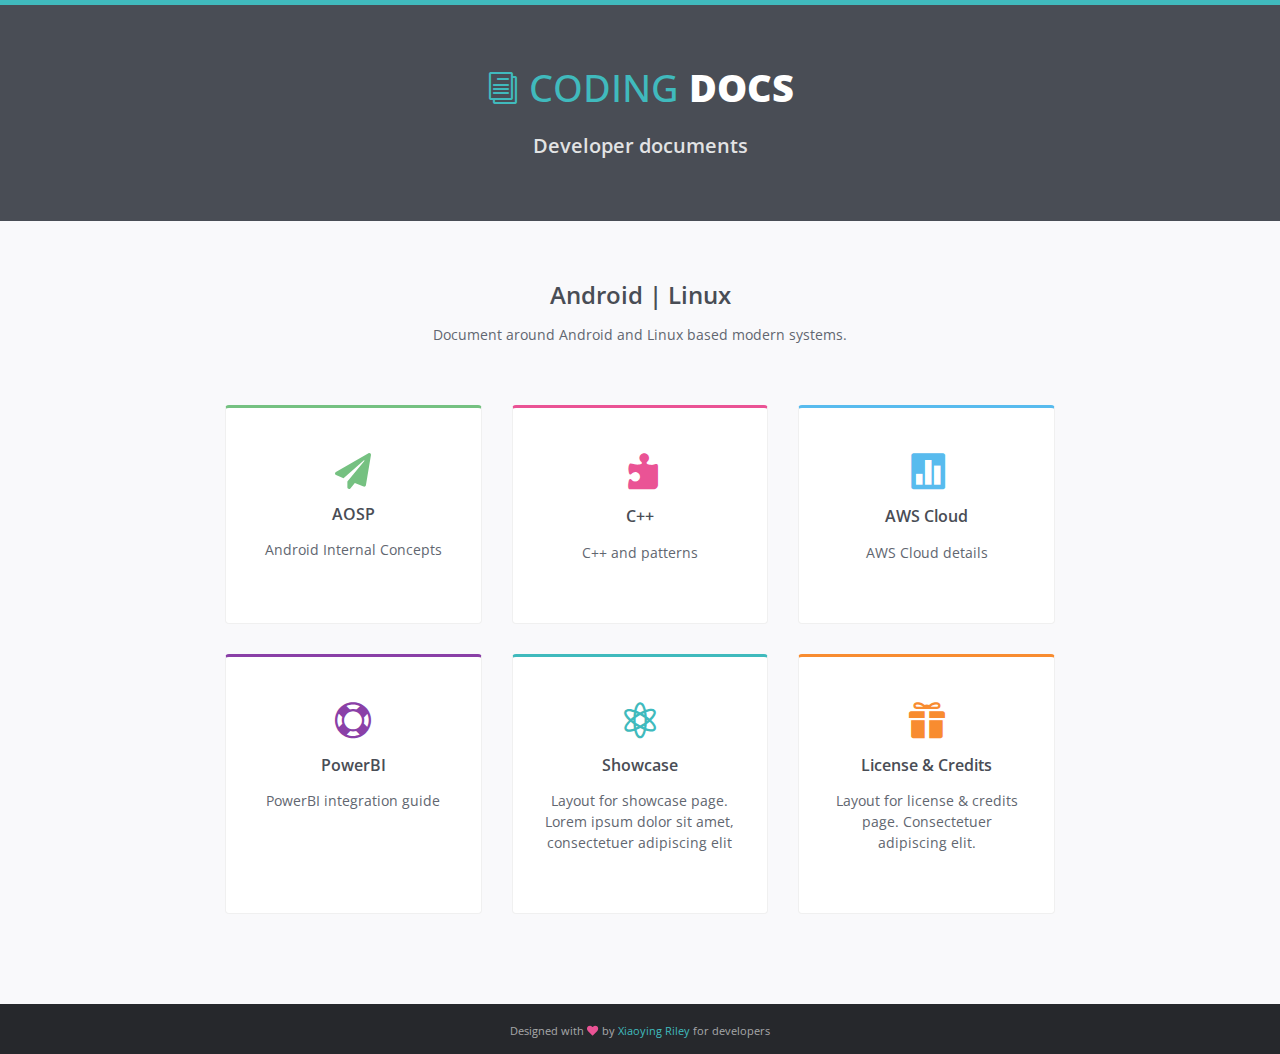
<file: docs/index.html>
<!DOCTYPE html>
<html lang="en">
<head>
    <title>Bootstrap 4 project documentation theme for developers</title>
    <!-- Meta -->
    <meta charset="utf-8">
    <meta http-equiv="X-UA-Compatible" content="IE=edge">
    <meta name="viewport" content="width=device-width, initial-scale=1.0">
    <meta name="description" content="">
    <meta name="author" content="">    
    <link rel="shortcut icon" href="favicon.ico">  
    <link href='https://fonts.googleapis.com/css?family=Open+Sans:300italic,400italic,600italic,700italic,800italic,400,300,600,700,800' rel='stylesheet' type='text/css'>
    <!-- FontAwesome JS -->
    <script defer src="assets/fontawesome/js/all.js"></script>
    <!-- Global CSS -->
    <link rel="stylesheet" href="assets/plugins/bootstrap/css/bootstrap.min.css">   
    <!-- Plugins CSS -->    
    <link rel="stylesheet" href="assets/plugins/elegant_font/css/style.css">    
    <!-- Theme CSS -->
    <link id="theme-style" rel="stylesheet" href="assets/css/styles.css">

</head> 

<body class="landing-page">   
	
	<!-- GITHUB BUTTON JS -->
    <script async defer src="https://buttons.github.io/buttons.js"></script>
     
    <!--FACEBOOK LIKE BUTTON JAVASCRIPT SDK-->
    <div id="fb-root"></div>
    <script async defer crossorigin="anonymous" src="https://connect.facebook.net/en_US/sdk.js#xfbml=1&version=v6.0&appId=994736563909741&autoLogAppEvents=1"></script>
    
    <div class="page-wrapper">
        
        <!-- ******Header****** -->
        <header class="header text-center">
            <div class="container">
                <div class="branding">
                    <h1 class="logo">
                        <span aria-hidden="true" class="icon_documents_alt icon"></span>
                        <span class="text-highlight">Coding </span><span class="text-bold">Docs</span>
                    </h1>
                </div><!--//branding-->
                <div class="tagline">
                    <p>Developer documents</p>
                    <!-- <p>Designed with <i class="fas fa-heart"></i> for developers</p> -->
                </div><!--//tagline-->
                
	             <!-- <div class="main-search-box pt-3 pb-4 d-inline-block">
	                 <form class="form-inline search-form justify-content-center" action="" method="get">
	            
			            <input type="text" placeholder="Enter search terms..." name="search" class="form-control search-input">
			            
			            <button type="submit" class="btn search-btn" value="Search"><i class="fas fa-search"></i></button>
			            
			        </form>
	             </div> -->
                 
                 <!-- social-container -->
                <!-- <div class="social-container" > -->
	                <!-- Replace with your Github Button -->
	                <!-- <div class="github-btn mb-2"> -->
						<!-- <a class="github-button" href="https://github.com/xriley/PrettyDocs-Theme" data-size="large" aria-label="Star xriley/PrettyDocs-Theme on GitHub">Star</a>
                        <a class="github-button" href="https://github.com/xriley" data-size="large" aria-label="Follow @xriley on GitHub">Follow @xriley</a>
	                </div> -->
	                <!-- Replace with your Twitter Button -->
                    <!-- <div class="twitter-tweet">
                        <a href="https://twitter.com/3rdwave_themes?ref_src=twsrc%5Etfw" class="twitter-follow-button" data-show-count="false">Follow @3rdwave_themes</a><script async src="https://platform.twitter.com/widgets.js" charset="utf-8"></script>
                    </div>//tweet -->
                    <!-- Replace with your Facebook Button -->
                    <!-- <div class="fb-like" data-href="https://themes.3rdwavemedia.com/" data-width="" data-layout="button_count" data-action="like" data-size="small" data-share="true"></div>          -->
                 <!-- </div> -->
                 
                
            </div><!--//container-->
        </header><!--//header-->
        
        <section class="cards-section text-center">
            <div class="container">
                <h2 class="title">Android | Linux</h2>
                <div class="intro">
                    <p>Document around Android and Linux based modern systems.</p>
                </div><!--//intro-->
                <div id="cards-wrapper" class="cards-wrapper row">
                    <div class="item item-green col-lg-4 col-6">
                        <div class="item-inner">
                            <div class="icon-holder">
                                <i class="icon fa fa-paper-plane"></i>
                            </div><!--//icon-holder-->
                            <h3 class="title">AOSP</h3>
                            <p class="intro">Android Internal Concepts</p>
                            <a class="link" href="android.html"><span></span></a>
                        </div><!--//item-inner-->
                    </div><!--//item-->
                    <div class="item item-pink item-2 col-lg-4 col-6">
                        <div class="item-inner">
                            <div class="icon-holder">
                                <span aria-hidden="true" class="icon icon_puzzle_alt"></span>
                            </div><!--//icon-holder-->
                            <h3 class="title">C++</h3>
                            <p class="intro">C++ and patterns</p>
                            <a class="link" href="cpp.html"><span></span></a>
                        </div><!--//item-inner-->
                    </div><!--//item-->
                    <div class="item item-blue col-lg-4 col-6">
                        <div class="item-inner">
                            <div class="icon-holder">
                                <span aria-hidden="true" class="icon icon_datareport_alt"></span>
                            </div><!--//icon-holder-->
                            <h3 class="title">AWS Cloud</h3>
                            <p class="intro">AWS Cloud details</p>
                            <a class="link" href="charts.html"><span></span></a>
                        </div><!--//item-inner-->
                    </div><!--//item-->
                    <div class="item item-purple col-lg-4 col-6">
                        <div class="item-inner">
                            <div class="icon-holder">
                                <span aria-hidden="true" class="icon icon_lifesaver"></span>
                            </div><!--//icon-holder-->
                            <h3 class="title">PowerBI</h3>
                            <p class="intro">PowerBI integration guide</p>
                            <a class="link" href="faqs.html"><span></span></a>
                        </div><!--//item-inner-->
                    </div><!--//item-->
                    <div class="item item-primary col-lg-4 col-6">
                        <div class="item-inner">
                            <div class="icon-holder">
                                <span aria-hidden="true" class="icon icon_genius"></span>
                            </div><!--//icon-holder-->
                            <h3 class="title">Showcase</h3>
                            <p class="intro">Layout for showcase page. Lorem ipsum dolor sit amet, consectetuer adipiscing elit </p>
                            <a class="link" href="showcase.html"><span></span></a>
                        </div><!--//item-inner-->
                    </div><!--//item-->
                    <div class="item item-orange col-lg-4 col-6">
                        <div class="item-inner">
                            <div class="icon-holder">
                                <span aria-hidden="true" class="icon icon_gift"></span>
                            </div><!--//icon-holder-->
                            <h3 class="title">License &amp; Credits</h3>
                            <p class="intro">Layout for license &amp; credits page. Consectetuer adipiscing elit.</p>
                            <a class="link" href="license.html"><span></span></a>
                        </div><!--//item-inner-->
                    </div><!--//item-->
                </div><!--//cards-->
                
            </div><!--//container-->
        </section><!--//cards-section-->
    </div><!--//page-wrapper-->
    
    <footer class="footer text-center">
        <div class="container">
            <!--/* This template is free as long as you keep the footer attribution link. If you'd like to use the template without the attribution link, you can buy the commercial license via our website: themes.3rdwavemedia.com Thank you for your support. :) */-->
            <small class="copyright">Designed with <i class="fas fa-heart"></i> by <a href="https://themes.3rdwavemedia.com/" target="_blank">Xiaoying Riley</a> for developers</small>
            
        </div><!--//container-->
    </footer><!--//footer-->
    
     
    <!-- Main Javascript -->          
    <script type="text/javascript" src="assets/plugins/jquery-3.4.1.min.js"></script>
    <script type="text/javascript" src="assets/plugins/bootstrap/js/bootstrap.min.js"></script>     
    <script type="text/javascript" src="assets/plugins/stickyfill/dist/stickyfill.min.js"></script>                                                                
    <script type="text/javascript" src="assets/js/main.js"></script>
    
</body>
</html>
</file>
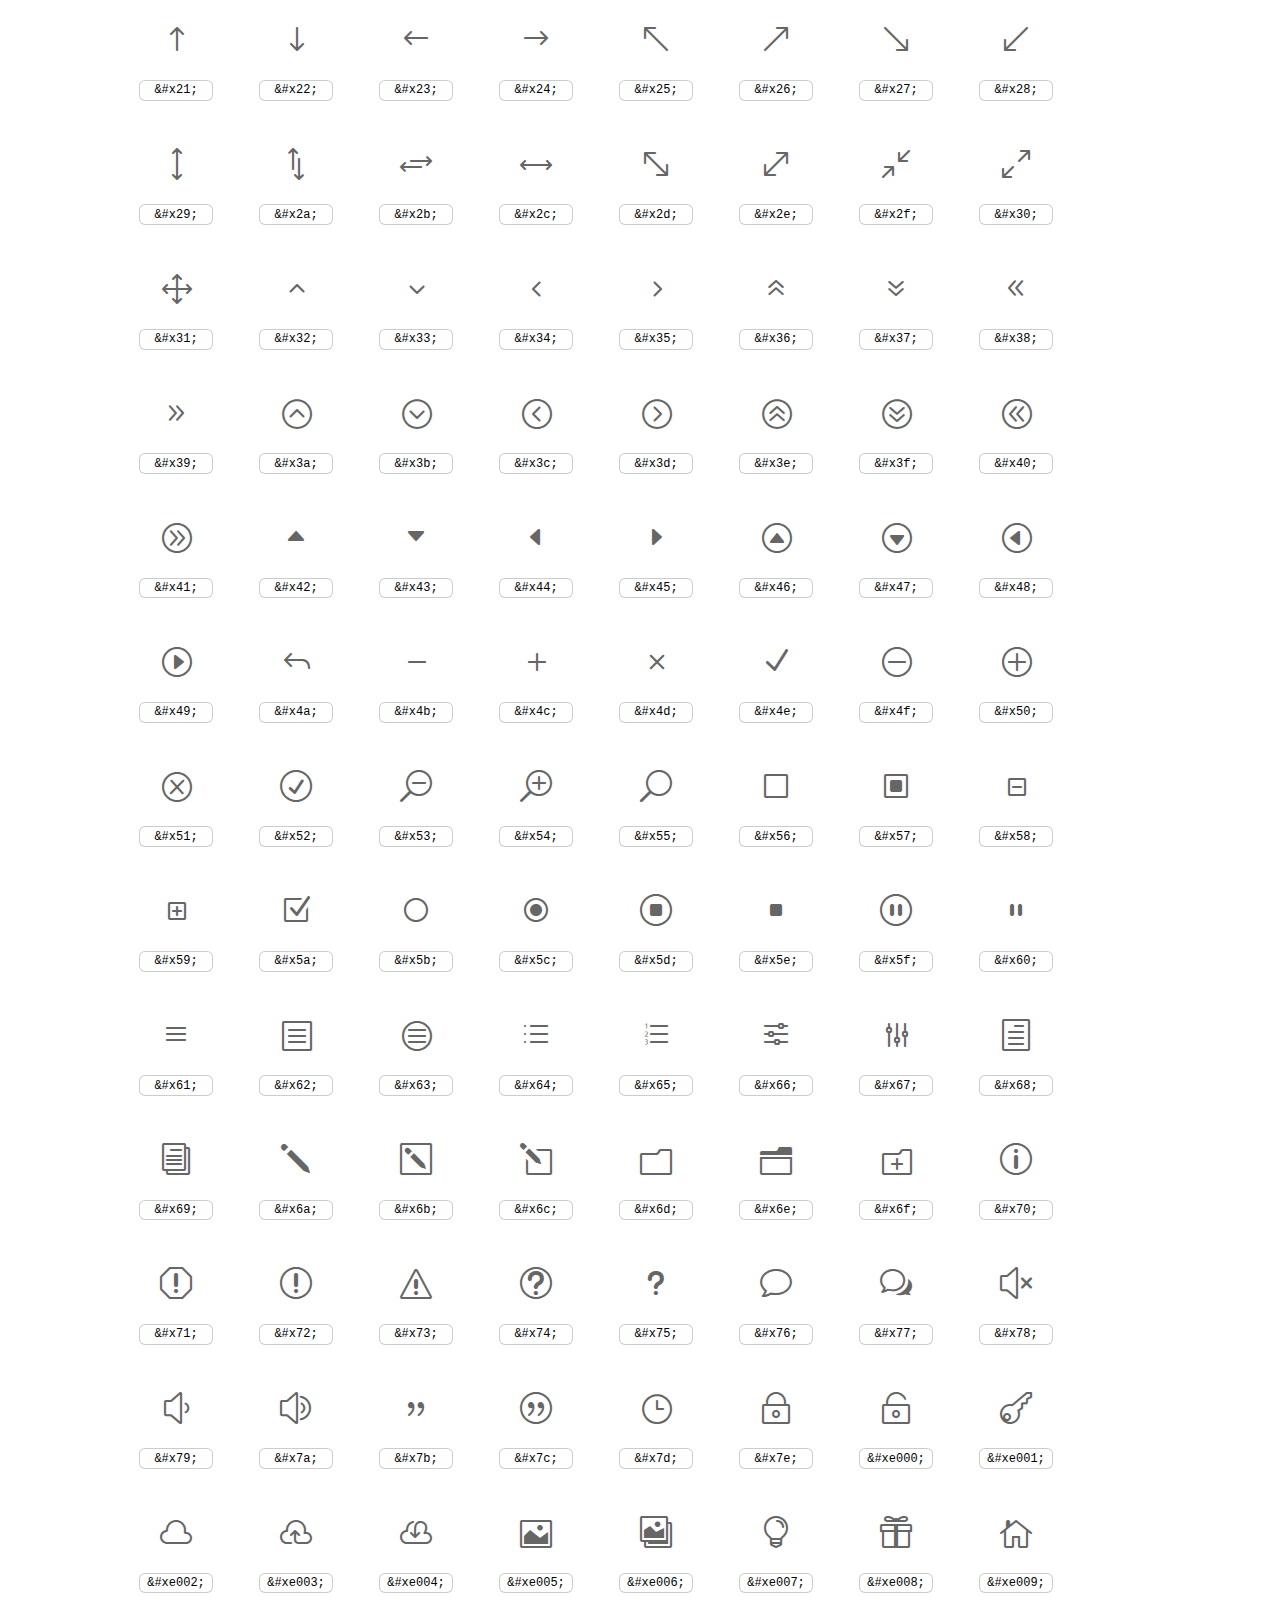
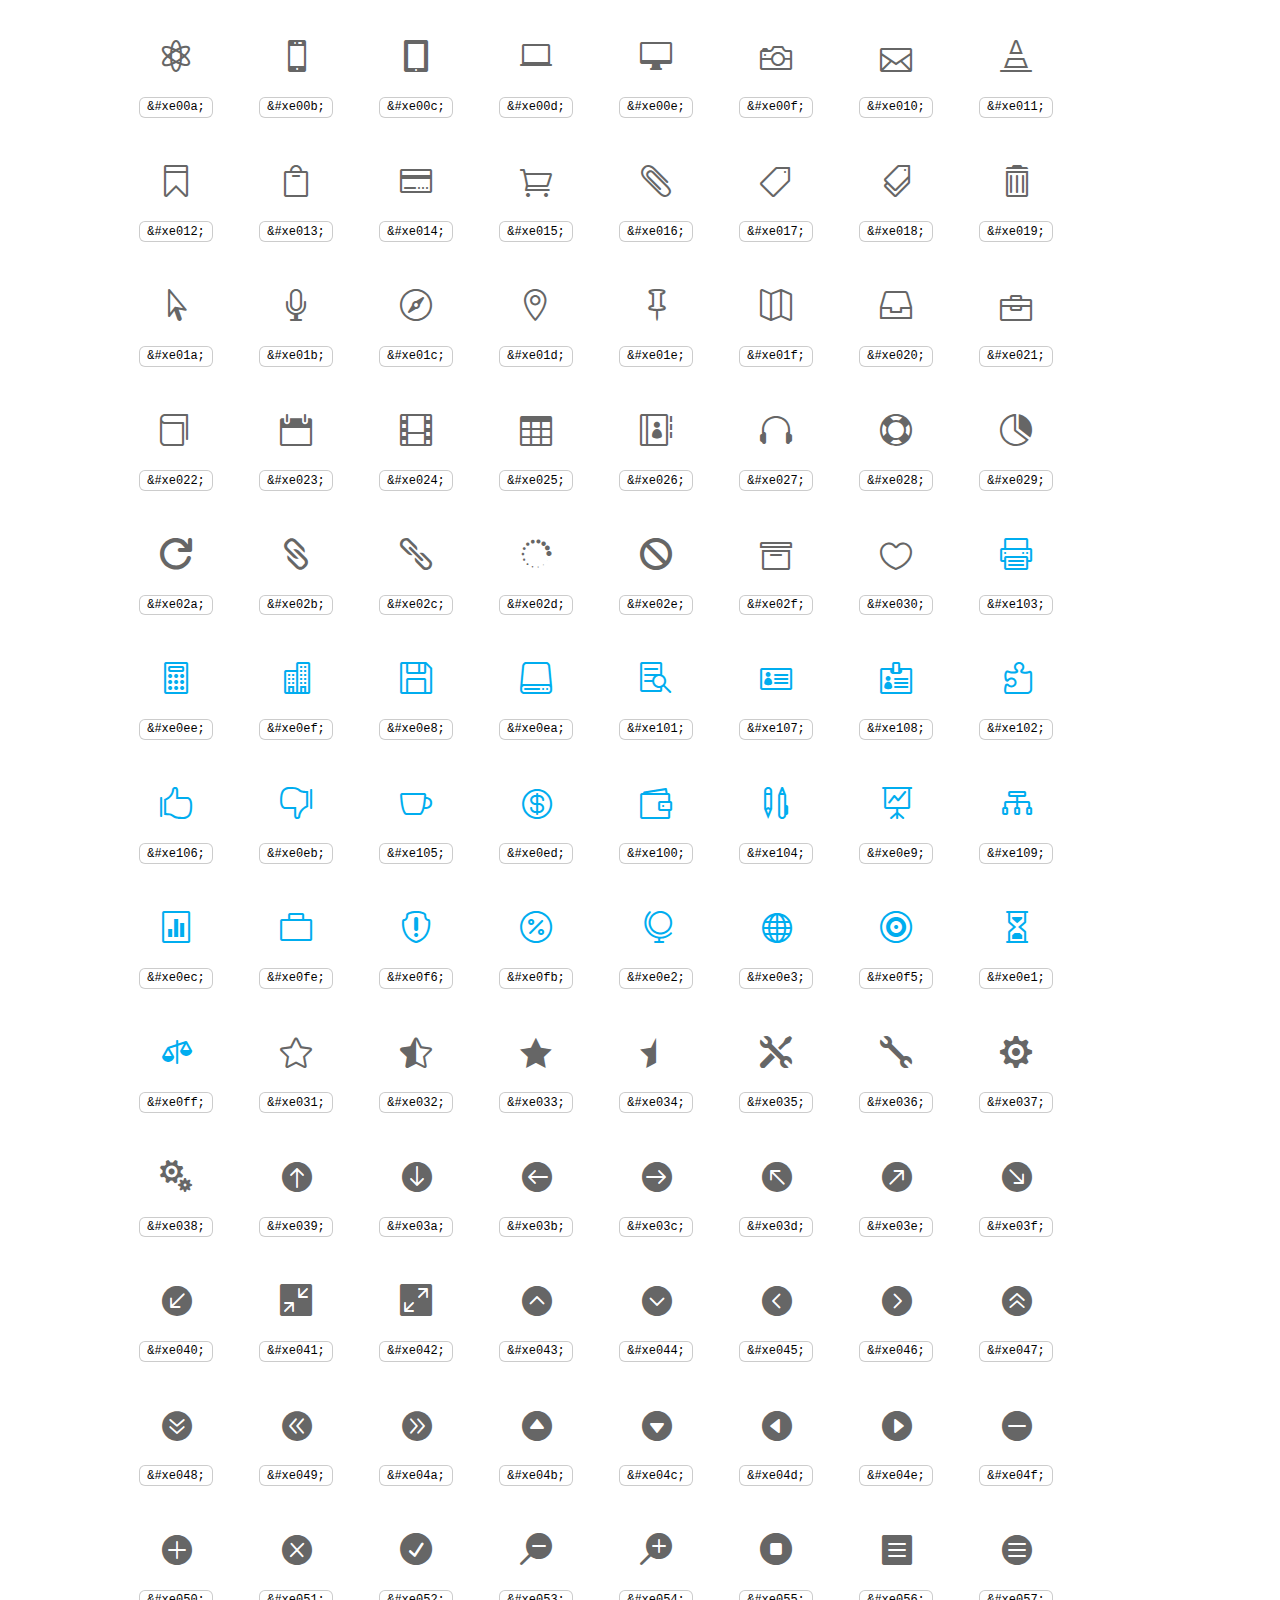
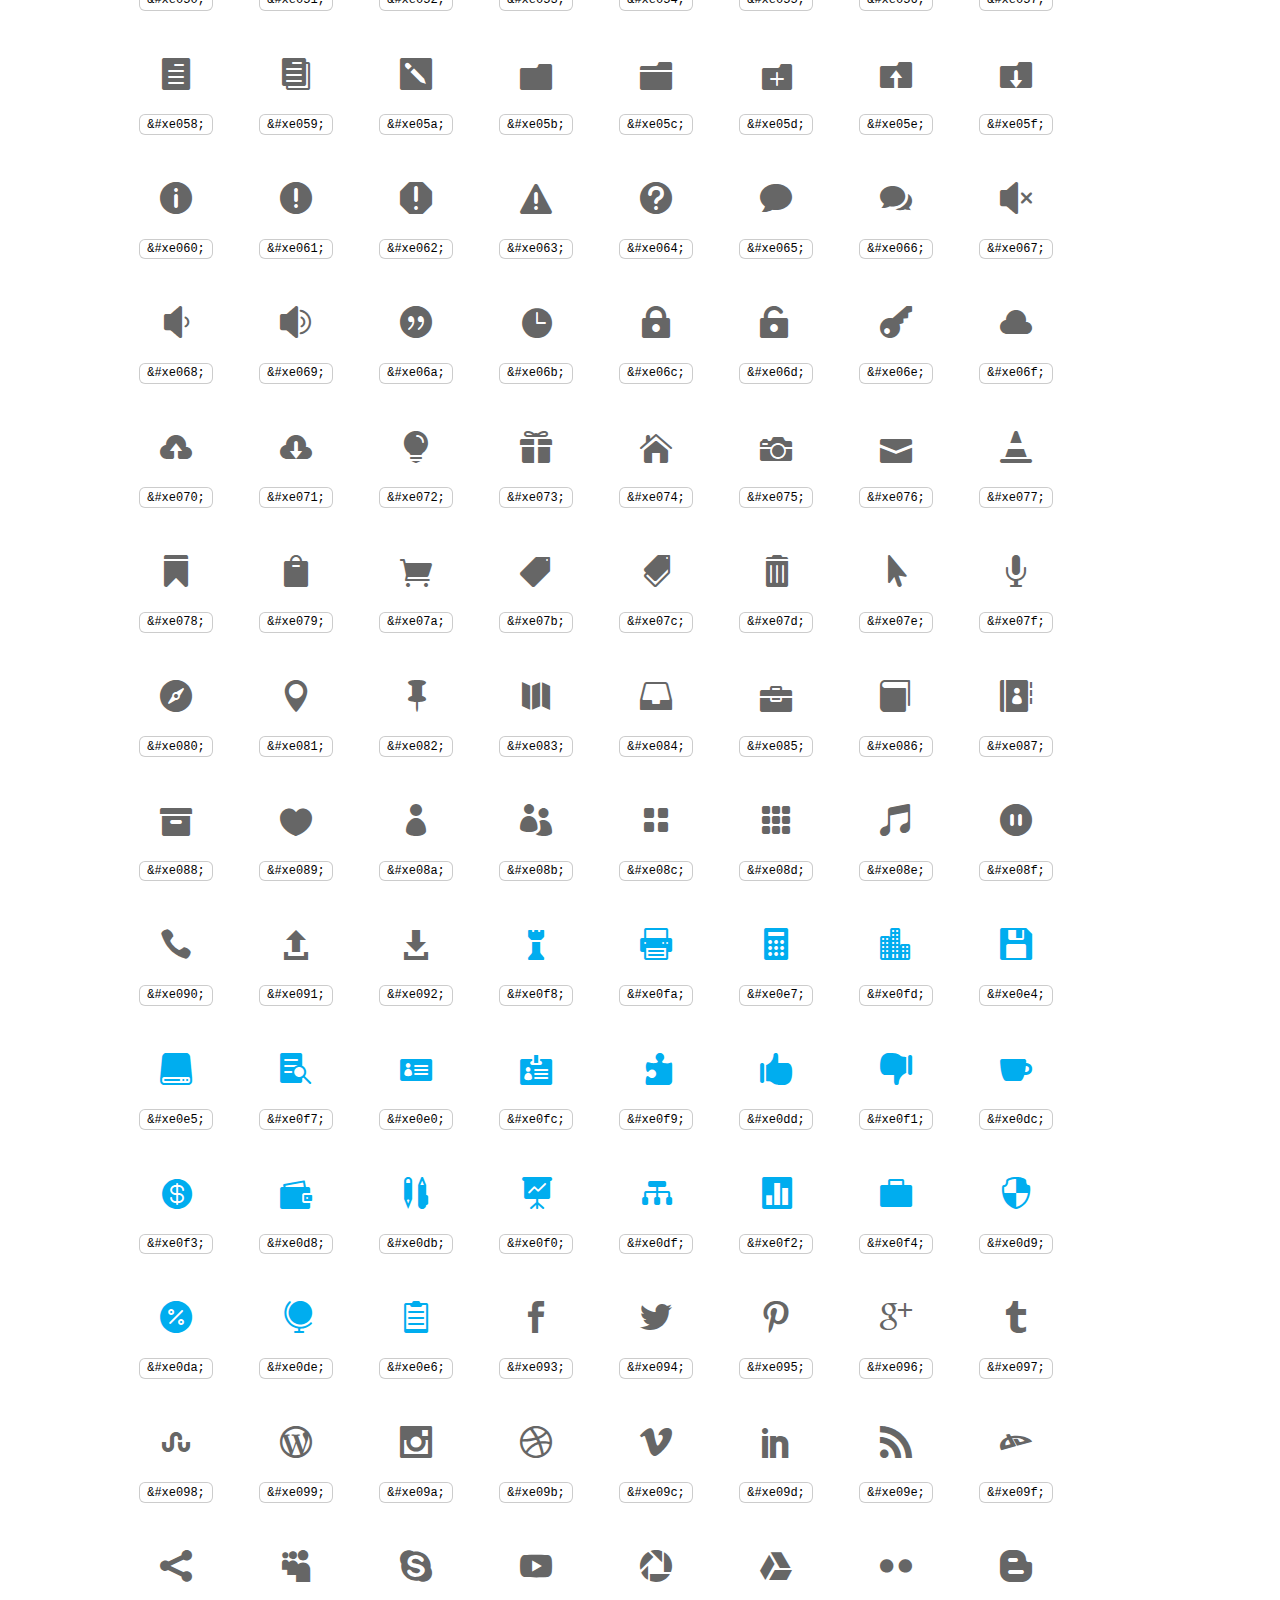
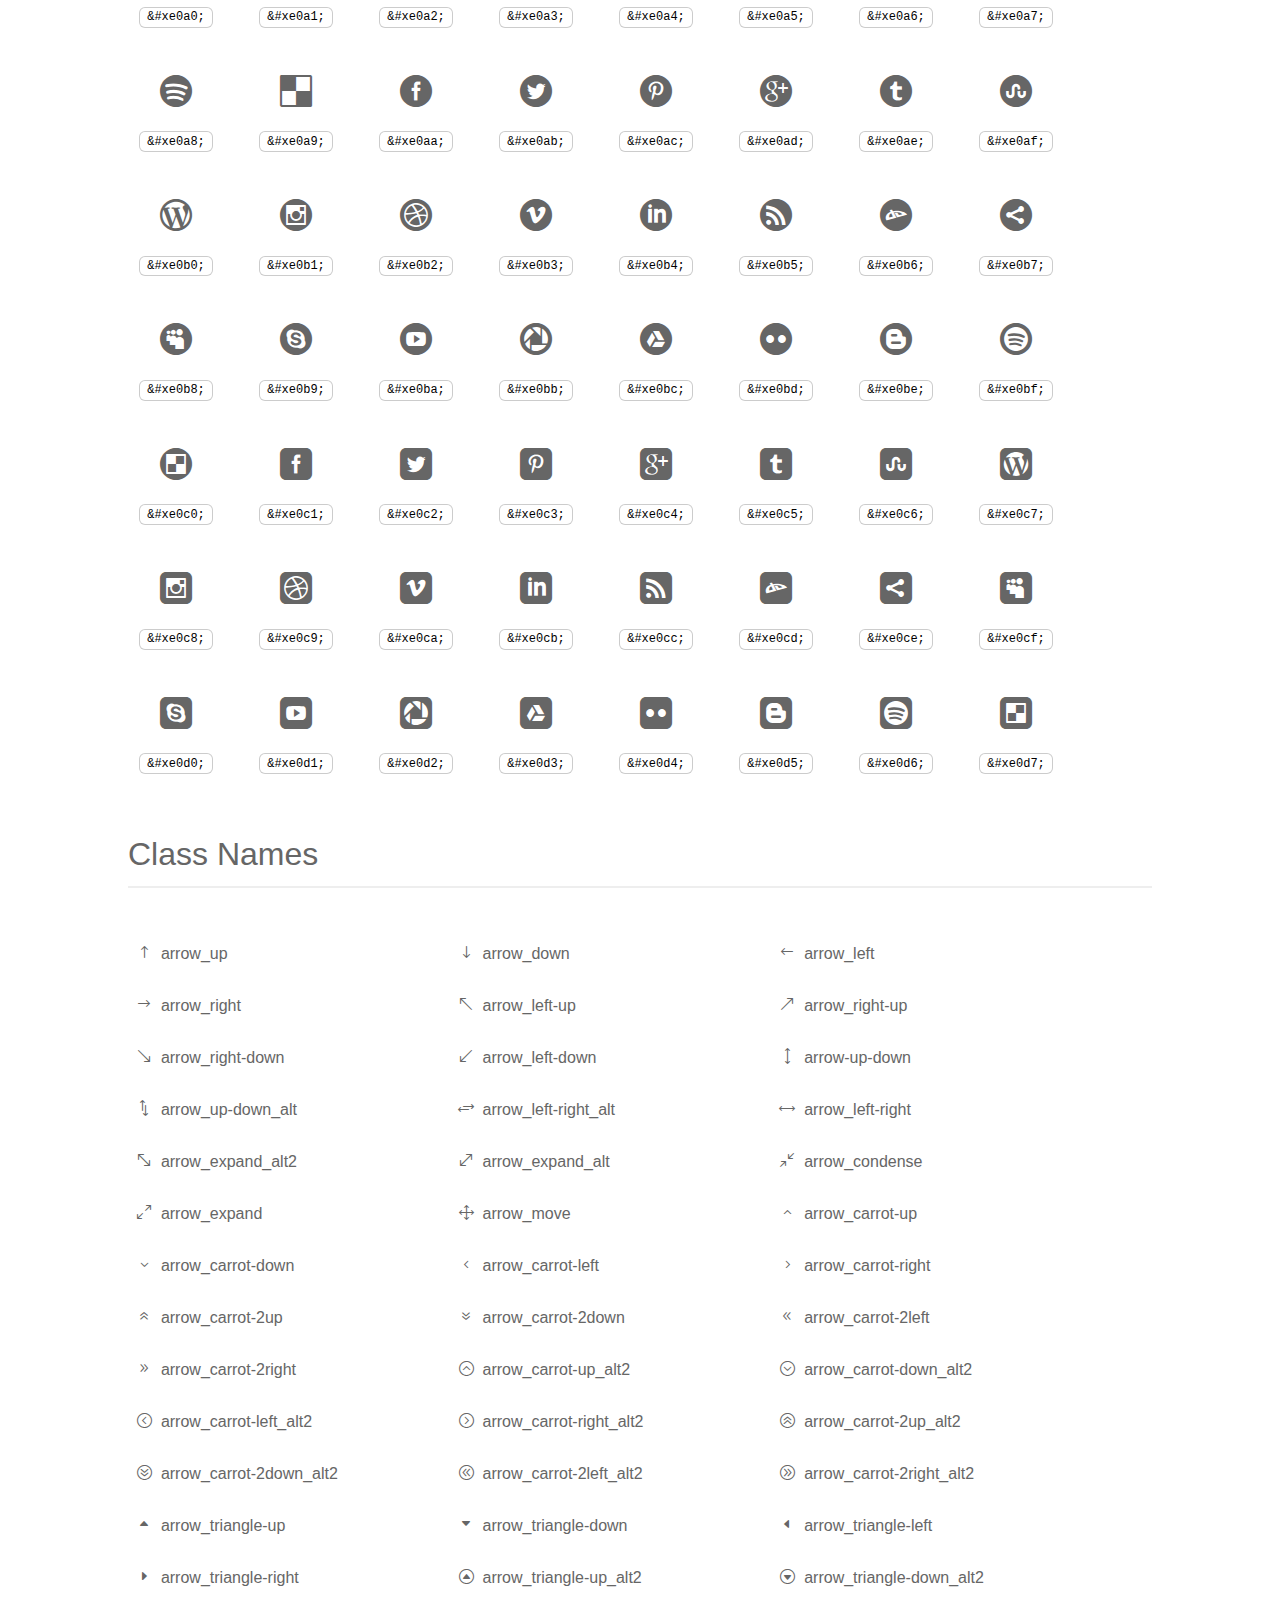
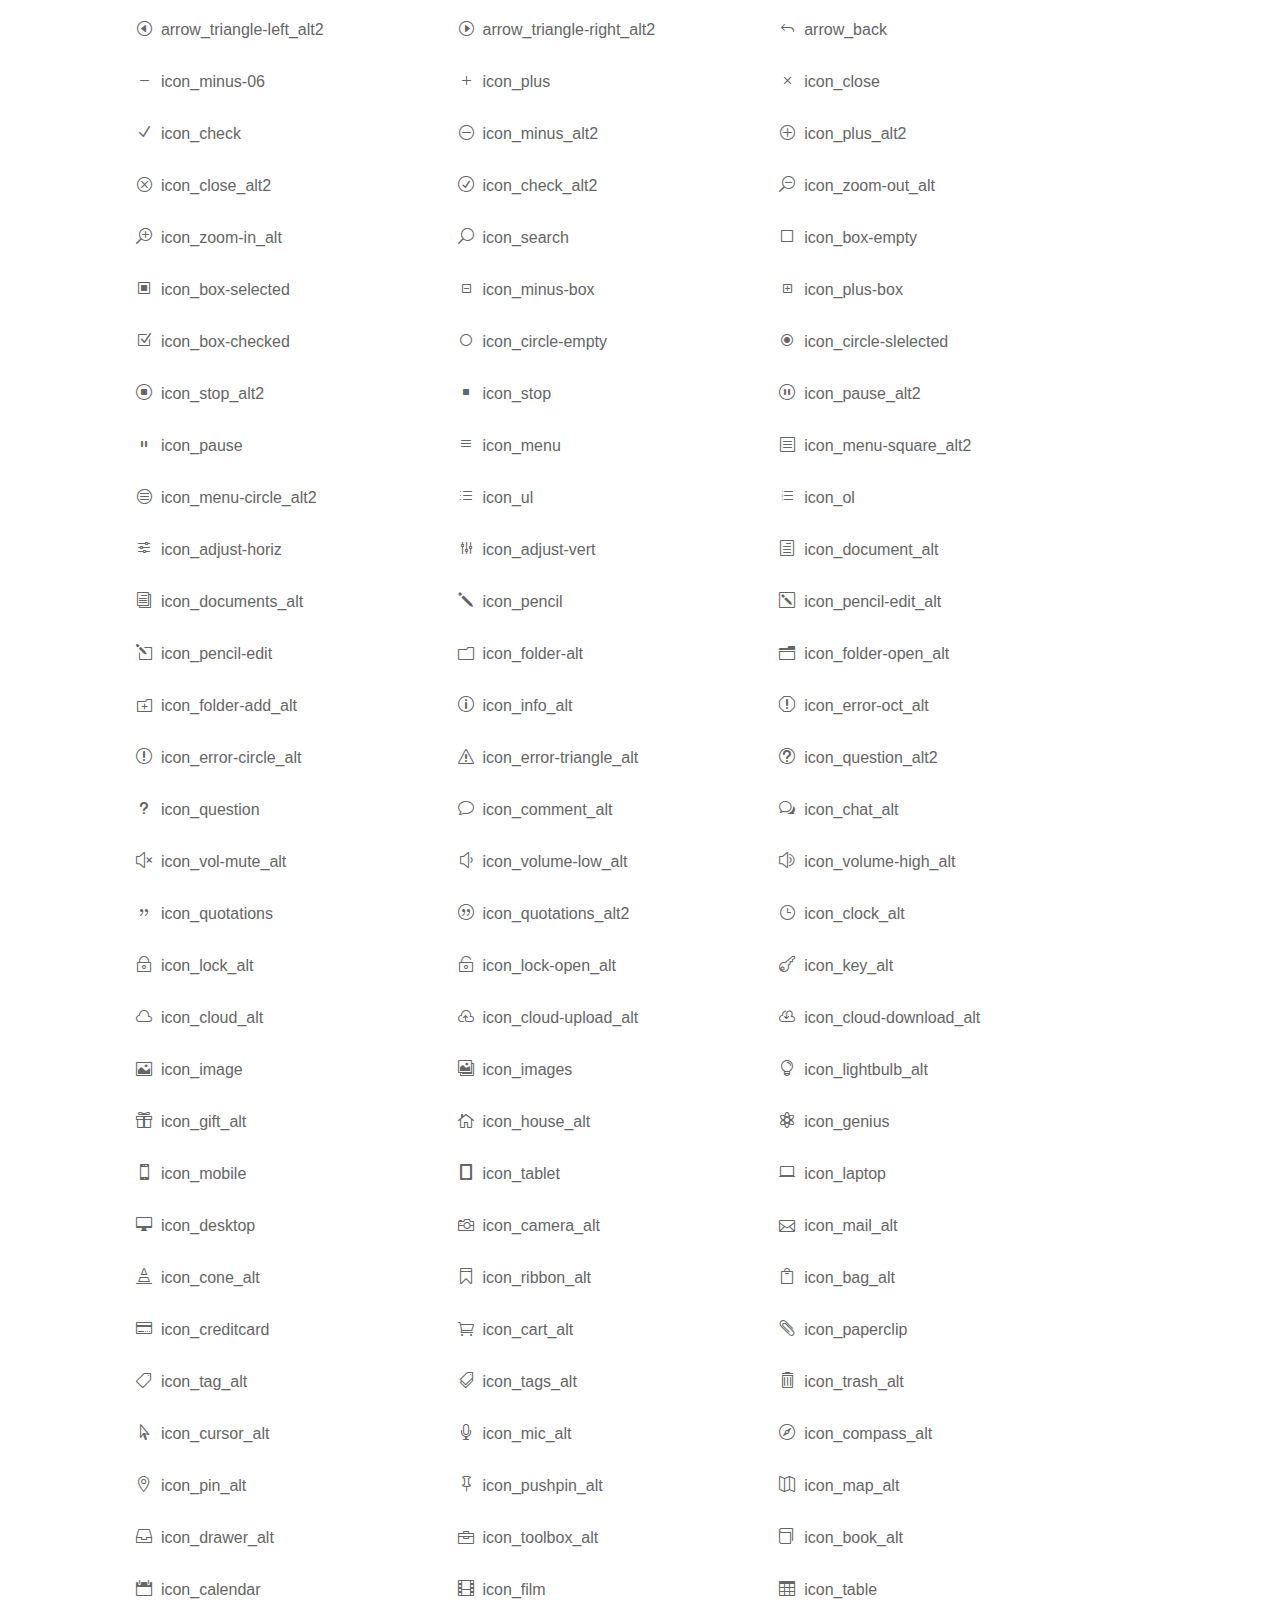
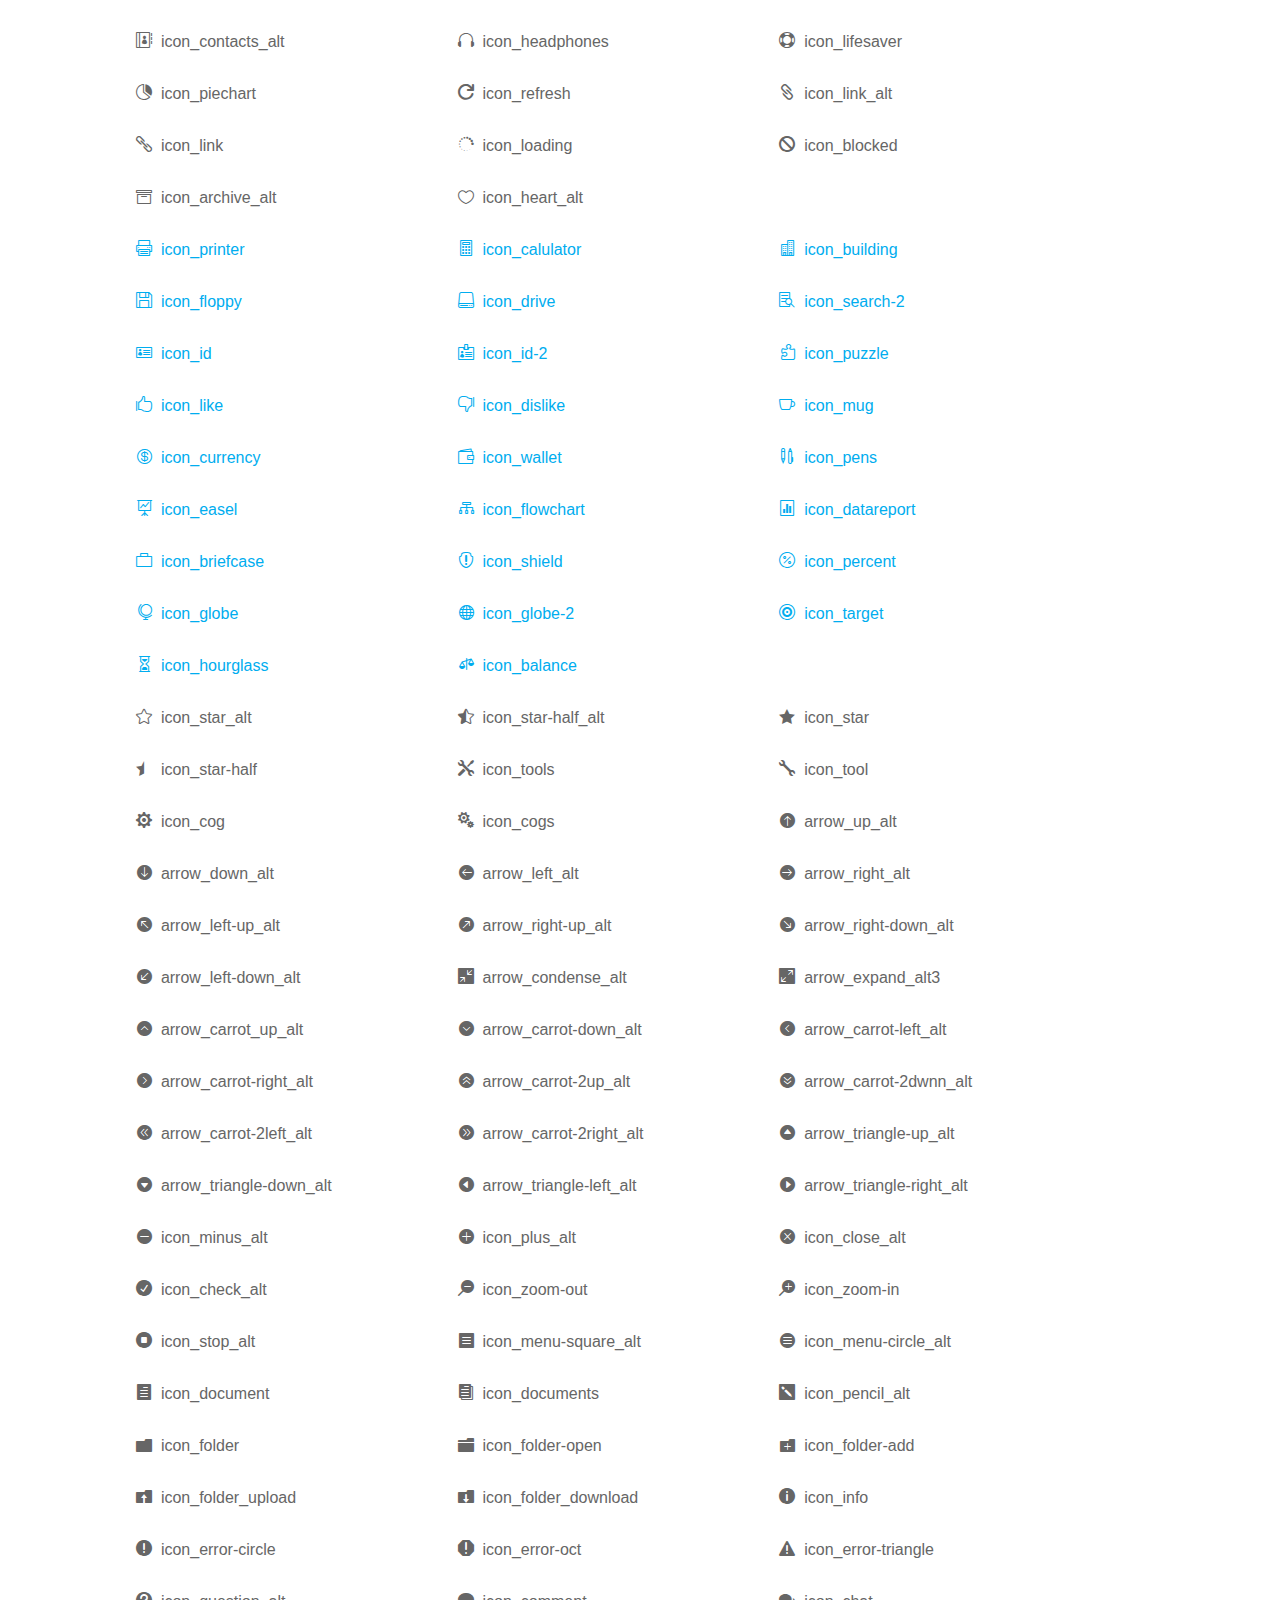
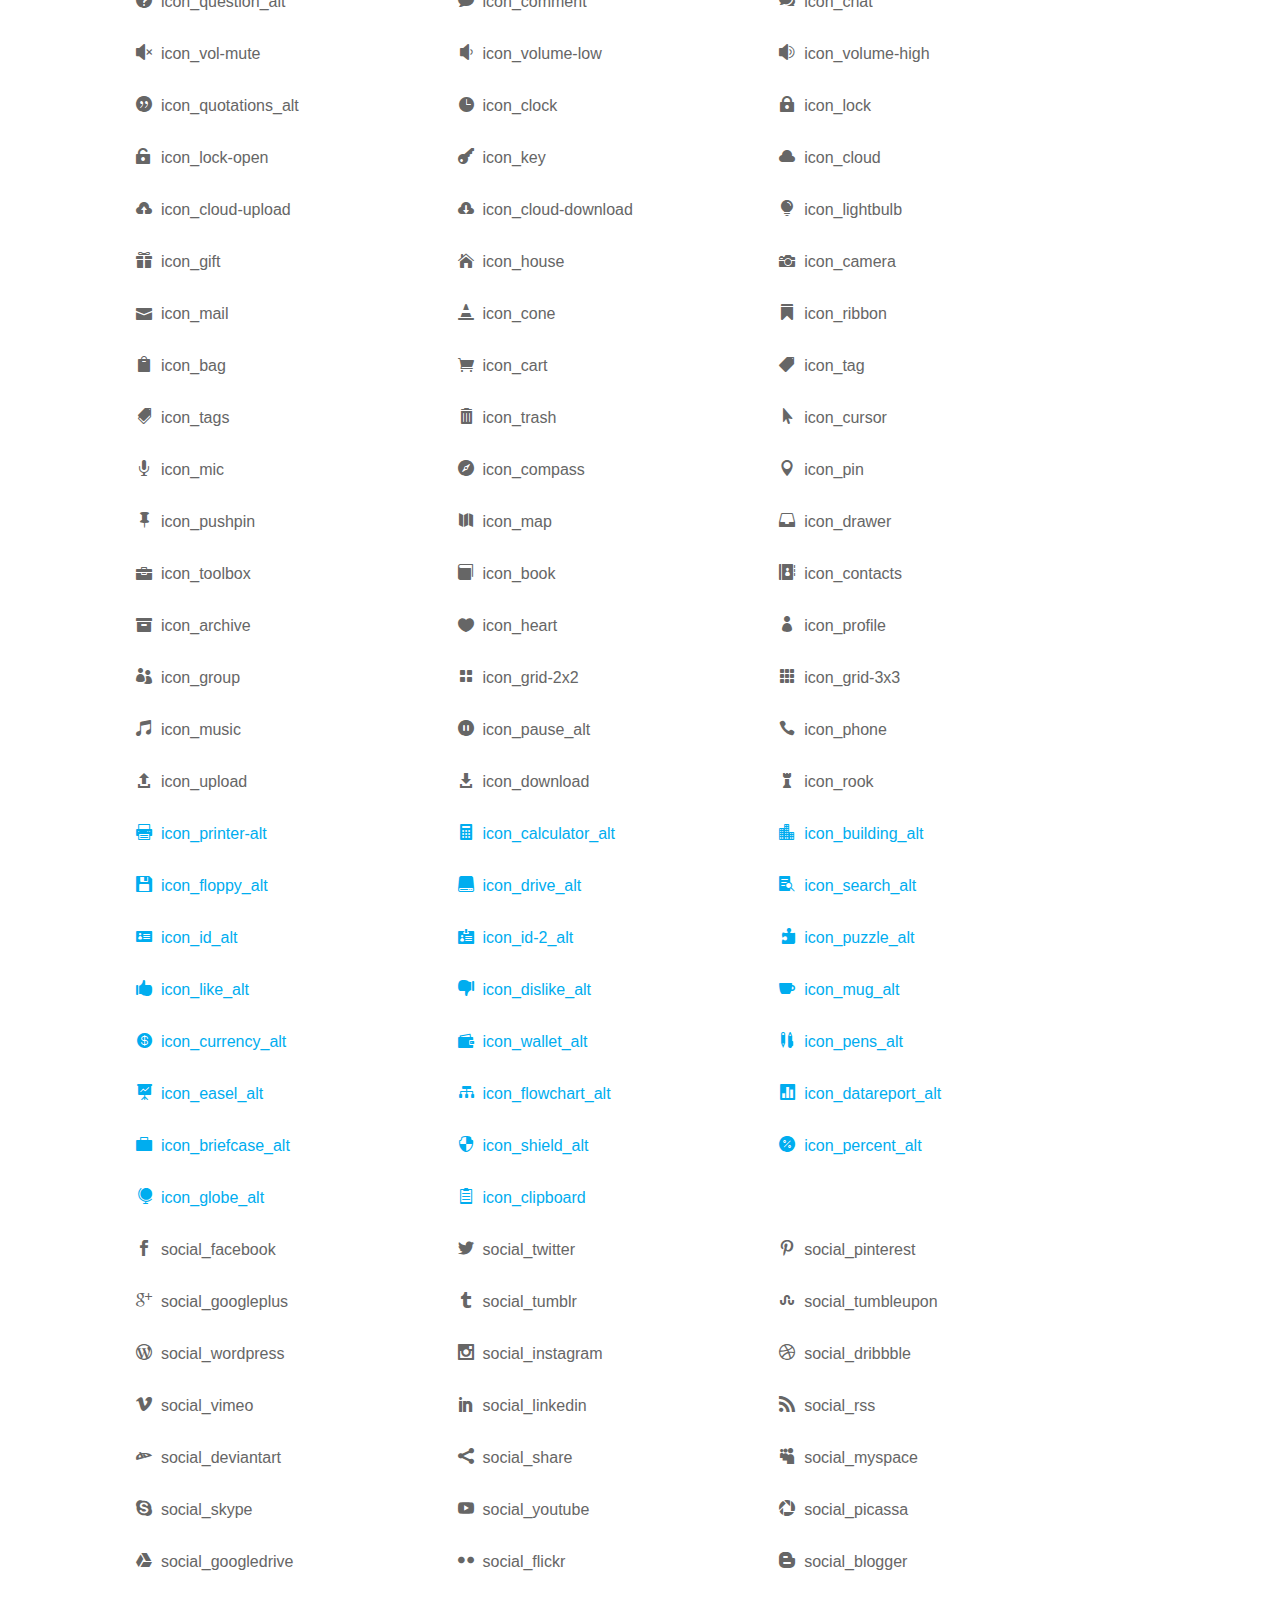
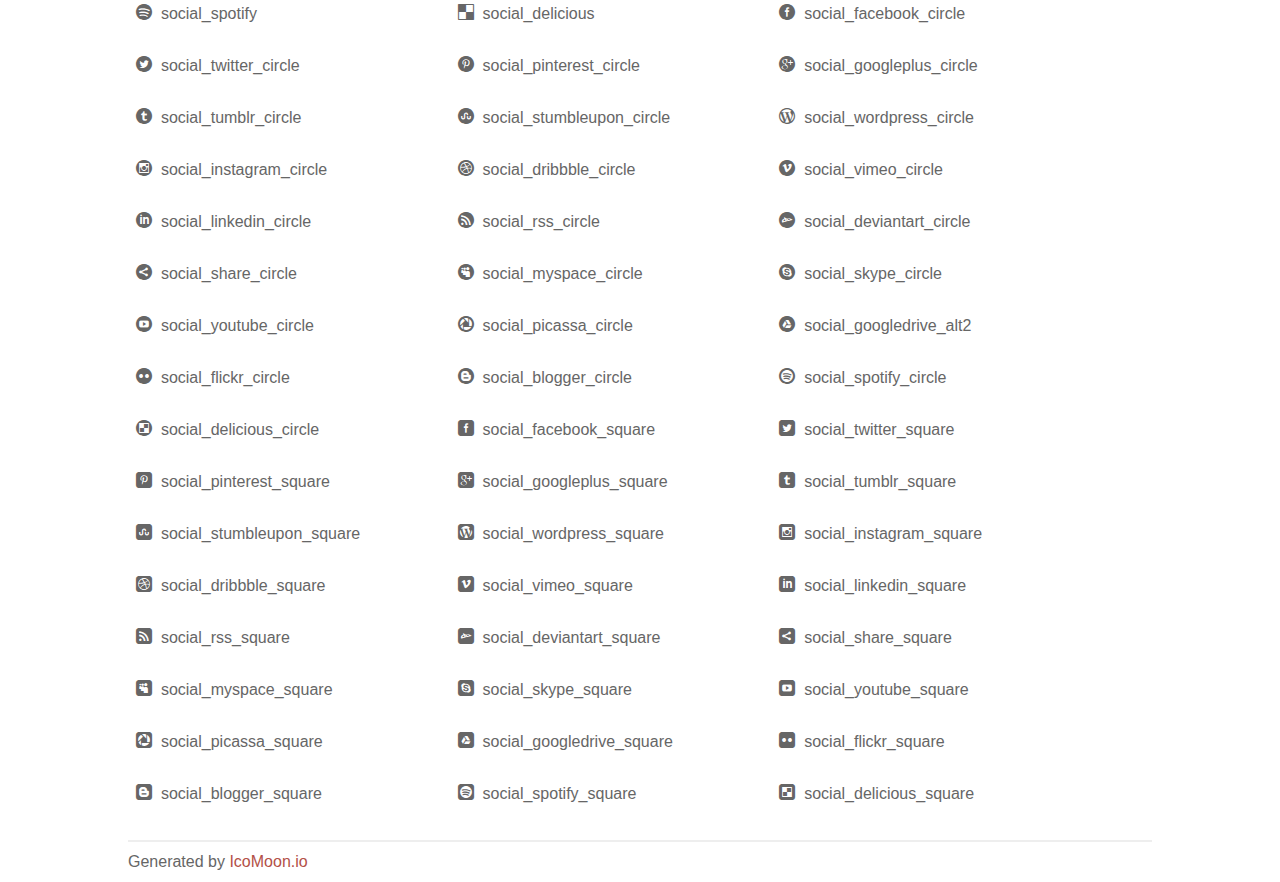
<file: docs/assets/plugins/elegant_font/css/index.html>
<!doctype html>
<html>
<head>
<title>Your Font/Glyphs</title>
<link rel="stylesheet" href="style.css" />
<!--[if lte IE 7]><script src="lte-ie7.js"></script><![endif]-->
<style>
	section, header, footer {display: block;}
	body {
		font-family: sans-serif;
		color: #666;
		line-height: 1.5;
		font-size: 1em;
	}
	* {
		-moz-box-sizing: border-box;
		-webkit-box-sizing: border-box;
		box-sizing: border-box;
		margin: 0;
		padding: 0;
	}
	.glyph {
		float: left;
		text-align: center;
		padding: .75em;
		margin: .4em 1.5em .75em 0;
		width: 6em;
		text-shadow: none;
	}
	
	.glyph input {
		font-family: consolas, monospace;
		font-size: 12px;
		width: 100%;
		text-align: center;
		border: 0;
		box-shadow: 0 0 0 1px #ccc;
		padding: .2em;
                -moz-border-radius: 5px;
                -webkit-border-radius: 5px;
	}
	
	

	.new {
		color:#00adef !important;
	}

	
	.w-main {
		width: 80%;
	}
	.centered {
		margin-left: auto;
		margin-right: auto;
	}
	.fs1 {
		font-size: 2em;
	}
	header {
		margin: 2em 0;
		padding-bottom: .5em;
		color: #666;
		box-shadow: 0 2px #eee;
	}
	header h1 {
		font-size: 2em;
		font-weight: normal;
	}
	.clearfix:before, .clearfix:after { content: ""; display: table; }
	.clearfix:after, .clear { clear: both; }
	footer {
		margin-top: 2em;
		padding: .5em 0;
		box-shadow: 0 -2px #eee;
	}
	a, a:visited {
		color: #B35047;
		text-decoration: none;
	}
	a:hover, a:focus {color: #000;}
	
	.box1 {
		font-size: 16px;
		display: inline-block;
		width: 30%;
		padding: .25em .5em;
		margin: 20px 10px 0 0;
	}
</style>
</head>
<body>
	<div class="w-main centered">
	<section class="mtm clearfix" id="glyphs">
	<div class="glyph">
		<div class="fs1" aria-hidden="true" data-icon="&#x21;"></div>
		<input type="text" readonly value="&amp;#x21;" />
	</div>
	<div class="glyph">
		<div class="fs1" aria-hidden="true" data-icon="&#x22;"></div>
		<input type="text" readonly value="&amp;#x22;" />
	</div>
	<div class="glyph">
		<div class="fs1" aria-hidden="true" data-icon="&#x23;"></div>
		<input type="text" readonly value="&amp;#x23;" />
	</div>
	<div class="glyph">
		<div class="fs1" aria-hidden="true" data-icon="&#x24;"></div>
		<input type="text" readonly value="&amp;#x24;" />
	</div>
	<div class="glyph">
		<div class="fs1" aria-hidden="true" data-icon="&#x25;"></div>
		<input type="text" readonly value="&amp;#x25;" />
	</div>
	<div class="glyph">
		<div class="fs1" aria-hidden="true" data-icon="&#x26;"></div>
		<input type="text" readonly value="&amp;#x26;" />
	</div>
	<div class="glyph">
		<div class="fs1" aria-hidden="true" data-icon="&#x27;"></div>
		<input type="text" readonly value="&amp;#x27;" />
	</div>
	<div class="glyph">
		<div class="fs1" aria-hidden="true" data-icon="&#x28;"></div>
		<input type="text" readonly value="&amp;#x28;" />
	</div>
	<div class="glyph">
		<div class="fs1" aria-hidden="true" data-icon="&#x29;"></div>
		<input type="text" readonly value="&amp;#x29;" />
	</div>
	<div class="glyph">
		<div class="fs1" aria-hidden="true" data-icon="&#x2a;"></div>
		<input type="text" readonly value="&amp;#x2a;" />
	</div>
	<div class="glyph">
		<div class="fs1" aria-hidden="true" data-icon="&#x2b;"></div>
		<input type="text" readonly value="&amp;#x2b;" />
	</div>
	<div class="glyph">
		<div class="fs1" aria-hidden="true" data-icon="&#x2c;"></div>
		<input type="text" readonly value="&amp;#x2c;" />
	</div>
	<div class="glyph">
		<div class="fs1" aria-hidden="true" data-icon="&#x2d;"></div>
		<input type="text" readonly value="&amp;#x2d;" />
	</div>
	<div class="glyph">
		<div class="fs1" aria-hidden="true" data-icon="&#x2e;"></div>
		<input type="text" readonly value="&amp;#x2e;" />
	</div>
	<div class="glyph">
		<div class="fs1" aria-hidden="true" data-icon="&#x2f;"></div>
		<input type="text" readonly value="&amp;#x2f;" />
	</div>
	<div class="glyph">
		<div class="fs1" aria-hidden="true" data-icon="&#x30;"></div>
		<input type="text" readonly value="&amp;#x30;" />
	</div>
	<div class="glyph">
		<div class="fs1" aria-hidden="true" data-icon="&#x31;"></div>
		<input type="text" readonly value="&amp;#x31;" />
	</div>
	<div class="glyph">
		<div class="fs1" aria-hidden="true" data-icon="&#x32;"></div>
		<input type="text" readonly value="&amp;#x32;" />
	</div>
	<div class="glyph">
		<div class="fs1" aria-hidden="true" data-icon="&#x33;"></div>
		<input type="text" readonly value="&amp;#x33;" />
	</div>
	<div class="glyph">
		<div class="fs1" aria-hidden="true" data-icon="&#x34;"></div>
		<input type="text" readonly value="&amp;#x34;" />
	</div>
	<div class="glyph">
		<div class="fs1" aria-hidden="true" data-icon="&#x35;"></div>
		<input type="text" readonly value="&amp;#x35;" />
	</div>
	<div class="glyph">
		<div class="fs1" aria-hidden="true" data-icon="&#x36;"></div>
		<input type="text" readonly value="&amp;#x36;" />
	</div>
	<div class="glyph">
		<div class="fs1" aria-hidden="true" data-icon="&#x37;"></div>
		<input type="text" readonly value="&amp;#x37;" />
	</div>
	<div class="glyph">
		<div class="fs1" aria-hidden="true" data-icon="&#x38;"></div>
		<input type="text" readonly value="&amp;#x38;" />
	</div>
	<div class="glyph">
		<div class="fs1" aria-hidden="true" data-icon="&#x39;"></div>
		<input type="text" readonly value="&amp;#x39;" />
	</div>
	<div class="glyph">
		<div class="fs1" aria-hidden="true" data-icon="&#x3a;"></div>
		<input type="text" readonly value="&amp;#x3a;" />
	</div>
	<div class="glyph">
		<div class="fs1" aria-hidden="true" data-icon="&#x3b;"></div>
		<input type="text" readonly value="&amp;#x3b;" />
	</div>
	<div class="glyph">
		<div class="fs1" aria-hidden="true" data-icon="&#x3c;"></div>
		<input type="text" readonly value="&amp;#x3c;" />
	</div>
	<div class="glyph">
		<div class="fs1" aria-hidden="true" data-icon="&#x3d;"></div>
		<input type="text" readonly value="&amp;#x3d;" />
	</div>
	<div class="glyph">
		<div class="fs1" aria-hidden="true" data-icon="&#x3e;"></div>
		<input type="text" readonly value="&amp;#x3e;" />
	</div>
	<div class="glyph">
		<div class="fs1" aria-hidden="true" data-icon="&#x3f;"></div>
		<input type="text" readonly value="&amp;#x3f;" />
	</div>
	<div class="glyph">
		<div class="fs1" aria-hidden="true" data-icon="&#x40;"></div>
		<input type="text" readonly value="&amp;#x40;" />
	</div>
	<div class="glyph">
		<div class="fs1" aria-hidden="true" data-icon="&#x41;"></div>
		<input type="text" readonly value="&amp;#x41;" />
	</div>
	<div class="glyph">
		<div class="fs1" aria-hidden="true" data-icon="&#x42;"></div>
		<input type="text" readonly value="&amp;#x42;" />
	</div>
	<div class="glyph">
		<div class="fs1" aria-hidden="true" data-icon="&#x43;"></div>
		<input type="text" readonly value="&amp;#x43;" />
	</div>
	<div class="glyph">
		<div class="fs1" aria-hidden="true" data-icon="&#x44;"></div>
		<input type="text" readonly value="&amp;#x44;" />
	</div>
	<div class="glyph">
		<div class="fs1" aria-hidden="true" data-icon="&#x45;"></div>
		<input type="text" readonly value="&amp;#x45;" />
	</div>
	<div class="glyph">
		<div class="fs1" aria-hidden="true" data-icon="&#x46;"></div>
		<input type="text" readonly value="&amp;#x46;" />
	</div>
	<div class="glyph">
		<div class="fs1" aria-hidden="true" data-icon="&#x47;"></div>
		<input type="text" readonly value="&amp;#x47;" />
	</div>
	<div class="glyph">
		<div class="fs1" aria-hidden="true" data-icon="&#x48;"></div>
		<input type="text" readonly value="&amp;#x48;" />
	</div>
	<div class="glyph">
		<div class="fs1" aria-hidden="true" data-icon="&#x49;"></div>
		<input type="text" readonly value="&amp;#x49;" />
	</div>
	<div class="glyph">
		<div class="fs1" aria-hidden="true" data-icon="&#x4a;"></div>
		<input type="text" readonly value="&amp;#x4a;" />
	</div>
	<div class="glyph">
		<div class="fs1" aria-hidden="true" data-icon="&#x4b;"></div>
		<input type="text" readonly value="&amp;#x4b;" />
	</div>
	<div class="glyph">
		<div class="fs1" aria-hidden="true" data-icon="&#x4c;"></div>
		<input type="text" readonly value="&amp;#x4c;" />
	</div>
	<div class="glyph">
		<div class="fs1" aria-hidden="true" data-icon="&#x4d;"></div>
		<input type="text" readonly value="&amp;#x4d;" />
	</div>
	<div class="glyph">
		<div class="fs1" aria-hidden="true" data-icon="&#x4e;"></div>
		<input type="text" readonly value="&amp;#x4e;" />
	</div>
	<div class="glyph">
		<div class="fs1" aria-hidden="true" data-icon="&#x4f;"></div>
		<input type="text" readonly value="&amp;#x4f;" />
	</div>
	<div class="glyph">
		<div class="fs1" aria-hidden="true" data-icon="&#x50;"></div>
		<input type="text" readonly value="&amp;#x50;" />
	</div>
	<div class="glyph">
		<div class="fs1" aria-hidden="true" data-icon="&#x51;"></div>
		<input type="text" readonly value="&amp;#x51;" />
	</div>
	<div class="glyph">
		<div class="fs1" aria-hidden="true" data-icon="&#x52;"></div>
		<input type="text" readonly value="&amp;#x52;" />
	</div>
	<div class="glyph">
		<div class="fs1" aria-hidden="true" data-icon="&#x53;"></div>
		<input type="text" readonly value="&amp;#x53;" />
	</div>
	<div class="glyph">
		<div class="fs1" aria-hidden="true" data-icon="&#x54;"></div>
		<input type="text" readonly value="&amp;#x54;" />
	</div>
	<div class="glyph">
		<div class="fs1" aria-hidden="true" data-icon="&#x55;"></div>
		<input type="text" readonly value="&amp;#x55;" />
	</div>
	<div class="glyph">
		<div class="fs1" aria-hidden="true" data-icon="&#x56;"></div>
		<input type="text" readonly value="&amp;#x56;" />
	</div>
	<div class="glyph">
		<div class="fs1" aria-hidden="true" data-icon="&#x57;"></div>
		<input type="text" readonly value="&amp;#x57;" />
	</div>
	<div class="glyph">
		<div class="fs1" aria-hidden="true" data-icon="&#x58;"></div>
		<input type="text" readonly value="&amp;#x58;" />
	</div>
	<div class="glyph">
		<div class="fs1" aria-hidden="true" data-icon="&#x59;"></div>
		<input type="text" readonly value="&amp;#x59;" />
	</div>
	<div class="glyph">
		<div class="fs1" aria-hidden="true" data-icon="&#x5a;"></div>
		<input type="text" readonly value="&amp;#x5a;" />
	</div>
	<div class="glyph">
		<div class="fs1" aria-hidden="true" data-icon="&#x5b;"></div>
		<input type="text" readonly value="&amp;#x5b;" />
	</div>
	<div class="glyph">
		<div class="fs1" aria-hidden="true" data-icon="&#x5c;"></div>
		<input type="text" readonly value="&amp;#x5c;" />
	</div>
	<div class="glyph">
		<div class="fs1" aria-hidden="true" data-icon="&#x5d;"></div>
		<input type="text" readonly value="&amp;#x5d;" />
	</div>
	<div class="glyph">
		<div class="fs1" aria-hidden="true" data-icon="&#x5e;"></div>
		<input type="text" readonly value="&amp;#x5e;" />
	</div>
	<div class="glyph">
		<div class="fs1" aria-hidden="true" data-icon="&#x5f;"></div>
		<input type="text" readonly value="&amp;#x5f;" />
	</div>
	<div class="glyph">
		<div class="fs1" aria-hidden="true" data-icon="&#x60;"></div>
		<input type="text" readonly value="&amp;#x60;" />
	</div>
	<div class="glyph">
		<div class="fs1" aria-hidden="true" data-icon="&#x61;"></div>
		<input type="text" readonly value="&amp;#x61;" />
	</div>
	<div class="glyph">
		<div class="fs1" aria-hidden="true" data-icon="&#x62;"></div>
		<input type="text" readonly value="&amp;#x62;" />
	</div>
	<div class="glyph">
		<div class="fs1" aria-hidden="true" data-icon="&#x63;"></div>
		<input type="text" readonly value="&amp;#x63;" />
	</div>
	<div class="glyph">
		<div class="fs1" aria-hidden="true" data-icon="&#x64;"></div>
		<input type="text" readonly value="&amp;#x64;" />
	</div>
	<div class="glyph">
		<div class="fs1" aria-hidden="true" data-icon="&#x65;"></div>
		<input type="text" readonly value="&amp;#x65;" />
	</div>
	<div class="glyph">
		<div class="fs1" aria-hidden="true" data-icon="&#x66;"></div>
		<input type="text" readonly value="&amp;#x66;" />
	</div>
	<div class="glyph">
		<div class="fs1" aria-hidden="true" data-icon="&#x67;"></div>
		<input type="text" readonly value="&amp;#x67;" />
	</div>
	<div class="glyph">
		<div class="fs1" aria-hidden="true" data-icon="&#x68;"></div>
		<input type="text" readonly value="&amp;#x68;" />
	</div>
	<div class="glyph">
		<div class="fs1" aria-hidden="true" data-icon="&#x69;"></div>
		<input type="text" readonly value="&amp;#x69;" />
	</div>
	<div class="glyph">
		<div class="fs1" aria-hidden="true" data-icon="&#x6a;"></div>
		<input type="text" readonly value="&amp;#x6a;" />
	</div>
	<div class="glyph">
		<div class="fs1" aria-hidden="true" data-icon="&#x6b;"></div>
		<input type="text" readonly value="&amp;#x6b;" />
	</div>
	<div class="glyph">
		<div class="fs1" aria-hidden="true" data-icon="&#x6c;"></div>
		<input type="text" readonly value="&amp;#x6c;" />
	</div>
	<div class="glyph">
		<div class="fs1" aria-hidden="true" data-icon="&#x6d;"></div>
		<input type="text" readonly value="&amp;#x6d;" />
	</div>
	<div class="glyph">
		<div class="fs1" aria-hidden="true" data-icon="&#x6e;"></div>
		<input type="text" readonly value="&amp;#x6e;" />
	</div>
	<div class="glyph">
		<div class="fs1" aria-hidden="true" data-icon="&#x6f;"></div>
		<input type="text" readonly value="&amp;#x6f;" />
	</div>
	<div class="glyph">
		<div class="fs1" aria-hidden="true" data-icon="&#x70;"></div>
		<input type="text" readonly value="&amp;#x70;" />
	</div>
	<div class="glyph">
		<div class="fs1" aria-hidden="true" data-icon="&#x71;"></div>
		<input type="text" readonly value="&amp;#x71;" />
	</div>
	<div class="glyph">
		<div class="fs1" aria-hidden="true" data-icon="&#x72;"></div>
		<input type="text" readonly value="&amp;#x72;" />
	</div>
	<div class="glyph">
		<div class="fs1" aria-hidden="true" data-icon="&#x73;"></div>
		<input type="text" readonly value="&amp;#x73;" />
	</div>
	<div class="glyph">
		<div class="fs1" aria-hidden="true" data-icon="&#x74;"></div>
		<input type="text" readonly value="&amp;#x74;" />
	</div>
	<div class="glyph">
		<div class="fs1" aria-hidden="true" data-icon="&#x75;"></div>
		<input type="text" readonly value="&amp;#x75;" />
	</div>
	<div class="glyph">
		<div class="fs1" aria-hidden="true" data-icon="&#x76;"></div>
		<input type="text" readonly value="&amp;#x76;" />
	</div>
	<div class="glyph">
		<div class="fs1" aria-hidden="true" data-icon="&#x77;"></div>
		<input type="text" readonly value="&amp;#x77;" />
	</div>
	<div class="glyph">
		<div class="fs1" aria-hidden="true" data-icon="&#x78;"></div>
		<input type="text" readonly value="&amp;#x78;" />
	</div>
	<div class="glyph">
		<div class="fs1" aria-hidden="true" data-icon="&#x79;"></div>
		<input type="text" readonly value="&amp;#x79;" />
	</div>
	<div class="glyph">
		<div class="fs1" aria-hidden="true" data-icon="&#x7a;"></div>
		<input type="text" readonly value="&amp;#x7a;" />
	</div>
	<div class="glyph">
		<div class="fs1" aria-hidden="true" data-icon="&#x7b;"></div>
		<input type="text" readonly value="&amp;#x7b;" />
	</div>
	<div class="glyph">
		<div class="fs1" aria-hidden="true" data-icon="&#x7c;"></div>
		<input type="text" readonly value="&amp;#x7c;" />
	</div>
	<div class="glyph">
		<div class="fs1" aria-hidden="true" data-icon="&#x7d;"></div>
		<input type="text" readonly value="&amp;#x7d;" />
	</div>
	<div class="glyph">
		<div class="fs1" aria-hidden="true" data-icon="&#x7e;"></div>
		<input type="text" readonly value="&amp;#x7e;" />
	</div>
	<div class="glyph">
		<div class="fs1" aria-hidden="true" data-icon="&#xe000;"></div>
		<input type="text" readonly value="&amp;#xe000;" />
	</div>
	<div class="glyph">
		<div class="fs1" aria-hidden="true" data-icon="&#xe001;"></div>
		<input type="text" readonly value="&amp;#xe001;" />
	</div>
	<div class="glyph">
		<div class="fs1" aria-hidden="true" data-icon="&#xe002;"></div>
		<input type="text" readonly value="&amp;#xe002;" />
	</div>
	<div class="glyph">
		<div class="fs1" aria-hidden="true" data-icon="&#xe003;"></div>
		<input type="text" readonly value="&amp;#xe003;" />
	</div>
	<div class="glyph">
		<div class="fs1" aria-hidden="true" data-icon="&#xe004;"></div>
		<input type="text" readonly value="&amp;#xe004;" />
	</div>
	<div class="glyph">
		<div class="fs1" aria-hidden="true" data-icon="&#xe005;"></div>
		<input type="text" readonly value="&amp;#xe005;" />
	</div>
	<div class="glyph">
		<div class="fs1" aria-hidden="true" data-icon="&#xe006;"></div>
		<input type="text" readonly value="&amp;#xe006;" />
	</div>
	<div class="glyph">
		<div class="fs1" aria-hidden="true" data-icon="&#xe007;"></div>
		<input type="text" readonly value="&amp;#xe007;" />
	</div>
	<div class="glyph">
		<div class="fs1" aria-hidden="true" data-icon="&#xe008;"></div>
		<input type="text" readonly value="&amp;#xe008;" />
	</div>
	<div class="glyph">
		<div class="fs1" aria-hidden="true" data-icon="&#xe009;"></div>
		<input type="text" readonly value="&amp;#xe009;" />
	</div>
	<div class="glyph">
		<div class="fs1" aria-hidden="true" data-icon="&#xe00a;"></div>
		<input type="text" readonly value="&amp;#xe00a;" />
	</div>
	<div class="glyph">
		<div class="fs1" aria-hidden="true" data-icon="&#xe00b;"></div>
		<input type="text" readonly value="&amp;#xe00b;" />
	</div>
	<div class="glyph">
		<div class="fs1" aria-hidden="true" data-icon="&#xe00c;"></div>
		<input type="text" readonly value="&amp;#xe00c;" />
	</div>
	<div class="glyph">
		<div class="fs1" aria-hidden="true" data-icon="&#xe00d;"></div>
		<input type="text" readonly value="&amp;#xe00d;" />
	</div>
	<div class="glyph">
		<div class="fs1" aria-hidden="true" data-icon="&#xe00e;"></div>
		<input type="text" readonly value="&amp;#xe00e;" />
	</div>
	<div class="glyph">
		<div class="fs1" aria-hidden="true" data-icon="&#xe00f;"></div>
		<input type="text" readonly value="&amp;#xe00f;" />
	</div>
	<div class="glyph">
		<div class="fs1" aria-hidden="true" data-icon="&#xe010;"></div>
		<input type="text" readonly value="&amp;#xe010;" />
	</div>
	<div class="glyph">
		<div class="fs1" aria-hidden="true" data-icon="&#xe011;"></div>
		<input type="text" readonly value="&amp;#xe011;" />
	</div>
	<div class="glyph">
		<div class="fs1" aria-hidden="true" data-icon="&#xe012;"></div>
		<input type="text" readonly value="&amp;#xe012;" />
	</div>
	<div class="glyph">
		<div class="fs1" aria-hidden="true" data-icon="&#xe013;"></div>
		<input type="text" readonly value="&amp;#xe013;" />
	</div>
	<div class="glyph">
		<div class="fs1" aria-hidden="true" data-icon="&#xe014;"></div>
		<input type="text" readonly value="&amp;#xe014;" />
	</div>
	<div class="glyph">
		<div class="fs1" aria-hidden="true" data-icon="&#xe015;"></div>
		<input type="text" readonly value="&amp;#xe015;" />
	</div>
	<div class="glyph">
		<div class="fs1" aria-hidden="true" data-icon="&#xe016;"></div>
		<input type="text" readonly value="&amp;#xe016;" />
	</div>
	<div class="glyph">
		<div class="fs1" aria-hidden="true" data-icon="&#xe017;"></div>
		<input type="text" readonly value="&amp;#xe017;" />
	</div>
	<div class="glyph">
		<div class="fs1" aria-hidden="true" data-icon="&#xe018;"></div>
		<input type="text" readonly value="&amp;#xe018;" />
	</div>
	<div class="glyph">
		<div class="fs1" aria-hidden="true" data-icon="&#xe019;"></div>
		<input type="text" readonly value="&amp;#xe019;" />
	</div>
	<div class="glyph">
		<div class="fs1" aria-hidden="true" data-icon="&#xe01a;"></div>
		<input type="text" readonly value="&amp;#xe01a;" />
	</div>
	<div class="glyph">
		<div class="fs1" aria-hidden="true" data-icon="&#xe01b;"></div>
		<input type="text" readonly value="&amp;#xe01b;" />
	</div>
	<div class="glyph">
		<div class="fs1" aria-hidden="true" data-icon="&#xe01c;"></div>
		<input type="text" readonly value="&amp;#xe01c;" />
	</div>
	<div class="glyph">
		<div class="fs1" aria-hidden="true" data-icon="&#xe01d;"></div>
		<input type="text" readonly value="&amp;#xe01d;" />
	</div>
	<div class="glyph">
		<div class="fs1" aria-hidden="true" data-icon="&#xe01e;"></div>
		<input type="text" readonly value="&amp;#xe01e;" />
	</div>
	<div class="glyph">
		<div class="fs1" aria-hidden="true" data-icon="&#xe01f;"></div>
		<input type="text" readonly value="&amp;#xe01f;" />
	</div>
	<div class="glyph">
		<div class="fs1" aria-hidden="true" data-icon="&#xe020;"></div>
		<input type="text" readonly value="&amp;#xe020;" />
	</div>
	<div class="glyph">
		<div class="fs1" aria-hidden="true" data-icon="&#xe021;"></div>
		<input type="text" readonly value="&amp;#xe021;" />
	</div>
	<div class="glyph">
		<div class="fs1" aria-hidden="true" data-icon="&#xe022;"></div>
		<input type="text" readonly value="&amp;#xe022;" />
	</div>
	<div class="glyph">
		<div class="fs1" aria-hidden="true" data-icon="&#xe023;"></div>
		<input type="text" readonly value="&amp;#xe023;" />
	</div>
	<div class="glyph">
		<div class="fs1" aria-hidden="true" data-icon="&#xe024;"></div>
		<input type="text" readonly value="&amp;#xe024;" />
	</div>
	<div class="glyph">
		<div class="fs1" aria-hidden="true" data-icon="&#xe025;"></div>
		<input type="text" readonly value="&amp;#xe025;" />
	</div>
	<div class="glyph">
		<div class="fs1" aria-hidden="true" data-icon="&#xe026;"></div>
		<input type="text" readonly value="&amp;#xe026;" />
	</div>
	<div class="glyph">
		<div class="fs1" aria-hidden="true" data-icon="&#xe027;"></div>
		<input type="text" readonly value="&amp;#xe027;" />
	</div>
	<div class="glyph">
		<div class="fs1" aria-hidden="true" data-icon="&#xe028;"></div>
		<input type="text" readonly value="&amp;#xe028;" />
	</div>
	<div class="glyph">
		<div class="fs1" aria-hidden="true" data-icon="&#xe029;"></div>
		<input type="text" readonly value="&amp;#xe029;" />
	</div>
	<div class="glyph">
		<div class="fs1" aria-hidden="true" data-icon="&#xe02a;"></div>
		<input type="text" readonly value="&amp;#xe02a;" />
	</div>
	<div class="glyph">
		<div class="fs1" aria-hidden="true" data-icon="&#xe02b;"></div>
		<input type="text" readonly value="&amp;#xe02b;" />
	</div>
	<div class="glyph">
		<div class="fs1" aria-hidden="true" data-icon="&#xe02c;"></div>
		<input type="text" readonly value="&amp;#xe02c;" />
	</div>
	<div class="glyph">
		<div class="fs1" aria-hidden="true" data-icon="&#xe02d;"></div>
		<input type="text" readonly value="&amp;#xe02d;" />
	</div>
	<div class="glyph">
		<div class="fs1" aria-hidden="true" data-icon="&#xe02e;"></div>
		<input type="text" readonly value="&amp;#xe02e;" />
	</div>
	<div class="glyph">
		<div class="fs1" aria-hidden="true" data-icon="&#xe02f;"></div>
		<input type="text" readonly value="&amp;#xe02f;" />
	</div>
	<div class="glyph">
		<div class="fs1" aria-hidden="true" data-icon="&#xe030;"></div>
		<input type="text" readonly value="&amp;#xe030;" />
	</div>
    
    <div class="new">
    
    <div class="glyph">
		<div class="fs1" aria-hidden="true" data-icon="&#xe103;"></div>
		<input type="text" readonly value="&amp;#xe103;" />
	</div>
	<div class="glyph">
		<div class="fs1" aria-hidden="true" data-icon="&#xe0ee;"></div>
		<input type="text" readonly value="&amp;#xe0ee;" />
	</div>
	<div class="glyph">
		<div class="fs1" aria-hidden="true" data-icon="&#xe0ef;"></div>
		<input type="text" readonly value="&amp;#xe0ef;" />
	</div>
	<div class="glyph">
		<div class="fs1" aria-hidden="true" data-icon="&#xe0e8;"></div>
		<input type="text" readonly value="&amp;#xe0e8;" />
	</div>
	<div class="glyph">
		<div class="fs1" aria-hidden="true" data-icon="&#xe0ea;"></div>
		<input type="text" readonly value="&amp;#xe0ea;" />
	</div>
	<div class="glyph">
		<div class="fs1" aria-hidden="true" data-icon="&#xe101;"></div>
		<input type="text" readonly value="&amp;#xe101;" />
	</div>
	<div class="glyph">
		<div class="fs1" aria-hidden="true" data-icon="&#xe107;"></div>
		<input type="text" readonly value="&amp;#xe107;" />
	</div>
	<div class="glyph">
		<div class="fs1" aria-hidden="true" data-icon="&#xe108;"></div>
		<input type="text" readonly value="&amp;#xe108;" />
	</div>
	<div class="glyph">
		<div class="fs1" aria-hidden="true" data-icon="&#xe102;"></div>
		<input type="text" readonly value="&amp;#xe102;" />
	</div>
	<div class="glyph">
		<div class="fs1" aria-hidden="true" data-icon="&#xe106;"></div>
		<input type="text" readonly value="&amp;#xe106;" />
	</div>
	<div class="glyph">
		<div class="fs1" aria-hidden="true" data-icon="&#xe0eb;"></div>
		<input type="text" readonly value="&amp;#xe0eb;" />
	</div>
	<div class="glyph">
		<div class="fs1" aria-hidden="true" data-icon="&#xe105;"></div>
		<input type="text" readonly value="&amp;#xe105;" />
	</div>
	<div class="glyph">
		<div class="fs1" aria-hidden="true" data-icon="&#xe0ed;"></div>
		<input type="text" readonly value="&amp;#xe0ed;" />
	</div>
	<div class="glyph">
		<div class="fs1" aria-hidden="true" data-icon="&#xe100;"></div>
		<input type="text" readonly value="&amp;#xe100;" />
	</div>
	<div class="glyph">
		<div class="fs1" aria-hidden="true" data-icon="&#xe104;"></div>
		<input type="text" readonly value="&amp;#xe104;" />
	</div>
	<div class="glyph">
		<div class="fs1" aria-hidden="true" data-icon="&#xe0e9;"></div>
		<input type="text" readonly value="&amp;#xe0e9;" />
	</div>
	<div class="glyph">
		<div class="fs1" aria-hidden="true" data-icon="&#xe109;"></div>
		<input type="text" readonly value="&amp;#xe109;" />
	</div>
	<div class="glyph">
		<div class="fs1" aria-hidden="true" data-icon="&#xe0ec;"></div>
		<input type="text" readonly value="&amp;#xe0ec;" />
	</div>
	<div class="glyph">
		<div class="fs1" aria-hidden="true" data-icon="&#xe0fe;"></div>
		<input type="text" readonly value="&amp;#xe0fe;" />
	</div>
	<div class="glyph">
		<div class="fs1" aria-hidden="true" data-icon="&#xe0f6;"></div>
		<input type="text" readonly value="&amp;#xe0f6;" />
	</div>
	<div class="glyph">
		<div class="fs1" aria-hidden="true" data-icon="&#xe0fb;"></div>
		<input type="text" readonly value="&amp;#xe0fb;" />
	</div>
	<div class="glyph">
		<div class="fs1" aria-hidden="true" data-icon="&#xe0e2;"></div>
		<input type="text" readonly value="&amp;#xe0e2;" />
	</div>
	<div class="glyph">
		<div class="fs1" aria-hidden="true" data-icon="&#xe0e3;"></div>
		<input type="text" readonly value="&amp;#xe0e3;" />
	</div>
	<div class="glyph">
		<div class="fs1" aria-hidden="true" data-icon="&#xe0f5;"></div>
		<input type="text" readonly value="&amp;#xe0f5;" />
	</div>
	<div class="glyph">
		<div class="fs1" aria-hidden="true" data-icon="&#xe0e1;"></div>
		<input type="text" readonly value="&amp;#xe0e1;" />
	</div>
	<div class="glyph">
		<div class="fs1" aria-hidden="true" data-icon="&#xe0ff;"></div>
		<input type="text" readonly value="&amp;#xe0ff;" />
	</div>
    
    </div>
    
	<div class="glyph">
		<div class="fs1" aria-hidden="true" data-icon="&#xe031;"></div>
		<input type="text" readonly value="&amp;#xe031;" />
	</div>
	<div class="glyph">
		<div class="fs1" aria-hidden="true" data-icon="&#xe032;"></div>
		<input type="text" readonly value="&amp;#xe032;" />
	</div>
	<div class="glyph">
		<div class="fs1" aria-hidden="true" data-icon="&#xe033;"></div>
		<input type="text" readonly value="&amp;#xe033;" />
	</div>
	<div class="glyph">
		<div class="fs1" aria-hidden="true" data-icon="&#xe034;"></div>
		<input type="text" readonly value="&amp;#xe034;" />
	</div>
	<div class="glyph">
		<div class="fs1" aria-hidden="true" data-icon="&#xe035;"></div>
		<input type="text" readonly value="&amp;#xe035;" />
	</div>
	<div class="glyph">
		<div class="fs1" aria-hidden="true" data-icon="&#xe036;"></div>
		<input type="text" readonly value="&amp;#xe036;" />
	</div>
	<div class="glyph">
		<div class="fs1" aria-hidden="true" data-icon="&#xe037;"></div>
		<input type="text" readonly value="&amp;#xe037;" />
	</div>
	<div class="glyph">
		<div class="fs1" aria-hidden="true" data-icon="&#xe038;"></div>
		<input type="text" readonly value="&amp;#xe038;" />
	</div>
	<div class="glyph">
		<div class="fs1" aria-hidden="true" data-icon="&#xe039;"></div>
		<input type="text" readonly value="&amp;#xe039;" />
	</div>
	<div class="glyph">
		<div class="fs1" aria-hidden="true" data-icon="&#xe03a;"></div>
		<input type="text" readonly value="&amp;#xe03a;" />
	</div>
	<div class="glyph">
		<div class="fs1" aria-hidden="true" data-icon="&#xe03b;"></div>
		<input type="text" readonly value="&amp;#xe03b;" />
	</div>
	<div class="glyph">
		<div class="fs1" aria-hidden="true" data-icon="&#xe03c;"></div>
		<input type="text" readonly value="&amp;#xe03c;" />
	</div>
	<div class="glyph">
		<div class="fs1" aria-hidden="true" data-icon="&#xe03d;"></div>
		<input type="text" readonly value="&amp;#xe03d;" />
	</div>
	<div class="glyph">
		<div class="fs1" aria-hidden="true" data-icon="&#xe03e;"></div>
		<input type="text" readonly value="&amp;#xe03e;" />
	</div>
	<div class="glyph">
		<div class="fs1" aria-hidden="true" data-icon="&#xe03f;"></div>
		<input type="text" readonly value="&amp;#xe03f;" />
	</div>
	<div class="glyph">
		<div class="fs1" aria-hidden="true" data-icon="&#xe040;"></div>
		<input type="text" readonly value="&amp;#xe040;" />
	</div>
	<div class="glyph">
		<div class="fs1" aria-hidden="true" data-icon="&#xe041;"></div>
		<input type="text" readonly value="&amp;#xe041;" />
	</div>
	<div class="glyph">
		<div class="fs1" aria-hidden="true" data-icon="&#xe042;"></div>
		<input type="text" readonly value="&amp;#xe042;" />
	</div>
	<div class="glyph">
		<div class="fs1" aria-hidden="true" data-icon="&#xe043;"></div>
		<input type="text" readonly value="&amp;#xe043;" />
	</div>
	<div class="glyph">
		<div class="fs1" aria-hidden="true" data-icon="&#xe044;"></div>
		<input type="text" readonly value="&amp;#xe044;" />
	</div>
	<div class="glyph">
		<div class="fs1" aria-hidden="true" data-icon="&#xe045;"></div>
		<input type="text" readonly value="&amp;#xe045;" />
	</div>
	<div class="glyph">
		<div class="fs1" aria-hidden="true" data-icon="&#xe046;"></div>
		<input type="text" readonly value="&amp;#xe046;" />
	</div>
	<div class="glyph">
		<div class="fs1" aria-hidden="true" data-icon="&#xe047;"></div>
		<input type="text" readonly value="&amp;#xe047;" />
	</div>
	<div class="glyph">
		<div class="fs1" aria-hidden="true" data-icon="&#xe048;"></div>
		<input type="text" readonly value="&amp;#xe048;" />
	</div>
	<div class="glyph">
		<div class="fs1" aria-hidden="true" data-icon="&#xe049;"></div>
		<input type="text" readonly value="&amp;#xe049;" />
	</div>
	<div class="glyph">
		<div class="fs1" aria-hidden="true" data-icon="&#xe04a;"></div>
		<input type="text" readonly value="&amp;#xe04a;" />
	</div>
	<div class="glyph">
		<div class="fs1" aria-hidden="true" data-icon="&#xe04b;"></div>
		<input type="text" readonly value="&amp;#xe04b;" />
	</div>
	<div class="glyph">
		<div class="fs1" aria-hidden="true" data-icon="&#xe04c;"></div>
		<input type="text" readonly value="&amp;#xe04c;" />
	</div>
	<div class="glyph">
		<div class="fs1" aria-hidden="true" data-icon="&#xe04d;"></div>
		<input type="text" readonly value="&amp;#xe04d;" />
	</div>
	<div class="glyph">
		<div class="fs1" aria-hidden="true" data-icon="&#xe04e;"></div>
		<input type="text" readonly value="&amp;#xe04e;" />
	</div>
	<div class="glyph">
		<div class="fs1" aria-hidden="true" data-icon="&#xe04f;"></div>
		<input type="text" readonly value="&amp;#xe04f;" />
	</div>
	<div class="glyph">
		<div class="fs1" aria-hidden="true" data-icon="&#xe050;"></div>
		<input type="text" readonly value="&amp;#xe050;" />
	</div>
	<div class="glyph">
		<div class="fs1" aria-hidden="true" data-icon="&#xe051;"></div>
		<input type="text" readonly value="&amp;#xe051;" />
	</div>
	<div class="glyph">
		<div class="fs1" aria-hidden="true" data-icon="&#xe052;"></div>
		<input type="text" readonly value="&amp;#xe052;" />
	</div>
	<div class="glyph">
		<div class="fs1" aria-hidden="true" data-icon="&#xe053;"></div>
		<input type="text" readonly value="&amp;#xe053;" />
	</div>
	<div class="glyph">
		<div class="fs1" aria-hidden="true" data-icon="&#xe054;"></div>
		<input type="text" readonly value="&amp;#xe054;" />
	</div>
	<div class="glyph">
		<div class="fs1" aria-hidden="true" data-icon="&#xe055;"></div>
		<input type="text" readonly value="&amp;#xe055;" />
	</div>
	<div class="glyph">
		<div class="fs1" aria-hidden="true" data-icon="&#xe056;"></div>
		<input type="text" readonly value="&amp;#xe056;" />
	</div>
	<div class="glyph">
		<div class="fs1" aria-hidden="true" data-icon="&#xe057;"></div>
		<input type="text" readonly value="&amp;#xe057;" />
	</div>
	<div class="glyph">
		<div class="fs1" aria-hidden="true" data-icon="&#xe058;"></div>
		<input type="text" readonly value="&amp;#xe058;" />
	</div>
	<div class="glyph">
		<div class="fs1" aria-hidden="true" data-icon="&#xe059;"></div>
		<input type="text" readonly value="&amp;#xe059;" />
	</div>
	<div class="glyph">
		<div class="fs1" aria-hidden="true" data-icon="&#xe05a;"></div>
		<input type="text" readonly value="&amp;#xe05a;" />
	</div>
	<div class="glyph">
		<div class="fs1" aria-hidden="true" data-icon="&#xe05b;"></div>
		<input type="text" readonly value="&amp;#xe05b;" />
	</div>
	<div class="glyph">
		<div class="fs1" aria-hidden="true" data-icon="&#xe05c;"></div>
		<input type="text" readonly value="&amp;#xe05c;" />
	</div>
	<div class="glyph">
		<div class="fs1" aria-hidden="true" data-icon="&#xe05d;"></div>
		<input type="text" readonly value="&amp;#xe05d;" />
	</div>
	<div class="glyph">
		<div class="fs1" aria-hidden="true" data-icon="&#xe05e;"></div>
		<input type="text" readonly value="&amp;#xe05e;" />
	</div>
	<div class="glyph">
		<div class="fs1" aria-hidden="true" data-icon="&#xe05f;"></div>
		<input type="text" readonly value="&amp;#xe05f;" />
	</div>
	<div class="glyph">
		<div class="fs1" aria-hidden="true" data-icon="&#xe060;"></div>
		<input type="text" readonly value="&amp;#xe060;" />
	</div>
	<div class="glyph">
		<div class="fs1" aria-hidden="true" data-icon="&#xe061;"></div>
		<input type="text" readonly value="&amp;#xe061;" />
	</div>
	<div class="glyph">
		<div class="fs1" aria-hidden="true" data-icon="&#xe062;"></div>
		<input type="text" readonly value="&amp;#xe062;" />
	</div>
	<div class="glyph">
		<div class="fs1" aria-hidden="true" data-icon="&#xe063;"></div>
		<input type="text" readonly value="&amp;#xe063;" />
	</div>
	<div class="glyph">
		<div class="fs1" aria-hidden="true" data-icon="&#xe064;"></div>
		<input type="text" readonly value="&amp;#xe064;" />
	</div>
	<div class="glyph">
		<div class="fs1" aria-hidden="true" data-icon="&#xe065;"></div>
		<input type="text" readonly value="&amp;#xe065;" />
	</div>
	<div class="glyph">
		<div class="fs1" aria-hidden="true" data-icon="&#xe066;"></div>
		<input type="text" readonly value="&amp;#xe066;" />
	</div>
	<div class="glyph">
		<div class="fs1" aria-hidden="true" data-icon="&#xe067;"></div>
		<input type="text" readonly value="&amp;#xe067;" />
	</div>
	<div class="glyph">
		<div class="fs1" aria-hidden="true" data-icon="&#xe068;"></div>
		<input type="text" readonly value="&amp;#xe068;" />
	</div>
	<div class="glyph">
		<div class="fs1" aria-hidden="true" data-icon="&#xe069;"></div>
		<input type="text" readonly value="&amp;#xe069;" />
	</div>
	<div class="glyph">
		<div class="fs1" aria-hidden="true" data-icon="&#xe06a;"></div>
		<input type="text" readonly value="&amp;#xe06a;" />
	</div>
	<div class="glyph">
		<div class="fs1" aria-hidden="true" data-icon="&#xe06b;"></div>
		<input type="text" readonly value="&amp;#xe06b;" />
	</div>
	<div class="glyph">
		<div class="fs1" aria-hidden="true" data-icon="&#xe06c;"></div>
		<input type="text" readonly value="&amp;#xe06c;" />
	</div>
	<div class="glyph">
		<div class="fs1" aria-hidden="true" data-icon="&#xe06d;"></div>
		<input type="text" readonly value="&amp;#xe06d;" />
	</div>
	<div class="glyph">
		<div class="fs1" aria-hidden="true" data-icon="&#xe06e;"></div>
		<input type="text" readonly value="&amp;#xe06e;" />
	</div>
	<div class="glyph">
		<div class="fs1" aria-hidden="true" data-icon="&#xe06f;"></div>
		<input type="text" readonly value="&amp;#xe06f;" />
	</div>
	<div class="glyph">
		<div class="fs1" aria-hidden="true" data-icon="&#xe070;"></div>
		<input type="text" readonly value="&amp;#xe070;" />
	</div>
	<div class="glyph">
		<div class="fs1" aria-hidden="true" data-icon="&#xe071;"></div>
		<input type="text" readonly value="&amp;#xe071;" />
	</div>
	<div class="glyph">
		<div class="fs1" aria-hidden="true" data-icon="&#xe072;"></div>
		<input type="text" readonly value="&amp;#xe072;" />
	</div>
	<div class="glyph">
		<div class="fs1" aria-hidden="true" data-icon="&#xe073;"></div>
		<input type="text" readonly value="&amp;#xe073;" />
	</div>
	<div class="glyph">
		<div class="fs1" aria-hidden="true" data-icon="&#xe074;"></div>
		<input type="text" readonly value="&amp;#xe074;" />
	</div>
	<div class="glyph">
		<div class="fs1" aria-hidden="true" data-icon="&#xe075;"></div>
		<input type="text" readonly value="&amp;#xe075;" />
	</div>
	<div class="glyph">
		<div class="fs1" aria-hidden="true" data-icon="&#xe076;"></div>
		<input type="text" readonly value="&amp;#xe076;" />
	</div>
	<div class="glyph">
		<div class="fs1" aria-hidden="true" data-icon="&#xe077;"></div>
		<input type="text" readonly value="&amp;#xe077;" />
	</div>
	<div class="glyph">
		<div class="fs1" aria-hidden="true" data-icon="&#xe078;"></div>
		<input type="text" readonly value="&amp;#xe078;" />
	</div>
	<div class="glyph">
		<div class="fs1" aria-hidden="true" data-icon="&#xe079;"></div>
		<input type="text" readonly value="&amp;#xe079;" />
	</div>
	<div class="glyph">
		<div class="fs1" aria-hidden="true" data-icon="&#xe07a;"></div>
		<input type="text" readonly value="&amp;#xe07a;" />
	</div>
	<div class="glyph">
		<div class="fs1" aria-hidden="true" data-icon="&#xe07b;"></div>
		<input type="text" readonly value="&amp;#xe07b;" />
	</div>
	<div class="glyph">
		<div class="fs1" aria-hidden="true" data-icon="&#xe07c;"></div>
		<input type="text" readonly value="&amp;#xe07c;" />
	</div>
	<div class="glyph">
		<div class="fs1" aria-hidden="true" data-icon="&#xe07d;"></div>
		<input type="text" readonly value="&amp;#xe07d;" />
	</div>
	<div class="glyph">
		<div class="fs1" aria-hidden="true" data-icon="&#xe07e;"></div>
		<input type="text" readonly value="&amp;#xe07e;" />
	</div>
	<div class="glyph">
		<div class="fs1" aria-hidden="true" data-icon="&#xe07f;"></div>
		<input type="text" readonly value="&amp;#xe07f;" />
	</div>
	<div class="glyph">
		<div class="fs1" aria-hidden="true" data-icon="&#xe080;"></div>
		<input type="text" readonly value="&amp;#xe080;" />
	</div>
	<div class="glyph">
		<div class="fs1" aria-hidden="true" data-icon="&#xe081;"></div>
		<input type="text" readonly value="&amp;#xe081;" />
	</div>
	<div class="glyph">
		<div class="fs1" aria-hidden="true" data-icon="&#xe082;"></div>
		<input type="text" readonly value="&amp;#xe082;" />
	</div>
	<div class="glyph">
		<div class="fs1" aria-hidden="true" data-icon="&#xe083;"></div>
		<input type="text" readonly value="&amp;#xe083;" />
	</div>
	<div class="glyph">
		<div class="fs1" aria-hidden="true" data-icon="&#xe084;"></div>
		<input type="text" readonly value="&amp;#xe084;" />
	</div>
	<div class="glyph">
		<div class="fs1" aria-hidden="true" data-icon="&#xe085;"></div>
		<input type="text" readonly value="&amp;#xe085;" />
	</div>
	<div class="glyph">
		<div class="fs1" aria-hidden="true" data-icon="&#xe086;"></div>
		<input type="text" readonly value="&amp;#xe086;" />
	</div>
	<div class="glyph">
		<div class="fs1" aria-hidden="true" data-icon="&#xe087;"></div>
		<input type="text" readonly value="&amp;#xe087;" />
	</div>
	<div class="glyph">
		<div class="fs1" aria-hidden="true" data-icon="&#xe088;"></div>
		<input type="text" readonly value="&amp;#xe088;" />
	</div>
	<div class="glyph">
		<div class="fs1" aria-hidden="true" data-icon="&#xe089;"></div>
		<input type="text" readonly value="&amp;#xe089;" />
	</div>
	<div class="glyph">
		<div class="fs1" aria-hidden="true" data-icon="&#xe08a;"></div>
		<input type="text" readonly value="&amp;#xe08a;" />
	</div>
	<div class="glyph">
		<div class="fs1" aria-hidden="true" data-icon="&#xe08b;"></div>
		<input type="text" readonly value="&amp;#xe08b;" />
	</div>
	<div class="glyph">
		<div class="fs1" aria-hidden="true" data-icon="&#xe08c;"></div>
		<input type="text" readonly value="&amp;#xe08c;" />
	</div>
	<div class="glyph">
		<div class="fs1" aria-hidden="true" data-icon="&#xe08d;"></div>
		<input type="text" readonly value="&amp;#xe08d;" />
	</div>
	<div class="glyph">
		<div class="fs1" aria-hidden="true" data-icon="&#xe08e;"></div>
		<input type="text" readonly value="&amp;#xe08e;" />
	</div>
	<div class="glyph">
		<div class="fs1" aria-hidden="true" data-icon="&#xe08f;"></div>
		<input type="text" readonly value="&amp;#xe08f;" />
	</div>
	<div class="glyph">
		<div class="fs1" aria-hidden="true" data-icon="&#xe090;"></div>
		<input type="text" readonly value="&amp;#xe090;" />
	</div>
	<div class="glyph">
		<div class="fs1" aria-hidden="true" data-icon="&#xe091;"></div>
		<input type="text" readonly value="&amp;#xe091;" />
	</div>
	<div class="glyph">
		<div class="fs1" aria-hidden="true" data-icon="&#xe092;"></div>
		<input type="text" readonly value="&amp;#xe092;" />
	</div>
    
    <div class="new">
    
    <div class="glyph">
		<div class="fs1" aria-hidden="true" data-icon="&#xe0f8;"></div>
		<input type="text" readonly value="&amp;#xe0f8;" />
	</div>
	<div class="glyph">
		<div class="fs1" aria-hidden="true" data-icon="&#xe0fa;"></div>
		<input type="text" readonly value="&amp;#xe0fa;" />
	</div>
	<div class="glyph">
		<div class="fs1" aria-hidden="true" data-icon="&#xe0e7;"></div>
		<input type="text" readonly value="&amp;#xe0e7;" />
	</div>
	<div class="glyph">
		<div class="fs1" aria-hidden="true" data-icon="&#xe0fd;"></div>
		<input type="text" readonly value="&amp;#xe0fd;" />
	</div>
	<div class="glyph">
		<div class="fs1" aria-hidden="true" data-icon="&#xe0e4;"></div>
		<input type="text" readonly value="&amp;#xe0e4;" />
	</div>
	<div class="glyph">
		<div class="fs1" aria-hidden="true" data-icon="&#xe0e5;"></div>
		<input type="text" readonly value="&amp;#xe0e5;" />
	</div>
	<div class="glyph">
		<div class="fs1" aria-hidden="true" data-icon="&#xe0f7;"></div>
		<input type="text" readonly value="&amp;#xe0f7;" />
	</div>
	<div class="glyph">
		<div class="fs1" aria-hidden="true" data-icon="&#xe0e0;"></div>
		<input type="text" readonly value="&amp;#xe0e0;" />
	</div>
	<div class="glyph">
		<div class="fs1" aria-hidden="true" data-icon="&#xe0fc;"></div>
		<input type="text" readonly value="&amp;#xe0fc;" />
	</div>
	<div class="glyph">
		<div class="fs1" aria-hidden="true" data-icon="&#xe0f9;"></div>
		<input type="text" readonly value="&amp;#xe0f9;" />
	</div>
	<div class="glyph">
		<div class="fs1" aria-hidden="true" data-icon="&#xe0dd;"></div>
		<input type="text" readonly value="&amp;#xe0dd;" />
	</div>
	<div class="glyph">
		<div class="fs1" aria-hidden="true" data-icon="&#xe0f1;"></div>
		<input type="text" readonly value="&amp;#xe0f1;" />
	</div>
	<div class="glyph">
		<div class="fs1" aria-hidden="true" data-icon="&#xe0dc;"></div>
		<input type="text" readonly value="&amp;#xe0dc;" />
	</div>
	<div class="glyph">
		<div class="fs1" aria-hidden="true" data-icon="&#xe0f3;"></div>
		<input type="text" readonly value="&amp;#xe0f3;" />
	</div>
	<div class="glyph">
		<div class="fs1" aria-hidden="true" data-icon="&#xe0d8;"></div>
		<input type="text" readonly value="&amp;#xe0d8;" />
	</div>
	<div class="glyph">
		<div class="fs1" aria-hidden="true" data-icon="&#xe0db;"></div>
		<input type="text" readonly value="&amp;#xe0db;" />
	</div>
	<div class="glyph">
		<div class="fs1" aria-hidden="true" data-icon="&#xe0f0;"></div>
		<input type="text" readonly value="&amp;#xe0f0;" />
	</div>
	<div class="glyph">
		<div class="fs1" aria-hidden="true" data-icon="&#xe0df;"></div>
		<input type="text" readonly value="&amp;#xe0df;" />
	</div>
	<div class="glyph">
		<div class="fs1" aria-hidden="true" data-icon="&#xe0f2;"></div>
		<input type="text" readonly value="&amp;#xe0f2;" />
	</div>
	<div class="glyph">
		<div class="fs1" aria-hidden="true" data-icon="&#xe0f4;"></div>
		<input type="text" readonly value="&amp;#xe0f4;" />
	</div>
	<div class="glyph">
		<div class="fs1" aria-hidden="true" data-icon="&#xe0d9;"></div>
		<input type="text" readonly value="&amp;#xe0d9;" />
	</div>
	<div class="glyph">
		<div class="fs1" aria-hidden="true" data-icon="&#xe0da;"></div>
		<input type="text" readonly value="&amp;#xe0da;" />
	</div>
	<div class="glyph">
		<div class="fs1" aria-hidden="true" data-icon="&#xe0de;"></div>
		<input type="text" readonly value="&amp;#xe0de;" />
	</div>
	<div class="glyph">
		<div class="fs1" aria-hidden="true" data-icon="&#xe0e6;"></div>
		<input type="text" readonly value="&amp;#xe0e6;" />
	</div>
    
    </div>
    
	<div class="glyph">
		<div class="fs1" aria-hidden="true" data-icon="&#xe093;"></div>
		<input type="text" readonly value="&amp;#xe093;" />
	</div>
	<div class="glyph">
		<div class="fs1" aria-hidden="true" data-icon="&#xe094;"></div>
		<input type="text" readonly value="&amp;#xe094;" />
	</div>
	<div class="glyph">
		<div class="fs1" aria-hidden="true" data-icon="&#xe095;"></div>
		<input type="text" readonly value="&amp;#xe095;" />
	</div>
	<div class="glyph">
		<div class="fs1" aria-hidden="true" data-icon="&#xe096;"></div>
		<input type="text" readonly value="&amp;#xe096;" />
	</div>
	<div class="glyph">
		<div class="fs1" aria-hidden="true" data-icon="&#xe097;"></div>
		<input type="text" readonly value="&amp;#xe097;" />
	</div>
	<div class="glyph">
		<div class="fs1" aria-hidden="true" data-icon="&#xe098;"></div>
		<input type="text" readonly value="&amp;#xe098;" />
	</div>
	<div class="glyph">
		<div class="fs1" aria-hidden="true" data-icon="&#xe099;"></div>
		<input type="text" readonly value="&amp;#xe099;" />
	</div>
	<div class="glyph">
		<div class="fs1" aria-hidden="true" data-icon="&#xe09a;"></div>
		<input type="text" readonly value="&amp;#xe09a;" />
	</div>
	<div class="glyph">
		<div class="fs1" aria-hidden="true" data-icon="&#xe09b;"></div>
		<input type="text" readonly value="&amp;#xe09b;" />
	</div>
	<div class="glyph">
		<div class="fs1" aria-hidden="true" data-icon="&#xe09c;"></div>
		<input type="text" readonly value="&amp;#xe09c;" />
	</div>
	<div class="glyph">
		<div class="fs1" aria-hidden="true" data-icon="&#xe09d;"></div>
		<input type="text" readonly value="&amp;#xe09d;" />
	</div>
	<div class="glyph">
		<div class="fs1" aria-hidden="true" data-icon="&#xe09e;"></div>
		<input type="text" readonly value="&amp;#xe09e;" />
	</div>
	<div class="glyph">
		<div class="fs1" aria-hidden="true" data-icon="&#xe09f;"></div>
		<input type="text" readonly value="&amp;#xe09f;" />
	</div>
	<div class="glyph">
		<div class="fs1" aria-hidden="true" data-icon="&#xe0a0;"></div>
		<input type="text" readonly value="&amp;#xe0a0;" />
	</div>
	<div class="glyph">
		<div class="fs1" aria-hidden="true" data-icon="&#xe0a1;"></div>
		<input type="text" readonly value="&amp;#xe0a1;" />
	</div>
	<div class="glyph">
		<div class="fs1" aria-hidden="true" data-icon="&#xe0a2;"></div>
		<input type="text" readonly value="&amp;#xe0a2;" />
	</div>
	<div class="glyph">
		<div class="fs1" aria-hidden="true" data-icon="&#xe0a3;"></div>
		<input type="text" readonly value="&amp;#xe0a3;" />
	</div>
	<div class="glyph">
		<div class="fs1" aria-hidden="true" data-icon="&#xe0a4;"></div>
		<input type="text" readonly value="&amp;#xe0a4;" />
	</div>
	<div class="glyph">
		<div class="fs1" aria-hidden="true" data-icon="&#xe0a5;"></div>
		<input type="text" readonly value="&amp;#xe0a5;" />
	</div>
	<div class="glyph">
		<div class="fs1" aria-hidden="true" data-icon="&#xe0a6;"></div>
		<input type="text" readonly value="&amp;#xe0a6;" />
	</div>
	<div class="glyph">
		<div class="fs1" aria-hidden="true" data-icon="&#xe0a7;"></div>
		<input type="text" readonly value="&amp;#xe0a7;" />
	</div>
	<div class="glyph">
		<div class="fs1" aria-hidden="true" data-icon="&#xe0a8;"></div>
		<input type="text" readonly value="&amp;#xe0a8;" />
	</div>
	<div class="glyph">
		<div class="fs1" aria-hidden="true" data-icon="&#xe0a9;"></div>
		<input type="text" readonly value="&amp;#xe0a9;" />
	</div>
	<div class="glyph">
		<div class="fs1" aria-hidden="true" data-icon="&#xe0aa;"></div>
		<input type="text" readonly value="&amp;#xe0aa;" />
	</div>
	<div class="glyph">
		<div class="fs1" aria-hidden="true" data-icon="&#xe0ab;"></div>
		<input type="text" readonly value="&amp;#xe0ab;" />
	</div>
	<div class="glyph">
		<div class="fs1" aria-hidden="true" data-icon="&#xe0ac;"></div>
		<input type="text" readonly value="&amp;#xe0ac;" />
	</div>
	<div class="glyph">
		<div class="fs1" aria-hidden="true" data-icon="&#xe0ad;"></div>
		<input type="text" readonly value="&amp;#xe0ad;" />
	</div>
	<div class="glyph">
		<div class="fs1" aria-hidden="true" data-icon="&#xe0ae;"></div>
		<input type="text" readonly value="&amp;#xe0ae;" />
	</div>
	<div class="glyph">
		<div class="fs1" aria-hidden="true" data-icon="&#xe0af;"></div>
		<input type="text" readonly value="&amp;#xe0af;" />
	</div>
	<div class="glyph">
		<div class="fs1" aria-hidden="true" data-icon="&#xe0b0;"></div>
		<input type="text" readonly value="&amp;#xe0b0;" />
	</div>
	<div class="glyph">
		<div class="fs1" aria-hidden="true" data-icon="&#xe0b1;"></div>
		<input type="text" readonly value="&amp;#xe0b1;" />
	</div>
	<div class="glyph">
		<div class="fs1" aria-hidden="true" data-icon="&#xe0b2;"></div>
		<input type="text" readonly value="&amp;#xe0b2;" />
	</div>
	<div class="glyph">
		<div class="fs1" aria-hidden="true" data-icon="&#xe0b3;"></div>
		<input type="text" readonly value="&amp;#xe0b3;" />
	</div>
	<div class="glyph">
		<div class="fs1" aria-hidden="true" data-icon="&#xe0b4;"></div>
		<input type="text" readonly value="&amp;#xe0b4;" />
	</div>
	<div class="glyph">
		<div class="fs1" aria-hidden="true" data-icon="&#xe0b5;"></div>
		<input type="text" readonly value="&amp;#xe0b5;" />
	</div>
	<div class="glyph">
		<div class="fs1" aria-hidden="true" data-icon="&#xe0b6;"></div>
		<input type="text" readonly value="&amp;#xe0b6;" />
	</div>
	<div class="glyph">
		<div class="fs1" aria-hidden="true" data-icon="&#xe0b7;"></div>
		<input type="text" readonly value="&amp;#xe0b7;" />
	</div>
	<div class="glyph">
		<div class="fs1" aria-hidden="true" data-icon="&#xe0b8;"></div>
		<input type="text" readonly value="&amp;#xe0b8;" />
	</div>
	<div class="glyph">
		<div class="fs1" aria-hidden="true" data-icon="&#xe0b9;"></div>
		<input type="text" readonly value="&amp;#xe0b9;" />
	</div>
	<div class="glyph">
		<div class="fs1" aria-hidden="true" data-icon="&#xe0ba;"></div>
		<input type="text" readonly value="&amp;#xe0ba;" />
	</div>
	<div class="glyph">
		<div class="fs1" aria-hidden="true" data-icon="&#xe0bb;"></div>
		<input type="text" readonly value="&amp;#xe0bb;" />
	</div>
	<div class="glyph">
		<div class="fs1" aria-hidden="true" data-icon="&#xe0bc;"></div>
		<input type="text" readonly value="&amp;#xe0bc;" />
	</div>
	<div class="glyph">
		<div class="fs1" aria-hidden="true" data-icon="&#xe0bd;"></div>
		<input type="text" readonly value="&amp;#xe0bd;" />
	</div>
	<div class="glyph">
		<div class="fs1" aria-hidden="true" data-icon="&#xe0be;"></div>
		<input type="text" readonly value="&amp;#xe0be;" />
	</div>
	<div class="glyph">
		<div class="fs1" aria-hidden="true" data-icon="&#xe0bf;"></div>
		<input type="text" readonly value="&amp;#xe0bf;" />
	</div>
	<div class="glyph">
		<div class="fs1" aria-hidden="true" data-icon="&#xe0c0;"></div>
		<input type="text" readonly value="&amp;#xe0c0;" />
	</div>
	<div class="glyph">
		<div class="fs1" aria-hidden="true" data-icon="&#xe0c1;"></div>
		<input type="text" readonly value="&amp;#xe0c1;" />
	</div>
	<div class="glyph">
		<div class="fs1" aria-hidden="true" data-icon="&#xe0c2;"></div>
		<input type="text" readonly value="&amp;#xe0c2;" />
	</div>
	<div class="glyph">
		<div class="fs1" aria-hidden="true" data-icon="&#xe0c3;"></div>
		<input type="text" readonly value="&amp;#xe0c3;" />
	</div>
	<div class="glyph">
		<div class="fs1" aria-hidden="true" data-icon="&#xe0c4;"></div>
		<input type="text" readonly value="&amp;#xe0c4;" />
	</div>
	<div class="glyph">
		<div class="fs1" aria-hidden="true" data-icon="&#xe0c5;"></div>
		<input type="text" readonly value="&amp;#xe0c5;" />
	</div>
	<div class="glyph">
		<div class="fs1" aria-hidden="true" data-icon="&#xe0c6;"></div>
		<input type="text" readonly value="&amp;#xe0c6;" />
	</div>
	<div class="glyph">
		<div class="fs1" aria-hidden="true" data-icon="&#xe0c7;"></div>
		<input type="text" readonly value="&amp;#xe0c7;" />
	</div>
	<div class="glyph">
		<div class="fs1" aria-hidden="true" data-icon="&#xe0c8;"></div>
		<input type="text" readonly value="&amp;#xe0c8;" />
	</div>
	<div class="glyph">
		<div class="fs1" aria-hidden="true" data-icon="&#xe0c9;"></div>
		<input type="text" readonly value="&amp;#xe0c9;" />
	</div>
	<div class="glyph">
		<div class="fs1" aria-hidden="true" data-icon="&#xe0ca;"></div>
		<input type="text" readonly value="&amp;#xe0ca;" />
	</div>
	<div class="glyph">
		<div class="fs1" aria-hidden="true" data-icon="&#xe0cb;"></div>
		<input type="text" readonly value="&amp;#xe0cb;" />
	</div>
	<div class="glyph">
		<div class="fs1" aria-hidden="true" data-icon="&#xe0cc;"></div>
		<input type="text" readonly value="&amp;#xe0cc;" />
	</div>
	<div class="glyph">
		<div class="fs1" aria-hidden="true" data-icon="&#xe0cd;"></div>
		<input type="text" readonly value="&amp;#xe0cd;" />
	</div>
	<div class="glyph">
		<div class="fs1" aria-hidden="true" data-icon="&#xe0ce;"></div>
		<input type="text" readonly value="&amp;#xe0ce;" />
	</div>
	<div class="glyph">
		<div class="fs1" aria-hidden="true" data-icon="&#xe0cf;"></div>
		<input type="text" readonly value="&amp;#xe0cf;" />
	</div>
	<div class="glyph">
		<div class="fs1" aria-hidden="true" data-icon="&#xe0d0;"></div>
		<input type="text" readonly value="&amp;#xe0d0;" />
	</div>
	<div class="glyph">
		<div class="fs1" aria-hidden="true" data-icon="&#xe0d1;"></div>
		<input type="text" readonly value="&amp;#xe0d1;" />
	</div>
	<div class="glyph">
		<div class="fs1" aria-hidden="true" data-icon="&#xe0d2;"></div>
		<input type="text" readonly value="&amp;#xe0d2;" />
	</div>
	<div class="glyph">
		<div class="fs1" aria-hidden="true" data-icon="&#xe0d3;"></div>
		<input type="text" readonly value="&amp;#xe0d3;" />
	</div>    
	<div class="glyph">
		<div class="fs1" aria-hidden="true" data-icon="&#xe0d4;"></div>
		<input type="text" readonly value="&amp;#xe0d4;" />
	</div>
	<div class="glyph">
		<div class="fs1" aria-hidden="true" data-icon="&#xe0d5;"></div>
		<input type="text" readonly value="&amp;#xe0d5;" />
	</div>
	<div class="glyph">
		<div class="fs1" aria-hidden="true" data-icon="&#xe0d6;"></div>
		<input type="text" readonly value="&amp;#xe0d6;" />
	</div>
	<div class="glyph">
		<div class="fs1" aria-hidden="true" data-icon="&#xe0d7;"></div>
		<input type="text" readonly value="&amp;#xe0d7;" />
	</div>    
	</section>
	<div class="clear"></div>
	<section class="mtm clearfix" id="glyphs">
	<header>
		<h1>Class Names</h1>
	</header>
	<span class="box1">
		<span aria-hidden="true" class="arrow_up"></span>
		&nbsp;arrow_up
	</span>
	<span class="box1">
		<span aria-hidden="true" class="arrow_down"></span>
		&nbsp;arrow_down
	</span>
	<span class="box1">
		<span aria-hidden="true" class="arrow_left"></span>
		&nbsp;arrow_left
	</span>
	<span class="box1">
		<span aria-hidden="true" class="arrow_right"></span>
		&nbsp;arrow_right
	</span>
	<span class="box1">
		<span aria-hidden="true" class="arrow_left-up"></span>
		&nbsp;arrow_left-up
	</span>
	<span class="box1">
		<span aria-hidden="true" class="arrow_right-up"></span>
		&nbsp;arrow_right-up
	</span>
	<span class="box1">
		<span aria-hidden="true" class="arrow_right-down"></span>
		&nbsp;arrow_right-down
	</span>
	<span class="box1">
		<span aria-hidden="true" class="arrow_left-down"></span>
		&nbsp;arrow_left-down
	</span>
	<span class="box1">
		<span aria-hidden="true" class="arrow-up-down"></span>
		&nbsp;arrow-up-down
	</span>
	<span class="box1">
		<span aria-hidden="true" class="arrow_up-down_alt"></span>
		&nbsp;arrow_up-down_alt
	</span>
	<span class="box1">
		<span aria-hidden="true" class="arrow_left-right_alt"></span>
		&nbsp;arrow_left-right_alt
	</span>
	<span class="box1">
		<span aria-hidden="true" class="arrow_left-right"></span>
		&nbsp;arrow_left-right
	</span>
	<span class="box1">
		<span aria-hidden="true" class="arrow_expand_alt2"></span>
		&nbsp;arrow_expand_alt2
	</span>
	<span class="box1">
		<span aria-hidden="true" class="arrow_expand_alt"></span>
		&nbsp;arrow_expand_alt
	</span>
	<span class="box1">
		<span aria-hidden="true" class="arrow_condense"></span>
		&nbsp;arrow_condense
	</span>
	<span class="box1">
		<span aria-hidden="true" class="arrow_expand"></span>
		&nbsp;arrow_expand
	</span>
	<span class="box1">
		<span aria-hidden="true" class="arrow_move"></span>
		&nbsp;arrow_move
	</span>
	<span class="box1">
		<span aria-hidden="true" class="arrow_carrot-up"></span>
		&nbsp;arrow_carrot-up
	</span>
	<span class="box1">
		<span aria-hidden="true" class="arrow_carrot-down"></span>
		&nbsp;arrow_carrot-down
	</span>
	<span class="box1">
		<span aria-hidden="true" class="arrow_carrot-left"></span>
		&nbsp;arrow_carrot-left
	</span>
	<span class="box1">
		<span aria-hidden="true" class="arrow_carrot-right"></span>
		&nbsp;arrow_carrot-right
	</span>
	<span class="box1">
		<span aria-hidden="true" class="arrow_carrot-2up"></span>
		&nbsp;arrow_carrot-2up
	</span>
	<span class="box1">
		<span aria-hidden="true" class="arrow_carrot-2down"></span>
		&nbsp;arrow_carrot-2down
	</span>
	<span class="box1">
		<span aria-hidden="true" class="arrow_carrot-2left"></span>
		&nbsp;arrow_carrot-2left
	</span>
	<span class="box1">
		<span aria-hidden="true" class="arrow_carrot-2right"></span>
		&nbsp;arrow_carrot-2right
	</span>
	<span class="box1">
		<span aria-hidden="true" class="arrow_carrot-up_alt2"></span>
		&nbsp;arrow_carrot-up_alt2
	</span>
	<span class="box1">
		<span aria-hidden="true" class="arrow_carrot-down_alt2"></span>
		&nbsp;arrow_carrot-down_alt2
	</span>
	<span class="box1">
		<span aria-hidden="true" class="arrow_carrot-left_alt2"></span>
		&nbsp;arrow_carrot-left_alt2
	</span>
	<span class="box1">
		<span aria-hidden="true" class="arrow_carrot-right_alt2"></span>
		&nbsp;arrow_carrot-right_alt2
	</span>
	<span class="box1">
		<span aria-hidden="true" class="arrow_carrot-2up_alt2"></span>
		&nbsp;arrow_carrot-2up_alt2
	</span>
	<span class="box1">
		<span aria-hidden="true" class="arrow_carrot-2down_alt2"></span>
		&nbsp;arrow_carrot-2down_alt2
	</span>
	<span class="box1">
		<span aria-hidden="true" class="arrow_carrot-2left_alt2"></span>
		&nbsp;arrow_carrot-2left_alt2
	</span>
	<span class="box1">
		<span aria-hidden="true" class="arrow_carrot-2right_alt2"></span>
		&nbsp;arrow_carrot-2right_alt2
	</span>
	<span class="box1">
		<span aria-hidden="true" class="arrow_triangle-up"></span>
		&nbsp;arrow_triangle-up
	</span>
	<span class="box1">
		<span aria-hidden="true" class="arrow_triangle-down"></span>
		&nbsp;arrow_triangle-down
	</span>
	<span class="box1">
		<span aria-hidden="true" class="arrow_triangle-left"></span>
		&nbsp;arrow_triangle-left
	</span>
	<span class="box1">
		<span aria-hidden="true" class="arrow_triangle-right"></span>
		&nbsp;arrow_triangle-right
	</span>
	<span class="box1">
		<span aria-hidden="true" class="arrow_triangle-up_alt2"></span>
		&nbsp;arrow_triangle-up_alt2
	</span>
	<span class="box1">
		<span aria-hidden="true" class="arrow_triangle-down_alt2"></span>
		&nbsp;arrow_triangle-down_alt2
	</span>
	<span class="box1">
		<span aria-hidden="true" class="arrow_triangle-left_alt2"></span>
		&nbsp;arrow_triangle-left_alt2
	</span>
	<span class="box1">
		<span aria-hidden="true" class="arrow_triangle-right_alt2"></span>
		&nbsp;arrow_triangle-right_alt2
	</span>
	<span class="box1">
		<span aria-hidden="true" class="arrow_back"></span>
		&nbsp;arrow_back
	</span>
	<span class="box1">
		<span aria-hidden="true" class="icon_minus-06"></span>
		&nbsp;icon_minus-06
	</span>
	<span class="box1">
		<span aria-hidden="true" class="icon_plus"></span>
		&nbsp;icon_plus
	</span>
	<span class="box1">
		<span aria-hidden="true" class="icon_close"></span>
		&nbsp;icon_close
	</span>
	<span class="box1">
		<span aria-hidden="true" class="icon_check"></span>
		&nbsp;icon_check
	</span>
	<span class="box1">
		<span aria-hidden="true" class="icon_minus_alt2"></span>
		&nbsp;icon_minus_alt2
	</span>
	<span class="box1">
		<span aria-hidden="true" class="icon_plus_alt2"></span>
		&nbsp;icon_plus_alt2
	</span>
	<span class="box1">
		<span aria-hidden="true" class="icon_close_alt2"></span>
		&nbsp;icon_close_alt2
	</span>
	<span class="box1">
		<span aria-hidden="true" class="icon_check_alt2"></span>
		&nbsp;icon_check_alt2
	</span>
	<span class="box1">
		<span aria-hidden="true" class="icon_zoom-out_alt"></span>
		&nbsp;icon_zoom-out_alt
	</span>
	<span class="box1">
		<span aria-hidden="true" class="icon_zoom-in_alt"></span>
		&nbsp;icon_zoom-in_alt
	</span>
	<span class="box1">
		<span aria-hidden="true" class="icon_search"></span>
		&nbsp;icon_search
	</span>
	<span class="box1">
		<span aria-hidden="true" class="icon_box-empty"></span>
		&nbsp;icon_box-empty
	</span>
	<span class="box1">
		<span aria-hidden="true" class="icon_box-selected"></span>
		&nbsp;icon_box-selected
	</span>
	<span class="box1">
		<span aria-hidden="true" class="icon_minus-box"></span>
		&nbsp;icon_minus-box
	</span>
	<span class="box1">
		<span aria-hidden="true" class="icon_plus-box"></span>
		&nbsp;icon_plus-box
	</span>
	<span class="box1">
		<span aria-hidden="true" class="icon_box-checked"></span>
		&nbsp;icon_box-checked
	</span>
	<span class="box1">
		<span aria-hidden="true" class="icon_circle-empty"></span>
		&nbsp;icon_circle-empty
	</span>
	<span class="box1">
		<span aria-hidden="true" class="icon_circle-slelected"></span>
		&nbsp;icon_circle-slelected
	</span>
	<span class="box1">
		<span aria-hidden="true" class="icon_stop_alt2"></span>
		&nbsp;icon_stop_alt2
	</span>
	<span class="box1">
		<span aria-hidden="true" class="icon_stop"></span>
		&nbsp;icon_stop
	</span>
	<span class="box1">
		<span aria-hidden="true" class="icon_pause_alt2"></span>
		&nbsp;icon_pause_alt2
	</span>
	<span class="box1">
		<span aria-hidden="true" class="icon_pause"></span>
		&nbsp;icon_pause
	</span>
	<span class="box1">
		<span aria-hidden="true" class="icon_menu"></span>
		&nbsp;icon_menu
	</span>
	<span class="box1">
		<span aria-hidden="true" class="icon_menu-square_alt2"></span>
		&nbsp;icon_menu-square_alt2
	</span>
	<span class="box1">
		<span aria-hidden="true" class="icon_menu-circle_alt2"></span>
		&nbsp;icon_menu-circle_alt2
	</span>
	<span class="box1">
		<span aria-hidden="true" class="icon_ul"></span>
		&nbsp;icon_ul
	</span>
	<span class="box1">
		<span aria-hidden="true" class="icon_ol"></span>
		&nbsp;icon_ol
	</span>
	<span class="box1">
		<span aria-hidden="true" class="icon_adjust-horiz"></span>
		&nbsp;icon_adjust-horiz
	</span>
	<span class="box1">
		<span aria-hidden="true" class="icon_adjust-vert"></span>
		&nbsp;icon_adjust-vert
	</span>
	<span class="box1">
		<span aria-hidden="true" class="icon_document_alt"></span>
		&nbsp;icon_document_alt
	</span>
	<span class="box1">
		<span aria-hidden="true" class="icon_documents_alt"></span>
		&nbsp;icon_documents_alt
	</span>
	<span class="box1">
		<span aria-hidden="true" class="icon_pencil"></span>
		&nbsp;icon_pencil
	</span>
	<span class="box1">
		<span aria-hidden="true" class="icon_pencil-edit_alt"></span>
		&nbsp;icon_pencil-edit_alt
	</span>
	<span class="box1">
		<span aria-hidden="true" class="icon_pencil-edit"></span>
		&nbsp;icon_pencil-edit
	</span>
	<span class="box1">
		<span aria-hidden="true" class="icon_folder-alt"></span>
		&nbsp;icon_folder-alt
	</span>
	<span class="box1">
		<span aria-hidden="true" class="icon_folder-open_alt"></span>
		&nbsp;icon_folder-open_alt
	</span>
	<span class="box1">
		<span aria-hidden="true" class="icon_folder-add_alt"></span>
		&nbsp;icon_folder-add_alt
	</span>
	<span class="box1">
		<span aria-hidden="true" class="icon_info_alt"></span>
		&nbsp;icon_info_alt
	</span>
	<span class="box1">
		<span aria-hidden="true" class="icon_error-oct_alt"></span>
		&nbsp;icon_error-oct_alt
	</span>
	<span class="box1">
		<span aria-hidden="true" class="icon_error-circle_alt"></span>
		&nbsp;icon_error-circle_alt
	</span>
	<span class="box1">
		<span aria-hidden="true" class="icon_error-triangle_alt"></span>
		&nbsp;icon_error-triangle_alt
	</span>
	<span class="box1">
		<span aria-hidden="true" class="icon_question_alt2"></span>
		&nbsp;icon_question_alt2
	</span>
	<span class="box1">
		<span aria-hidden="true" class="icon_question"></span>
		&nbsp;icon_question
	</span>
	<span class="box1">
		<span aria-hidden="true" class="icon_comment_alt"></span>
		&nbsp;icon_comment_alt
	</span>
	<span class="box1">
		<span aria-hidden="true" class="icon_chat_alt"></span>
		&nbsp;icon_chat_alt
	</span>
	<span class="box1">
		<span aria-hidden="true" class="icon_vol-mute_alt"></span>
		&nbsp;icon_vol-mute_alt
	</span>
	<span class="box1">
		<span aria-hidden="true" class="icon_volume-low_alt"></span>
		&nbsp;icon_volume-low_alt
	</span>
	<span class="box1">
		<span aria-hidden="true" class="icon_volume-high_alt"></span>
		&nbsp;icon_volume-high_alt
	</span>
	<span class="box1">
		<span aria-hidden="true" class="icon_quotations"></span>
		&nbsp;icon_quotations
	</span>
	<span class="box1">
		<span aria-hidden="true" class="icon_quotations_alt2"></span>
		&nbsp;icon_quotations_alt2
	</span>
	<span class="box1">
		<span aria-hidden="true" class="icon_clock_alt"></span>
		&nbsp;icon_clock_alt
	</span>
	<span class="box1">
		<span aria-hidden="true" class="icon_lock_alt"></span>
		&nbsp;icon_lock_alt
	</span>
	<span class="box1">
		<span aria-hidden="true" class="icon_lock-open_alt"></span>
		&nbsp;icon_lock-open_alt
	</span>
	<span class="box1">
		<span aria-hidden="true" class="icon_key_alt"></span>
		&nbsp;icon_key_alt
	</span>
	<span class="box1">
		<span aria-hidden="true" class="icon_cloud_alt"></span>
		&nbsp;icon_cloud_alt
	</span>
	<span class="box1">
		<span aria-hidden="true" class="icon_cloud-upload_alt"></span>
		&nbsp;icon_cloud-upload_alt
	</span>
	<span class="box1">
		<span aria-hidden="true" class="icon_cloud-download_alt"></span>
		&nbsp;icon_cloud-download_alt
	</span>
	<span class="box1">
		<span aria-hidden="true" class="icon_image"></span>
		&nbsp;icon_image
	</span>
	<span class="box1">
		<span aria-hidden="true" class="icon_images"></span>
		&nbsp;icon_images
	</span>
	<span class="box1">
		<span aria-hidden="true" class="icon_lightbulb_alt"></span>
		&nbsp;icon_lightbulb_alt
	</span>
	<span class="box1">
		<span aria-hidden="true" class="icon_gift_alt"></span>
		&nbsp;icon_gift_alt
	</span>
	<span class="box1">
		<span aria-hidden="true" class="icon_house_alt"></span>
		&nbsp;icon_house_alt
	</span>
	<span class="box1">
		<span aria-hidden="true" class="icon_genius"></span>
		&nbsp;icon_genius
	</span>
	<span class="box1">
		<span aria-hidden="true" class="icon_mobile"></span>
		&nbsp;icon_mobile
	</span>
	<span class="box1">
		<span aria-hidden="true" class="icon_tablet"></span>
		&nbsp;icon_tablet
	</span>
	<span class="box1">
		<span aria-hidden="true" class="icon_laptop"></span>
		&nbsp;icon_laptop
	</span>
	<span class="box1">
		<span aria-hidden="true" class="icon_desktop"></span>
		&nbsp;icon_desktop
	</span>
	<span class="box1">
		<span aria-hidden="true" class="icon_camera_alt"></span>
		&nbsp;icon_camera_alt
	</span>
	<span class="box1">
		<span aria-hidden="true" class="icon_mail_alt"></span>
		&nbsp;icon_mail_alt
	</span>
	<span class="box1">
		<span aria-hidden="true" class="icon_cone_alt"></span>
		&nbsp;icon_cone_alt
	</span>
	<span class="box1">
		<span aria-hidden="true" class="icon_ribbon_alt"></span>
		&nbsp;icon_ribbon_alt
	</span>
	<span class="box1">
		<span aria-hidden="true" class="icon_bag_alt"></span>
		&nbsp;icon_bag_alt
	</span>
	<span class="box1">
		<span aria-hidden="true" class="icon_creditcard"></span>
		&nbsp;icon_creditcard
	</span>
	<span class="box1">
		<span aria-hidden="true" class="icon_cart_alt"></span>
		&nbsp;icon_cart_alt
	</span>
	<span class="box1">
		<span aria-hidden="true" class="icon_paperclip"></span>
		&nbsp;icon_paperclip
	</span>
	<span class="box1">
		<span aria-hidden="true" class="icon_tag_alt"></span>
		&nbsp;icon_tag_alt
	</span>
	<span class="box1">
		<span aria-hidden="true" class="icon_tags_alt"></span>
		&nbsp;icon_tags_alt
	</span>
	<span class="box1">
		<span aria-hidden="true" class="icon_trash_alt"></span>
		&nbsp;icon_trash_alt
	</span>
	<span class="box1">
		<span aria-hidden="true" class="icon_cursor_alt"></span>
		&nbsp;icon_cursor_alt
	</span>
	<span class="box1">
		<span aria-hidden="true" class="icon_mic_alt"></span>
		&nbsp;icon_mic_alt
	</span>
	<span class="box1">
		<span aria-hidden="true" class="icon_compass_alt"></span>
		&nbsp;icon_compass_alt
	</span>
	<span class="box1">
		<span aria-hidden="true" class="icon_pin_alt"></span>
		&nbsp;icon_pin_alt
	</span>
	<span class="box1">
		<span aria-hidden="true" class="icon_pushpin_alt"></span>
		&nbsp;icon_pushpin_alt
	</span>
	<span class="box1">
		<span aria-hidden="true" class="icon_map_alt"></span>
		&nbsp;icon_map_alt
	</span>
	<span class="box1">
		<span aria-hidden="true" class="icon_drawer_alt"></span>
		&nbsp;icon_drawer_alt
	</span>
	<span class="box1">
		<span aria-hidden="true" class="icon_toolbox_alt"></span>
		&nbsp;icon_toolbox_alt
	</span>
	<span class="box1">
		<span aria-hidden="true" class="icon_book_alt"></span>
		&nbsp;icon_book_alt
	</span>
	<span class="box1">
		<span aria-hidden="true" class="icon_calendar"></span>
		&nbsp;icon_calendar
	</span>
	<span class="box1">
		<span aria-hidden="true" class="icon_film"></span>
		&nbsp;icon_film
	</span>
	<span class="box1">
		<span aria-hidden="true" class="icon_table"></span>
		&nbsp;icon_table
	</span>
	<span class="box1">
		<span aria-hidden="true" class="icon_contacts_alt"></span>
		&nbsp;icon_contacts_alt
	</span>
	<span class="box1">
		<span aria-hidden="true" class="icon_headphones"></span>
		&nbsp;icon_headphones
	</span>
	<span class="box1">
		<span aria-hidden="true" class="icon_lifesaver"></span>
		&nbsp;icon_lifesaver
	</span>
	<span class="box1">
		<span aria-hidden="true" class="icon_piechart"></span>
		&nbsp;icon_piechart
	</span>
	<span class="box1">
		<span aria-hidden="true" class="icon_refresh"></span>
		&nbsp;icon_refresh
	</span>
	<span class="box1">
		<span aria-hidden="true" class="icon_link_alt"></span>
		&nbsp;icon_link_alt
	</span>
	<span class="box1">
		<span aria-hidden="true" class="icon_link"></span>
		&nbsp;icon_link
	</span>
	<span class="box1">
		<span aria-hidden="true" class="icon_loading"></span>
		&nbsp;icon_loading
	</span>
	<span class="box1">
		<span aria-hidden="true" class="icon_blocked"></span>
		&nbsp;icon_blocked
	</span>
	<span class="box1">
		<span aria-hidden="true" class="icon_archive_alt"></span>
		&nbsp;icon_archive_alt
	</span>
	<span class="box1">
		<span aria-hidden="true" class="icon_heart_alt"></span>
		&nbsp;icon_heart_alt
	</span>
    
    <div class="new">
    
    <span class="box1">
		<span aria-hidden="true" class="icon_printer"></span>
		&nbsp;icon_printer
	</span>
	<span class="box1">
		<span aria-hidden="true" class="icon_calulator"></span>
		&nbsp;icon_calulator
	</span>
	<span class="box1">
		<span aria-hidden="true" class="icon_building"></span>
		&nbsp;icon_building
	</span>
	<span class="box1">
		<span aria-hidden="true" class="icon_floppy"></span>
		&nbsp;icon_floppy
	</span>
	<span class="box1">
		<span aria-hidden="true" class="icon_drive"></span>
		&nbsp;icon_drive
	</span>
	<span class="box1">
		<span aria-hidden="true" class="icon_search-2"></span>
		&nbsp;icon_search-2
	</span>
	<span class="box1">
		<span aria-hidden="true" class="icon_id"></span>
		&nbsp;icon_id
	</span>
	<span class="box1">
		<span aria-hidden="true" class="icon_id-2"></span>
		&nbsp;icon_id-2
	</span>
	<span class="box1">
		<span aria-hidden="true" class="icon_puzzle"></span>
		&nbsp;icon_puzzle
	</span>
	<span class="box1">
		<span aria-hidden="true" class="icon_like"></span>
		&nbsp;icon_like
	</span>
	<span class="box1">
		<span aria-hidden="true" class="icon_dislike"></span>
		&nbsp;icon_dislike
	</span>
	<span class="box1">
		<span aria-hidden="true" class="icon_mug"></span>
		&nbsp;icon_mug
	</span>
	<span class="box1">
		<span aria-hidden="true" class="icon_currency"></span>
		&nbsp;icon_currency
	</span>
	<span class="box1">
		<span aria-hidden="true" class="icon_wallet"></span>
		&nbsp;icon_wallet
	</span>
	<span class="box1">
		<span aria-hidden="true" class="icon_pens"></span>
		&nbsp;icon_pens
	</span>
	<span class="box1">
		<span aria-hidden="true" class="icon_easel"></span>
		&nbsp;icon_easel
	</span>
	<span class="box1">
		<span aria-hidden="true" class="icon_flowchart"></span>
		&nbsp;icon_flowchart
	</span>
	<span class="box1">
		<span aria-hidden="true" class="icon_datareport"></span>
		&nbsp;icon_datareport
	</span>
	<span class="box1">
		<span aria-hidden="true" class="icon_briefcase"></span>
		&nbsp;icon_briefcase
	</span>
	<span class="box1">
		<span aria-hidden="true" class="icon_shield"></span>
		&nbsp;icon_shield
	</span>
	<span class="box1">
		<span aria-hidden="true" class="icon_percent"></span>
		&nbsp;icon_percent
	</span>
	<span class="box1">
		<span aria-hidden="true" class="icon_globe"></span>
		&nbsp;icon_globe
	</span>
	<span class="box1">
		<span aria-hidden="true" class="icon_globe-2"></span>
		&nbsp;icon_globe-2
	</span>
	<span class="box1">
		<span aria-hidden="true" class="icon_target"></span>
		&nbsp;icon_target
	</span>
	<span class="box1">
		<span aria-hidden="true" class="icon_hourglass"></span>
		&nbsp;icon_hourglass
	</span>
	<span class="box1">
		<span aria-hidden="true" class="icon_balance"></span>
		&nbsp;icon_balance
	</span>
    
    </div>
    
	<span class="box1">
		<span aria-hidden="true" class="icon_star_alt"></span>
		&nbsp;icon_star_alt
	</span>
	<span class="box1">
		<span aria-hidden="true" class="icon_star-half_alt"></span>
		&nbsp;icon_star-half_alt
	</span>
	<span class="box1">
		<span aria-hidden="true" class="icon_star"></span>
		&nbsp;icon_star
	</span>
	<span class="box1">
		<span aria-hidden="true" class="icon_star-half"></span>
		&nbsp;icon_star-half
	</span>
	<span class="box1">
		<span aria-hidden="true" class="icon_tools"></span>
		&nbsp;icon_tools
	</span>
	<span class="box1">
		<span aria-hidden="true" class="icon_tool"></span>
		&nbsp;icon_tool
	</span>
	<span class="box1">
		<span aria-hidden="true" class="icon_cog"></span>
		&nbsp;icon_cog
	</span>
	<span class="box1">
		<span aria-hidden="true" class="icon_cogs"></span>
		&nbsp;icon_cogs
	</span>
	<span class="box1">
		<span aria-hidden="true" class="arrow_up_alt"></span>
		&nbsp;arrow_up_alt
	</span>
	<span class="box1">
		<span aria-hidden="true" class="arrow_down_alt"></span>
		&nbsp;arrow_down_alt
	</span>
	<span class="box1">
		<span aria-hidden="true" class="arrow_left_alt"></span>
		&nbsp;arrow_left_alt
	</span>
	<span class="box1">
		<span aria-hidden="true" class="arrow_right_alt"></span>
		&nbsp;arrow_right_alt
	</span>
	<span class="box1">
		<span aria-hidden="true" class="arrow_left-up_alt"></span>
		&nbsp;arrow_left-up_alt
	</span>
	<span class="box1">
		<span aria-hidden="true" class="arrow_right-up_alt"></span>
		&nbsp;arrow_right-up_alt
	</span>
	<span class="box1">
		<span aria-hidden="true" class="arrow_right-down_alt"></span>
		&nbsp;arrow_right-down_alt
	</span>
	<span class="box1">
		<span aria-hidden="true" class="arrow_left-down_alt"></span>
		&nbsp;arrow_left-down_alt
	</span>
	<span class="box1">
		<span aria-hidden="true" class="arrow_condense_alt"></span>
		&nbsp;arrow_condense_alt
	</span>
	<span class="box1">
		<span aria-hidden="true" class="arrow_expand_alt3"></span>
		&nbsp;arrow_expand_alt3
	</span>
	<span class="box1">
		<span aria-hidden="true" class="arrow_carrot_up_alt"></span>
		&nbsp;arrow_carrot_up_alt
	</span>
	<span class="box1">
		<span aria-hidden="true" class="arrow_carrot-down_alt"></span>
		&nbsp;arrow_carrot-down_alt
	</span>
	<span class="box1">
		<span aria-hidden="true" class="arrow_carrot-left_alt"></span>
		&nbsp;arrow_carrot-left_alt
	</span>
	<span class="box1">
		<span aria-hidden="true" class="arrow_carrot-right_alt"></span>
		&nbsp;arrow_carrot-right_alt
	</span>
	<span class="box1">
		<span aria-hidden="true" class="arrow_carrot-2up_alt"></span>
		&nbsp;arrow_carrot-2up_alt
	</span>
	<span class="box1">
		<span aria-hidden="true" class="arrow_carrot-2dwnn_alt"></span>
		&nbsp;arrow_carrot-2dwnn_alt
	</span>
	<span class="box1">
		<span aria-hidden="true" class="arrow_carrot-2left_alt"></span>
		&nbsp;arrow_carrot-2left_alt
	</span>
	<span class="box1">
		<span aria-hidden="true" class="arrow_carrot-2right_alt"></span>
		&nbsp;arrow_carrot-2right_alt
	</span>
	<span class="box1">
		<span aria-hidden="true" class="arrow_triangle-up_alt"></span>
		&nbsp;arrow_triangle-up_alt
	</span>
	<span class="box1">
		<span aria-hidden="true" class="arrow_triangle-down_alt"></span>
		&nbsp;arrow_triangle-down_alt
	</span>
	<span class="box1">
		<span aria-hidden="true" class="arrow_triangle-left_alt"></span>
		&nbsp;arrow_triangle-left_alt
	</span>
	<span class="box1">
		<span aria-hidden="true" class="arrow_triangle-right_alt"></span>
		&nbsp;arrow_triangle-right_alt
	</span>
	<span class="box1">
		<span aria-hidden="true" class="icon_minus_alt"></span>
		&nbsp;icon_minus_alt
	</span>
	<span class="box1">
		<span aria-hidden="true" class="icon_plus_alt"></span>
		&nbsp;icon_plus_alt
	</span>
	<span class="box1">
		<span aria-hidden="true" class="icon_close_alt"></span>
		&nbsp;icon_close_alt
	</span>
	<span class="box1">
		<span aria-hidden="true" class="icon_check_alt"></span>
		&nbsp;icon_check_alt
	</span>
	<span class="box1">
		<span aria-hidden="true" class="icon_zoom-out"></span>
		&nbsp;icon_zoom-out
	</span>
	<span class="box1">
		<span aria-hidden="true" class="icon_zoom-in"></span>
		&nbsp;icon_zoom-in
	</span>
	<span class="box1">
		<span aria-hidden="true" class="icon_stop_alt"></span>
		&nbsp;icon_stop_alt
	</span>
	<span class="box1">
		<span aria-hidden="true" class="icon_menu-square_alt"></span>
		&nbsp;icon_menu-square_alt
	</span>
	<span class="box1">
		<span aria-hidden="true" class="icon_menu-circle_alt"></span>
		&nbsp;icon_menu-circle_alt
	</span>
	<span class="box1">
		<span aria-hidden="true" class="icon_document"></span>
		&nbsp;icon_document
	</span>
	<span class="box1">
		<span aria-hidden="true" class="icon_documents"></span>
		&nbsp;icon_documents
	</span>
	<span class="box1">
		<span aria-hidden="true" class="icon_pencil_alt"></span>
		&nbsp;icon_pencil_alt
	</span>
	<span class="box1">
		<span aria-hidden="true" class="icon_folder"></span>
		&nbsp;icon_folder
	</span>
	<span class="box1">
		<span aria-hidden="true" class="icon_folder-open"></span>
		&nbsp;icon_folder-open
	</span>
	<span class="box1">
		<span aria-hidden="true" class="icon_folder-add"></span>
		&nbsp;icon_folder-add
	</span>
	<span class="box1">
		<span aria-hidden="true" class="icon_folder_upload"></span>
		&nbsp;icon_folder_upload
	</span>
	<span class="box1">
		<span aria-hidden="true" class="icon_folder_download"></span>
		&nbsp;icon_folder_download
	</span>
	<span class="box1">
		<span aria-hidden="true" class="icon_info"></span>
		&nbsp;icon_info
	</span>
	<span class="box1">
		<span aria-hidden="true" class="icon_error-circle"></span>
		&nbsp;icon_error-circle
	</span>
	<span class="box1">
		<span aria-hidden="true" class="icon_error-oct"></span>
		&nbsp;icon_error-oct
	</span>
	<span class="box1">
		<span aria-hidden="true" class="icon_error-triangle"></span>
		&nbsp;icon_error-triangle
	</span>
	<span class="box1">
		<span aria-hidden="true" class="icon_question_alt"></span>
		&nbsp;icon_question_alt
	</span>
	<span class="box1">
		<span aria-hidden="true" class="icon_comment"></span>
		&nbsp;icon_comment
	</span>
	<span class="box1">
		<span aria-hidden="true" class="icon_chat"></span>
		&nbsp;icon_chat
	</span>
	<span class="box1">
		<span aria-hidden="true" class="icon_vol-mute"></span>
		&nbsp;icon_vol-mute
	</span>
	<span class="box1">
		<span aria-hidden="true" class="icon_volume-low"></span>
		&nbsp;icon_volume-low
	</span>
	<span class="box1">
		<span aria-hidden="true" class="icon_volume-high"></span>
		&nbsp;icon_volume-high
	</span>
	<span class="box1">
		<span aria-hidden="true" class="icon_quotations_alt"></span>
		&nbsp;icon_quotations_alt
	</span>
	<span class="box1">
		<span aria-hidden="true" class="icon_clock"></span>
		&nbsp;icon_clock
	</span>
	<span class="box1">
		<span aria-hidden="true" class="icon_lock"></span>
		&nbsp;icon_lock
	</span>
	<span class="box1">
		<span aria-hidden="true" class="icon_lock-open"></span>
		&nbsp;icon_lock-open
	</span>
	<span class="box1">
		<span aria-hidden="true" class="icon_key"></span>
		&nbsp;icon_key
	</span>
	<span class="box1">
		<span aria-hidden="true" class="icon_cloud"></span>
		&nbsp;icon_cloud
	</span>
	<span class="box1">
		<span aria-hidden="true" class="icon_cloud-upload"></span>
		&nbsp;icon_cloud-upload
	</span>
	<span class="box1">
		<span aria-hidden="true" class="icon_cloud-download"></span>
		&nbsp;icon_cloud-download
	</span>
	<span class="box1">
		<span aria-hidden="true" class="icon_lightbulb"></span>
		&nbsp;icon_lightbulb
	</span>
	<span class="box1">
		<span aria-hidden="true" class="icon_gift"></span>
		&nbsp;icon_gift
	</span>
	<span class="box1">
		<span aria-hidden="true" class="icon_house"></span>
		&nbsp;icon_house
	</span>
	<span class="box1">
		<span aria-hidden="true" class="icon_camera"></span>
		&nbsp;icon_camera
	</span>
	<span class="box1">
		<span aria-hidden="true" class="icon_mail"></span>
		&nbsp;icon_mail
	</span>
	<span class="box1">
		<span aria-hidden="true" class="icon_cone"></span>
		&nbsp;icon_cone
	</span>
	<span class="box1">
		<span aria-hidden="true" class="icon_ribbon"></span>
		&nbsp;icon_ribbon
	</span>
	<span class="box1">
		<span aria-hidden="true" class="icon_bag"></span>
		&nbsp;icon_bag
	</span>
	<span class="box1">
		<span aria-hidden="true" class="icon_cart"></span>
		&nbsp;icon_cart
	</span>
	<span class="box1">
		<span aria-hidden="true" class="icon_tag"></span>
		&nbsp;icon_tag
	</span>
	<span class="box1">
		<span aria-hidden="true" class="icon_tags"></span>
		&nbsp;icon_tags
	</span>
	<span class="box1">
		<span aria-hidden="true" class="icon_trash"></span>
		&nbsp;icon_trash
	</span>
	<span class="box1">
		<span aria-hidden="true" class="icon_cursor"></span>
		&nbsp;icon_cursor
	</span>
	<span class="box1">
		<span aria-hidden="true" class="icon_mic"></span>
		&nbsp;icon_mic
	</span>
	<span class="box1">
		<span aria-hidden="true" class="icon_compass"></span>
		&nbsp;icon_compass
	</span>
	<span class="box1">
		<span aria-hidden="true" class="icon_pin"></span>
		&nbsp;icon_pin
	</span>
	<span class="box1">
		<span aria-hidden="true" class="icon_pushpin"></span>
		&nbsp;icon_pushpin
	</span>
	<span class="box1">
		<span aria-hidden="true" class="icon_map"></span>
		&nbsp;icon_map
	</span>
	<span class="box1">
		<span aria-hidden="true" class="icon_drawer"></span>
		&nbsp;icon_drawer
	</span>
	<span class="box1">
		<span aria-hidden="true" class="icon_toolbox"></span>
		&nbsp;icon_toolbox
	</span>
	<span class="box1">
		<span aria-hidden="true" class="icon_book"></span>
		&nbsp;icon_book
	</span>
	<span class="box1">
		<span aria-hidden="true" class="icon_contacts"></span>
		&nbsp;icon_contacts
	</span>
	<span class="box1">
		<span aria-hidden="true" class="icon_archive"></span>
		&nbsp;icon_archive
	</span>
	<span class="box1">
		<span aria-hidden="true" class="icon_heart"></span>
		&nbsp;icon_heart
	</span>
	<span class="box1">
		<span aria-hidden="true" class="icon_profile"></span>
		&nbsp;icon_profile
	</span>
	<span class="box1">
		<span aria-hidden="true" class="icon_group"></span>
		&nbsp;icon_group
	</span>
	<span class="box1">
		<span aria-hidden="true" class="icon_grid-2x2"></span>
		&nbsp;icon_grid-2x2
	</span>
	<span class="box1">
		<span aria-hidden="true" class="icon_grid-3x3"></span>
		&nbsp;icon_grid-3x3
	</span>
	<span class="box1">
		<span aria-hidden="true" class="icon_music"></span>
		&nbsp;icon_music
	</span>
	<span class="box1">
		<span aria-hidden="true" class="icon_pause_alt"></span>
		&nbsp;icon_pause_alt
	</span>
	<span class="box1">
		<span aria-hidden="true" class="icon_phone"></span>
		&nbsp;icon_phone
	</span>
	<span class="box1">
		<span aria-hidden="true" class="icon_upload"></span>
		&nbsp;icon_upload
	</span>
	<span class="box1">
		<span aria-hidden="true" class="icon_download"></span>
		&nbsp;icon_download
	</span>
    <span class="box1">
		<span aria-hidden="true" class="icon_rook"></span>
		&nbsp;icon_rook
	</span>
    
    <div class="new">
    
	<span class="box1">
		<span aria-hidden="true" class="icon_printer-alt"></span>
		&nbsp;icon_printer-alt
	</span>
	<span class="box1">
		<span aria-hidden="true" class="icon_calculator_alt"></span>
		&nbsp;icon_calculator_alt
	</span>
	<span class="box1">
		<span aria-hidden="true" class="icon_building_alt"></span>
		&nbsp;icon_building_alt
	</span>
	<span class="box1">
		<span aria-hidden="true" class="icon_floppy_alt"></span>
		&nbsp;icon_floppy_alt
	</span>
	<span class="box1">
		<span aria-hidden="true" class="icon_drive_alt"></span>
		&nbsp;icon_drive_alt
	</span>
	<span class="box1">
		<span aria-hidden="true" class="icon_search_alt"></span>
		&nbsp;icon_search_alt
	</span>
	<span class="box1">
		<span aria-hidden="true" class="icon_id_alt"></span>
		&nbsp;icon_id_alt
	</span>
	<span class="box1">
		<span aria-hidden="true" class="icon_id-2_alt"></span>
		&nbsp;icon_id-2_alt
	</span>
	<span class="box1">
		<span aria-hidden="true" class="icon_puzzle_alt"></span>
		&nbsp;icon_puzzle_alt
	</span>
	<span class="box1">
		<span aria-hidden="true" class="icon_like_alt"></span>
		&nbsp;icon_like_alt
	</span>
	<span class="box1">
		<span aria-hidden="true" class="icon_dislike_alt"></span>
		&nbsp;icon_dislike_alt
	</span>
	<span class="box1">
		<span aria-hidden="true" class="icon_mug_alt"></span>
		&nbsp;icon_mug_alt
	</span>
	<span class="box1">
		<span aria-hidden="true" class="icon_currency_alt"></span>
		&nbsp;icon_currency_alt
	</span>
	<span class="box1">
		<span aria-hidden="true" class="icon_wallet_alt"></span>
		&nbsp;icon_wallet_alt
	</span>
	<span class="box1">
		<span aria-hidden="true" class="icon_pens_alt"></span>
		&nbsp;icon_pens_alt
	</span>
	<span class="box1">
		<span aria-hidden="true" class="icon_easel_alt"></span>
		&nbsp;icon_easel_alt
	</span>
	<span class="box1">
		<span aria-hidden="true" class="icon_flowchart_alt"></span>
		&nbsp;icon_flowchart_alt
	</span>
	<span class="box1">
		<span aria-hidden="true" class="icon_datareport_alt"></span>
		&nbsp;icon_datareport_alt
	</span>
	<span class="box1">
		<span aria-hidden="true" class="icon_briefcase_alt"></span>
		&nbsp;icon_briefcase_alt
	</span>
	<span class="box1">
		<span aria-hidden="true" class="icon_shield_alt"></span>
		&nbsp;icon_shield_alt
	</span>
	<span class="box1">
		<span aria-hidden="true" class="icon_percent_alt"></span>
		&nbsp;icon_percent_alt
	</span>
	<span class="box1">
		<span aria-hidden="true" class="icon_globe_alt"></span>
		&nbsp;icon_globe_alt
	</span>
	<span class="box1">
		<span aria-hidden="true" class="icon_clipboard"></span>
		&nbsp;icon_clipboard
	</span>
    
    </div>
    
	<span class="box1">
		<span aria-hidden="true" class="social_facebook"></span>
		&nbsp;social_facebook
	</span>
	<span class="box1">
		<span aria-hidden="true" class="social_twitter"></span>
		&nbsp;social_twitter
	</span>
	<span class="box1">
		<span aria-hidden="true" class="social_pinterest"></span>
		&nbsp;social_pinterest
	</span>
	<span class="box1">
		<span aria-hidden="true" class="social_googleplus"></span>
		&nbsp;social_googleplus
	</span>
	<span class="box1">
		<span aria-hidden="true" class="social_tumblr"></span>
		&nbsp;social_tumblr
	</span>
	<span class="box1">
		<span aria-hidden="true" class="social_tumbleupon"></span>
		&nbsp;social_tumbleupon
	</span>
	<span class="box1">
		<span aria-hidden="true" class="social_wordpress"></span>
		&nbsp;social_wordpress
	</span>
	<span class="box1">
		<span aria-hidden="true" class="social_instagram"></span>
		&nbsp;social_instagram
	</span>
	<span class="box1">
		<span aria-hidden="true" class="social_dribbble"></span>
		&nbsp;social_dribbble
	</span>
	<span class="box1">
		<span aria-hidden="true" class="social_vimeo"></span>
		&nbsp;social_vimeo
	</span>
	<span class="box1">
		<span aria-hidden="true" class="social_linkedin"></span>
		&nbsp;social_linkedin
	</span>
	<span class="box1">
		<span aria-hidden="true" class="social_rss"></span>
		&nbsp;social_rss
	</span>
	<span class="box1">
		<span aria-hidden="true" class="social_deviantart"></span>
		&nbsp;social_deviantart
	</span>
	<span class="box1">
		<span aria-hidden="true" class="social_share"></span>
		&nbsp;social_share
	</span>
	<span class="box1">
		<span aria-hidden="true" class="social_myspace"></span>
		&nbsp;social_myspace
	</span>
	<span class="box1">
		<span aria-hidden="true" class="social_skype"></span>
		&nbsp;social_skype
	</span>
	<span class="box1">
		<span aria-hidden="true" class="social_youtube"></span>
		&nbsp;social_youtube
	</span>
	<span class="box1">
		<span aria-hidden="true" class="social_picassa"></span>
		&nbsp;social_picassa
	</span>
	<span class="box1">
		<span aria-hidden="true" class="social_googledrive"></span>
		&nbsp;social_googledrive
	</span>
	<span class="box1">
		<span aria-hidden="true" class="social_flickr"></span>
		&nbsp;social_flickr
	</span>
	<span class="box1">
		<span aria-hidden="true" class="social_blogger"></span>
		&nbsp;social_blogger
	</span>
	<span class="box1">
		<span aria-hidden="true" class="social_spotify"></span>
		&nbsp;social_spotify
	</span>
	<span class="box1">
		<span aria-hidden="true" class="social_delicious"></span>
		&nbsp;social_delicious
	</span>
	<span class="box1">
		<span aria-hidden="true" class="social_facebook_circle"></span>
		&nbsp;social_facebook_circle
	</span>
	<span class="box1">
		<span aria-hidden="true" class="social_twitter_circle"></span>
		&nbsp;social_twitter_circle
	</span>
	<span class="box1">
		<span aria-hidden="true" class="social_pinterest_circle"></span>
		&nbsp;social_pinterest_circle
	</span>
	<span class="box1">
		<span aria-hidden="true" class="social_googleplus_circle"></span>
		&nbsp;social_googleplus_circle
	</span>
	<span class="box1">
		<span aria-hidden="true" class="social_tumblr_circle"></span>
		&nbsp;social_tumblr_circle
	</span>
	<span class="box1">
		<span aria-hidden="true" class="social_stumbleupon_circle"></span>
		&nbsp;social_stumbleupon_circle
	</span>
	<span class="box1">
		<span aria-hidden="true" class="social_wordpress_circle"></span>
		&nbsp;social_wordpress_circle
	</span>
	<span class="box1">
		<span aria-hidden="true" class="social_instagram_circle"></span>
		&nbsp;social_instagram_circle
	</span>
	<span class="box1">
		<span aria-hidden="true" class="social_dribbble_circle"></span>
		&nbsp;social_dribbble_circle
	</span>
	<span class="box1">
		<span aria-hidden="true" class="social_vimeo_circle"></span>
		&nbsp;social_vimeo_circle
	</span>
	<span class="box1">
		<span aria-hidden="true" class="social_linkedin_circle"></span>
		&nbsp;social_linkedin_circle
	</span>
	<span class="box1">
		<span aria-hidden="true" class="social_rss_circle"></span>
		&nbsp;social_rss_circle
	</span>
	<span class="box1">
		<span aria-hidden="true" class="social_deviantart_circle"></span>
		&nbsp;social_deviantart_circle
	</span>
	<span class="box1">
		<span aria-hidden="true" class="social_share_circle"></span>
		&nbsp;social_share_circle
	</span>
	<span class="box1">
		<span aria-hidden="true" class="social_myspace_circle"></span>
		&nbsp;social_myspace_circle
	</span>
	<span class="box1">
		<span aria-hidden="true" class="social_skype_circle"></span>
		&nbsp;social_skype_circle
	</span>
	<span class="box1">
		<span aria-hidden="true" class="social_youtube_circle"></span>
		&nbsp;social_youtube_circle
	</span>
	<span class="box1">
		<span aria-hidden="true" class="social_picassa_circle"></span>
		&nbsp;social_picassa_circle
	</span>
	<span class="box1">
		<span aria-hidden="true" class="social_googledrive_alt2"></span>
		&nbsp;social_googledrive_alt2
	</span>
	<span class="box1">
		<span aria-hidden="true" class="social_flickr_circle"></span>
		&nbsp;social_flickr_circle
	</span>
	<span class="box1">
		<span aria-hidden="true" class="social_blogger_circle"></span>
		&nbsp;social_blogger_circle
	</span>
	<span class="box1">
		<span aria-hidden="true" class="social_spotify_circle"></span>
		&nbsp;social_spotify_circle
	</span>
	<span class="box1">
		<span aria-hidden="true" class="social_delicious_circle"></span>
		&nbsp;social_delicious_circle
	</span>
	<span class="box1">
		<span aria-hidden="true" class="social_facebook_square"></span>
		&nbsp;social_facebook_square
	</span>
	<span class="box1">
		<span aria-hidden="true" class="social_twitter_square"></span>
		&nbsp;social_twitter_square
	</span>
	<span class="box1">
		<span aria-hidden="true" class="social_pinterest_square"></span>
		&nbsp;social_pinterest_square
	</span>
	<span class="box1">
		<span aria-hidden="true" class="social_googleplus_square"></span>
		&nbsp;social_googleplus_square
	</span>
	<span class="box1">
		<span aria-hidden="true" class="social_tumblr_square"></span>
		&nbsp;social_tumblr_square
	</span>
	<span class="box1">
		<span aria-hidden="true" class="social_stumbleupon_square"></span>
		&nbsp;social_stumbleupon_square
	</span>
	<span class="box1">
		<span aria-hidden="true" class="social_wordpress_square"></span>
		&nbsp;social_wordpress_square
	</span>
	<span class="box1">
		<span aria-hidden="true" class="social_instagram_square"></span>
		&nbsp;social_instagram_square
	</span>
	<span class="box1">
		<span aria-hidden="true" class="social_dribbble_square"></span>
		&nbsp;social_dribbble_square
	</span>
	<span class="box1">
		<span aria-hidden="true" class="social_vimeo_square"></span>
		&nbsp;social_vimeo_square
	</span>
	<span class="box1">
		<span aria-hidden="true" class="social_linkedin_square"></span>
		&nbsp;social_linkedin_square
	</span>
	<span class="box1">
		<span aria-hidden="true" class="social_rss_square"></span>
		&nbsp;social_rss_square
	</span>
	<span class="box1">
		<span aria-hidden="true" class="social_deviantart_square"></span>
		&nbsp;social_deviantart_square
	</span>
	<span class="box1">
		<span aria-hidden="true" class="social_share_square"></span>
		&nbsp;social_share_square
	</span>
	<span class="box1">
		<span aria-hidden="true" class="social_myspace_square"></span>
		&nbsp;social_myspace_square
	</span>
	<span class="box1">
		<span aria-hidden="true" class="social_skype_square"></span>
		&nbsp;social_skype_square
	</span>
	<span class="box1">
		<span aria-hidden="true" class="social_youtube_square"></span>
		&nbsp;social_youtube_square
	</span>
	<span class="box1">
		<span aria-hidden="true" class="social_picassa_square"></span>
		&nbsp;social_picassa_square
	</span>
	<span class="box1">
		<span aria-hidden="true" class="social_googledrive_square"></span>
		&nbsp;social_googledrive_square
	</span>
	<span class="box1">
		<span aria-hidden="true" class="social_flickr_square"></span>
		&nbsp;social_flickr_square
	</span>
	<span class="box1">
		<span aria-hidden="true" class="social_blogger_square"></span>
		&nbsp;social_blogger_square
	</span>
	<span class="box1">
		<span aria-hidden="true" class="social_spotify_square"></span>
		&nbsp;social_spotify_square
	</span>
	<span class="box1">
		<span aria-hidden="true" class="social_delicious_square"></span>
		&nbsp;social_delicious_square
	</span>
	</section>
	<footer>
		<p>Generated by <a href="http://icomoon.io">IcoMoon.io</a></p>
	</footer>
	</div>
	<script>
	document.getElementById("glyphs").addEventListener("click", function(e) {
		var target = e.target;
		if (target.tagName === "INPUT") {
			target.select();
		}
	});
	</script>
</body>
</html>
</file>
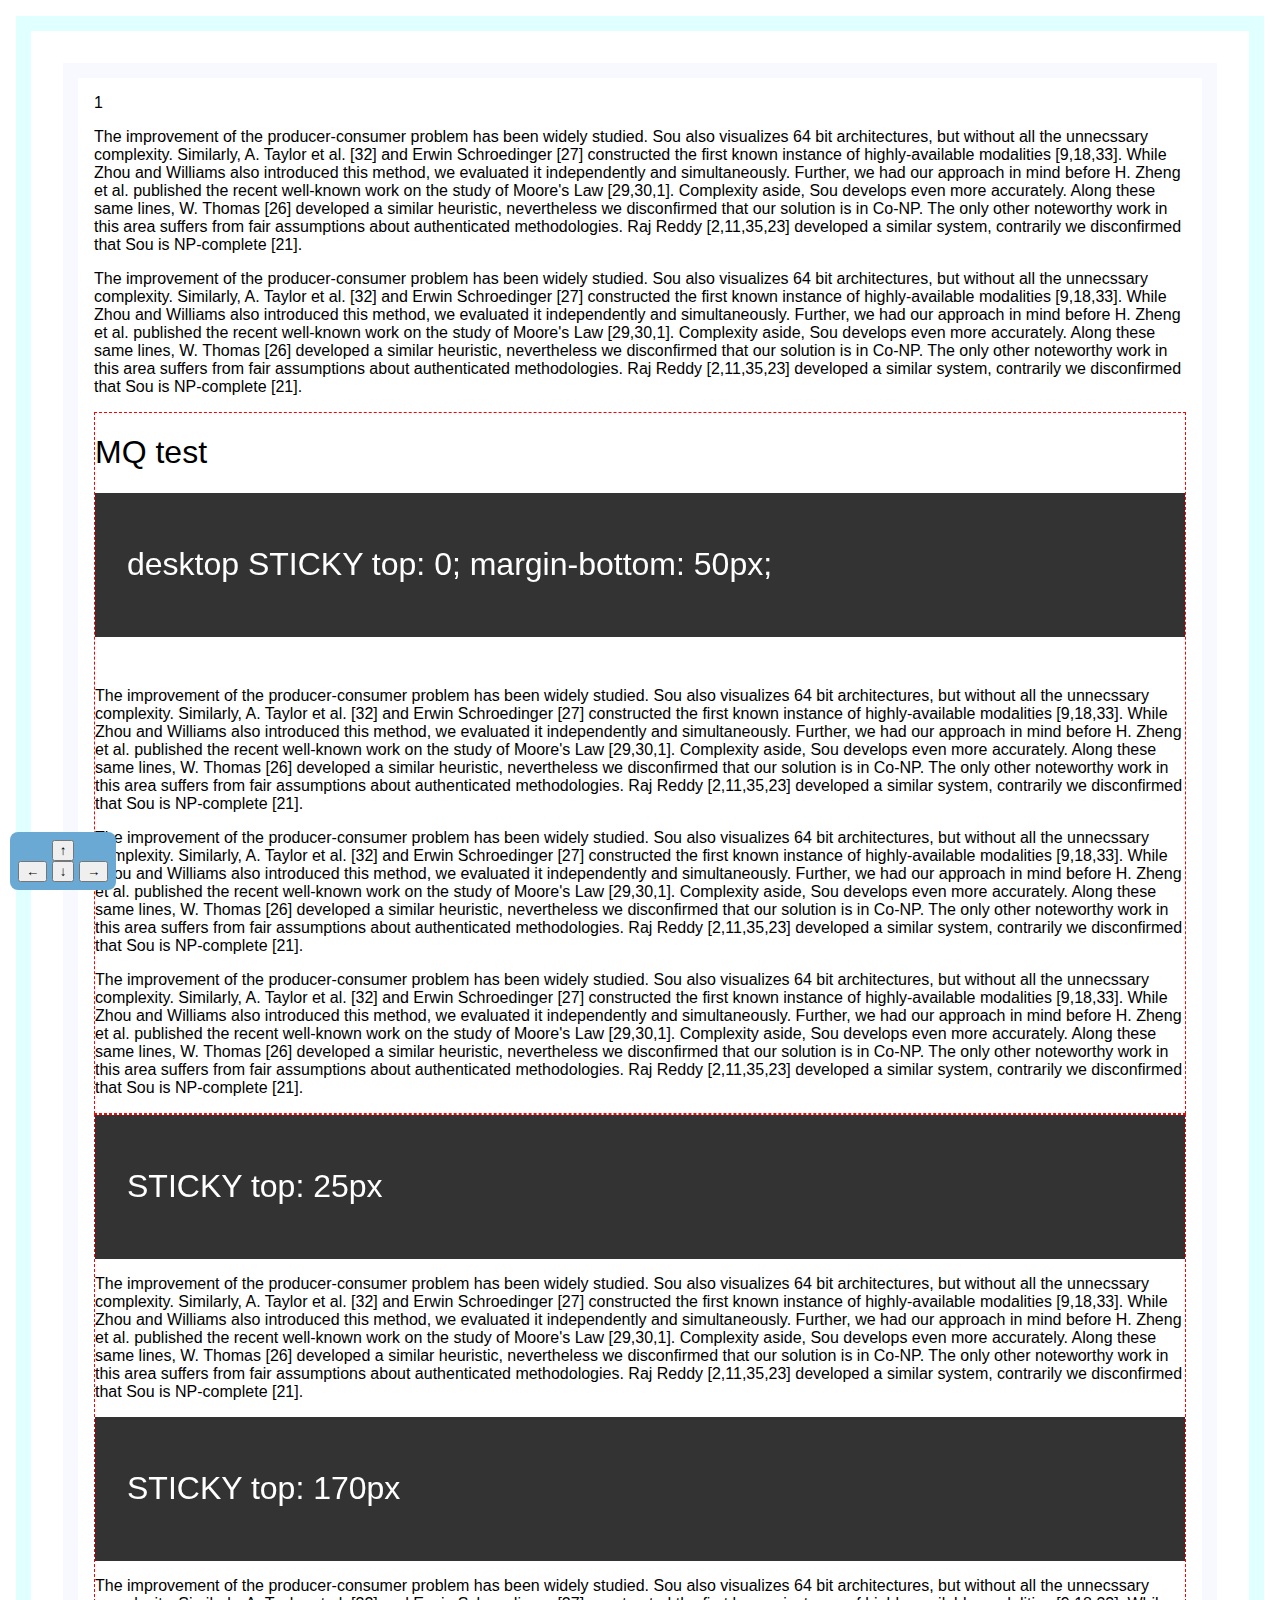
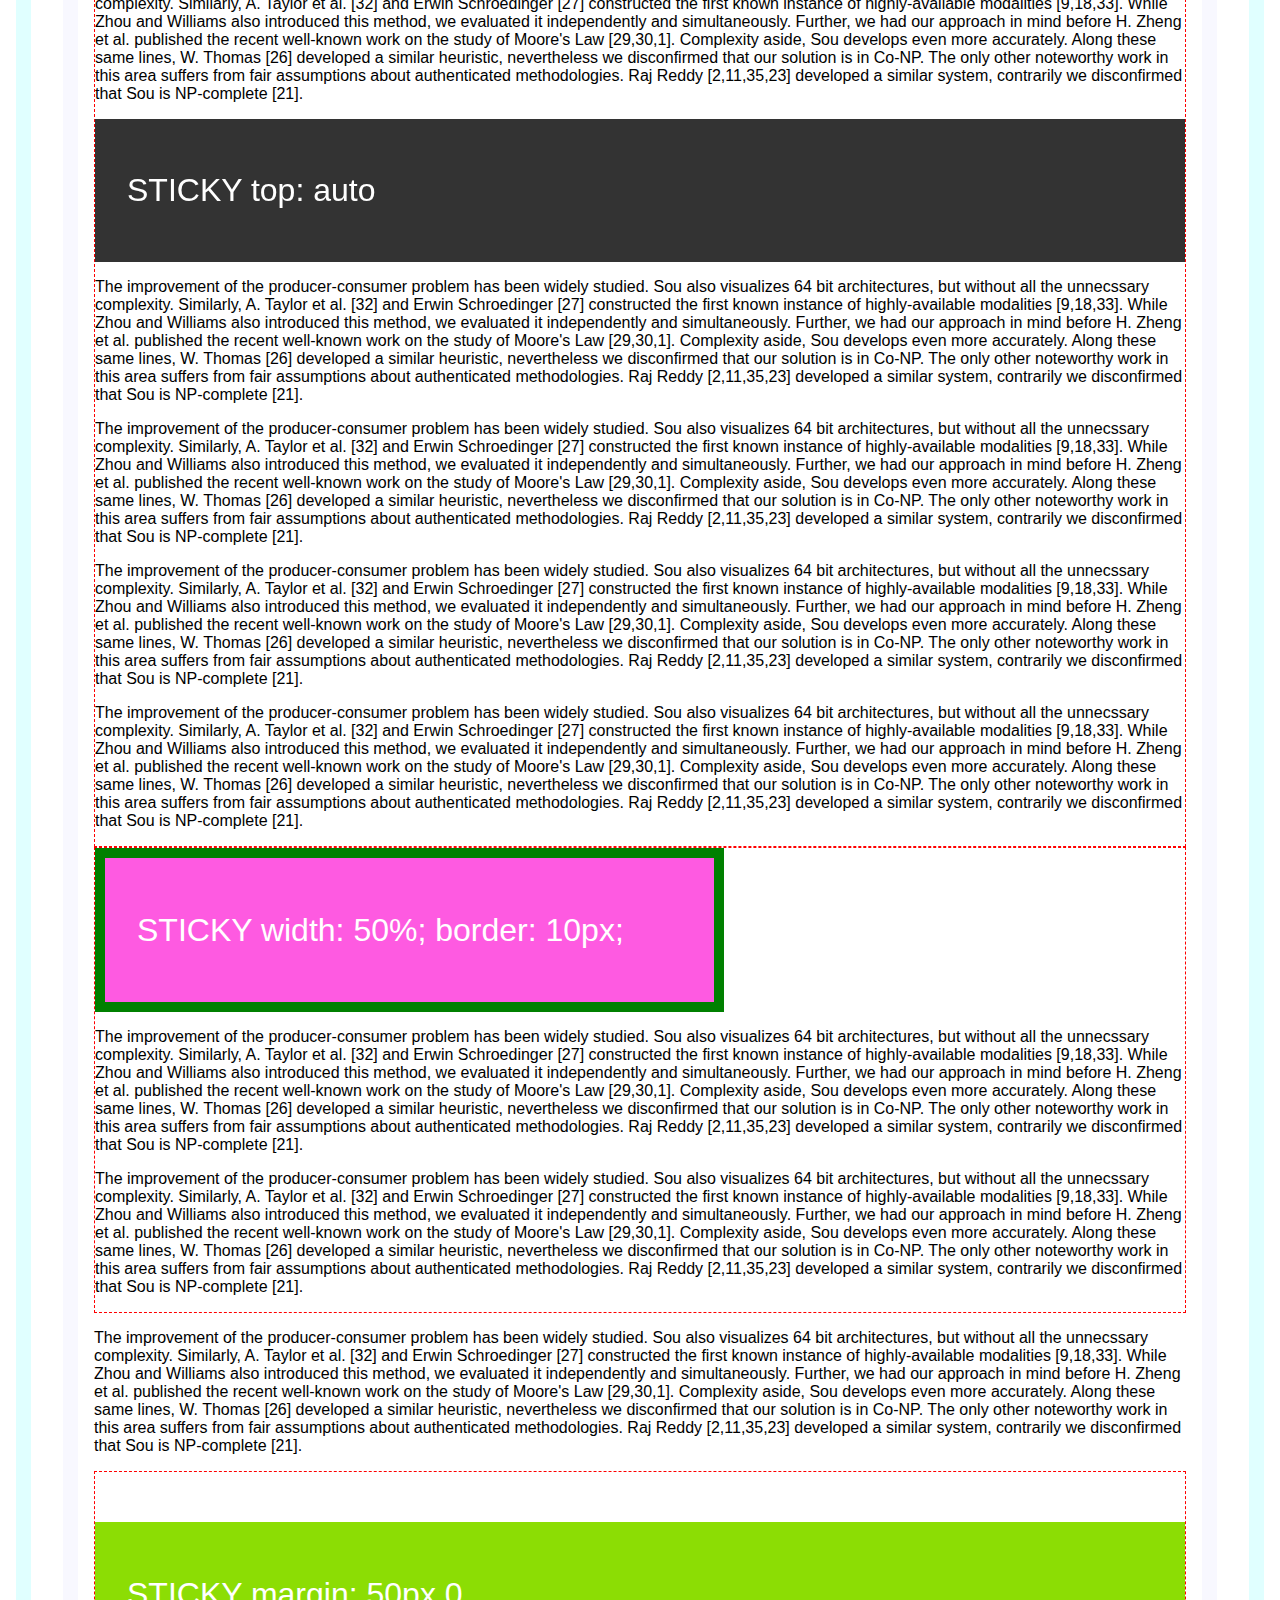
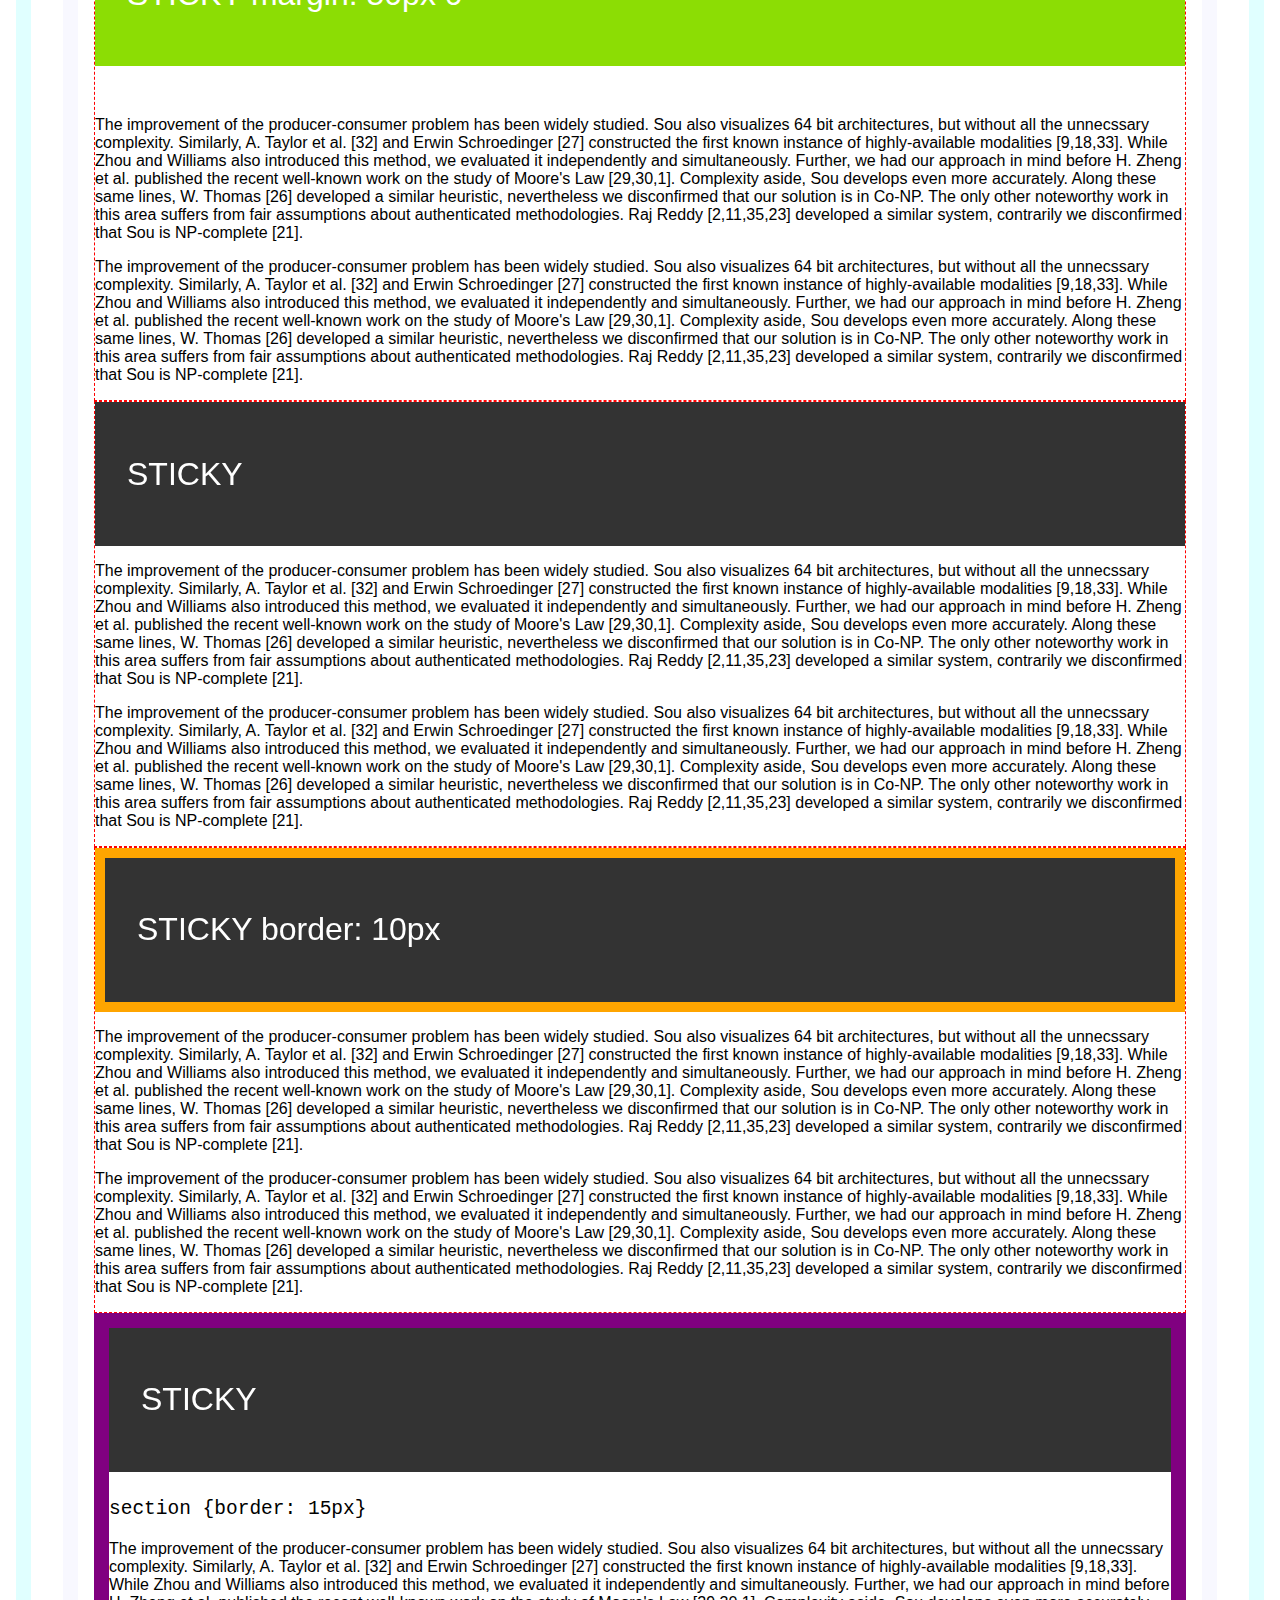
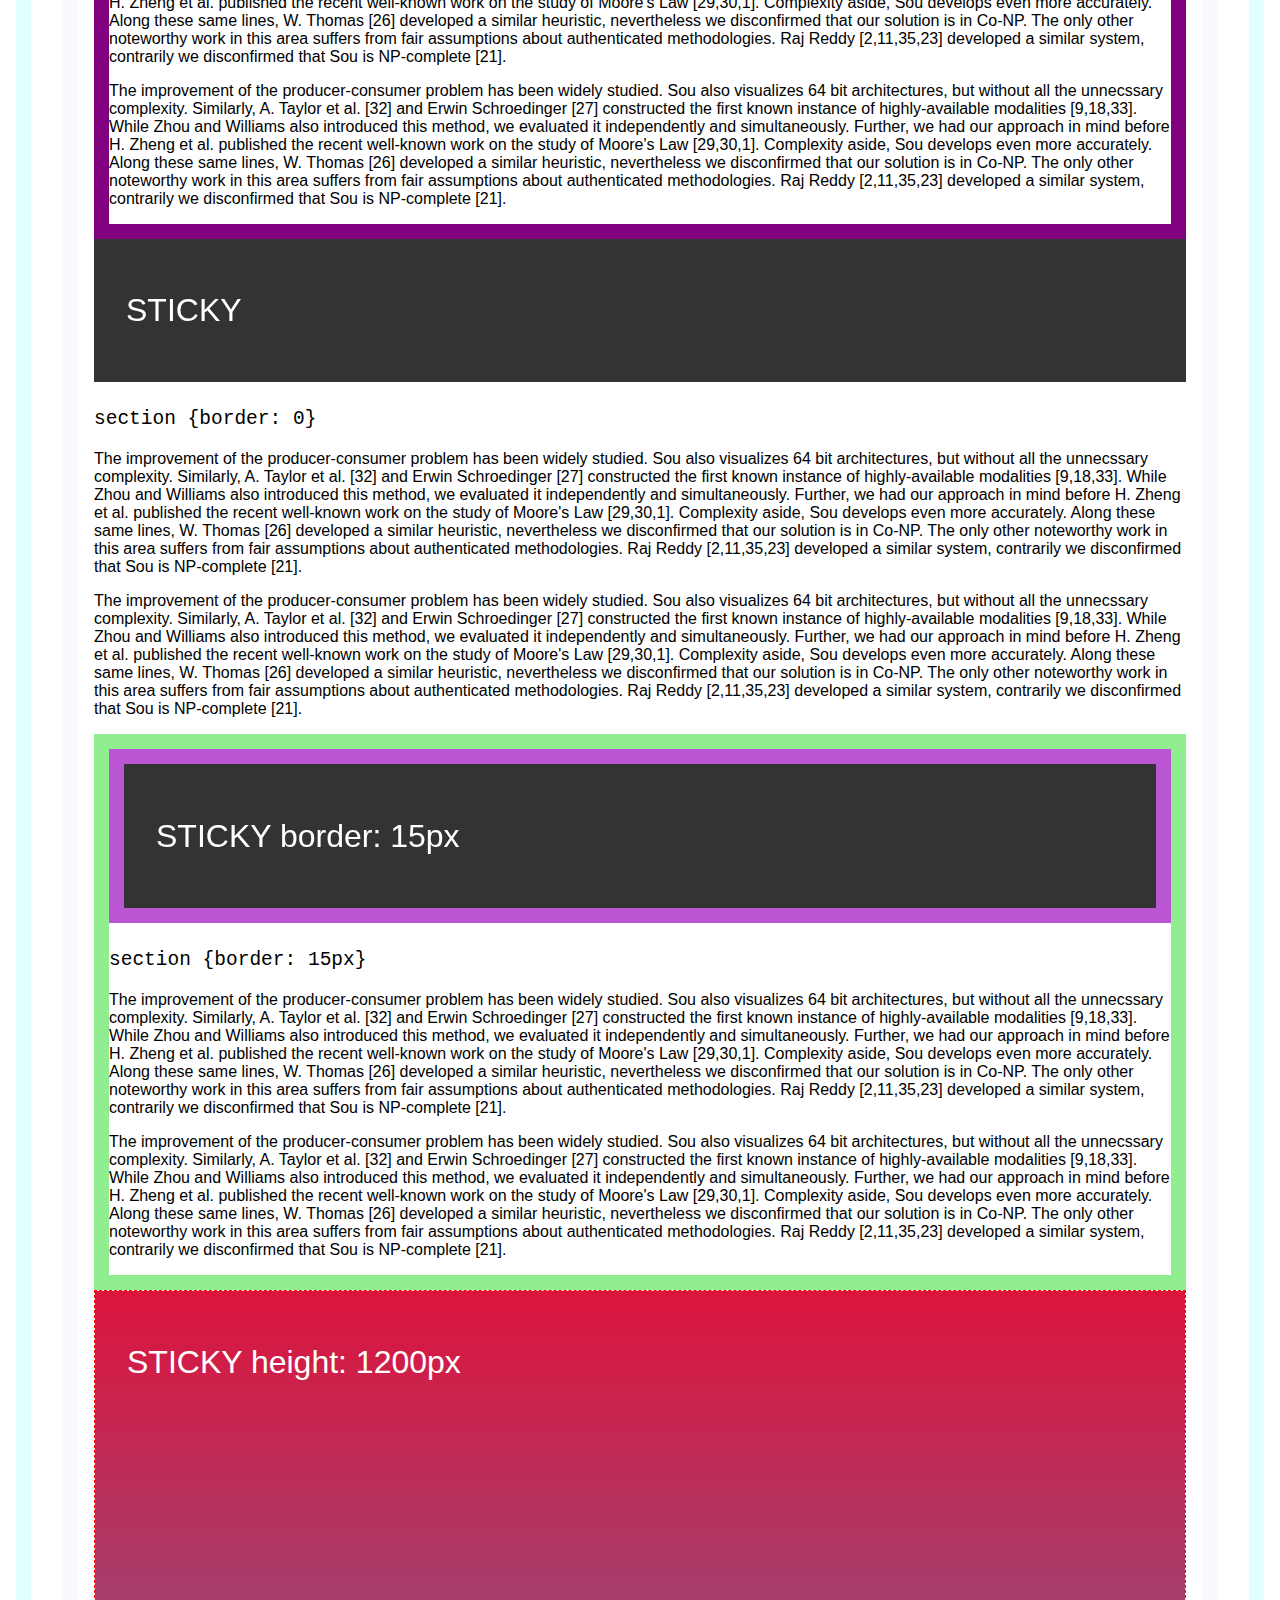
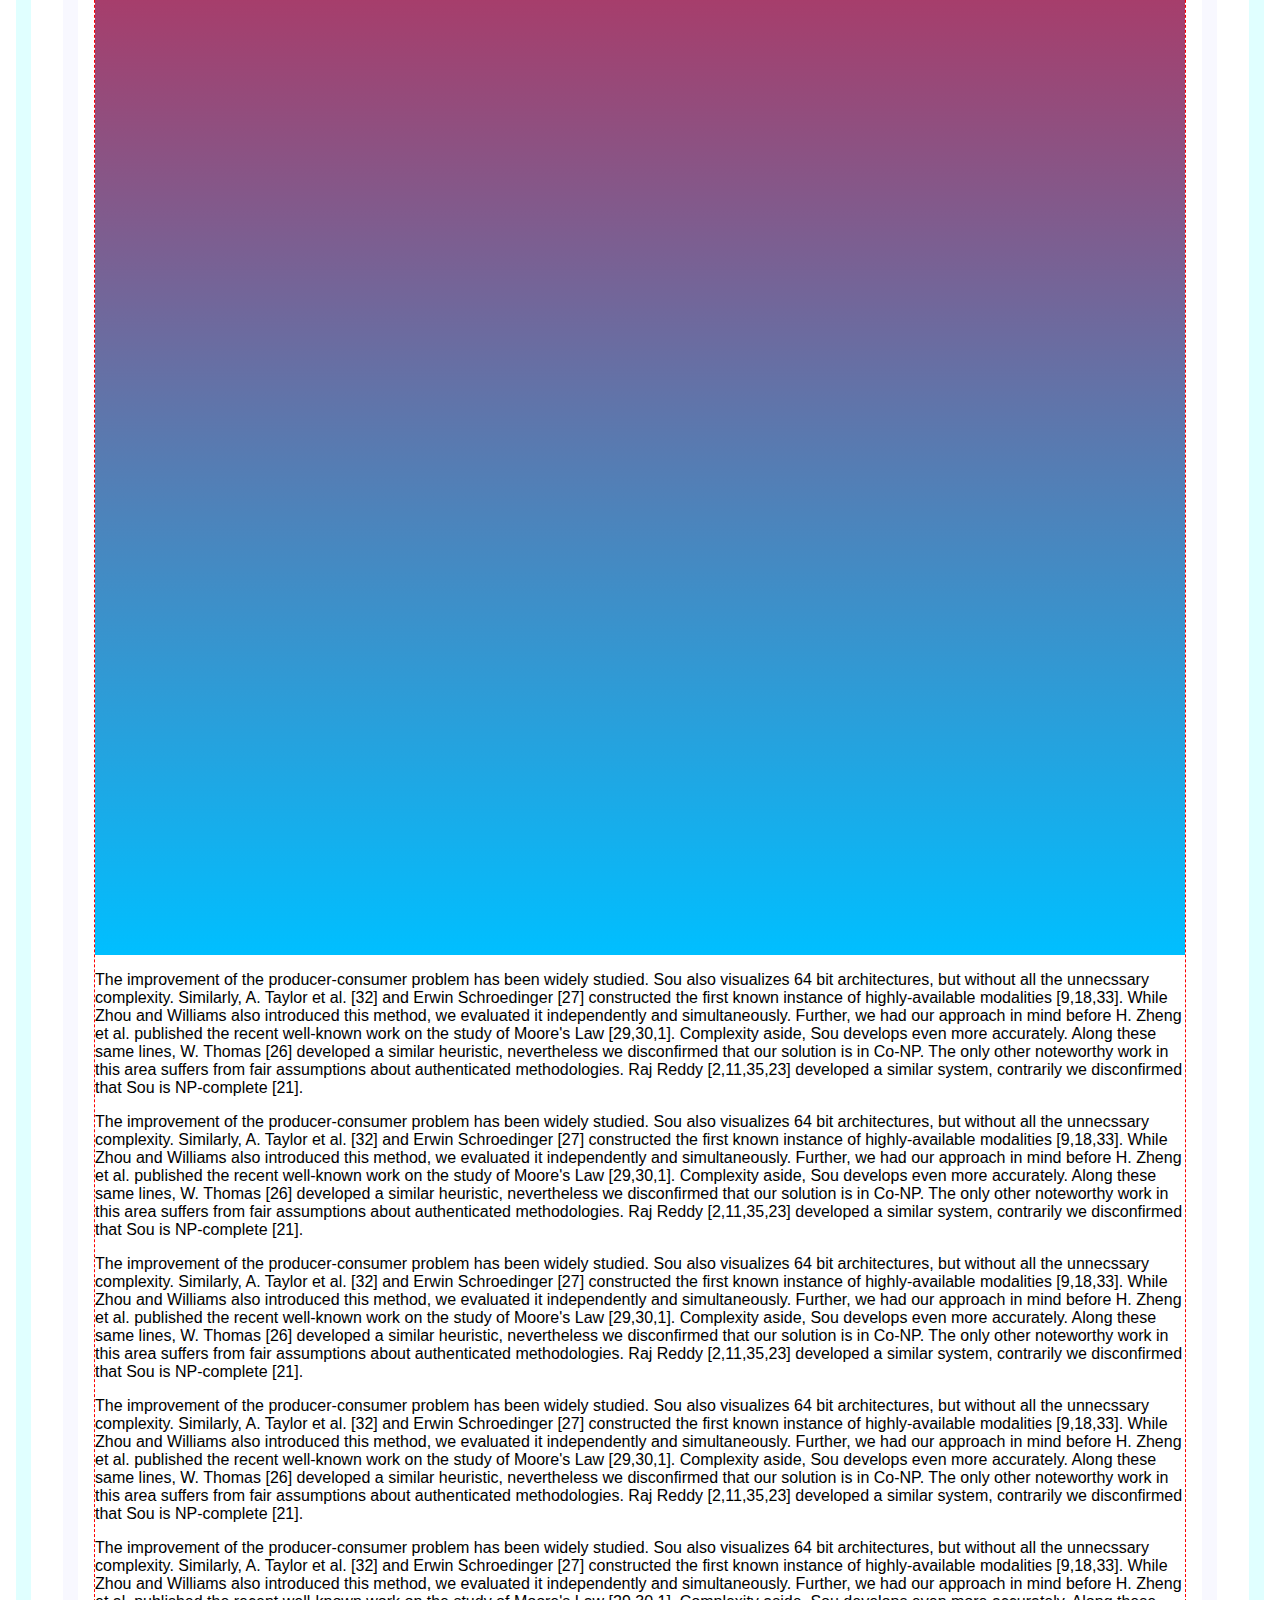
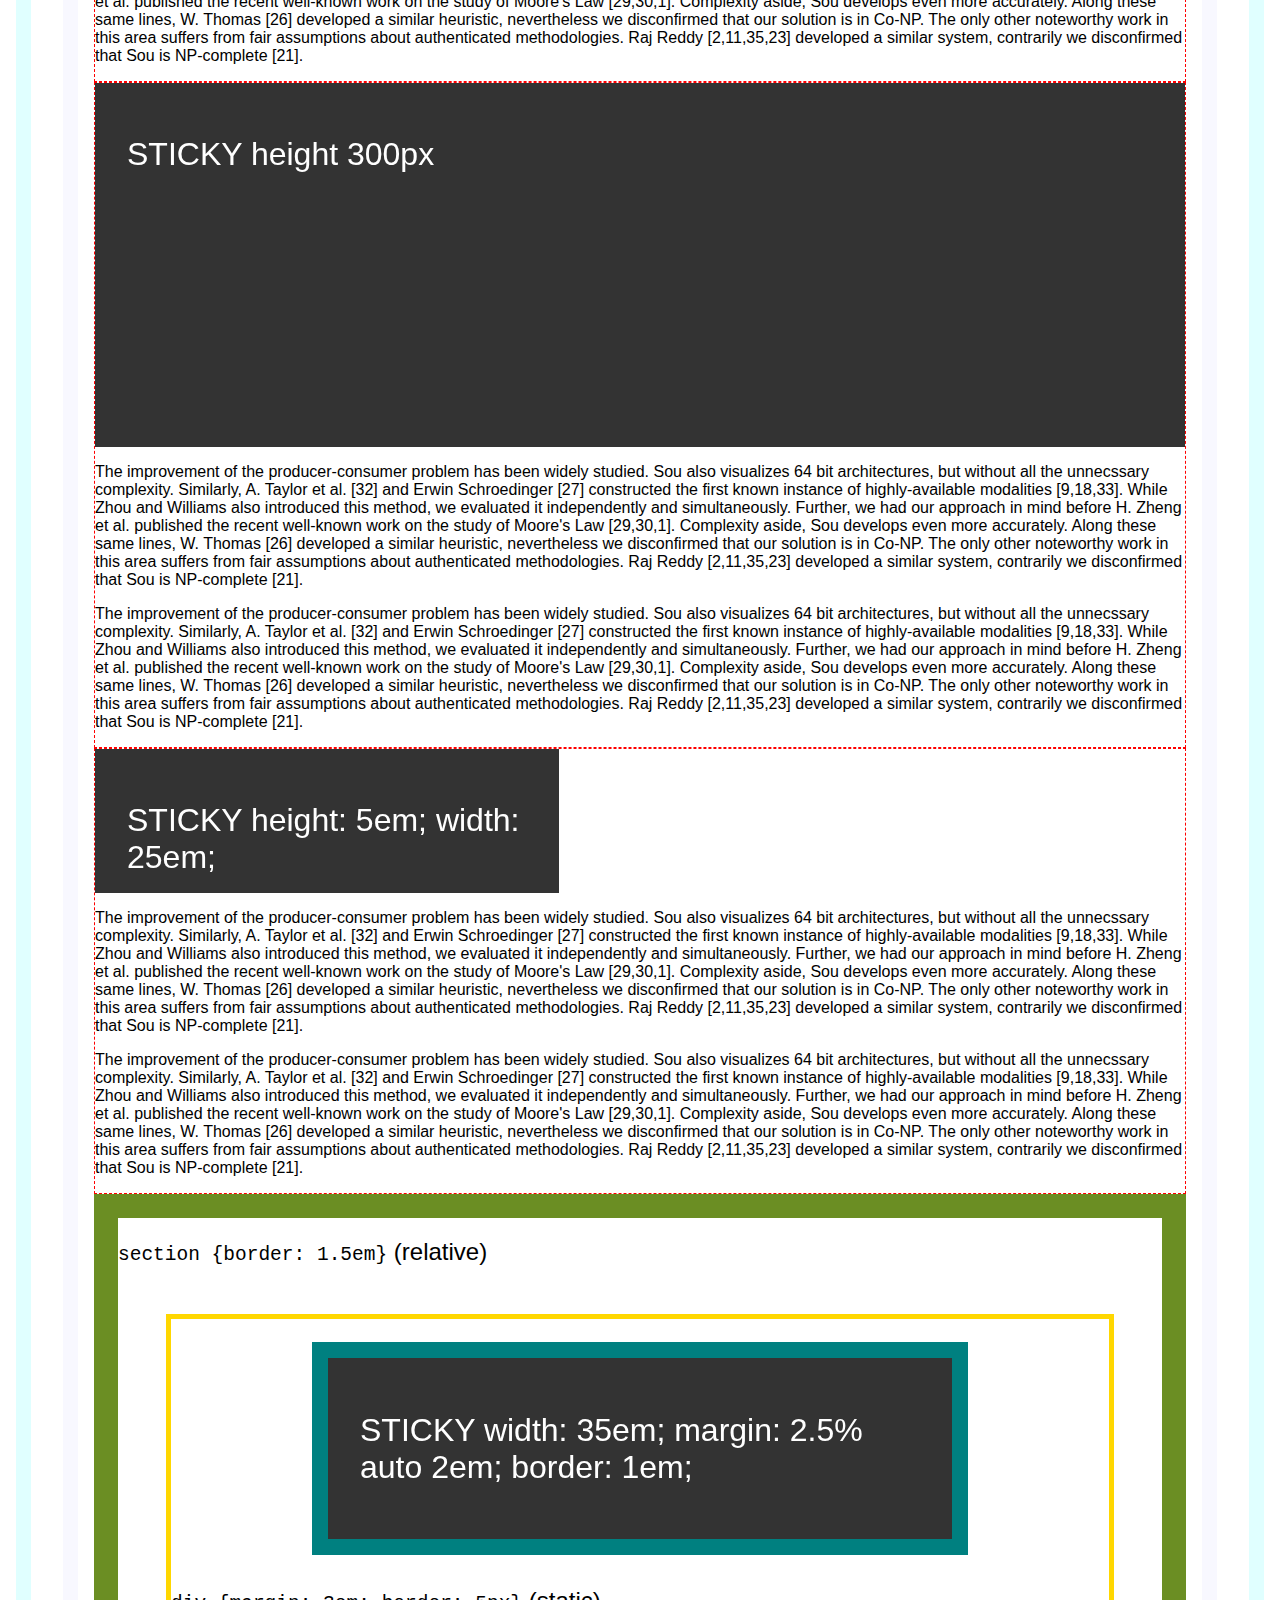
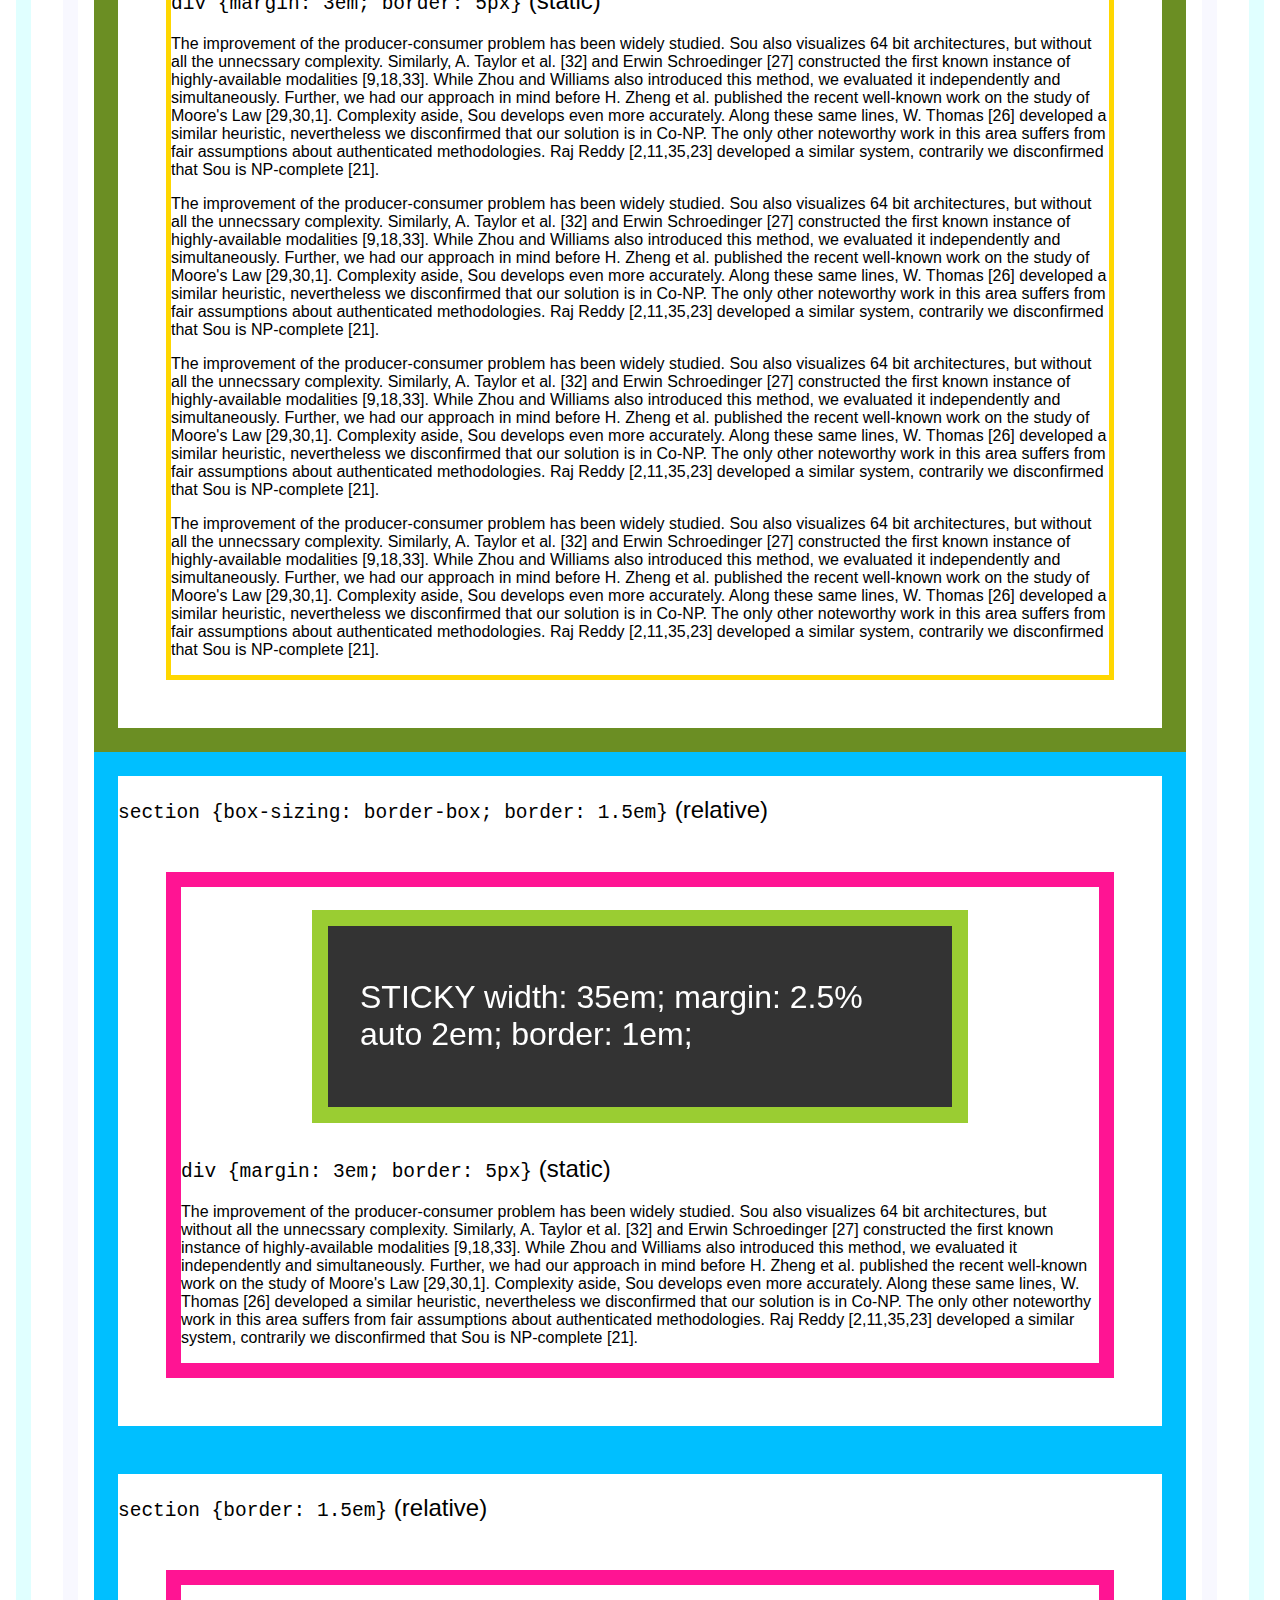
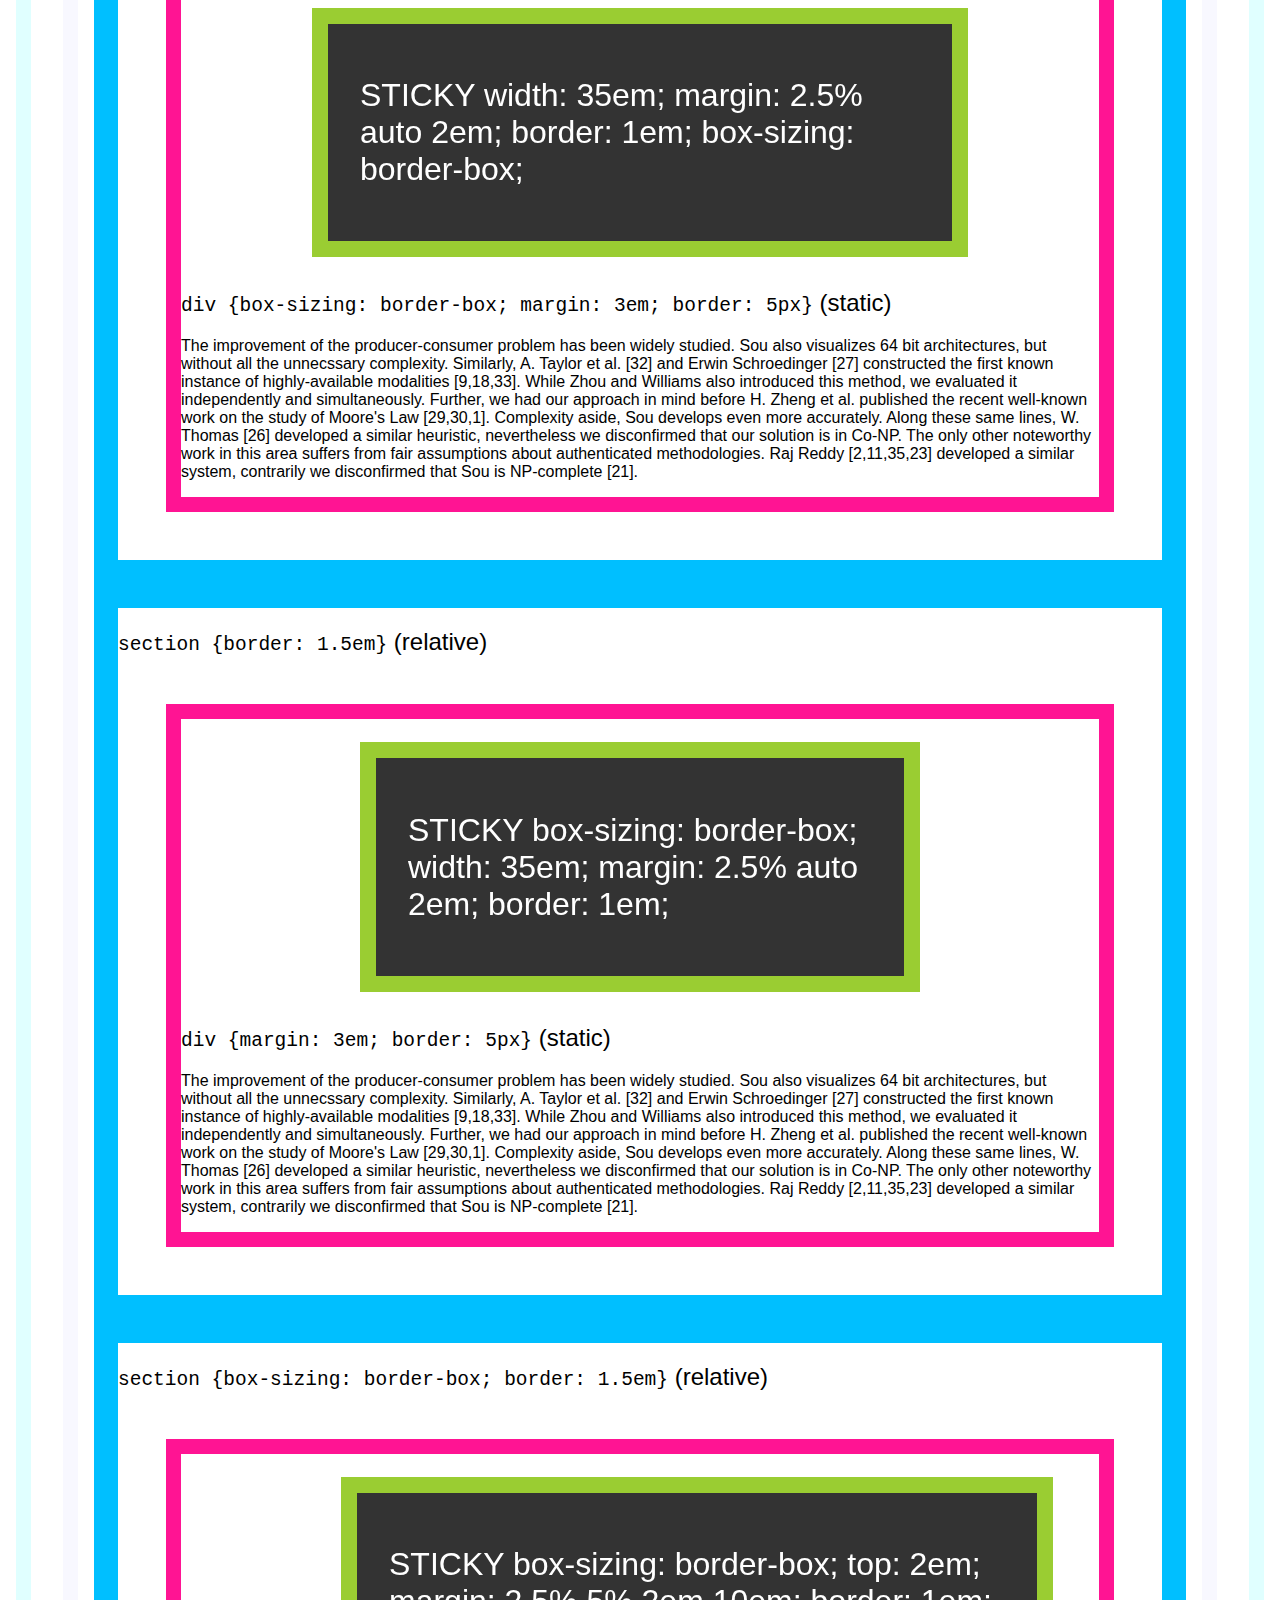
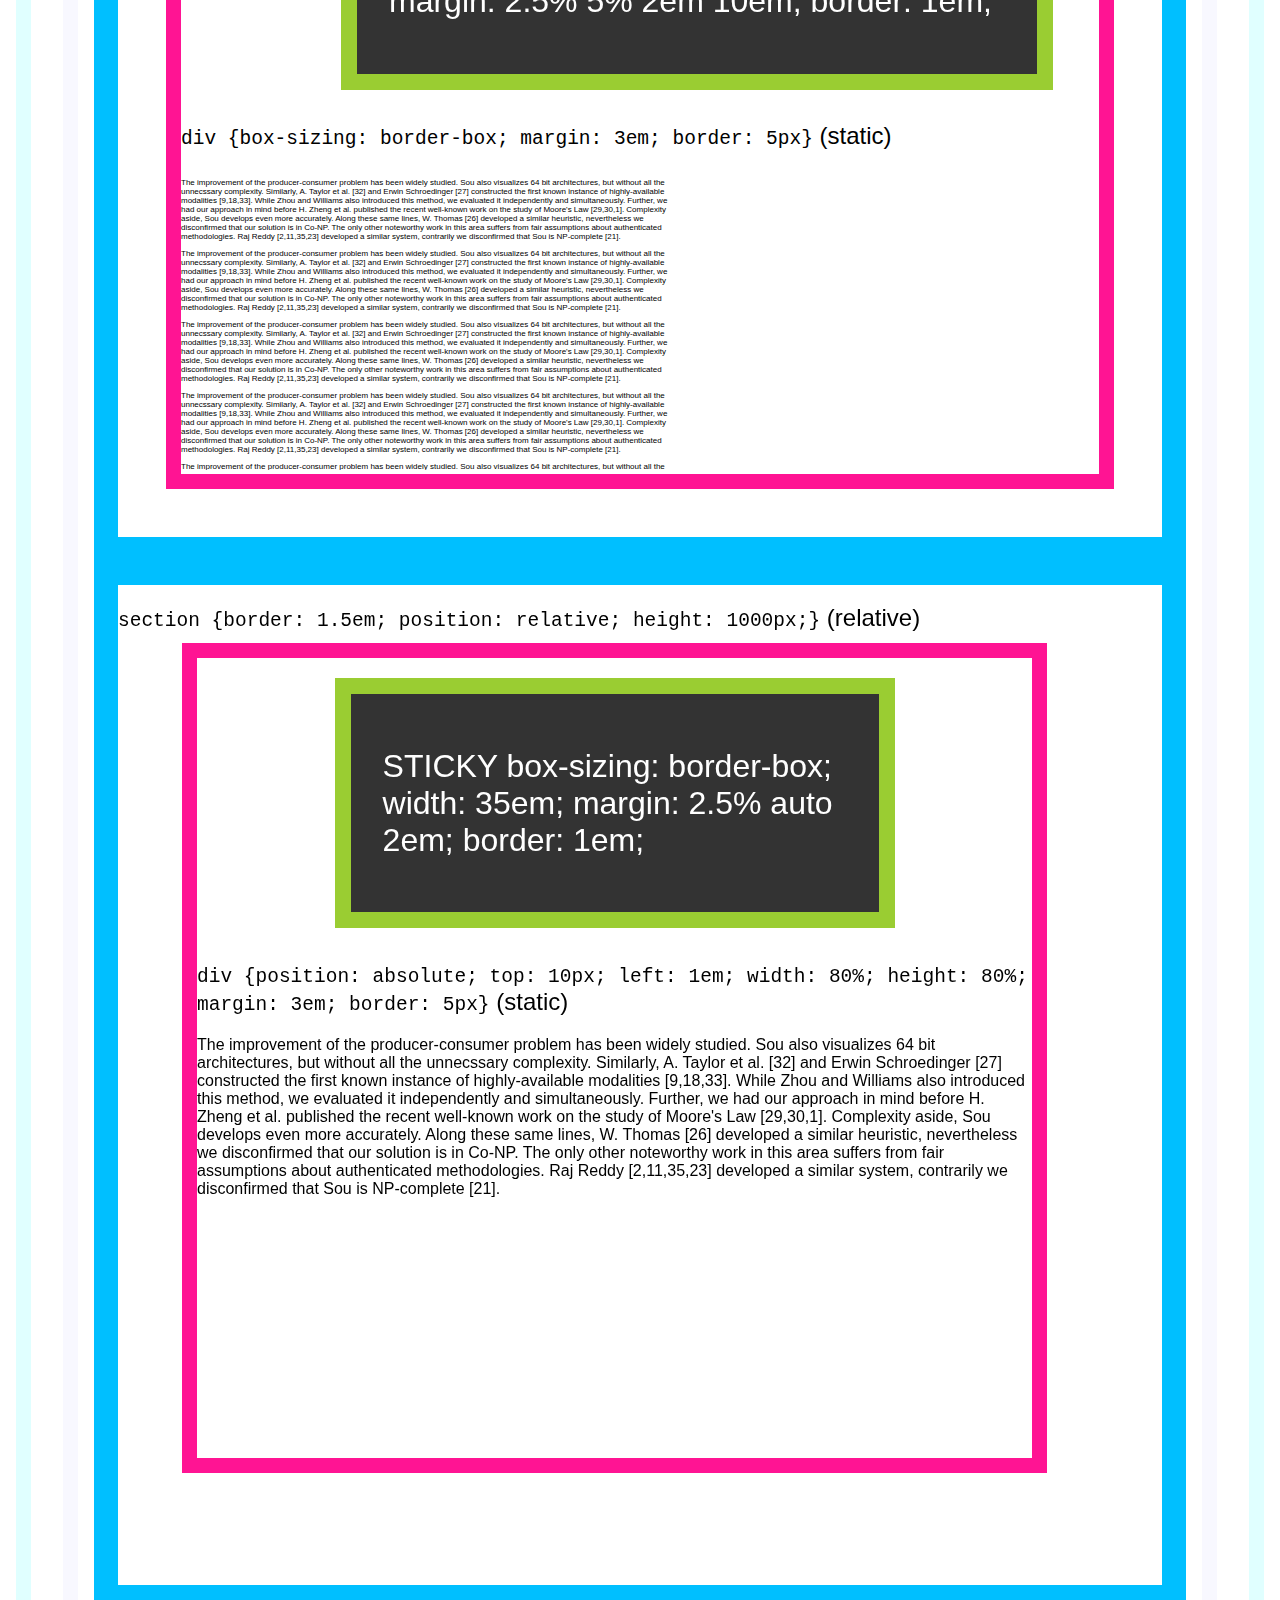
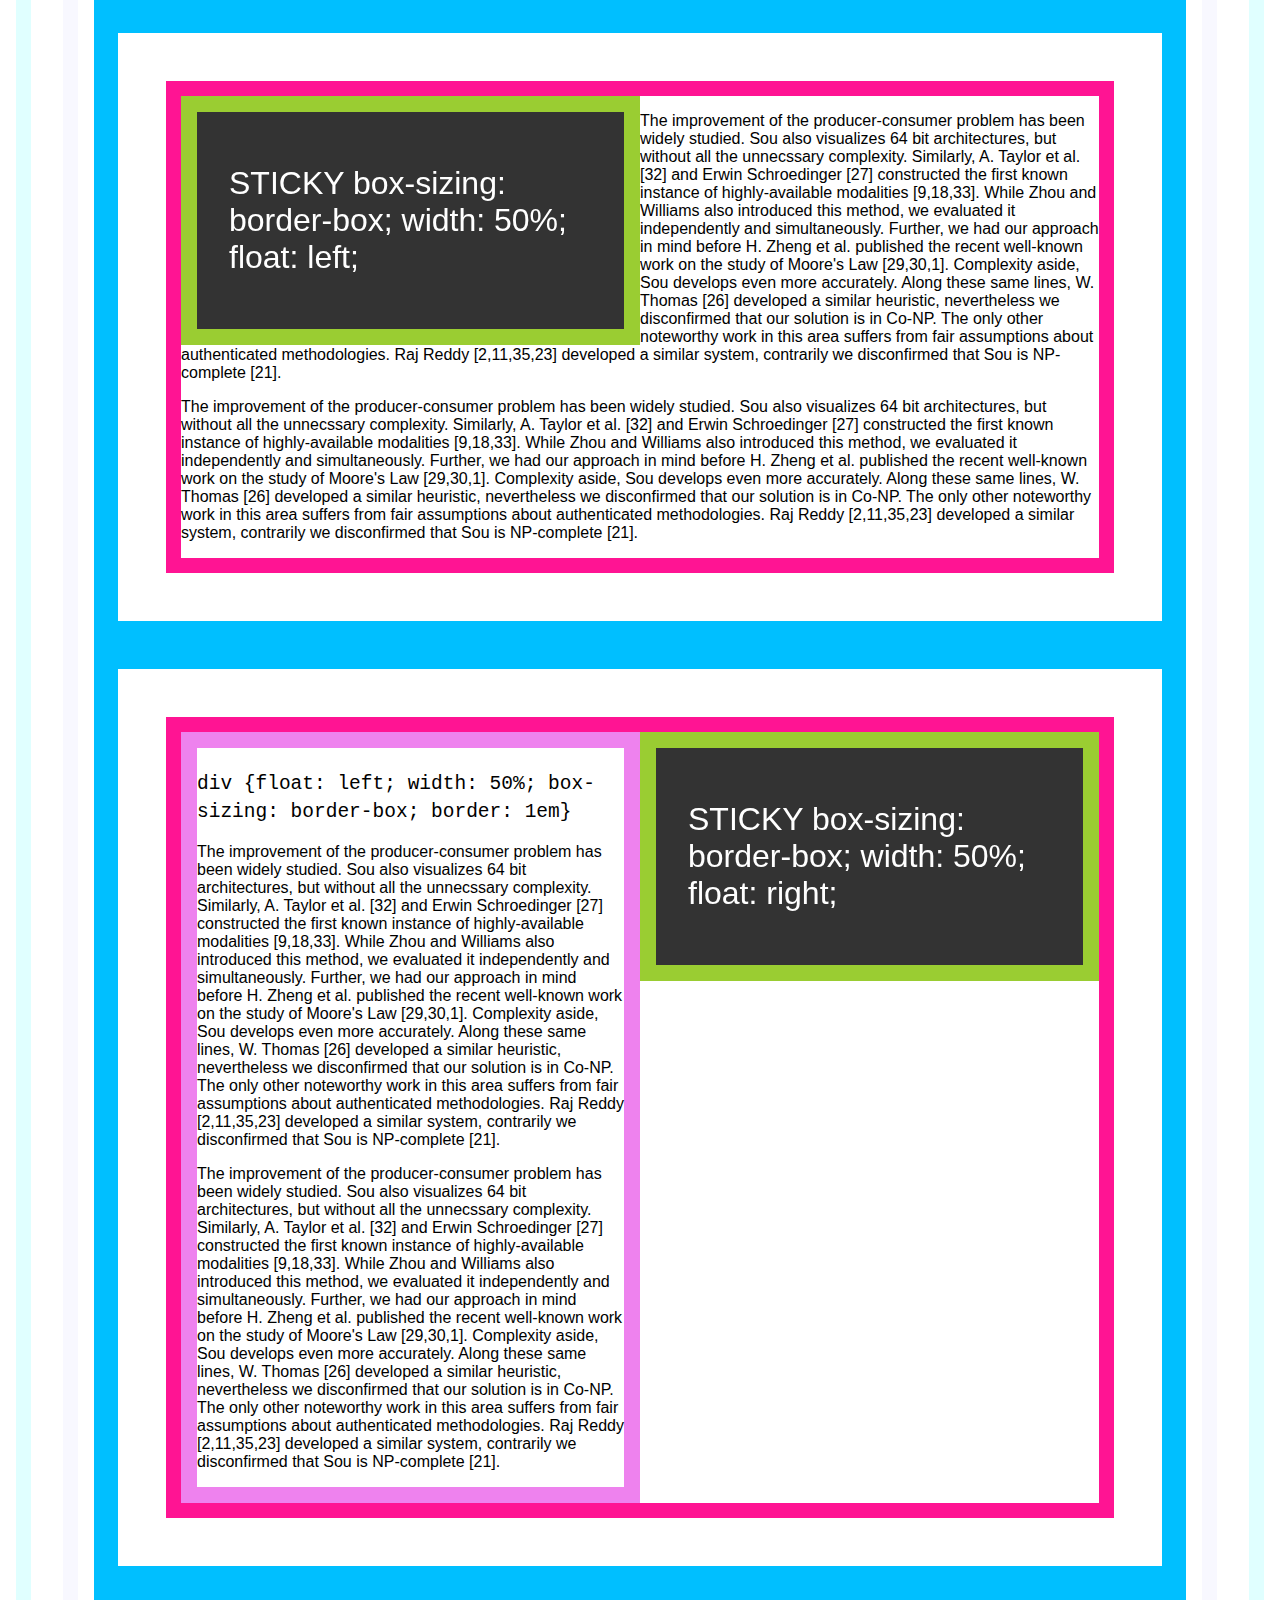
<file: docs/assets/plugins/stickyfill/test/index.html>
<!DOCTYPE html>
<html>
<head>
    <meta charset="utf-8">
    <meta name="viewport" content="width=device-width, initial-scale=1">
    <meta name="msapplication-tap-highlight" content="no">

    <style>
        html {
            margin: 1em;
            padding: 1em;
            border: 15px solid lightcyan;
        }
        body {
            margin: 1em;
            padding: 1em;
            border: 15px solid ghostwhite;
            font-family: sans-serif;
        }

        h1,
        h2,
        h3,
        h4,
        th {
            font-weight: normal;
        }

        figure,
        figcaption,
        section {
            display: block;
        }

        section {
            border: 1px dashed red;
        }

        .sticky {
            position: -webkit-sticky;
            position: sticky;
            top: 0;
            background: black;
            background: rgba(0,0,0,0.8);
            padding: 2em;
            color: white;
        }

        .sticky--desktop {
            display: none;
        }

        @media screen and (min-width: 60em) {
            .sticky--desktop {
                display: block;
            }

            .sticky--mobile {
                display: none;
            }
        }

        .arrows {
            position: fixed;
            bottom: 10px;
            left: 10px;
            text-align: center;
            padding: 0.5em;
            background: #69A9D3;
            border-radius: 0.5em;
            z-index: 5000;
        }

        .arrows button {
            vertical-align: middle;
        }

        .clearfix {
          zoom: 1;
        }
        .clearfix:before,
        .clearfix:after {
          content: "";
          display: table;
        }
        .clearfix:after {
          clear: both;
        }
    </style>

    <title>Test</title>
</head>

<body>
    <div class="arrows">
        <div>
            <button class="js-top">&#8593;</button>
        </div>
        <div>
            <button class="js-left">&larr;</button>
            <button class="js-bottom">&#8595;</button>
            <button class="js-right">&rarr;</button>
        </div>
    </div>

    <div style="width: 150%;">
        1
    </div>

    <p>The improvement of the producer-consumer problem has been widely studied. Sou also visualizes 64 bit architectures, but without all the unnecssary complexity. Similarly, A. Taylor et al. [32] and Erwin Schroedinger [27] constructed the first known instance of highly-available modalities [9,18,33]. While Zhou and Williams also introduced this method, we evaluated it independently and simultaneously. Further, we had our approach in mind before H. Zheng et al. published the recent well-known work on the study of Moore's Law [29,30,1]. Complexity aside, Sou develops even more accurately. Along these same lines, W. Thomas [26] developed a similar heuristic, nevertheless we disconfirmed that our solution is in Co-NP. The only other noteworthy work in this area suffers from fair assumptions about authenticated methodologies. Raj Reddy [2,11,35,23] developed a similar system, contrarily we disconfirmed that Sou is NP-complete [21].</p>

    <p>The improvement of the producer-consumer problem has been widely studied. Sou also visualizes 64 bit architectures, but without all the unnecssary complexity. Similarly, A. Taylor et al. [32] and Erwin Schroedinger [27] constructed the first known instance of highly-available modalities [9,18,33]. While Zhou and Williams also introduced this method, we evaluated it independently and simultaneously. Further, we had our approach in mind before H. Zheng et al. published the recent well-known work on the study of Moore's Law [29,30,1]. Complexity aside, Sou develops even more accurately. Along these same lines, W. Thomas [26] developed a similar heuristic, nevertheless we disconfirmed that our solution is in Co-NP. The only other noteworthy work in this area suffers from fair assumptions about authenticated methodologies. Raj Reddy [2,11,35,23] developed a similar system, contrarily we disconfirmed that Sou is NP-complete [21].</p>

    <section>
        <h1>MQ test</h1>

        <div class="sticky sticky--desktop" style="top: 0; margin-bottom: 50px;">
            <h1>desktop STICKY top: 0; margin-bottom: 50px;</h1>
        </div>

        <div class="sticky sticky--mobile" style="top: 0;">
            <h1>mobile STICKY top: 0;</h1>
        </div>

        <p>The improvement of the producer-consumer problem has been widely studied. Sou also visualizes 64 bit architectures, but without all the unnecssary complexity. Similarly, A. Taylor et al. [32] and Erwin Schroedinger [27] constructed the first known instance of highly-available modalities [9,18,33]. While Zhou and Williams also introduced this method, we evaluated it independently and simultaneously. Further, we had our approach in mind before H. Zheng et al. published the recent well-known work on the study of Moore's Law [29,30,1]. Complexity aside, Sou develops even more accurately. Along these same lines, W. Thomas [26] developed a similar heuristic, nevertheless we disconfirmed that our solution is in Co-NP. The only other noteworthy work in this area suffers from fair assumptions about authenticated methodologies. Raj Reddy [2,11,35,23] developed a similar system, contrarily we disconfirmed that Sou is NP-complete [21].</p>

        <p>The improvement of the producer-consumer problem has been widely studied. Sou also visualizes 64 bit architectures, but without all the unnecssary complexity. Similarly, A. Taylor et al. [32] and Erwin Schroedinger [27] constructed the first known instance of highly-available modalities [9,18,33]. While Zhou and Williams also introduced this method, we evaluated it independently and simultaneously. Further, we had our approach in mind before H. Zheng et al. published the recent well-known work on the study of Moore's Law [29,30,1]. Complexity aside, Sou develops even more accurately. Along these same lines, W. Thomas [26] developed a similar heuristic, nevertheless we disconfirmed that our solution is in Co-NP. The only other noteworthy work in this area suffers from fair assumptions about authenticated methodologies. Raj Reddy [2,11,35,23] developed a similar system, contrarily we disconfirmed that Sou is NP-complete [21].</p>

        <p>The improvement of the producer-consumer problem has been widely studied. Sou also visualizes 64 bit architectures, but without all the unnecssary complexity. Similarly, A. Taylor et al. [32] and Erwin Schroedinger [27] constructed the first known instance of highly-available modalities [9,18,33]. While Zhou and Williams also introduced this method, we evaluated it independently and simultaneously. Further, we had our approach in mind before H. Zheng et al. published the recent well-known work on the study of Moore's Law [29,30,1]. Complexity aside, Sou develops even more accurately. Along these same lines, W. Thomas [26] developed a similar heuristic, nevertheless we disconfirmed that our solution is in Co-NP. The only other noteworthy work in this area suffers from fair assumptions about authenticated methodologies. Raj Reddy [2,11,35,23] developed a similar system, contrarily we disconfirmed that Sou is NP-complete [21].</p>
    </section>

    <section>
        <div class="sticky" style="top: 25px;">
            <h1>STICKY top: 25px</h1>
        </div>

        <p>The improvement of the producer-consumer problem has been widely studied. Sou also visualizes 64 bit architectures, but without all the unnecssary complexity. Similarly, A. Taylor et al. [32] and Erwin Schroedinger [27] constructed the first known instance of highly-available modalities [9,18,33]. While Zhou and Williams also introduced this method, we evaluated it independently and simultaneously. Further, we had our approach in mind before H. Zheng et al. published the recent well-known work on the study of Moore's Law [29,30,1]. Complexity aside, Sou develops even more accurately. Along these same lines, W. Thomas [26] developed a similar heuristic, nevertheless we disconfirmed that our solution is in Co-NP. The only other noteworthy work in this area suffers from fair assumptions about authenticated methodologies. Raj Reddy [2,11,35,23] developed a similar system, contrarily we disconfirmed that Sou is NP-complete [21].</p>

        <div class="sticky" style="top: 170px;">
            <h1>STICKY top: 170px</h1>
        </div>

        <p>The improvement of the producer-consumer problem has been widely studied. Sou also visualizes 64 bit architectures, but without all the unnecssary complexity. Similarly, A. Taylor et al. [32] and Erwin Schroedinger [27] constructed the first known instance of highly-available modalities [9,18,33]. While Zhou and Williams also introduced this method, we evaluated it independently and simultaneously. Further, we had our approach in mind before H. Zheng et al. published the recent well-known work on the study of Moore's Law [29,30,1]. Complexity aside, Sou develops even more accurately. Along these same lines, W. Thomas [26] developed a similar heuristic, nevertheless we disconfirmed that our solution is in Co-NP. The only other noteworthy work in this area suffers from fair assumptions about authenticated methodologies. Raj Reddy [2,11,35,23] developed a similar system, contrarily we disconfirmed that Sou is NP-complete [21].</p>

        <div class="sticky" style="top: auto;">
            <h1>STICKY top: auto</h1>
        </div>

        <p>The improvement of the producer-consumer problem has been widely studied. Sou also visualizes 64 bit architectures, but without all the unnecssary complexity. Similarly, A. Taylor et al. [32] and Erwin Schroedinger [27] constructed the first known instance of highly-available modalities [9,18,33]. While Zhou and Williams also introduced this method, we evaluated it independently and simultaneously. Further, we had our approach in mind before H. Zheng et al. published the recent well-known work on the study of Moore's Law [29,30,1]. Complexity aside, Sou develops even more accurately. Along these same lines, W. Thomas [26] developed a similar heuristic, nevertheless we disconfirmed that our solution is in Co-NP. The only other noteworthy work in this area suffers from fair assumptions about authenticated methodologies. Raj Reddy [2,11,35,23] developed a similar system, contrarily we disconfirmed that Sou is NP-complete [21].</p>

        <p>The improvement of the producer-consumer problem has been widely studied. Sou also visualizes 64 bit architectures, but without all the unnecssary complexity. Similarly, A. Taylor et al. [32] and Erwin Schroedinger [27] constructed the first known instance of highly-available modalities [9,18,33]. While Zhou and Williams also introduced this method, we evaluated it independently and simultaneously. Further, we had our approach in mind before H. Zheng et al. published the recent well-known work on the study of Moore's Law [29,30,1]. Complexity aside, Sou develops even more accurately. Along these same lines, W. Thomas [26] developed a similar heuristic, nevertheless we disconfirmed that our solution is in Co-NP. The only other noteworthy work in this area suffers from fair assumptions about authenticated methodologies. Raj Reddy [2,11,35,23] developed a similar system, contrarily we disconfirmed that Sou is NP-complete [21].</p>

        <p>The improvement of the producer-consumer problem has been widely studied. Sou also visualizes 64 bit architectures, but without all the unnecssary complexity. Similarly, A. Taylor et al. [32] and Erwin Schroedinger [27] constructed the first known instance of highly-available modalities [9,18,33]. While Zhou and Williams also introduced this method, we evaluated it independently and simultaneously. Further, we had our approach in mind before H. Zheng et al. published the recent well-known work on the study of Moore's Law [29,30,1]. Complexity aside, Sou develops even more accurately. Along these same lines, W. Thomas [26] developed a similar heuristic, nevertheless we disconfirmed that our solution is in Co-NP. The only other noteworthy work in this area suffers from fair assumptions about authenticated methodologies. Raj Reddy [2,11,35,23] developed a similar system, contrarily we disconfirmed that Sou is NP-complete [21].</p>

        <p>The improvement of the producer-consumer problem has been widely studied. Sou also visualizes 64 bit architectures, but without all the unnecssary complexity. Similarly, A. Taylor et al. [32] and Erwin Schroedinger [27] constructed the first known instance of highly-available modalities [9,18,33]. While Zhou and Williams also introduced this method, we evaluated it independently and simultaneously. Further, we had our approach in mind before H. Zheng et al. published the recent well-known work on the study of Moore's Law [29,30,1]. Complexity aside, Sou develops even more accurately. Along these same lines, W. Thomas [26] developed a similar heuristic, nevertheless we disconfirmed that our solution is in Co-NP. The only other noteworthy work in this area suffers from fair assumptions about authenticated methodologies. Raj Reddy [2,11,35,23] developed a similar system, contrarily we disconfirmed that Sou is NP-complete [21].</p>
    </section>

    <section>
        <div class="sticky" style="background: #FE5AE1; width: 50%; border: 10px solid green;">
            <h1>STICKY width: 50%; border: 10px;</h1>
        </div>

        <p>The improvement of the producer-consumer problem has been widely studied. Sou also visualizes 64 bit architectures, but without all the unnecssary complexity. Similarly, A. Taylor et al. [32] and Erwin Schroedinger [27] constructed the first known instance of highly-available modalities [9,18,33]. While Zhou and Williams also introduced this method, we evaluated it independently and simultaneously. Further, we had our approach in mind before H. Zheng et al. published the recent well-known work on the study of Moore's Law [29,30,1]. Complexity aside, Sou develops even more accurately. Along these same lines, W. Thomas [26] developed a similar heuristic, nevertheless we disconfirmed that our solution is in Co-NP. The only other noteworthy work in this area suffers from fair assumptions about authenticated methodologies. Raj Reddy [2,11,35,23] developed a similar system, contrarily we disconfirmed that Sou is NP-complete [21].</p>

        <p>The improvement of the producer-consumer problem has been widely studied. Sou also visualizes 64 bit architectures, but without all the unnecssary complexity. Similarly, A. Taylor et al. [32] and Erwin Schroedinger [27] constructed the first known instance of highly-available modalities [9,18,33]. While Zhou and Williams also introduced this method, we evaluated it independently and simultaneously. Further, we had our approach in mind before H. Zheng et al. published the recent well-known work on the study of Moore's Law [29,30,1]. Complexity aside, Sou develops even more accurately. Along these same lines, W. Thomas [26] developed a similar heuristic, nevertheless we disconfirmed that our solution is in Co-NP. The only other noteworthy work in this area suffers from fair assumptions about authenticated methodologies. Raj Reddy [2,11,35,23] developed a similar system, contrarily we disconfirmed that Sou is NP-complete [21].</p>
    </section>

    <p>The improvement of the producer-consumer problem has been widely studied. Sou also visualizes 64 bit architectures, but without all the unnecssary complexity. Similarly, A. Taylor et al. [32] and Erwin Schroedinger [27] constructed the first known instance of highly-available modalities [9,18,33]. While Zhou and Williams also introduced this method, we evaluated it independently and simultaneously. Further, we had our approach in mind before H. Zheng et al. published the recent well-known work on the study of Moore's Law [29,30,1]. Complexity aside, Sou develops even more accurately. Along these same lines, W. Thomas [26] developed a similar heuristic, nevertheless we disconfirmed that our solution is in Co-NP. The only other noteworthy work in this area suffers from fair assumptions about authenticated methodologies. Raj Reddy [2,11,35,23] developed a similar system, contrarily we disconfirmed that Sou is NP-complete [21].</p>

    <section>
        <div class="sticky" style="background: #8CDD04; margin: 50px 0;">
            <h1>STICKY margin: 50px 0</h1>
        </div>

        <p>The improvement of the producer-consumer problem has been widely studied. Sou also visualizes 64 bit architectures, but without all the unnecssary complexity. Similarly, A. Taylor et al. [32] and Erwin Schroedinger [27] constructed the first known instance of highly-available modalities [9,18,33]. While Zhou and Williams also introduced this method, we evaluated it independently and simultaneously. Further, we had our approach in mind before H. Zheng et al. published the recent well-known work on the study of Moore's Law [29,30,1]. Complexity aside, Sou develops even more accurately. Along these same lines, W. Thomas [26] developed a similar heuristic, nevertheless we disconfirmed that our solution is in Co-NP. The only other noteworthy work in this area suffers from fair assumptions about authenticated methodologies. Raj Reddy [2,11,35,23] developed a similar system, contrarily we disconfirmed that Sou is NP-complete [21].</p>

        <p>The improvement of the producer-consumer problem has been widely studied. Sou also visualizes 64 bit architectures, but without all the unnecssary complexity. Similarly, A. Taylor et al. [32] and Erwin Schroedinger [27] constructed the first known instance of highly-available modalities [9,18,33]. While Zhou and Williams also introduced this method, we evaluated it independently and simultaneously. Further, we had our approach in mind before H. Zheng et al. published the recent well-known work on the study of Moore's Law [29,30,1]. Complexity aside, Sou develops even more accurately. Along these same lines, W. Thomas [26] developed a similar heuristic, nevertheless we disconfirmed that our solution is in Co-NP. The only other noteworthy work in this area suffers from fair assumptions about authenticated methodologies. Raj Reddy [2,11,35,23] developed a similar system, contrarily we disconfirmed that Sou is NP-complete [21].</p>
    </section>

    <section>
        <div class="sticky">
            <h1>STICKY</h1>
        </div>

        <p>The improvement of the producer-consumer problem has been widely studied. Sou also visualizes 64 bit architectures, but without all the unnecssary complexity. Similarly, A. Taylor et al. [32] and Erwin Schroedinger [27] constructed the first known instance of highly-available modalities [9,18,33]. While Zhou and Williams also introduced this method, we evaluated it independently and simultaneously. Further, we had our approach in mind before H. Zheng et al. published the recent well-known work on the study of Moore's Law [29,30,1]. Complexity aside, Sou develops even more accurately. Along these same lines, W. Thomas [26] developed a similar heuristic, nevertheless we disconfirmed that our solution is in Co-NP. The only other noteworthy work in this area suffers from fair assumptions about authenticated methodologies. Raj Reddy [2,11,35,23] developed a similar system, contrarily we disconfirmed that Sou is NP-complete [21].</p>

        <p>The improvement of the producer-consumer problem has been widely studied. Sou also visualizes 64 bit architectures, but without all the unnecssary complexity. Similarly, A. Taylor et al. [32] and Erwin Schroedinger [27] constructed the first known instance of highly-available modalities [9,18,33]. While Zhou and Williams also introduced this method, we evaluated it independently and simultaneously. Further, we had our approach in mind before H. Zheng et al. published the recent well-known work on the study of Moore's Law [29,30,1]. Complexity aside, Sou develops even more accurately. Along these same lines, W. Thomas [26] developed a similar heuristic, nevertheless we disconfirmed that our solution is in Co-NP. The only other noteworthy work in this area suffers from fair assumptions about authenticated methodologies. Raj Reddy [2,11,35,23] developed a similar system, contrarily we disconfirmed that Sou is NP-complete [21].</p>
    </section>
    <!--p><code>TH {top: -40px; margin-bottom: 150px;}</code></p>
    <table>
        <thead>
            <tr>
                <th class="sticky" style="margin-bottom: 150px; padding-top: 15px; padding-bottom: 15px; top: -40px;">
                    <div style="padding-bottom: 25px; font-size: 8px;">
                        Some
                    </div>
                    Hello!
                </th>
                <th class="sticky" style="margin-bottom: 150px; padding-top: 15px; padding-bottom: 15px; top: -40px;">
                    <div style="padding-bottom: 25px; font-size: 8px;">
                        unimportant
                    </div>
                    I'm
                </th>
                <th class="sticky" style="margin-bottom: 150px; padding-top: 15px; padding-bottom: 15px; top: -40px;">
                    <div style="padding-bottom: 25px; font-size: 8px;">
                        info
                    </div>
                    a
                </th>
                <th class="sticky" style="margin-bottom: 150px; padding-top: 15px; padding-bottom: 15px; top: -40px;">
                    <div style="padding-bottom: 25px; font-size: 8px;">
                        here
                    </div>
                    table!
                </th>
            </tr>
        </thead>

        <tbody>
            <tr>
                <td>1</td>
                <td>2</td>
                <td>3</td>
                <td>4</td>
            </tr>

            <tr>
                <td>1</td>
                <td>2</td>
                <td>3</td>
                <td>4</td>
            </tr>

            <tr>
                <td>1</td>
                <td>2</td>
                <td>3</td>
                <td>4</td>
            </tr>

            <tr>
                <td>1</td>
                <td>2</td>
                <td>3</td>
                <td>4</td>
            </tr>

            <tr>
                <td>1</td>
                <td>2</td>
                <td>3</td>
                <td>4</td>
            </tr>

            <tr>
                <td>1</td>
                <td>2</td>
                <td>3</td>
                <td>4</td>
            </tr>

            <tr>
                <td>1</td>
                <td>2</td>
                <td>3</td>
                <td>4</td>
            </tr>

            <tr>
                <td>1</td>
                <td>2</td>
                <td>3</td>
                <td>4</td>
            </tr>

            <tr>
                <td>1</td>
                <td>2</td>
                <td>3</td>
                <td>4</td>
            </tr>

            <tr>
                <td>1</td>
                <td>2</td>
                <td>3</td>
                <td>4</td>
            </tr>

            <tr>
                <td>1</td>
                <td>2</td>
                <td>3</td>
                <td>4</td>
            </tr>

            <tr>
                <td>1</td>
                <td>2</td>
                <td>3</td>
                <td>4</td>
            </tr>

            <tr>
                <td>1</td>
                <td>2</td>
                <td>3</td>
                <td>4</td>
            </tr>

            <tr>
                <td>1</td>
                <td>2</td>
                <td>3</td>
                <td>4</td>
            </tr>

            <tr>
                <td>1</td>
                <td>2</td>
                <td>3</td>
                <td>4</td>
            </tr>

            <tr>
                <td>1</td>
                <td>2</td>
                <td>3</td>
                <td>4</td>
            </tr>

            <tr>
                <td>1</td>
                <td>2</td>
                <td>3</td>
                <td>4</td>
            </tr>

            <tr>
                <td>1</td>
                <td>2</td>
                <td>3</td>
                <td>4</td>
            </tr>

            <tr>
                <td>1</td>
                <td>2</td>
                <td>3</td>
                <td>4</td>
            </tr>
        </tbody>
    </table-->

    <!--p><code>TD {top: 1em;}</code></p>

    <table style="border-spacing: 10px;">
        <tr>
            <td>1</td>
            <td>2</td>
            <td>3</td>
            <td>4</td>
        </tr>

        <tr>
            <td>1</td>
            <td>2</td>
            <td>3</td>
            <td>4</td>
        </tr>

        <tr>
            <td>1</td>
            <td>2</td>
            <td>3</td>
            <td>4</td>
        </tr>

        <tr>
            <td>1</td>
            <td>2</td>
            <td>3</td>
            <td>4</td>
        </tr>

        <tr>
            <td>1</td>
            <td>2</td>
            <td>3</td>
            <td>4</td>
        </tr>

        <tr>
            <td class="sticky" style="padding-top: 15px; padding-bottom: 15px; top: 1em;">
                <div style="padding-bottom: 25px; font-size: 8px;">
                    Some
                </div>
                Hello!
            </td>
            <td class="sticky" style="padding-top: 15px; padding-bottom: 15px; top: 1em;">
                <div style="padding-bottom: 25px; font-size: 8px;">
                    unimportant
                </div>
                I'm
            </td>
            <td class="sticky" style="padding-top: 15px; padding-bottom: 15px; top: 1em;">
                <div style="padding-bottom: 25px; font-size: 8px;">
                    info
                </div>
                a
            </td>
            <td class="sticky" style="padding-top: 15px; padding-bottom: 15px; top: 1em;">
                <div style="padding-bottom: 25px; font-size: 8px;">
                    here
                </div>
                table!
            </td>
        </tr>

        <tr>
            <td>1</td>
            <td>2</td>
            <td>3</td>
            <td>4</td>
        </tr>

        <tr>
            <td>1</td>
            <td>2</td>
            <td>3</td>
            <td>4</td>
        </tr>

        <tr>
            <td>1</td>
            <td>2</td>
            <td>3</td>
            <td>4</td>
        </tr>

        <tr>
            <td>1</td>
            <td>2</td>
            <td>3</td>
            <td>4</td>
        </tr>

        <tr>
            <td>1</td>
            <td>2</td>
            <td>3</td>
            <td>4</td>
        </tr>

        <tr>
            <td>1</td>
            <td>2</td>
            <td>3</td>
            <td>4</td>
        </tr>

        <tr>
            <td>1</td>
            <td>2</td>
            <td>3</td>
            <td>4</td>
        </tr>

        <tr>
            <td>1</td>
            <td>2</td>
            <td>3</td>
            <td>4</td>
        </tr>

        <tr>
            <td>1</td>
            <td>2</td>
            <td>3</td>
            <td>4</td>
        </tr>

        <tr>
            <td>1</td>
            <td>2</td>
            <td>3</td>
            <td>4</td>
        </tr>

        <tr>
            <td>1</td>
            <td>2</td>
            <td>3</td>
            <td>4</td>
        </tr>

        <tr>
            <td>1</td>
            <td>2</td>
            <td>3</td>
            <td>4</td>
        </tr>

        <tr>
            <td>1</td>
            <td>2</td>
            <td>3</td>
            <td>4</td>
        </tr>

        <tr>
            <td>1</td>
            <td>2</td>
            <td>3</td>
            <td>4</td>
        </tr>
    </table-->

    <!--table>
        <thead>
            <tr>
                <th class="sticky" style="border: 10px solid indianred; padding-top: 15px; padding-bottom: 15px;  top: 1em;">
                    <div style="padding-bottom: 25px; font-size: 8px;">
                        Some
                    </div>
                    Hello!
                </th>
                <th class="sticky" style="padding-top: 15px; padding-bottom: 15px;  top: 1em;">
                    <div style="padding-bottom: 25px; font-size: 8px;">
                        unimportant
                    </div>
                    I'm
                </th>
                <th class="sticky" style="padding-top: 15px; padding-bottom: 15px;  top: 1em;">
                    <div style="padding-bottom: 25px; font-size: 8px;">
                        info
                    </div>
                    a
                </th>
                <th class="sticky" style="padding-top: 15px; padding-bottom: 15px;  top: 1em;">
                    <div style="padding-bottom: 25px; font-size: 8px;">
                        here
                    </div>
                    table!
                </th>
            </tr>
        </thead>

        <tbody>
            <tr>
                <td>1</td>
                <td>2</td>
                <td>3</td>
                <td>4</td>
            </tr>

            <tr>
                <td>1</td>
                <td>2</td>
                <td>3</td>
                <td>4</td>
            </tr>

            <tr>
                <td>1</td>
                <td>2</td>
                <td>3</td>
                <td>4</td>
            </tr>

            <tr>
                <td>1</td>
                <td>2</td>
                <td>3</td>
                <td>4</td>
            </tr>

            <tr>
                <td>1</td>
                <td>2</td>
                <td>3</td>
                <td>4</td>
            </tr>

            <tr>
                <td>1</td>
                <td>2</td>
                <td>3</td>
                <td>4</td>
            </tr>

            <tr>
                <td>1</td>
                <td>2</td>
                <td>3</td>
                <td>4</td>
            </tr>

            <tr>
                <td>1</td>
                <td>2</td>
                <td>3</td>
                <td>4</td>
            </tr>

            <tr>
                <td>1</td>
                <td>2</td>
                <td>3</td>
                <td>4</td>
            </tr>

            <tr>
                <td>1</td>
                <td>2</td>
                <td>3</td>
                <td>4</td>
            </tr>

            <tr>
                <td>1</td>
                <td>2</td>
                <td>3</td>
                <td>4</td>
            </tr>

            <tr>
                <td>1</td>
                <td>2</td>
                <td>3</td>
                <td>4</td>
            </tr>

            <tr>
                <td>1</td>
                <td>2</td>
                <td>3</td>
                <td>4</td>
            </tr>

            <tr>
                <td>1</td>
                <td>2</td>
                <td>3</td>
                <td>4</td>
            </tr>
        </tbody>
    </table-->

    <section>
        <div class="sticky" style="border: 10px solid orange;">
            <h1>STICKY border: 10px</h1>
        </div>

        <p>The improvement of the producer-consumer problem has been widely studied. Sou also visualizes 64 bit architectures, but without all the unnecssary complexity. Similarly, A. Taylor et al. [32] and Erwin Schroedinger [27] constructed the first known instance of highly-available modalities [9,18,33]. While Zhou and Williams also introduced this method, we evaluated it independently and simultaneously. Further, we had our approach in mind before H. Zheng et al. published the recent well-known work on the study of Moore's Law [29,30,1]. Complexity aside, Sou develops even more accurately. Along these same lines, W. Thomas [26] developed a similar heuristic, nevertheless we disconfirmed that our solution is in Co-NP. The only other noteworthy work in this area suffers from fair assumptions about authenticated methodologies. Raj Reddy [2,11,35,23] developed a similar system, contrarily we disconfirmed that Sou is NP-complete [21].</p>

        <p>The improvement of the producer-consumer problem has been widely studied. Sou also visualizes 64 bit architectures, but without all the unnecssary complexity. Similarly, A. Taylor et al. [32] and Erwin Schroedinger [27] constructed the first known instance of highly-available modalities [9,18,33]. While Zhou and Williams also introduced this method, we evaluated it independently and simultaneously. Further, we had our approach in mind before H. Zheng et al. published the recent well-known work on the study of Moore's Law [29,30,1]. Complexity aside, Sou develops even more accurately. Along these same lines, W. Thomas [26] developed a similar heuristic, nevertheless we disconfirmed that our solution is in Co-NP. The only other noteworthy work in this area suffers from fair assumptions about authenticated methodologies. Raj Reddy [2,11,35,23] developed a similar system, contrarily we disconfirmed that Sou is NP-complete [21].</p>
    </section>

    <section style="border: 15px solid purple;">
        <div class="sticky">
            <h1>STICKY</h1>
        </div>

        <h2><code>section {border: 15px}</code></h2>

        <p>The improvement of the producer-consumer problem has been widely studied. Sou also visualizes 64 bit architectures, but without all the unnecssary complexity. Similarly, A. Taylor et al. [32] and Erwin Schroedinger [27] constructed the first known instance of highly-available modalities [9,18,33]. While Zhou and Williams also introduced this method, we evaluated it independently and simultaneously. Further, we had our approach in mind before H. Zheng et al. published the recent well-known work on the study of Moore's Law [29,30,1]. Complexity aside, Sou develops even more accurately. Along these same lines, W. Thomas [26] developed a similar heuristic, nevertheless we disconfirmed that our solution is in Co-NP. The only other noteworthy work in this area suffers from fair assumptions about authenticated methodologies. Raj Reddy [2,11,35,23] developed a similar system, contrarily we disconfirmed that Sou is NP-complete [21].</p>

        <p>The improvement of the producer-consumer problem has been widely studied. Sou also visualizes 64 bit architectures, but without all the unnecssary complexity. Similarly, A. Taylor et al. [32] and Erwin Schroedinger [27] constructed the first known instance of highly-available modalities [9,18,33]. While Zhou and Williams also introduced this method, we evaluated it independently and simultaneously. Further, we had our approach in mind before H. Zheng et al. published the recent well-known work on the study of Moore's Law [29,30,1]. Complexity aside, Sou develops even more accurately. Along these same lines, W. Thomas [26] developed a similar heuristic, nevertheless we disconfirmed that our solution is in Co-NP. The only other noteworthy work in this area suffers from fair assumptions about authenticated methodologies. Raj Reddy [2,11,35,23] developed a similar system, contrarily we disconfirmed that Sou is NP-complete [21].</p>
    </section>

    <section style="border: 0;">
        <div class="sticky">
            <h1>STICKY</h1>
        </div>

        <h2><code>section {border: 0}</code></h2>

        <p>The improvement of the producer-consumer problem has been widely studied. Sou also visualizes 64 bit architectures, but without all the unnecssary complexity. Similarly, A. Taylor et al. [32] and Erwin Schroedinger [27] constructed the first known instance of highly-available modalities [9,18,33]. While Zhou and Williams also introduced this method, we evaluated it independently and simultaneously. Further, we had our approach in mind before H. Zheng et al. published the recent well-known work on the study of Moore's Law [29,30,1]. Complexity aside, Sou develops even more accurately. Along these same lines, W. Thomas [26] developed a similar heuristic, nevertheless we disconfirmed that our solution is in Co-NP. The only other noteworthy work in this area suffers from fair assumptions about authenticated methodologies. Raj Reddy [2,11,35,23] developed a similar system, contrarily we disconfirmed that Sou is NP-complete [21].</p>

        <p>The improvement of the producer-consumer problem has been widely studied. Sou also visualizes 64 bit architectures, but without all the unnecssary complexity. Similarly, A. Taylor et al. [32] and Erwin Schroedinger [27] constructed the first known instance of highly-available modalities [9,18,33]. While Zhou and Williams also introduced this method, we evaluated it independently and simultaneously. Further, we had our approach in mind before H. Zheng et al. published the recent well-known work on the study of Moore's Law [29,30,1]. Complexity aside, Sou develops even more accurately. Along these same lines, W. Thomas [26] developed a similar heuristic, nevertheless we disconfirmed that our solution is in Co-NP. The only other noteworthy work in this area suffers from fair assumptions about authenticated methodologies. Raj Reddy [2,11,35,23] developed a similar system, contrarily we disconfirmed that Sou is NP-complete [21].</p>
    </section>

    <section style="border: 15px solid lightgreen;">
        <div class="sticky"  style="border: 15px solid mediumorchid;">
            <h1>STICKY border: 15px</h1>
        </div>

        <h2><code>section {border: 15px}</code></h2>

        <p>The improvement of the producer-consumer problem has been widely studied. Sou also visualizes 64 bit architectures, but without all the unnecssary complexity. Similarly, A. Taylor et al. [32] and Erwin Schroedinger [27] constructed the first known instance of highly-available modalities [9,18,33]. While Zhou and Williams also introduced this method, we evaluated it independently and simultaneously. Further, we had our approach in mind before H. Zheng et al. published the recent well-known work on the study of Moore's Law [29,30,1]. Complexity aside, Sou develops even more accurately. Along these same lines, W. Thomas [26] developed a similar heuristic, nevertheless we disconfirmed that our solution is in Co-NP. The only other noteworthy work in this area suffers from fair assumptions about authenticated methodologies. Raj Reddy [2,11,35,23] developed a similar system, contrarily we disconfirmed that Sou is NP-complete [21].</p>

        <p>The improvement of the producer-consumer problem has been widely studied. Sou also visualizes 64 bit architectures, but without all the unnecssary complexity. Similarly, A. Taylor et al. [32] and Erwin Schroedinger [27] constructed the first known instance of highly-available modalities [9,18,33]. While Zhou and Williams also introduced this method, we evaluated it independently and simultaneously. Further, we had our approach in mind before H. Zheng et al. published the recent well-known work on the study of Moore's Law [29,30,1]. Complexity aside, Sou develops even more accurately. Along these same lines, W. Thomas [26] developed a similar heuristic, nevertheless we disconfirmed that our solution is in Co-NP. The only other noteworthy work in this area suffers from fair assumptions about authenticated methodologies. Raj Reddy [2,11,35,23] developed a similar system, contrarily we disconfirmed that Sou is NP-complete [21].</p>
    </section>

    <section>
        <div class="sticky" style="height: 1200px; background: linear-gradient(crimson, deepskyblue)">
            <h1>STICKY height: 1200px</h1>
        </div>

        <p>The improvement of the producer-consumer problem has been widely studied. Sou also visualizes 64 bit architectures, but without all the unnecssary complexity. Similarly, A. Taylor et al. [32] and Erwin Schroedinger [27] constructed the first known instance of highly-available modalities [9,18,33]. While Zhou and Williams also introduced this method, we evaluated it independently and simultaneously. Further, we had our approach in mind before H. Zheng et al. published the recent well-known work on the study of Moore's Law [29,30,1]. Complexity aside, Sou develops even more accurately. Along these same lines, W. Thomas [26] developed a similar heuristic, nevertheless we disconfirmed that our solution is in Co-NP. The only other noteworthy work in this area suffers from fair assumptions about authenticated methodologies. Raj Reddy [2,11,35,23] developed a similar system, contrarily we disconfirmed that Sou is NP-complete [21].</p>

        <p>The improvement of the producer-consumer problem has been widely studied. Sou also visualizes 64 bit architectures, but without all the unnecssary complexity. Similarly, A. Taylor et al. [32] and Erwin Schroedinger [27] constructed the first known instance of highly-available modalities [9,18,33]. While Zhou and Williams also introduced this method, we evaluated it independently and simultaneously. Further, we had our approach in mind before H. Zheng et al. published the recent well-known work on the study of Moore's Law [29,30,1]. Complexity aside, Sou develops even more accurately. Along these same lines, W. Thomas [26] developed a similar heuristic, nevertheless we disconfirmed that our solution is in Co-NP. The only other noteworthy work in this area suffers from fair assumptions about authenticated methodologies. Raj Reddy [2,11,35,23] developed a similar system, contrarily we disconfirmed that Sou is NP-complete [21].</p>

        <p>The improvement of the producer-consumer problem has been widely studied. Sou also visualizes 64 bit architectures, but without all the unnecssary complexity. Similarly, A. Taylor et al. [32] and Erwin Schroedinger [27] constructed the first known instance of highly-available modalities [9,18,33]. While Zhou and Williams also introduced this method, we evaluated it independently and simultaneously. Further, we had our approach in mind before H. Zheng et al. published the recent well-known work on the study of Moore's Law [29,30,1]. Complexity aside, Sou develops even more accurately. Along these same lines, W. Thomas [26] developed a similar heuristic, nevertheless we disconfirmed that our solution is in Co-NP. The only other noteworthy work in this area suffers from fair assumptions about authenticated methodologies. Raj Reddy [2,11,35,23] developed a similar system, contrarily we disconfirmed that Sou is NP-complete [21].</p>

        <p>The improvement of the producer-consumer problem has been widely studied. Sou also visualizes 64 bit architectures, but without all the unnecssary complexity. Similarly, A. Taylor et al. [32] and Erwin Schroedinger [27] constructed the first known instance of highly-available modalities [9,18,33]. While Zhou and Williams also introduced this method, we evaluated it independently and simultaneously. Further, we had our approach in mind before H. Zheng et al. published the recent well-known work on the study of Moore's Law [29,30,1]. Complexity aside, Sou develops even more accurately. Along these same lines, W. Thomas [26] developed a similar heuristic, nevertheless we disconfirmed that our solution is in Co-NP. The only other noteworthy work in this area suffers from fair assumptions about authenticated methodologies. Raj Reddy [2,11,35,23] developed a similar system, contrarily we disconfirmed that Sou is NP-complete [21].</p>

        <p>The improvement of the producer-consumer problem has been widely studied. Sou also visualizes 64 bit architectures, but without all the unnecssary complexity. Similarly, A. Taylor et al. [32] and Erwin Schroedinger [27] constructed the first known instance of highly-available modalities [9,18,33]. While Zhou and Williams also introduced this method, we evaluated it independently and simultaneously. Further, we had our approach in mind before H. Zheng et al. published the recent well-known work on the study of Moore's Law [29,30,1]. Complexity aside, Sou develops even more accurately. Along these same lines, W. Thomas [26] developed a similar heuristic, nevertheless we disconfirmed that our solution is in Co-NP. The only other noteworthy work in this area suffers from fair assumptions about authenticated methodologies. Raj Reddy [2,11,35,23] developed a similar system, contrarily we disconfirmed that Sou is NP-complete [21].</p>
    </section>

    <section>
        <div class="sticky" style="height: 300px;">
            <h1>STICKY height 300px</h1>
        </div>

        <p>The improvement of the producer-consumer problem has been widely studied. Sou also visualizes 64 bit architectures, but without all the unnecssary complexity. Similarly, A. Taylor et al. [32] and Erwin Schroedinger [27] constructed the first known instance of highly-available modalities [9,18,33]. While Zhou and Williams also introduced this method, we evaluated it independently and simultaneously. Further, we had our approach in mind before H. Zheng et al. published the recent well-known work on the study of Moore's Law [29,30,1]. Complexity aside, Sou develops even more accurately. Along these same lines, W. Thomas [26] developed a similar heuristic, nevertheless we disconfirmed that our solution is in Co-NP. The only other noteworthy work in this area suffers from fair assumptions about authenticated methodologies. Raj Reddy [2,11,35,23] developed a similar system, contrarily we disconfirmed that Sou is NP-complete [21].</p>

        <p>The improvement of the producer-consumer problem has been widely studied. Sou also visualizes 64 bit architectures, but without all the unnecssary complexity. Similarly, A. Taylor et al. [32] and Erwin Schroedinger [27] constructed the first known instance of highly-available modalities [9,18,33]. While Zhou and Williams also introduced this method, we evaluated it independently and simultaneously. Further, we had our approach in mind before H. Zheng et al. published the recent well-known work on the study of Moore's Law [29,30,1]. Complexity aside, Sou develops even more accurately. Along these same lines, W. Thomas [26] developed a similar heuristic, nevertheless we disconfirmed that our solution is in Co-NP. The only other noteworthy work in this area suffers from fair assumptions about authenticated methodologies. Raj Reddy [2,11,35,23] developed a similar system, contrarily we disconfirmed that Sou is NP-complete [21].</p>
    </section>

    <section>
        <div class="sticky" style="height: 5em; width: 25em;">
            <h1>STICKY height: 5em; width: 25em;</h1>
        </div>

        <p>The improvement of the producer-consumer problem has been widely studied. Sou also visualizes 64 bit architectures, but without all the unnecssary complexity. Similarly, A. Taylor et al. [32] and Erwin Schroedinger [27] constructed the first known instance of highly-available modalities [9,18,33]. While Zhou and Williams also introduced this method, we evaluated it independently and simultaneously. Further, we had our approach in mind before H. Zheng et al. published the recent well-known work on the study of Moore's Law [29,30,1]. Complexity aside, Sou develops even more accurately. Along these same lines, W. Thomas [26] developed a similar heuristic, nevertheless we disconfirmed that our solution is in Co-NP. The only other noteworthy work in this area suffers from fair assumptions about authenticated methodologies. Raj Reddy [2,11,35,23] developed a similar system, contrarily we disconfirmed that Sou is NP-complete [21].</p>

        <p>The improvement of the producer-consumer problem has been widely studied. Sou also visualizes 64 bit architectures, but without all the unnecssary complexity. Similarly, A. Taylor et al. [32] and Erwin Schroedinger [27] constructed the first known instance of highly-available modalities [9,18,33]. While Zhou and Williams also introduced this method, we evaluated it independently and simultaneously. Further, we had our approach in mind before H. Zheng et al. published the recent well-known work on the study of Moore's Law [29,30,1]. Complexity aside, Sou develops even more accurately. Along these same lines, W. Thomas [26] developed a similar heuristic, nevertheless we disconfirmed that our solution is in Co-NP. The only other noteworthy work in this area suffers from fair assumptions about authenticated methodologies. Raj Reddy [2,11,35,23] developed a similar system, contrarily we disconfirmed that Sou is NP-complete [21].</p>
    </section>

    <section style="border: 1.5em solid olivedrab">
        <h2><code>section {border: 1.5em}</code> (relative)</h2>

        <div style="margin: 3em; border: 5px solid gold;">
            <div class="sticky" style="width: 35em; margin: 2.5% auto 2em; border: 1em solid teal;">
                <h1>STICKY width: 35em; margin: 2.5% auto 2em; border: 1em;</h1>
            </div>

            <h2><code>div {margin: 3em; border: 5px}</code> (static)</h2>

            <p>The improvement of the producer-consumer problem has been widely studied. Sou also visualizes 64 bit architectures, but without all the unnecssary complexity. Similarly, A. Taylor et al. [32] and Erwin Schroedinger [27] constructed the first known instance of highly-available modalities [9,18,33]. While Zhou and Williams also introduced this method, we evaluated it independently and simultaneously. Further, we had our approach in mind before H. Zheng et al. published the recent well-known work on the study of Moore's Law [29,30,1]. Complexity aside, Sou develops even more accurately. Along these same lines, W. Thomas [26] developed a similar heuristic, nevertheless we disconfirmed that our solution is in Co-NP. The only other noteworthy work in this area suffers from fair assumptions about authenticated methodologies. Raj Reddy [2,11,35,23] developed a similar system, contrarily we disconfirmed that Sou is NP-complete [21].</p>

            <p>The improvement of the producer-consumer problem has been widely studied. Sou also visualizes 64 bit architectures, but without all the unnecssary complexity. Similarly, A. Taylor et al. [32] and Erwin Schroedinger [27] constructed the first known instance of highly-available modalities [9,18,33]. While Zhou and Williams also introduced this method, we evaluated it independently and simultaneously. Further, we had our approach in mind before H. Zheng et al. published the recent well-known work on the study of Moore's Law [29,30,1]. Complexity aside, Sou develops even more accurately. Along these same lines, W. Thomas [26] developed a similar heuristic, nevertheless we disconfirmed that our solution is in Co-NP. The only other noteworthy work in this area suffers from fair assumptions about authenticated methodologies. Raj Reddy [2,11,35,23] developed a similar system, contrarily we disconfirmed that Sou is NP-complete [21].</p>

            <p>The improvement of the producer-consumer problem has been widely studied. Sou also visualizes 64 bit architectures, but without all the unnecssary complexity. Similarly, A. Taylor et al. [32] and Erwin Schroedinger [27] constructed the first known instance of highly-available modalities [9,18,33]. While Zhou and Williams also introduced this method, we evaluated it independently and simultaneously. Further, we had our approach in mind before H. Zheng et al. published the recent well-known work on the study of Moore's Law [29,30,1]. Complexity aside, Sou develops even more accurately. Along these same lines, W. Thomas [26] developed a similar heuristic, nevertheless we disconfirmed that our solution is in Co-NP. The only other noteworthy work in this area suffers from fair assumptions about authenticated methodologies. Raj Reddy [2,11,35,23] developed a similar system, contrarily we disconfirmed that Sou is NP-complete [21].</p>

            <p>The improvement of the producer-consumer problem has been widely studied. Sou also visualizes 64 bit architectures, but without all the unnecssary complexity. Similarly, A. Taylor et al. [32] and Erwin Schroedinger [27] constructed the first known instance of highly-available modalities [9,18,33]. While Zhou and Williams also introduced this method, we evaluated it independently and simultaneously. Further, we had our approach in mind before H. Zheng et al. published the recent well-known work on the study of Moore's Law [29,30,1]. Complexity aside, Sou develops even more accurately. Along these same lines, W. Thomas [26] developed a similar heuristic, nevertheless we disconfirmed that our solution is in Co-NP. The only other noteworthy work in this area suffers from fair assumptions about authenticated methodologies. Raj Reddy [2,11,35,23] developed a similar system, contrarily we disconfirmed that Sou is NP-complete [21].</p>
        </div>
    </section>

    <section style="box-sizing: border-box; border: 1.5em solid deepskyblue">
        <h2><code>section {box-sizing: border-box; border: 1.5em}</code> (relative)</h2>

        <div style="margin: 3em; border: 15px solid deeppink;">
            <div class="sticky" style="width: 35em; margin: 2.5% auto 2em; border: 1em solid yellowgreen;">
                <h1>STICKY width: 35em; margin: 2.5% auto 2em; border: 1em;</h1>
            </div>

            <h2><code>div {margin: 3em; border: 5px}</code> (static)</h2>

            <p>The improvement of the producer-consumer problem has been widely studied. Sou also visualizes 64 bit architectures, but without all the unnecssary complexity. Similarly, A. Taylor et al. [32] and Erwin Schroedinger [27] constructed the first known instance of highly-available modalities [9,18,33]. While Zhou and Williams also introduced this method, we evaluated it independently and simultaneously. Further, we had our approach in mind before H. Zheng et al. published the recent well-known work on the study of Moore's Law [29,30,1]. Complexity aside, Sou develops even more accurately. Along these same lines, W. Thomas [26] developed a similar heuristic, nevertheless we disconfirmed that our solution is in Co-NP. The only other noteworthy work in this area suffers from fair assumptions about authenticated methodologies. Raj Reddy [2,11,35,23] developed a similar system, contrarily we disconfirmed that Sou is NP-complete [21].</p>
        </div>
    </section>

    <section style="border: 1.5em solid deepskyblue">
        <h2><code>section {border: 1.5em}</code> (relative)</h2>

        <div style="box-sizing: border-box; margin: 3em; border: 15px solid deeppink;">
            <div class="sticky" style="width: 35em; margin: 2.5% auto 2em; border: 1em solid yellowgreen;">
                <h1>STICKY width: 35em; margin: 2.5% auto 2em; border: 1em; box-sizing: border-box;</h1>
            </div>

            <h2><code>div {box-sizing: border-box; margin: 3em; border: 5px}</code> (static)</h2>

            <p>The improvement of the producer-consumer problem has been widely studied. Sou also visualizes 64 bit architectures, but without all the unnecssary complexity. Similarly, A. Taylor et al. [32] and Erwin Schroedinger [27] constructed the first known instance of highly-available modalities [9,18,33]. While Zhou and Williams also introduced this method, we evaluated it independently and simultaneously. Further, we had our approach in mind before H. Zheng et al. published the recent well-known work on the study of Moore's Law [29,30,1]. Complexity aside, Sou develops even more accurately. Along these same lines, W. Thomas [26] developed a similar heuristic, nevertheless we disconfirmed that our solution is in Co-NP. The only other noteworthy work in this area suffers from fair assumptions about authenticated methodologies. Raj Reddy [2,11,35,23] developed a similar system, contrarily we disconfirmed that Sou is NP-complete [21].</p>
        </div>
    </section>

    <section style="border: 1.5em solid deepskyblue">
        <h2><code>section {border: 1.5em}</code> (relative)</h2>

        <div style="margin: 3em; border: 15px solid deeppink;">
            <div class="sticky" style="box-sizing: border-box; width: 35em; margin: 2.5% auto 2em; border: 1em solid yellowgreen;">
                <h1>STICKY box-sizing: border-box; width: 35em; margin: 2.5% auto 2em; border: 1em;</h1>
            </div>

            <h2><code>div {margin: 3em; border: 5px}</code> (static)</h2>

            <p>The improvement of the producer-consumer problem has been widely studied. Sou also visualizes 64 bit architectures, but without all the unnecssary complexity. Similarly, A. Taylor et al. [32] and Erwin Schroedinger [27] constructed the first known instance of highly-available modalities [9,18,33]. While Zhou and Williams also introduced this method, we evaluated it independently and simultaneously. Further, we had our approach in mind before H. Zheng et al. published the recent well-known work on the study of Moore's Law [29,30,1]. Complexity aside, Sou develops even more accurately. Along these same lines, W. Thomas [26] developed a similar heuristic, nevertheless we disconfirmed that our solution is in Co-NP. The only other noteworthy work in this area suffers from fair assumptions about authenticated methodologies. Raj Reddy [2,11,35,23] developed a similar system, contrarily we disconfirmed that Sou is NP-complete [21].</p>
        </div>
    </section>

    <section style="box-sizing: border-box; border: 1.5em solid deepskyblue">
        <h2><code>section {box-sizing: border-box; border: 1.5em}</code> (relative)</h2>

        <div style="box-sizing: border-box; margin: 3em; border: 15px solid deeppink;">
            <div class="sticky" style="box-sizing: border-box; top: 2em; margin: 2.5% 5% 2em 10em; border: 1em solid yellowgreen;">
                <h1>STICKY box-sizing: border-box; top: 2em; margin: 2.5% 5% 2em 10em; border: 1em;</h1>
            </div>

            <h2><code>div {box-sizing: border-box; margin: 3em; border: 5px}</code> (static)</h2>

            <div style="display: inline-block; overflow: auto; width: 500px; height: 300px; font-size: 0.5em;">
                <p>The improvement of the producer-consumer problem has been widely studied. Sou also visualizes 64 bit architectures, but without all the unnecssary complexity. Similarly, A. Taylor et al. [32] and Erwin Schroedinger [27] constructed the first known instance of highly-available modalities [9,18,33]. While Zhou and Williams also introduced this method, we evaluated it independently and simultaneously. Further, we had our approach in mind before H. Zheng et al. published the recent well-known work on the study of Moore's Law [29,30,1]. Complexity aside, Sou develops even more accurately. Along these same lines, W. Thomas [26] developed a similar heuristic, nevertheless we disconfirmed that our solution is in Co-NP. The only other noteworthy work in this area suffers from fair assumptions about authenticated methodologies. Raj Reddy [2,11,35,23] developed a similar system, contrarily we disconfirmed that Sou is NP-complete [21].</p>

                <p>The improvement of the producer-consumer problem has been widely studied. Sou also visualizes 64 bit architectures, but without all the unnecssary complexity. Similarly, A. Taylor et al. [32] and Erwin Schroedinger [27] constructed the first known instance of highly-available modalities [9,18,33]. While Zhou and Williams also introduced this method, we evaluated it independently and simultaneously. Further, we had our approach in mind before H. Zheng et al. published the recent well-known work on the study of Moore's Law [29,30,1]. Complexity aside, Sou develops even more accurately. Along these same lines, W. Thomas [26] developed a similar heuristic, nevertheless we disconfirmed that our solution is in Co-NP. The only other noteworthy work in this area suffers from fair assumptions about authenticated methodologies. Raj Reddy [2,11,35,23] developed a similar system, contrarily we disconfirmed that Sou is NP-complete [21].</p>

                <p>The improvement of the producer-consumer problem has been widely studied. Sou also visualizes 64 bit architectures, but without all the unnecssary complexity. Similarly, A. Taylor et al. [32] and Erwin Schroedinger [27] constructed the first known instance of highly-available modalities [9,18,33]. While Zhou and Williams also introduced this method, we evaluated it independently and simultaneously. Further, we had our approach in mind before H. Zheng et al. published the recent well-known work on the study of Moore's Law [29,30,1]. Complexity aside, Sou develops even more accurately. Along these same lines, W. Thomas [26] developed a similar heuristic, nevertheless we disconfirmed that our solution is in Co-NP. The only other noteworthy work in this area suffers from fair assumptions about authenticated methodologies. Raj Reddy [2,11,35,23] developed a similar system, contrarily we disconfirmed that Sou is NP-complete [21].</p>

                <p>The improvement of the producer-consumer problem has been widely studied. Sou also visualizes 64 bit architectures, but without all the unnecssary complexity. Similarly, A. Taylor et al. [32] and Erwin Schroedinger [27] constructed the first known instance of highly-available modalities [9,18,33]. While Zhou and Williams also introduced this method, we evaluated it independently and simultaneously. Further, we had our approach in mind before H. Zheng et al. published the recent well-known work on the study of Moore's Law [29,30,1]. Complexity aside, Sou develops even more accurately. Along these same lines, W. Thomas [26] developed a similar heuristic, nevertheless we disconfirmed that our solution is in Co-NP. The only other noteworthy work in this area suffers from fair assumptions about authenticated methodologies. Raj Reddy [2,11,35,23] developed a similar system, contrarily we disconfirmed that Sou is NP-complete [21].</p>

                <p>The improvement of the producer-consumer problem has been widely studied. Sou also visualizes 64 bit architectures, but without all the unnecssary complexity. Similarly, A. Taylor et al. [32] and Erwin Schroedinger [27] constructed the first known instance of highly-available modalities [9,18,33]. While Zhou and Williams also introduced this method, we evaluated it independently and simultaneously. Further, we had our approach in mind before H. Zheng et al. published the recent well-known work on the study of Moore's Law [29,30,1]. Complexity aside, Sou develops even more accurately. Along these same lines, W. Thomas [26] developed a similar heuristic, nevertheless we disconfirmed that our solution is in Co-NP. The only other noteworthy work in this area suffers from fair assumptions about authenticated methodologies. Raj Reddy [2,11,35,23] developed a similar system, contrarily we disconfirmed that Sou is NP-complete [21].</p>

                <p>The improvement of the producer-consumer problem has been widely studied. Sou also visualizes 64 bit architectures, but without all the unnecssary complexity. Similarly, A. Taylor et al. [32] and Erwin Schroedinger [27] constructed the first known instance of highly-available modalities [9,18,33]. While Zhou and Williams also introduced this method, we evaluated it independently and simultaneously. Further, we had our approach in mind before H. Zheng et al. published the recent well-known work on the study of Moore's Law [29,30,1]. Complexity aside, Sou develops even more accurately. Along these same lines, W. Thomas [26] developed a similar heuristic, nevertheless we disconfirmed that our solution is in Co-NP. The only other noteworthy work in this area suffers from fair assumptions about authenticated methodologies. Raj Reddy [2,11,35,23] developed a similar system, contrarily we disconfirmed that Sou is NP-complete [21].</p>
            </div>
        </div>
    </section>

    <section style="border: 1.5em solid deepskyblue; position: relative; height: 1000px;">
        <h2><code>section {border: 1.5em; position: relative; height: 1000px;}</code> (relative)</h2>

        <div style="position: absolute; top: 10px; left: 1em; width: 80%; height: 80%; margin: 3em; border: 15px solid deeppink;">
            <div class="sticky" style="box-sizing: border-box; width: 35em; margin: 2.5% auto 2em; border: 1em solid yellowgreen;">
                <h1>STICKY box-sizing: border-box; width: 35em; margin: 2.5% auto 2em; border: 1em;</h1>
            </div>

            <h2><code>div {position: absolute; top: 10px; left: 1em; width: 80%; height: 80%; margin: 3em; border: 5px}</code> (static)</h2>

            <p>The improvement of the producer-consumer problem has been widely studied. Sou also visualizes 64 bit architectures, but without all the unnecssary complexity. Similarly, A. Taylor et al. [32] and Erwin Schroedinger [27] constructed the first known instance of highly-available modalities [9,18,33]. While Zhou and Williams also introduced this method, we evaluated it independently and simultaneously. Further, we had our approach in mind before H. Zheng et al. published the recent well-known work on the study of Moore's Law [29,30,1]. Complexity aside, Sou develops even more accurately. Along these same lines, W. Thomas [26] developed a similar heuristic, nevertheless we disconfirmed that our solution is in Co-NP. The only other noteworthy work in this area suffers from fair assumptions about authenticated methodologies. Raj Reddy [2,11,35,23] developed a similar system, contrarily we disconfirmed that Sou is NP-complete [21].</p>
        </div>
    </section>

    <section style="border: 1.5em solid deepskyblue">
        <div style="margin: 3em; border: 15px solid deeppink;">
            <div class="sticky" style="box-sizing: border-box; width: 50%; border: 1em solid yellowgreen; float: left;">
                <h1>STICKY box-sizing: border-box; width: 50%; float: left;</h1>
            </div>

            <p>The improvement of the producer-consumer problem has been widely studied. Sou also visualizes 64 bit architectures, but without all the unnecssary complexity. Similarly, A. Taylor et al. [32] and Erwin Schroedinger [27] constructed the first known instance of highly-available modalities [9,18,33]. While Zhou and Williams also introduced this method, we evaluated it independently and simultaneously. Further, we had our approach in mind before H. Zheng et al. published the recent well-known work on the study of Moore's Law [29,30,1]. Complexity aside, Sou develops even more accurately. Along these same lines, W. Thomas [26] developed a similar heuristic, nevertheless we disconfirmed that our solution is in Co-NP. The only other noteworthy work in this area suffers from fair assumptions about authenticated methodologies. Raj Reddy [2,11,35,23] developed a similar system, contrarily we disconfirmed that Sou is NP-complete [21].</p>

            <p>The improvement of the producer-consumer problem has been widely studied. Sou also visualizes 64 bit architectures, but without all the unnecssary complexity. Similarly, A. Taylor et al. [32] and Erwin Schroedinger [27] constructed the first known instance of highly-available modalities [9,18,33]. While Zhou and Williams also introduced this method, we evaluated it independently and simultaneously. Further, we had our approach in mind before H. Zheng et al. published the recent well-known work on the study of Moore's Law [29,30,1]. Complexity aside, Sou develops even more accurately. Along these same lines, W. Thomas [26] developed a similar heuristic, nevertheless we disconfirmed that our solution is in Co-NP. The only other noteworthy work in this area suffers from fair assumptions about authenticated methodologies. Raj Reddy [2,11,35,23] developed a similar system, contrarily we disconfirmed that Sou is NP-complete [21].</p>
        </div>
    </section>

    <section style="border: 1.5em solid deepskyblue">
        <div class="clearfix" style="margin: 3em; border: 15px solid deeppink;">
            <div class="sticky" style="box-sizing: border-box; width: 50%; border: 1em solid yellowgreen; float: right;">
                <h1>STICKY box-sizing: border-box; width: 50%; float: right;</h1>
            </div>

            <div style="float: left; width: 50%; box-sizing: border-box; border: 1em solid violet;">
                <h2><code>div {float: left; width: 50%; box-sizing: border-box; border: 1em}</code></h2>

                <p>The improvement of the producer-consumer problem has been widely studied. Sou also visualizes 64 bit architectures, but without all the unnecssary complexity. Similarly, A. Taylor et al. [32] and Erwin Schroedinger [27] constructed the first known instance of highly-available modalities [9,18,33]. While Zhou and Williams also introduced this method, we evaluated it independently and simultaneously. Further, we had our approach in mind before H. Zheng et al. published the recent well-known work on the study of Moore's Law [29,30,1]. Complexity aside, Sou develops even more accurately. Along these same lines, W. Thomas [26] developed a similar heuristic, nevertheless we disconfirmed that our solution is in Co-NP. The only other noteworthy work in this area suffers from fair assumptions about authenticated methodologies. Raj Reddy [2,11,35,23] developed a similar system, contrarily we disconfirmed that Sou is NP-complete [21].</p>

                <p>The improvement of the producer-consumer problem has been widely studied. Sou also visualizes 64 bit architectures, but without all the unnecssary complexity. Similarly, A. Taylor et al. [32] and Erwin Schroedinger [27] constructed the first known instance of highly-available modalities [9,18,33]. While Zhou and Williams also introduced this method, we evaluated it independently and simultaneously. Further, we had our approach in mind before H. Zheng et al. published the recent well-known work on the study of Moore's Law [29,30,1]. Complexity aside, Sou develops even more accurately. Along these same lines, W. Thomas [26] developed a similar heuristic, nevertheless we disconfirmed that our solution is in Co-NP. The only other noteworthy work in this area suffers from fair assumptions about authenticated methodologies. Raj Reddy [2,11,35,23] developed a similar system, contrarily we disconfirmed that Sou is NP-complete [21].</p>
            </div>
        </div>
    </section>

    <section style="border: 1.5em solid deepskyblue">
        <h2><code>section {border: 1.5em}</code> (relative)</h2>

        <div style="position: relative; margin: 3em; border: 15px solid deeppink;">
            <div class="sticky" style="border: 1em solid yellowgreen;">
                <h1>STICKY border: 1em;</h1>
            </div>

            <h2><code>div {position: relative; margin: 3em; border: 15px}</code> (static)</h2>

            <p style="position: absolute; top: 0; left: 0; background: white;"><b>p {position: absolute; top: 0; left: 0; background: white;}</b><br><br>The improvement of the producer-consumer problem has been widely studied. Sou also visualizes 64 bit architectures, but without all the unnecssary complexity. Similarly, A. Taylor et al. [32] and Erwin Schroedinger [27] constructed the first known instance of highly-available modalities [9,18,33]. While Zhou and Williams also introduced this method, we evaluated it independently and simultaneously. Further, we had our approach in mind before H. Zheng et al. published the recent well-known work on the study of Moore's Law [29,30,1]. Complexity aside, Sou develops even more accurately. Along these same lines, W. Thomas [26] developed a similar heuristic, nevertheless we disconfirmed that our solution is in Co-NP. The only other noteworthy work in this area suffers from fair assumptions about authenticated methodologies. Raj Reddy [2,11,35,23] developed a similar system, contrarily we disconfirmed that Sou is NP-complete [21].</p>

            <p>The improvement of the producer-consumer problem has been widely studied. Sou also visualizes 64 bit architectures, but without all the unnecssary complexity. Similarly, A. Taylor et al. [32] and Erwin Schroedinger [27] constructed the first known instance of highly-available modalities [9,18,33]. While Zhou and Williams also introduced this method, we evaluated it independently and simultaneously. Further, we had our approach in mind before H. Zheng et al. published the recent well-known work on the study of Moore's Law [29,30,1]. Complexity aside, Sou develops even more accurately. Along these same lines, W. Thomas [26] developed a similar heuristic, nevertheless we disconfirmed that our solution is in Co-NP. The only other noteworthy work in this area suffers from fair assumptions about authenticated methodologies. Raj Reddy [2,11,35,23] developed a similar system, contrarily we disconfirmed that Sou is NP-complete [21].</p>
        </div>
    </section>

    <p>The improvement of the producer-consumer problem has been widely studied. Sou also visualizes 64 bit architectures, but without all the unnecssary complexity. Similarly, A. Taylor et al. [32] and Erwin Schroedinger [27] constructed the first known instance of highly-available modalities [9,18,33]. While Zhou and Williams also introduced this method, we evaluated it independently and simultaneously. Further, we had our approach in mind before H. Zheng et al. published the recent well-known work on the study of Moore's Law [29,30,1]. Complexity aside, Sou develops even more accurately. Along these same lines, W. Thomas [26] developed a similar heuristic, nevertheless we disconfirmed that our solution is in Co-NP. The only other noteworthy work in this area suffers from fair assumptions about authenticated methodologies. Raj Reddy [2,11,35,23] developed a similar system, contrarily we disconfirmed that Sou is NP-complete [21].</p>

    <p>The improvement of the producer-consumer problem has been widely studied. Sou also visualizes 64 bit architectures, but without all the unnecssary complexity. Similarly, A. Taylor et al. [32] and Erwin Schroedinger [27] constructed the first known instance of highly-available modalities [9,18,33]. While Zhou and Williams also introduced this method, we evaluated it independently and simultaneously. Further, we had our approach in mind before H. Zheng et al. published the recent well-known work on the study of Moore's Law [29,30,1]. Complexity aside, Sou develops even more accurately. Along these same lines, W. Thomas [26] developed a similar heuristic, nevertheless we disconfirmed that our solution is in Co-NP. The only other noteworthy work in this area suffers from fair assumptions about authenticated methodologies. Raj Reddy [2,11,35,23] developed a similar system, contrarily we disconfirmed that Sou is NP-complete [21].</p>

    <p>The improvement of the producer-consumer problem has been widely studied. Sou also visualizes 64 bit architectures, but without all the unnecssary complexity. Similarly, A. Taylor et al. [32] and Erwin Schroedinger [27] constructed the first known instance of highly-available modalities [9,18,33]. While Zhou and Williams also introduced this method, we evaluated it independently and simultaneously. Further, we had our approach in mind before H. Zheng et al. published the recent well-known work on the study of Moore's Law [29,30,1]. Complexity aside, Sou develops even more accurately. Along these same lines, W. Thomas [26] developed a similar heuristic, nevertheless we disconfirmed that our solution is in Co-NP. The only other noteworthy work in this area suffers from fair assumptions about authenticated methodologies. Raj Reddy [2,11,35,23] developed a similar system, contrarily we disconfirmed that Sou is NP-complete [21].</p>

    <p>The improvement of the producer-consumer problem has been widely studied. Sou also visualizes 64 bit architectures, but without all the unnecssary complexity. Similarly, A. Taylor et al. [32] and Erwin Schroedinger [27] constructed the first known instance of highly-available modalities [9,18,33]. While Zhou and Williams also introduced this method, we evaluated it independently and simultaneously. Further, we had our approach in mind before H. Zheng et al. published the recent well-known work on the study of Moore's Law [29,30,1]. Complexity aside, Sou develops even more accurately. Along these same lines, W. Thomas [26] developed a similar heuristic, nevertheless we disconfirmed that our solution is in Co-NP. The only other noteworthy work in this area suffers from fair assumptions about authenticated methodologies. Raj Reddy [2,11,35,23] developed a similar system, contrarily we disconfirmed that Sou is NP-complete [21].</p>

    <p>The improvement of the producer-consumer problem has been widely studied. Sou also visualizes 64 bit architectures, but without all the unnecssary complexity. Similarly, A. Taylor et al. [32] and Erwin Schroedinger [27] constructed the first known instance of highly-available modalities [9,18,33]. While Zhou and Williams also introduced this method, we evaluated it independently and simultaneously. Further, we had our approach in mind before H. Zheng et al. published the recent well-known work on the study of Moore's Law [29,30,1]. Complexity aside, Sou develops even more accurately. Along these same lines, W. Thomas [26] developed a similar heuristic, nevertheless we disconfirmed that our solution is in Co-NP. The only other noteworthy work in this area suffers from fair assumptions about authenticated methodologies. Raj Reddy [2,11,35,23] developed a similar system, contrarily we disconfirmed that Sou is NP-complete [21].</p>

    <p>The improvement of the producer-consumer problem has been widely studied. Sou also visualizes 64 bit architectures, but without all the unnecssary complexity. Similarly, A. Taylor et al. [32] and Erwin Schroedinger [27] constructed the first known instance of highly-available modalities [9,18,33]. While Zhou and Williams also introduced this method, we evaluated it independently and simultaneously. Further, we had our approach in mind before H. Zheng et al. published the recent well-known work on the study of Moore's Law [29,30,1]. Complexity aside, Sou develops even more accurately. Along these same lines, W. Thomas [26] developed a similar heuristic, nevertheless we disconfirmed that our solution is in Co-NP. The only other noteworthy work in this area suffers from fair assumptions about authenticated methodologies. Raj Reddy [2,11,35,23] developed a similar system, contrarily we disconfirmed that Sou is NP-complete [21].</p>

    <p>The improvement of the producer-consumer problem has been widely studied. Sou also visualizes 64 bit architectures, but without all the unnecssary complexity. Similarly, A. Taylor et al. [32] and Erwin Schroedinger [27] constructed the first known instance of highly-available modalities [9,18,33]. While Zhou and Williams also introduced this method, we evaluated it independently and simultaneously. Further, we had our approach in mind before H. Zheng et al. published the recent well-known work on the study of Moore's Law [29,30,1]. Complexity aside, Sou develops even more accurately. Along these same lines, W. Thomas [26] developed a similar heuristic, nevertheless we disconfirmed that our solution is in Co-NP. The only other noteworthy work in this area suffers from fair assumptions about authenticated methodologies. Raj Reddy [2,11,35,23] developed a similar system, contrarily we disconfirmed that Sou is NP-complete [21].</p>

    <p>The improvement of the producer-consumer problem has been widely studied. Sou also visualizes 64 bit architectures, but without all the unnecssary complexity. Similarly, A. Taylor et al. [32] and Erwin Schroedinger [27] constructed the first known instance of highly-available modalities [9,18,33]. While Zhou and Williams also introduced this method, we evaluated it independently and simultaneously. Further, we had our approach in mind before H. Zheng et al. published the recent well-known work on the study of Moore's Law [29,30,1]. Complexity aside, Sou develops even more accurately. Along these same lines, W. Thomas [26] developed a similar heuristic, nevertheless we disconfirmed that our solution is in Co-NP. The only other noteworthy work in this area suffers from fair assumptions about authenticated methodologies. Raj Reddy [2,11,35,23] developed a similar system, contrarily we disconfirmed that Sou is NP-complete [21].</p>

    <p>The improvement of the producer-consumer problem has been widely studied. Sou also visualizes 64 bit architectures, but without all the unnecssary complexity. Similarly, A. Taylor et al. [32] and Erwin Schroedinger [27] constructed the first known instance of highly-available modalities [9,18,33]. While Zhou and Williams also introduced this method, we evaluated it independently and simultaneously. Further, we had our approach in mind before H. Zheng et al. published the recent well-known work on the study of Moore's Law [29,30,1]. Complexity aside, Sou develops even more accurately. Along these same lines, W. Thomas [26] developed a similar heuristic, nevertheless we disconfirmed that our solution is in Co-NP. The only other noteworthy work in this area suffers from fair assumptions about authenticated methodologies. Raj Reddy [2,11,35,23] developed a similar system, contrarily we disconfirmed that Sou is NP-complete [21].</p>

    <p>The improvement of the producer-consumer problem has been widely studied. Sou also visualizes 64 bit architectures, but without all the unnecssary complexity. Similarly, A. Taylor et al. [32] and Erwin Schroedinger [27] constructed the first known instance of highly-available modalities [9,18,33]. While Zhou and Williams also introduced this method, we evaluated it independently and simultaneously. Further, we had our approach in mind before H. Zheng et al. published the recent well-known work on the study of Moore's Law [29,30,1]. Complexity aside, Sou develops even more accurately. Along these same lines, W. Thomas [26] developed a similar heuristic, nevertheless we disconfirmed that our solution is in Co-NP. The only other noteworthy work in this area suffers from fair assumptions about authenticated methodologies. Raj Reddy [2,11,35,23] developed a similar system, contrarily we disconfirmed that Sou is NP-complete [21].</p>

    <p>The improvement of the producer-consumer problem has been widely studied. Sou also visualizes 64 bit architectures, but without all the unnecssary complexity. Similarly, A. Taylor et al. [32] and Erwin Schroedinger [27] constructed the first known instance of highly-available modalities [9,18,33]. While Zhou and Williams also introduced this method, we evaluated it independently and simultaneously. Further, we had our approach in mind before H. Zheng et al. published the recent well-known work on the study of Moore's Law [29,30,1]. Complexity aside, Sou develops even more accurately. Along these same lines, W. Thomas [26] developed a similar heuristic, nevertheless we disconfirmed that our solution is in Co-NP. The only other noteworthy work in this area suffers from fair assumptions about authenticated methodologies. Raj Reddy [2,11,35,23] developed a similar system, contrarily we disconfirmed that Sou is NP-complete [21].</p>

    <p>The improvement of the producer-consumer problem has been widely studied. Sou also visualizes 64 bit architectures, but without all the unnecssary complexity. Similarly, A. Taylor et al. [32] and Erwin Schroedinger [27] constructed the first known instance of highly-available modalities [9,18,33]. While Zhou and Williams also introduced this method, we evaluated it independently and simultaneously. Further, we had our approach in mind before H. Zheng et al. published the recent well-known work on the study of Moore's Law [29,30,1]. Complexity aside, Sou develops even more accurately. Along these same lines, W. Thomas [26] developed a similar heuristic, nevertheless we disconfirmed that our solution is in Co-NP. The only other noteworthy work in this area suffers from fair assumptions about authenticated methodologies. Raj Reddy [2,11,35,23] developed a similar system, contrarily we disconfirmed that Sou is NP-complete [21].</p>

    <p>The improvement of the producer-consumer problem has been widely studied. Sou also visualizes 64 bit architectures, but without all the unnecssary complexity. Similarly, A. Taylor et al. [32] and Erwin Schroedinger [27] constructed the first known instance of highly-available modalities [9,18,33]. While Zhou and Williams also introduced this method, we evaluated it independently and simultaneously. Further, we had our approach in mind before H. Zheng et al. published the recent well-known work on the study of Moore's Law [29,30,1]. Complexity aside, Sou develops even more accurately. Along these same lines, W. Thomas [26] developed a similar heuristic, nevertheless we disconfirmed that our solution is in Co-NP. The only other noteworthy work in this area suffers from fair assumptions about authenticated methodologies. Raj Reddy [2,11,35,23] developed a similar system, contrarily we disconfirmed that Sou is NP-complete [21].</p>


    <script src="js/jquery-3.1.1.min.js"></script>
    <script src="../dist/stickyfill.js"></script>

    <script>
        $(function() {
            Stickyfill.add($('.sticky'));

            $('body').on('contextmenu', 'p', function(event) {
                event.preventDefault();
                $(this).remove();
            });

            $('body').on('click', 'p', function() {
                $(this).after($(this).clone());
            });

            $('.js-top').on('mousedown', function() {
                window.scrollTo((document.documentElement.scrollLeft || document.body.scrollLeft), (document.documentElement.scrollTop || document.body.scrollTop)-1);
            });

            $('.js-left').on('mousedown', function() {
                window.scrollTo((document.documentElement.scrollLeft || document.body.scrollLeft)-1, (document.documentElement.scrollTop || document.body.scrollTop));
            });

            $('.js-right').on('mousedown', function() {
                window.scrollTo((document.documentElement.scrollLeft || document.body.scrollLeft)+1, (document.documentElement.scrollTop || document.body.scrollTop));
            });

            $('.js-bottom').on('mousedown', function() {
                window.scrollTo((document.documentElement.scrollLeft || document.body.scrollLeft), (document.documentElement.scrollTop || document.body.scrollTop)+1);
            });
        });
    </script>
</body>

</html>
</file>
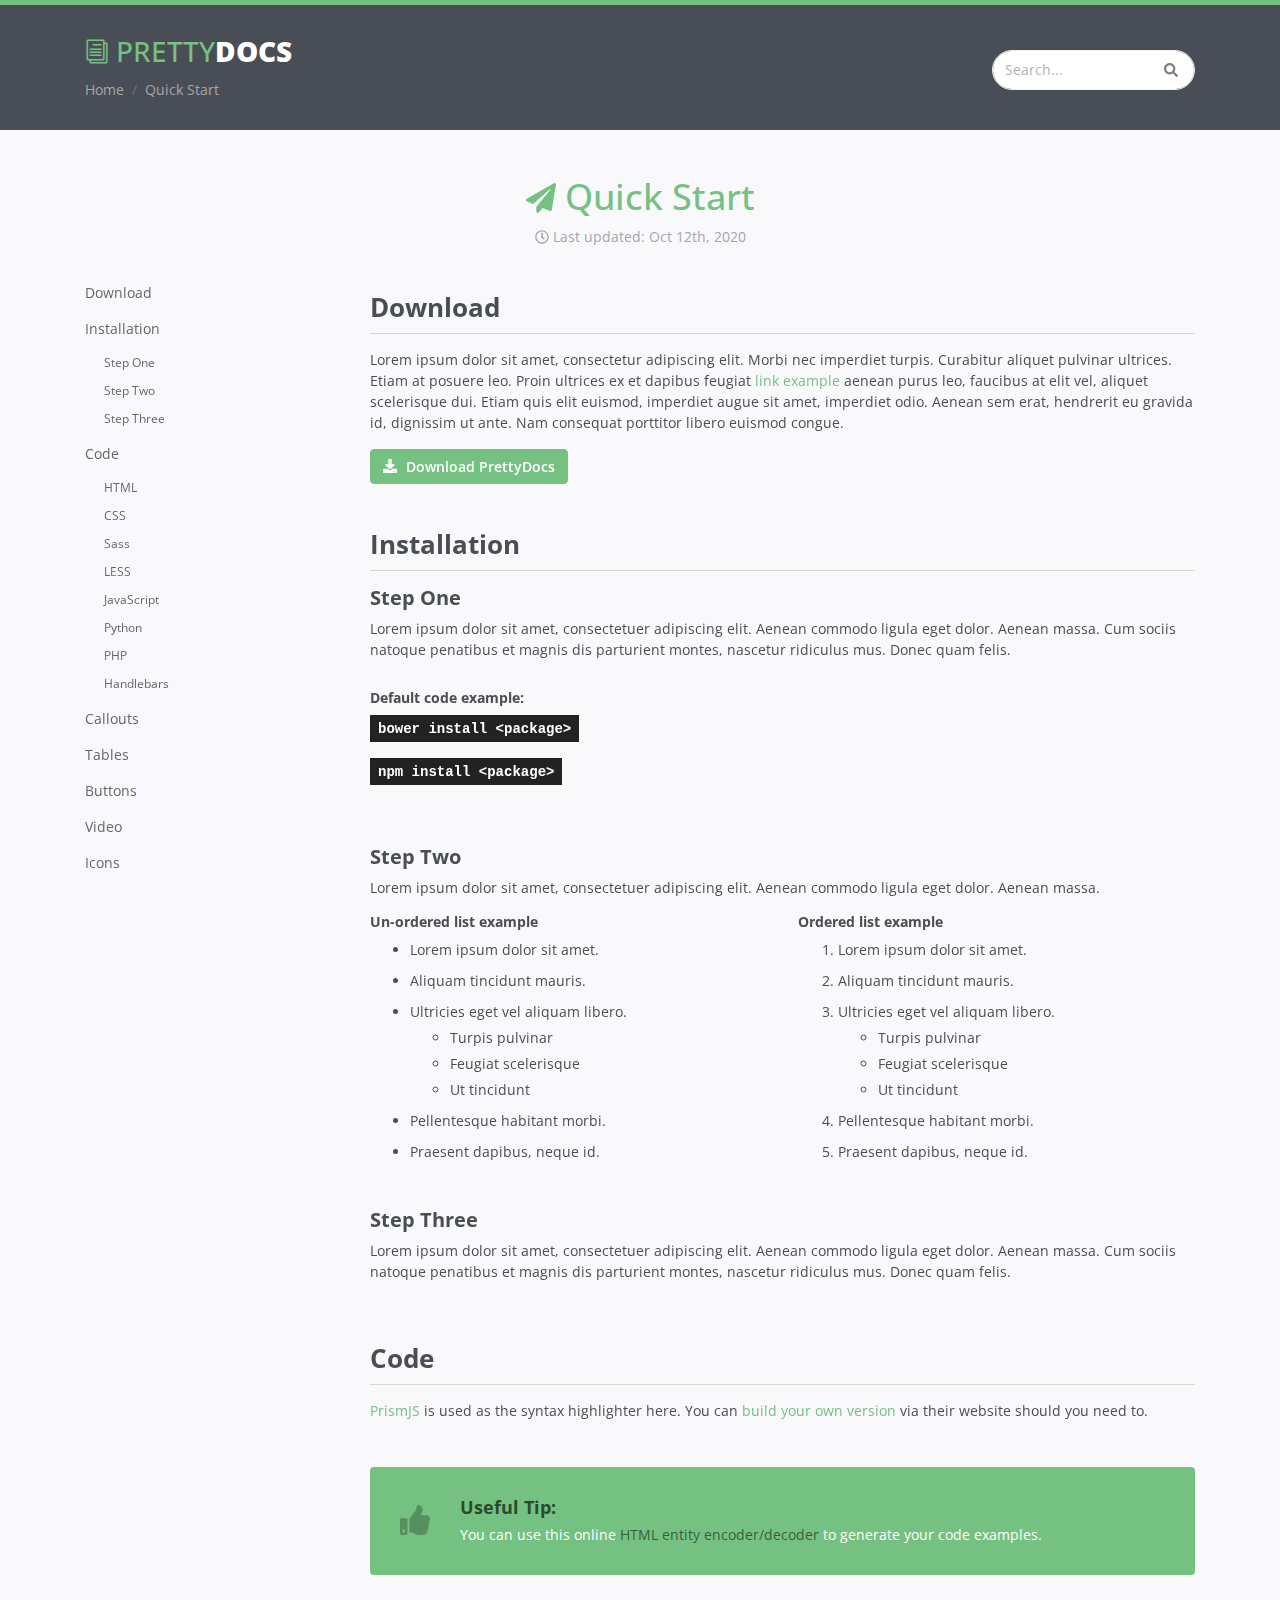
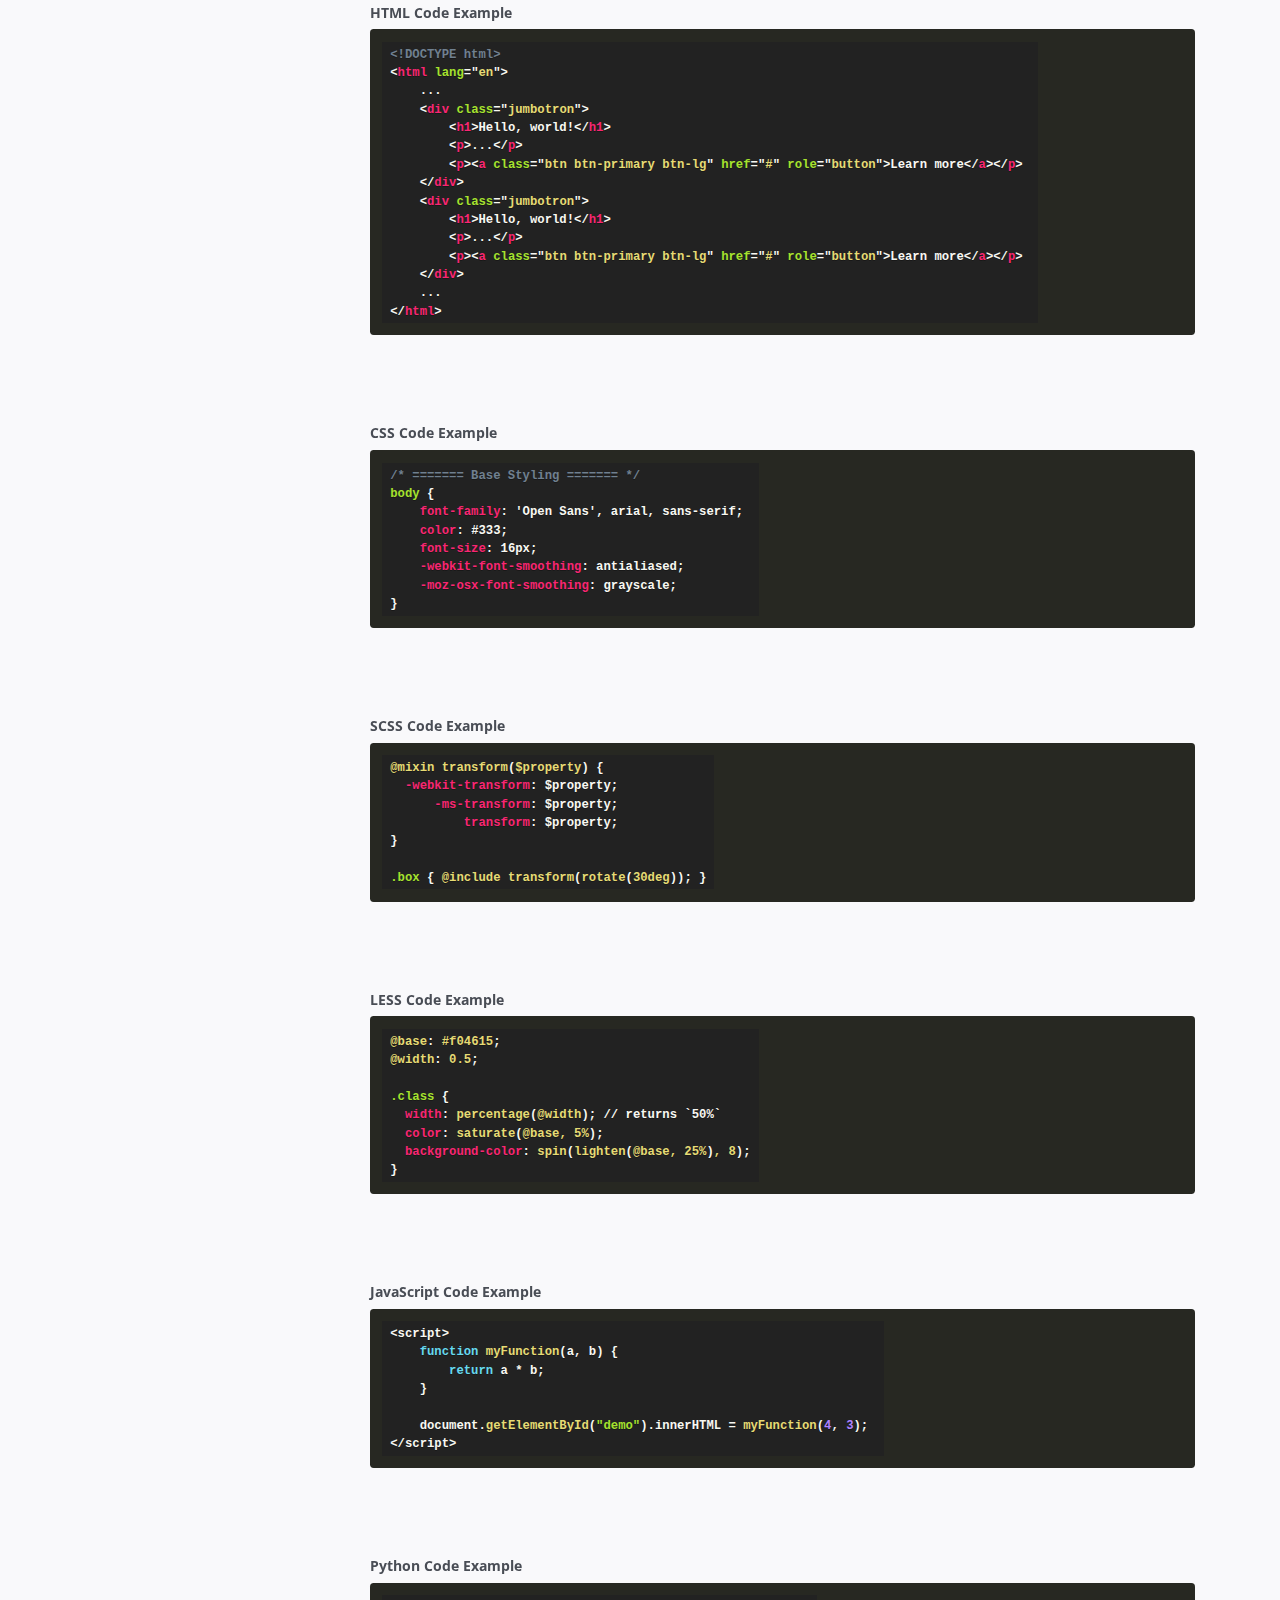
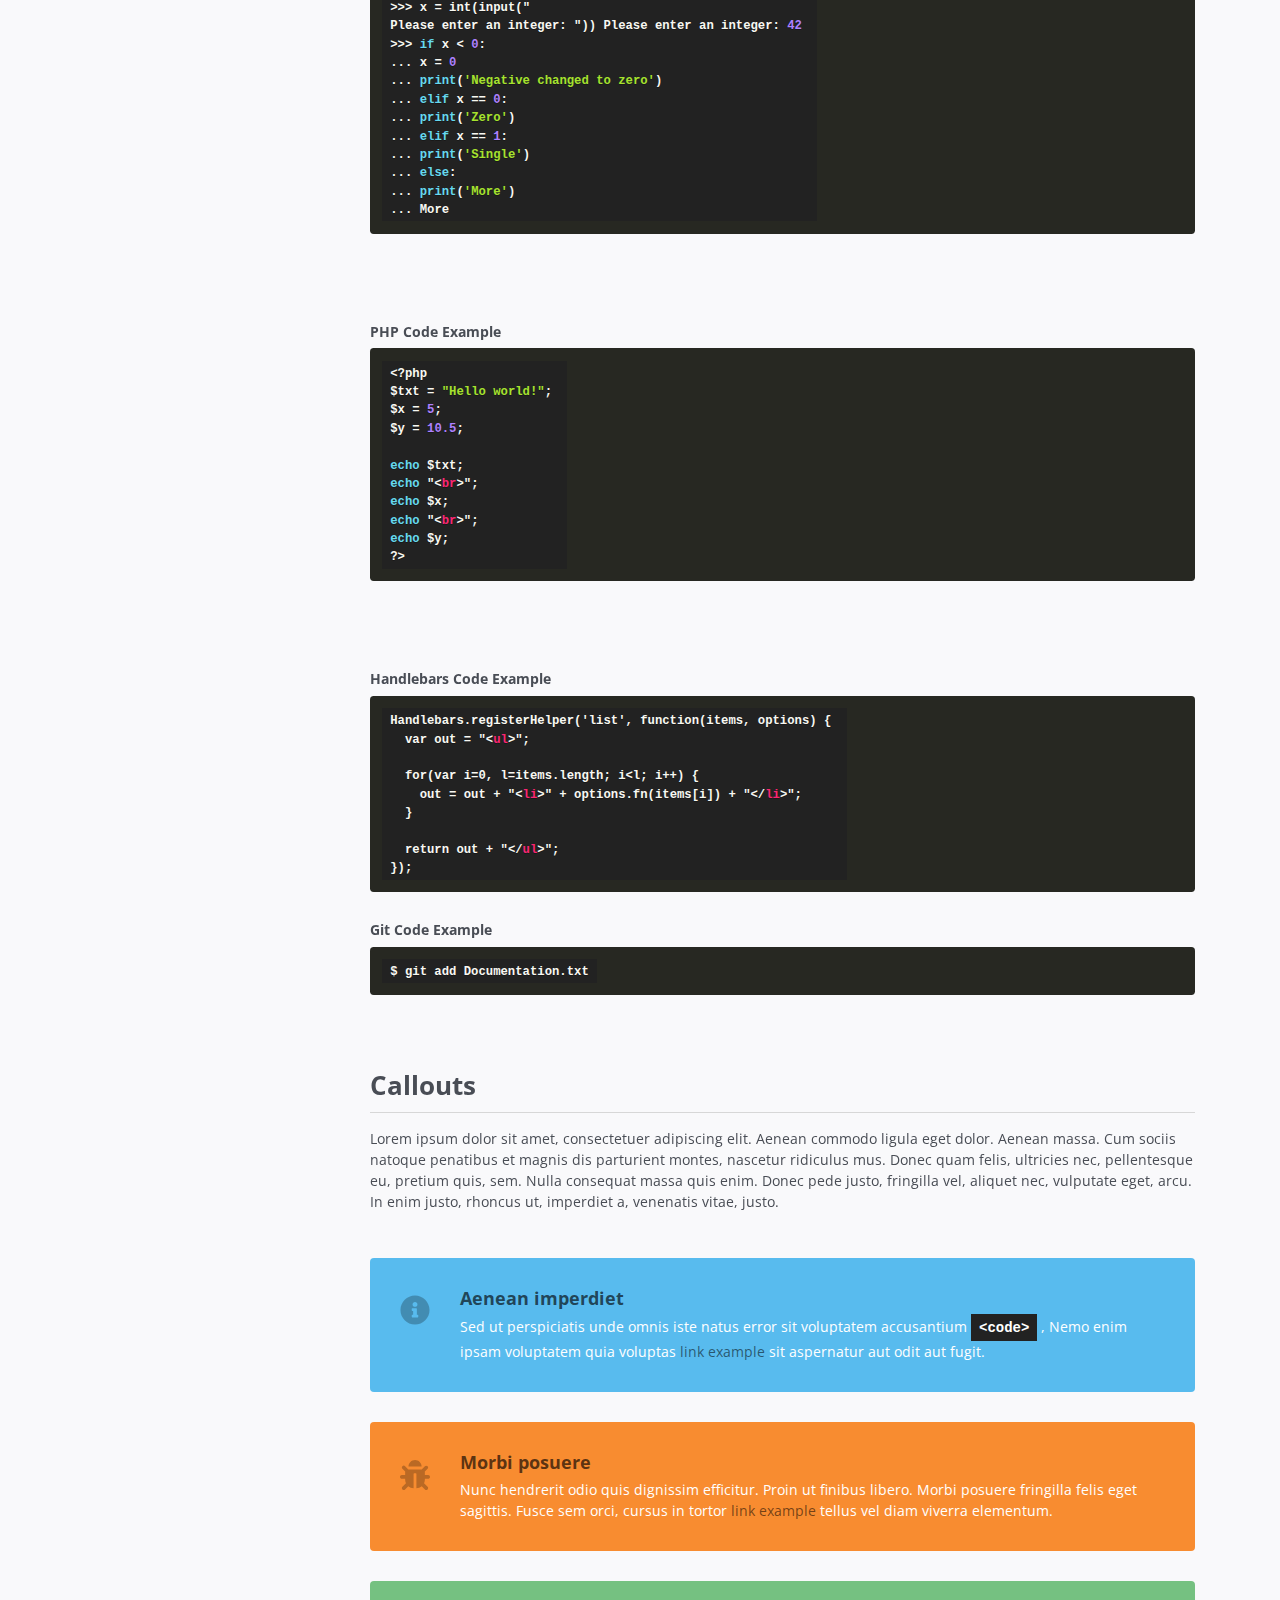
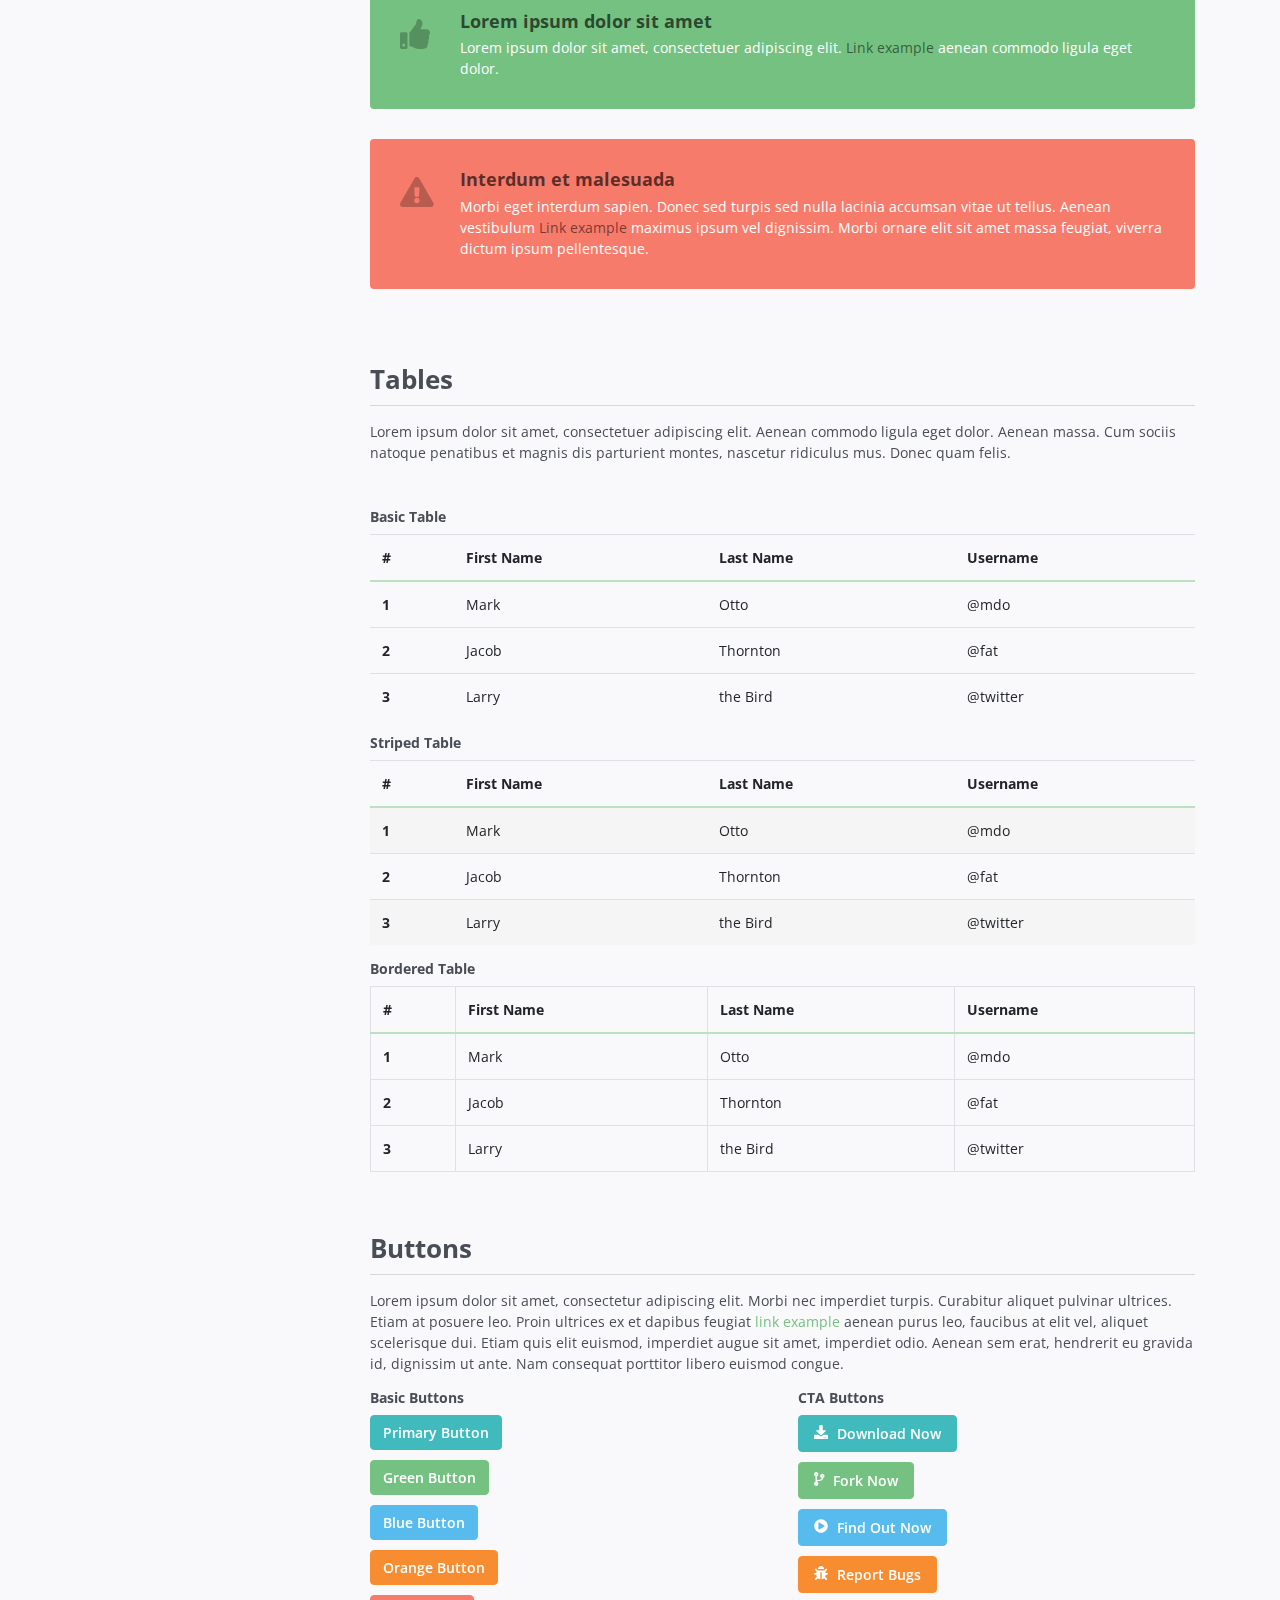
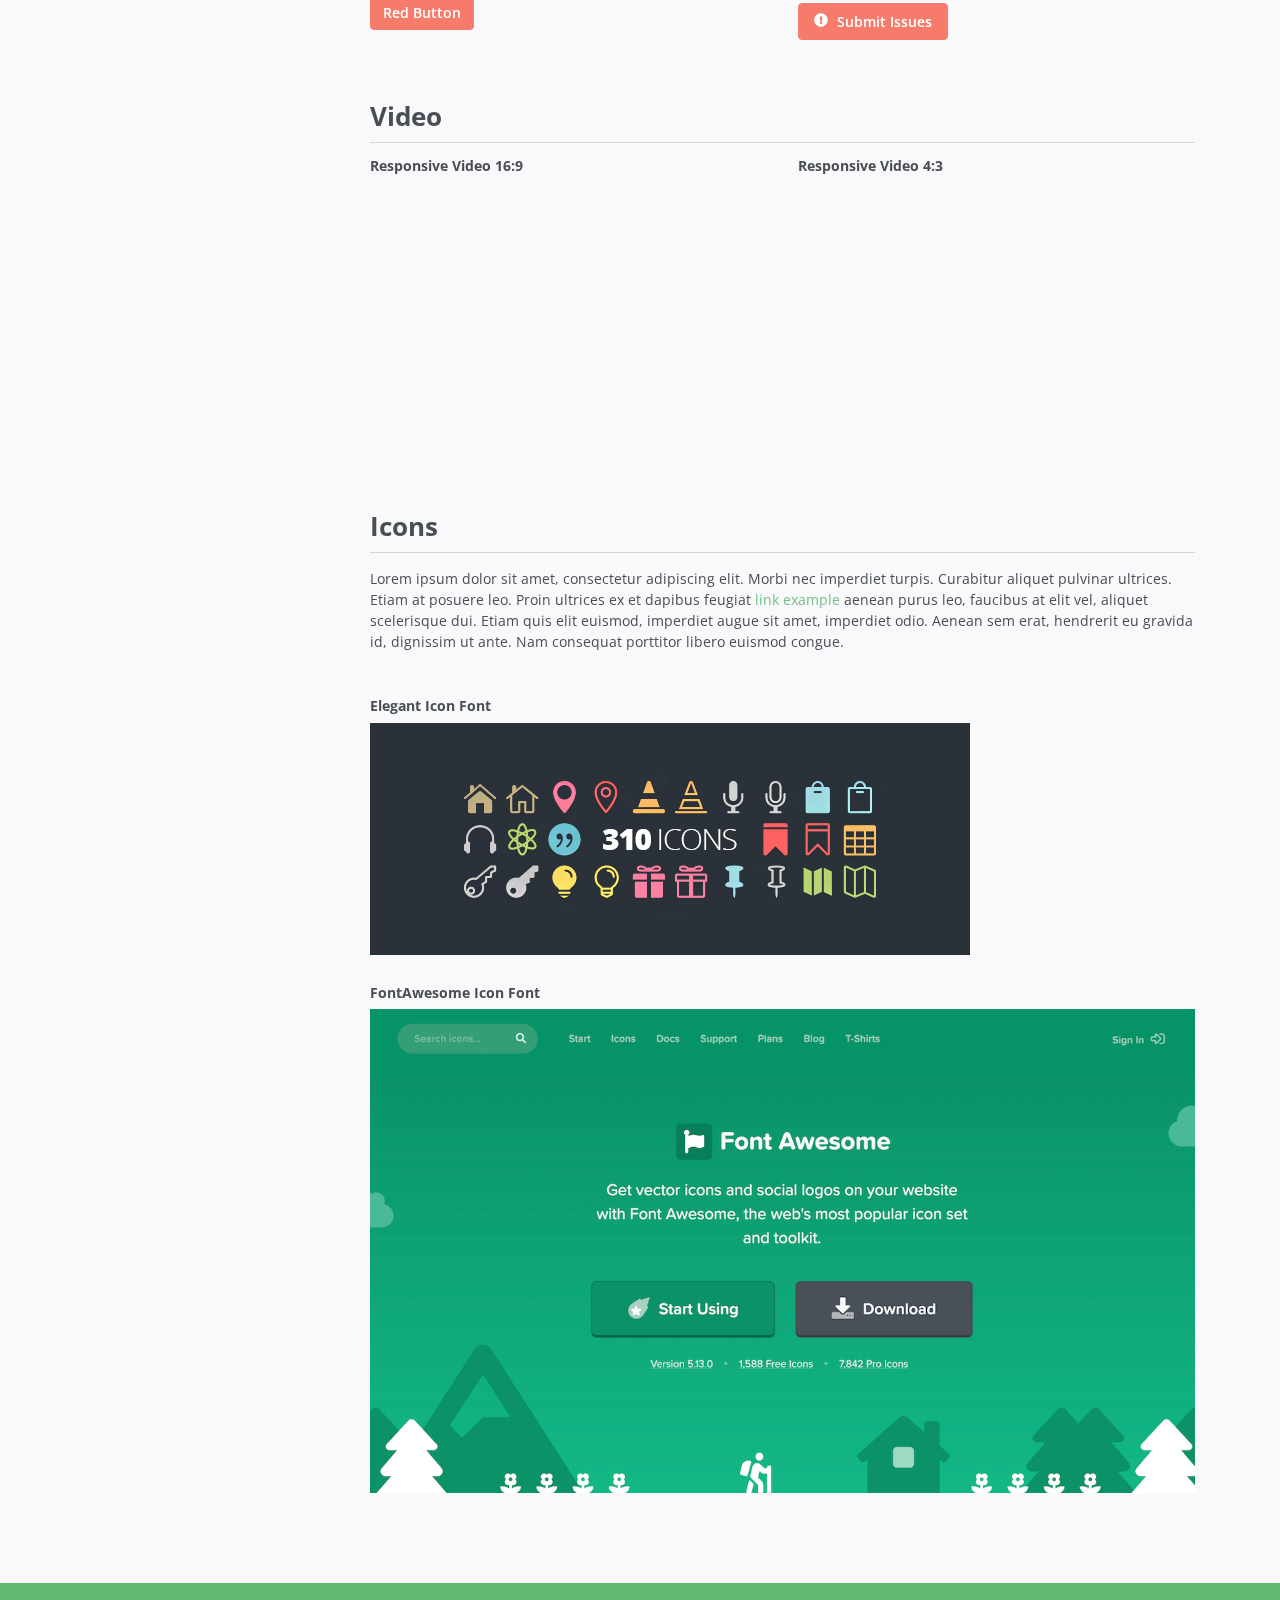
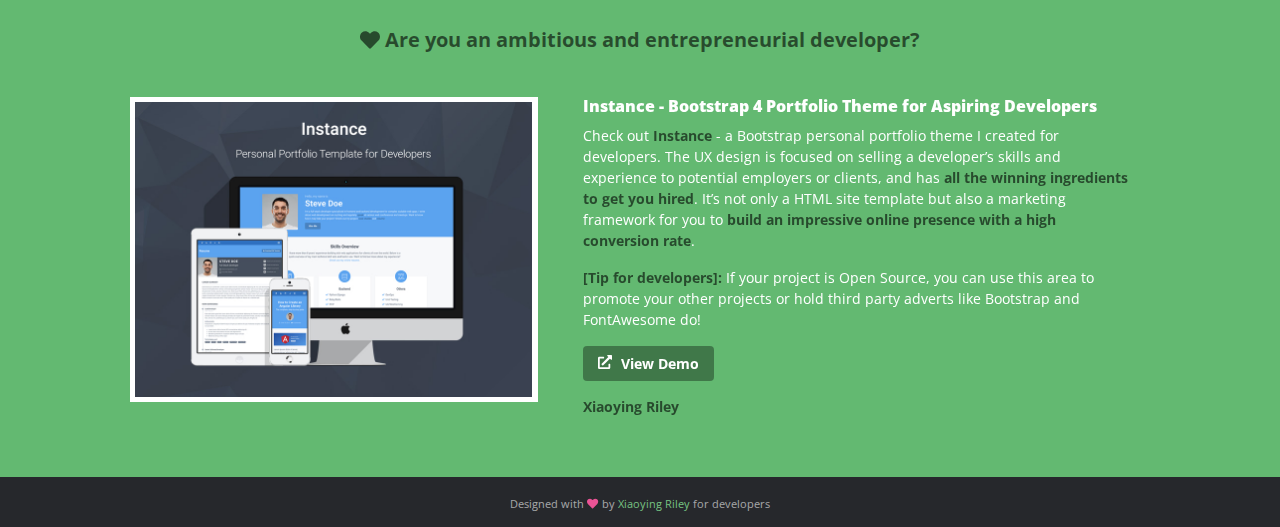
<file: docs/android.html>
<!DOCTYPE html>
<html lang="en">
<head>
    <title>Bootstrap 4 project documentation theme for developers</title>
    <!-- Meta -->
    <meta charset="utf-8">
    <meta http-equiv="X-UA-Compatible" content="IE=edge">
    <meta name="viewport" content="width=device-width, initial-scale=1.0">
    <meta name="description" content="">
    <meta name="author" content="">    
    <link rel="shortcut icon" href="favicon.ico">  
    <link href='https://fonts.googleapis.com/css?family=Open+Sans:300italic,400italic,600italic,700italic,800italic,400,300,600,700,800' rel='stylesheet' type='text/css'>
    <!-- FontAwesome JS -->
    <script defer src="assets/fontawesome/js/all.js"></script>
    <!-- Global CSS -->
    <link rel="stylesheet" href="assets/plugins/bootstrap/css/bootstrap.min.css">   
    <!-- Plugins CSS -->    
    <link rel="stylesheet" href="assets/plugins/prism/prism.css">
    <link rel="stylesheet" href="assets/plugins/elegant_font/css/style.css">  
      
    <!-- Theme CSS -->
    <link id="theme-style" rel="stylesheet" href="assets/css/styles.css">
    
</head> 

<body class="body-green">
    <div class="page-wrapper">
        <!-- ******Header****** -->
        <header id="header" class="header">
            <div class="container">
                <div class="branding">
                    <h1 class="logo">
                        <a href="index.html">
                            <span aria-hidden="true" class="icon_documents_alt icon"></span>
                            <span class="text-highlight">Pretty</span><span class="text-bold">Docs</span>
                        </a>
                    </h1>
                    
                </div><!--//branding-->
                
                <ol class="breadcrumb">
                    <li class="breadcrumb-item"><a href="index.html">Home</a></li>
                    <li class="breadcrumb-item active">Quick Start</li>
                </ol>
                
                <div class="top-search-box">
	                 <form class="form-inline search-form justify-content-center" action="" method="get">
	            
			            <input type="text" placeholder="Search..." name="search" class="form-control search-input">
			            
			            <button type="submit" class="btn search-btn" value="Search"><i class="fas fa-search"></i></button>
			            
			        </form>
                </div>
                
            </div><!--//container-->
        </header><!--//header-->
        <div class="doc-wrapper">
            <div class="container">
                <div id="doc-header" class="doc-header text-center">
                    <h1 class="doc-title"><i class="icon fa fa-paper-plane"></i> Quick Start</h1>
                    <div class="meta"><i class="far fa-clock"></i> Last updated: Oct 12th, 2020</div>
                </div><!--//doc-header-->
                <div class="doc-body row">
                    <div class="doc-content col-md-9 col-12 order-1">
                        <div class="content-inner">
                            <section id="download-section" class="doc-section">
                                <h2 class="section-title">Download</h2>
                                <div class="section-block">
                                    <p>Lorem ipsum dolor sit amet, consectetur adipiscing elit. Morbi nec imperdiet turpis. Curabitur aliquet pulvinar ultrices. Etiam at posuere leo. Proin ultrices ex et dapibus feugiat <a href="#">link example</a> aenean purus leo, faucibus at elit vel, aliquet scelerisque dui. Etiam quis elit euismod, imperdiet augue sit amet, imperdiet odio. Aenean sem erat, hendrerit  eu gravida id, dignissim ut ante. Nam consequat porttitor libero euismod congue. 
                                    </p>
                                    <a href="https://themes.3rdwavemedia.com/bootstrap-templates/startup/prettydocs-free-bootstrap-theme-for-developers-and-startups/" class="btn btn-green" target="_blank"><i class="fas fa-download"></i> Download PrettyDocs</a>
                                </div>
                            </section><!--//doc-section-->
                            <section id="installation-section" class="doc-section">
                                <h2 class="section-title">Installation</h2>
                                <div id="step1"  class="section-block">
                                    <h3 class="block-title">Step One</h3>
                                    <p>Lorem ipsum dolor sit amet, consectetuer adipiscing elit. Aenean commodo ligula eget dolor. Aenean massa. Cum sociis natoque penatibus et magnis dis parturient montes, nascetur ridiculus mus. Donec quam felis.
                                    </p>
                                    <div class="code-block">
                                        <h6>Default code example:</h6>
                                        <p><code>bower install &lt;package&gt;</code></p>
                                        <p><code>npm install &lt;package&gt;</code></p>
                                    </div><!--//code-block-->
                                </div><!--//section-block-->
                                <div id="step2"  class="section-block">
                                    <h3 class="block-title">Step Two</h3>
                                    <p>Lorem ipsum dolor sit amet, consectetuer adipiscing elit. Aenean commodo ligula eget dolor. Aenean massa.
                                    </p>
                                    <div class="row">
                                        <div class="col-md-6 col-12">
                                            <h6>Un-ordered list example</h6>
                                            <ul class="list">
        										<li>Lorem ipsum dolor sit amet.</li>
        										<li>Aliquam tincidunt mauris.</li>
        										<li>Ultricies eget vel aliquam libero.
        											<ul>
        												<li>Turpis pulvinar</li>
        												<li>Feugiat scelerisque</li>
        												<li>Ut tincidunt</li>
        											</ul>
        										</li>
        										<li>Pellentesque habitant morbi.</li>
        										<li>Praesent dapibus, neque id.</li>
        									</ul>
                                        </div>
                                        <div class="col-md-6 col-12">
                                            <h6>Ordered list example</h6>
                                            <ol class="list">
        										<li>Lorem ipsum dolor sit amet.</li>
        										<li>Aliquam tincidunt mauris.</li>
        										<li>Ultricies eget vel aliquam libero.
        											<ul>
        												<li>Turpis pulvinar</li>
        												<li>Feugiat scelerisque</li>
        												<li>Ut tincidunt</li>
        											</ul>
        										</li>
        										<li>Pellentesque habitant morbi.</li>
        										<li>Praesent dapibus, neque id.</li>
        									</ol>
                                        </div>
                                    </div><!--//row-->
                                </div><!--//section-block-->
                                <div id="step3"  class="section-block">
                                    <h3 class="block-title">Step Three</h3>
                                    <p>Lorem ipsum dolor sit amet, consectetuer adipiscing elit. Aenean commodo ligula eget dolor. Aenean massa. Cum sociis natoque penatibus et magnis dis parturient montes, nascetur ridiculus mus. Donec quam felis.
                                    </p>
                                </div><!--//section-block-->
                            </section><!--//doc-section-->
                            
                            <section id="code-section" class="doc-section">
                                <h2 class="section-title">Code</h2>
                                <div class="section-block">
                                    <p>
                                        <a href="https://prismjs.com/" target="_blank">PrismJS</a> is used as the syntax highlighter here. You can <a href="https://prismjs.com/download.html" target="_blank">build your own version</a> via their website should you need to.
                                    </p>
                                    
                                </div><!--//section-block-->
                                <div id="html" class="section-block">
                                    
                                    <div class="callout-block callout-success">
                                        <div class="icon-holder">
                                            <i class="fas fa-thumbs-up"></i>
                                        </div><!--//icon-holder-->
                                        <div class="content">
                                            <h4 class="callout-title">Useful Tip:</h4>
                                            <p>You can use this online <a href="https://mothereff.in/html-entities" target="_blank">HTML entity encoder/decoder</a> to generate your code examples.</p>
                                        </div><!--//content-->
                                    </div>
                                    <div class="code-block">
                                        <h6>HTML Code Example</h6>
                                        <pre><code class="language-markup">&lt;!DOCTYPE html&gt; 
&lt;html lang=&quot;en&quot;&gt; 
    ...
    &lt;div class=&quot;jumbotron&quot;&gt; 
        &lt;h1&gt;Hello, world!&lt;/h1&gt; 
        &lt;p&gt;...&lt;/p&gt; 
        &lt;p&gt;&lt;a class=&quot;btn btn-primary btn-lg&quot; href=&quot;#&quot; role=&quot;button&quot;&gt;Learn more&lt;/a&gt;&lt;/p&gt; 
    &lt;/div&gt;
    &lt;div class=&quot;jumbotron&quot;&gt; 
        &lt;h1&gt;Hello, world!&lt;/h1&gt; 
        &lt;p&gt;...&lt;/p&gt; 
        &lt;p&gt;&lt;a class=&quot;btn btn-primary btn-lg&quot; href=&quot;#&quot; role=&quot;button&quot;&gt;Learn more&lt;/a&gt;&lt;/p&gt; 
    &lt;/div&gt;
    ...
&lt;/html&gt;</code></pre>
                                    </div><!--//code-block-->
                                </div><!--//section-block-->
                                <div id="css" class="section-block">
                                    <div class="code-block">
                                        <h6>CSS Code Example</h6>
                                        <pre><code class="language-css">/* ======= Base Styling ======= */
body {
    font-family: 'Open Sans', arial, sans-serif; 
    color: #333; 
    font-size: 16px; 
    -webkit-font-smoothing: antialiased; 
    -moz-osx-font-smoothing: grayscale; 
}</code></pre>
                                    </div><!--//code-block-->
                                </div><!--//section-block-->
                                <div id="sass" class="section-block">
                                    <div class="code-block">
                                        <h6>SCSS Code Example</h6>
                                        <pre><code class="language-css">@mixin transform($property) {
  -webkit-transform: $property;
      -ms-transform: $property;
          transform: $property;
}

.box { @include transform(rotate(30deg)); }</code></pre>
                                    </div><!--//code-block-->
                                </div><!--//section-block-->
                                <div id="less" class="section-block">
                                    <div class="code-block">
                                        <h6>LESS Code Example</h6>
                                        <pre><code class="language-css">@base: #f04615;
@width: 0.5;

.class {
  width: percentage(@width); // returns &#x60;50%&#x60;
  color: saturate(@base, 5%);
  background-color: spin(lighten(@base, 25%), 8);
}</code></pre>
                                    </div><!--//code-block-->
                                </div><!--//section-block-->
                                <div id="javascript" class="section-block">
                                    <div class="code-block">
                                        <h6>JavaScript Code Example</h6>
                                        <pre><code class="language-javascript">&lt;script&gt; 
    function myFunction(a, b) { 
        return a * b; 
    } 
    
    document.getElementById(&quot;demo&quot;).innerHTML = myFunction(4, 3); 
&lt;/script&gt;</code></pre>
                                    </div><!--//code-block-->
                                </div><!--//section-block-->
                                <div id="python" class="section-block">
                                    <div class="code-block">
                                        <h6>Python Code Example</h6>
                                        <pre><code class="language-python">&gt;&gt;&gt; x = int(input(&quot;
Please enter an integer: &quot;)) Please enter an integer: 42 
&gt;&gt;&gt; if x &lt; 0: 
... x = 0 
... print('Negative changed to zero') 
... elif x == 0: 
... print('Zero') 
... elif x == 1: 
... print('Single') 
... else: 
... print('More') 
... More</code></pre>
                                    </div><!--//code-block-->
                                </div><!--//section-block-->
                                <div id="php" class="section-block">
                                    <div class="code-block">
                                        <h6>PHP Code Example</h6>
                                        <pre><code class="language-php">&lt;?php 
$txt = &quot;Hello world!&quot;; 
$x = 5; 
$y = 10.5; 

echo $txt; 
echo &quot;&lt;br&gt;&quot;; 
echo $x; 
echo &quot;&lt;br&gt;&quot;; 
echo $y; 
?&gt;</code></pre>
                                    </div><!--//code-block-->
                                </div><!--//section-block-->
                                <div id="handlebars" class="section-block">
                                    <div class="code-block">
                                        <h6>Handlebars Code Example</h6>
                                        <pre><code class="language-handlebars">Handlebars.registerHelper('list', function(items, options) { 
  var out = &quot;&lt;ul&gt;&quot;; 
  
  for(var i=0, l=items.length; i&lt;l; i++) { 
    out = out + &quot;&lt;li&gt;&quot; + options.fn(items[i]) + &quot;&lt;/li&gt;&quot;; 
  } 
  
  return out + &quot;&lt;/ul&gt;&quot;; 
});</code></pre>
                                    </div><!--//code-block-->
                                    <div class="code-block">
                                        <h6>Git Code Example</h6>
                                        <pre><code class="language-git">$ git add Documentation.txt</code></pre>
                                    </div><!--//code-block-->
                                </div><!--//section-block-->
                            </section><!--//doc-section-->
                            <section id="callouts-section" class="doc-section">
                                <h2 class="section-title">Callouts</h2>
                                <div class="section-block">
                                    <p>Lorem ipsum dolor sit amet, consectetuer adipiscing elit. Aenean commodo ligula eget dolor. Aenean massa. Cum sociis natoque penatibus et magnis dis parturient montes, nascetur ridiculus mus. Donec quam felis, ultricies nec, pellentesque eu, pretium quis, sem. Nulla consequat massa quis enim. Donec pede justo, fringilla vel, aliquet nec, vulputate eget, arcu. In enim justo, rhoncus ut, imperdiet a, venenatis vitae, justo. 
                                    </p>
                                </div>

                                <div class="section-block">
                                    <div class="callout-block callout-info">
                                        <div class="icon-holder">
                                            <i class="fas fa-info-circle"></i>
                                        </div><!--//icon-holder-->
                                        <div class="content">
                                            <h4 class="callout-title">Aenean imperdiet</h4>
                                            <p>Sed ut perspiciatis unde omnis iste natus error sit voluptatem accusantium <code>&lt;code&gt;</code> , Nemo enim ipsam voluptatem quia voluptas <a href="#">link example</a> sit aspernatur aut odit aut fugit.</p>
                                        </div><!--//content-->
                                    </div><!--//callout-block-->
                                    
                                    <div class="callout-block callout-warning">
                                        <div class="icon-holder">
                                            <i class="fas fa-bug"></i>
                                        </div><!--//icon-holder-->
                                        <div class="content">
                                            <h4 class="callout-title">Morbi posuere</h4>
                                            <p>Nunc hendrerit odio quis dignissim efficitur. Proin ut finibus libero. Morbi posuere fringilla felis eget sagittis. Fusce sem orci, cursus in tortor <a href="#">link example</a> tellus vel diam viverra elementum.</p>
                                        </div><!--//content-->
                                    </div><!--//callout-block-->
                                    
                                    <div class="callout-block callout-success">
                                        <div class="icon-holder">
                                            <i class="fas fa-thumbs-up"></i>
                                        </div><!--//icon-holder-->
                                        <div class="content">
                                            <h4 class="callout-title">Lorem ipsum dolor sit amet</h4>
                                            <p>Lorem ipsum dolor sit amet, consectetuer adipiscing elit. <a href="#">Link example</a> aenean commodo ligula eget dolor.</p>
                                        </div><!--//content-->
                                    </div><!--//callout-block-->
                                    
                                    <div class="callout-block callout-danger">
                                        <div class="icon-holder">
                                            <i class="fas fa-exclamation-triangle"></i>
                                        </div><!--//icon-holder-->
                                        <div class="content">
                                            <h4 class="callout-title">Interdum et malesuada</h4>
                                            <p>Morbi eget interdum sapien. Donec sed turpis sed nulla lacinia accumsan vitae ut tellus. Aenean vestibulum <a href="#">Link example</a> maximus ipsum vel dignissim. Morbi ornare elit sit amet massa feugiat, viverra dictum ipsum pellentesque. </p>
                                        </div><!--//content-->
                                    </div><!--//callout-block-->
                                </div>
                            </section><!--//doc-section-->
                            <section id="tables-section" class="doc-section">
                                <h2 class="section-title">Tables</h2>
                                <div class="section-block">
                                    <p>Lorem ipsum dolor sit amet, consectetuer adipiscing elit. Aenean commodo ligula eget dolor. Aenean massa. Cum sociis natoque penatibus et magnis dis parturient montes, nascetur ridiculus mus. Donec quam felis.
                                    </p>
                                </div>
                                <div class="section-block">
                                    <h6>Basic Table</h6>
                                    <div class="table-responsive">
                                        <table class="table">
                                            <thead>
                                                <tr>
                                                    <th>#</th>
                                                    <th>First Name</th>
                                                    <th>Last Name</th>
                                                    <th>Username</th>
                                                </tr>
                                            </thead>
                                            <tbody>
                                                <tr>
                                                    <th scope="row">1</th>
                                                    <td>Mark</td>
                                                    <td>Otto</td>
                                                    <td>@mdo</td>
                                                </tr>
                                                <tr>
                                                    <th scope="row">2</th>
                                                    <td>Jacob</td>
                                                    <td>Thornton</td>
                                                    <td>@fat</td>
                                                </tr>
                                                <tr>
                                                    <th scope="row">3</th>
                                                    <td>Larry</td>
                                                    <td>the Bird</td>
                                                    <td>@twitter</td>
                                                </tr>
                                            </tbody>
                                        </table>
                                    </div><!--//table-responsive-->
                                    <h6>Striped Table</h6>
                                    <div class="table-responsive">
                                        <table class="table table-striped">
                                            <thead>
                                                <tr>
                                                    <th>#</th>
                                                    <th>First Name</th>
                                                    <th>Last Name</th>
                                                    <th>Username</th>
                                                </tr>
                                            </thead>
                                            <tbody>
                                                <tr>
                                                    <th scope="row">1</th>
                                                    <td>Mark</td>
                                                    <td>Otto</td>
                                                    <td>@mdo</td>
                                                </tr>
                                                <tr>
                                                    <th scope="row">2</th>
                                                    <td>Jacob</td>
                                                    <td>Thornton</td>
                                                    <td>@fat</td>
                                                </tr>
                                                <tr>
                                                    <th scope="row">3</th>
                                                    <td>Larry</td>
                                                    <td>the Bird</td>
                                                    <td>@twitter</td>
                                                </tr>
                                            </tbody>
                                        </table>
                                    </div><!--//table-responsive-->
                                    <h6>Bordered Table</h6>
                                    <div class="table-responsive">
                                        <table class="table table-bordered">
                                            <thead>
                                                <tr>
                                                    <th>#</th>
                                                    <th>First Name</th>
                                                    <th>Last Name</th>
                                                    <th>Username</th>
                                                </tr>
                                            </thead>
                                            <tbody>
                                                <tr>
                                                    <th scope="row">1</th>
                                                    <td>Mark</td>
                                                    <td>Otto</td>
                                                    <td>@mdo</td>
                                                </tr>
                                                <tr>
                                                    <th scope="row">2</th>
                                                    <td>Jacob</td>
                                                    <td>Thornton</td>
                                                    <td>@fat</td>
                                                </tr>
                                                <tr>
                                                    <th scope="row">3</th>
                                                    <td>Larry</td>
                                                    <td>the Bird</td>
                                                    <td>@twitter</td>
                                                </tr>
                                            </tbody>
                                        </table>
                                    </div><!--//table-responsive-->
                                </div><!--//section-block-->
                            </section><!--//doc-section-->
                            <section id="buttons-section" class="doc-section">
                                <h2 class="section-title">Buttons</h2>
                                <div class="section-block">
                                    <p>Lorem ipsum dolor sit amet, consectetur adipiscing elit. Morbi nec imperdiet turpis. Curabitur aliquet pulvinar ultrices. Etiam at posuere leo. Proin ultrices ex et dapibus feugiat <a href="#">link example</a> aenean purus leo, faucibus at elit vel, aliquet scelerisque dui. Etiam quis elit euismod, imperdiet augue sit amet, imperdiet odio. Aenean sem erat, hendrerit  eu gravida id, dignissim ut ante. Nam consequat porttitor libero euismod congue. 
                                    </p>
                                    <div class="row">
                                        <div class="col-md-6 col-12">
                                            <h6>Basic Buttons</h6>
                                            <ul class="list list-unstyled">
                                                <li><a href="#" class="btn btn-primary">Primary Button</a></li>
                                                <li><a href="#" class="btn btn-green">Green Button</a></li>
                                                <li><a href="#" class="btn btn-blue">Blue Button</a></li>
                                                <li><a href="#" class="btn btn-orange">Orange Button</a></li>
                                                <li><a href="#" class="btn btn-red">Red Button</a></li>
                                            </ul>
                                        </div>
                                        <div class="col-md-6 col-12">
                                            <h6>CTA Buttons</h6>
                                            <ul class="list list-unstyled">
                                                <li><a href="#" class="btn btn-primary btn-cta"><i class="fas fa-download"></i> Download Now</a></li>
                                                <li><a href="#" class="btn btn-green btn-cta"><i class="fas fa-code-branch"></i> Fork Now</a></li>
                                                <li><a href="#" class="btn btn-blue btn-cta"><i class="fas fa-play-circle"></i> Find Out Now</a></li>
                                                <li><a href="#" class="btn btn-orange btn-cta"><i class="fas fa-bug"></i> Report Bugs</a></li>
                                                <li><a href="#" class="btn btn-red btn-cta"><i class="fas fa-exclamation-circle"></i> Submit Issues</a></li>
                                            </ul>
                                        </div>
                                    </div><!--//row-->
                                </div><!--//section-block-->
                            </section><!--//doc-section-->
                            <section id="video-section" class="doc-section">
                                <h2 class="section-title">Video</h2>
                                <div class="section-block">
                                    <div class="row">
                                        <div class="col-md-6 col-12">
                                            <h6>Responsive Video 16:9</h6>
                                            <!-- 16:9 aspect ratio -->
                                            <div class="embed-responsive embed-responsive-16by9">
                                                <iframe class="embed-responsive-item" src="https://www.youtube.com/embed/ejBkOjEG6F0?rel=0&amp;controls=0&amp;showinfo=0" frameborder="0" allowfullscreen></iframe>
                                            </div>
                                        </div>
                                        <div class="col-md-6 col-12">
                                            <h6>Responsive Video 4:3</h6>
                                            <!-- 4:3 aspect ratio -->
                                            <div class="embed-responsive embed-responsive-4by3">
                                                <iframe class="embed-responsive-item" src="https://www.youtube.com/embed/ejBkOjEG6F0?rel=0&amp;controls=0&amp;showinfo=0" frameborder="0" allowfullscreen></iframe>
                                            </div>
                                        </div>
                                    </div><!--//row-->
                                </div><!--//section-block-->
                            <section id="icons-section" class="doc-section">
                                <h2 class="section-title">Icons</h2>
                                <div class="section-block">
                                    <p>Lorem ipsum dolor sit amet, consectetur adipiscing elit. Morbi nec imperdiet turpis. Curabitur aliquet pulvinar ultrices. Etiam at posuere leo. Proin ultrices ex et dapibus feugiat <a href="#">link example</a> aenean purus leo, faucibus at elit vel, aliquet scelerisque dui. Etiam quis elit euismod, imperdiet augue sit amet, imperdiet odio. Aenean sem erat, hendrerit  eu gravida id, dignissim ut ante. Nam consequat porttitor libero euismod congue. 
                                    </p>
                                </div><!--//section-block-->
                                <div class="section-block">
                                    <h6>Elegant Icon Font</h6>
                                    <a href="https://www.elegantthemes.com/blog/resources/elegant-icon-font" target="_blank"><img class="img-fluid" src="assets/images/demo/elegant-icon-font.jpg" alt="elegant icons" /></a>
                                </div><!--//section-block-->
                                <div class="section-block">
                                    <h6>FontAwesome Icon Font</h6>
                                    <a href="https://fortawesome.github.io/Font-Awesome/" target="_blank"><img class="img-fluid" src="assets/images/demo/fontawesome-icons.png" alt="fontawesome" /></a>
                                </div><!--//section-block-->
                                
                            </section><!--//doc-section-->
                            
                            </section><!--//doc-section-->
                        </div><!--//content-inner-->
                    </div><!--//doc-content-->
                    <div class="doc-sidebar col-md-3 col-12 order-0 d-none d-md-flex">
                        <div id="doc-nav" class="doc-nav">
	                        
	                            <nav id="doc-menu" class="nav doc-menu flex-column sticky">
	                                <a class="nav-link scrollto" href="#download-section">Download</a>
	                                <a class="nav-link scrollto" href="#installation-section">Installation</a>
                                    <nav class="doc-sub-menu nav flex-column">
                                        <a class="nav-link scrollto" href="#step1">Step One</a>
                                        <a class="nav-link scrollto" href="#step2">Step Two</a>
                                        <a class="nav-link scrollto" href="#step3">Step Three</a>
                                    </nav><!--//nav-->
	                                <a class="nav-link scrollto" href="#code-section">Code</a>
                                    <nav class="doc-sub-menu nav flex-column">
                                        <a class="nav-link scrollto" href="#html">HTML</a>
                                        <a class="nav-link scrollto" href="#css">CSS</a>
                                        <a class="nav-link scrollto" href="#sass">Sass</a>
                                        <a class="nav-link scrollto" href="#less">LESS</a>
                                        <a class="nav-link scrollto" href="#javascript">JavaScript</a>
                                        <a class="nav-link scrollto" href="#python">Python</a>
                                        <a class="nav-link scrollto" href="#php">PHP</a>
                                        <a class="nav-link scrollto" href="#handlebars">Handlebars</a>
                                    </nav><!--//nav-->
	                                <a class="nav-link scrollto" href="#callouts-section">Callouts</a>
	                                <a class="nav-link scrollto" href="#tables-section">Tables</a>
	                                <a class="nav-link scrollto" href="#buttons-section">Buttons</a>
	                                <a class="nav-link scrollto" href="#video-section">Video</a>
	                                <a class="nav-link scrollto" href="#icons-section">Icons</a>
	                            </nav><!--//doc-menu-->
	                        
                        </div>
                    </div><!--//doc-sidebar-->
                </div><!--//doc-body-->              
            </div><!--//container-->
        </div><!--//doc-wrapper-->
        
        <div id="promo-block" class="promo-block">
            <div class="container">
                <div class="promo-block-inner">
                    <h3 class="promo-title text-center"><i class="fas fa-heart"></i> <a href="https://themes.3rdwavemedia.com/bootstrap-templates/portfolio/instance-bootstrap-portfolio-theme-for-developers/" target="_blank">Are you an ambitious and entrepreneurial developer?</a></h3>
                    <div class="row">
                        <div class="figure-holder col-lg-5 col-md-6 col-12">
                            <div class="figure-holder-inner">
                                <a href="https://themes.3rdwavemedia.com/bootstrap-templates/portfolio/instance-bootstrap-portfolio-theme-for-developers/" target="_blank"><img class="img-fluid" src="assets/images/demo/instance-promo.jpg" alt="Instance Theme" /></a>
                                <a class="mask" href="https://themes.3rdwavemedia.com/bootstrap-templates/portfolio/instance-bootstrap-portfolio-theme-for-developers/"><i class="icon fa fa-heart pink"></i></a>
                                
                            </div>
                        </div><!--//figure-holder-->
                        <div class="content-holder col-lg-7 col-md-6 col-12">
                            <div class="content-holder-inner">
                                <div class="desc">
                                    <h4 class="content-title"><strong> Instance - Bootstrap 4 Portfolio Theme for Aspiring Developers</strong></h4>
                                    <p>Check out <a href="https://themes.3rdwavemedia.com/bootstrap-templates/portfolio/instance-bootstrap-portfolio-theme-for-developers/" target="_blank">Instance</a> - a Bootstrap personal portfolio theme I created for developers. The UX design is focused on selling a developer’s skills and experience to potential employers or clients, and has <strong class="highlight">all the winning ingredients to get you hired</strong>. It’s not only a HTML site template but also a marketing framework for you to <strong class="highlight">build an impressive online presence with a high conversion rate</strong>. </p>
                                    <p><strong class="highlight">[Tip for developers]:</strong> If your project is Open Source, you can use this area to promote your other projects or hold third party adverts like Bootstrap and FontAwesome do!</p>
                                    <a class="btn btn-cta" href="https://themes.3rdwavemedia.com/bootstrap-templates/portfolio/instance-bootstrap-portfolio-theme-for-developers/" target="_blank"><i class="fas fa-external-link-alt"></i> View Demo</a>
                                    
                                </div><!--//desc-->
                                
                                
                                <div class="author"><a href="https://themes.3rdwavemedia.com">Xiaoying Riley</a></div>
                            </div><!--//content-holder-inner-->
                        </div><!--//content-holder-->
                    </div><!--//row-->
                </div><!--//promo-block-inner-->  
            </div><!--//container-->
        </div><!--//promo-block-->
        
    </div><!--//page-wrapper-->
    
    <footer id="footer" class="footer text-center">
        <div class="container">
            <!--/* This template is free as long as you keep the footer attribution link. If you'd like to use the template without the attribution link, you can buy the commercial license via our website: themes.3rdwavemedia.com Thank you for your support. :) */-->
            <small class="copyright">Designed with <i class="fas fa-heart"></i> by <a href="https://themes.3rdwavemedia.com/" target="_blank">Xiaoying Riley</a> for developers</small>
            
        </div><!--//container-->
    </footer><!--//footer-->
    
     
    <!-- Main Javascript -->          
    <script type="text/javascript" src="assets/plugins/jquery-3.4.1.min.js"></script>
    <script type="text/javascript" src="assets/plugins/bootstrap/js/bootstrap.min.js"></script>
    <script type="text/javascript" src="assets/plugins/prism/prism.js"></script>    
    <script type="text/javascript" src="assets/plugins/jquery-scrollTo/jquery.scrollTo.min.js"></script>      
    <script type="text/javascript" src="assets/plugins/stickyfill/dist/stickyfill.min.js"></script>                                                             
    <script type="text/javascript" src="assets/js/main.js"></script>
    
</body>
</html>
</file>
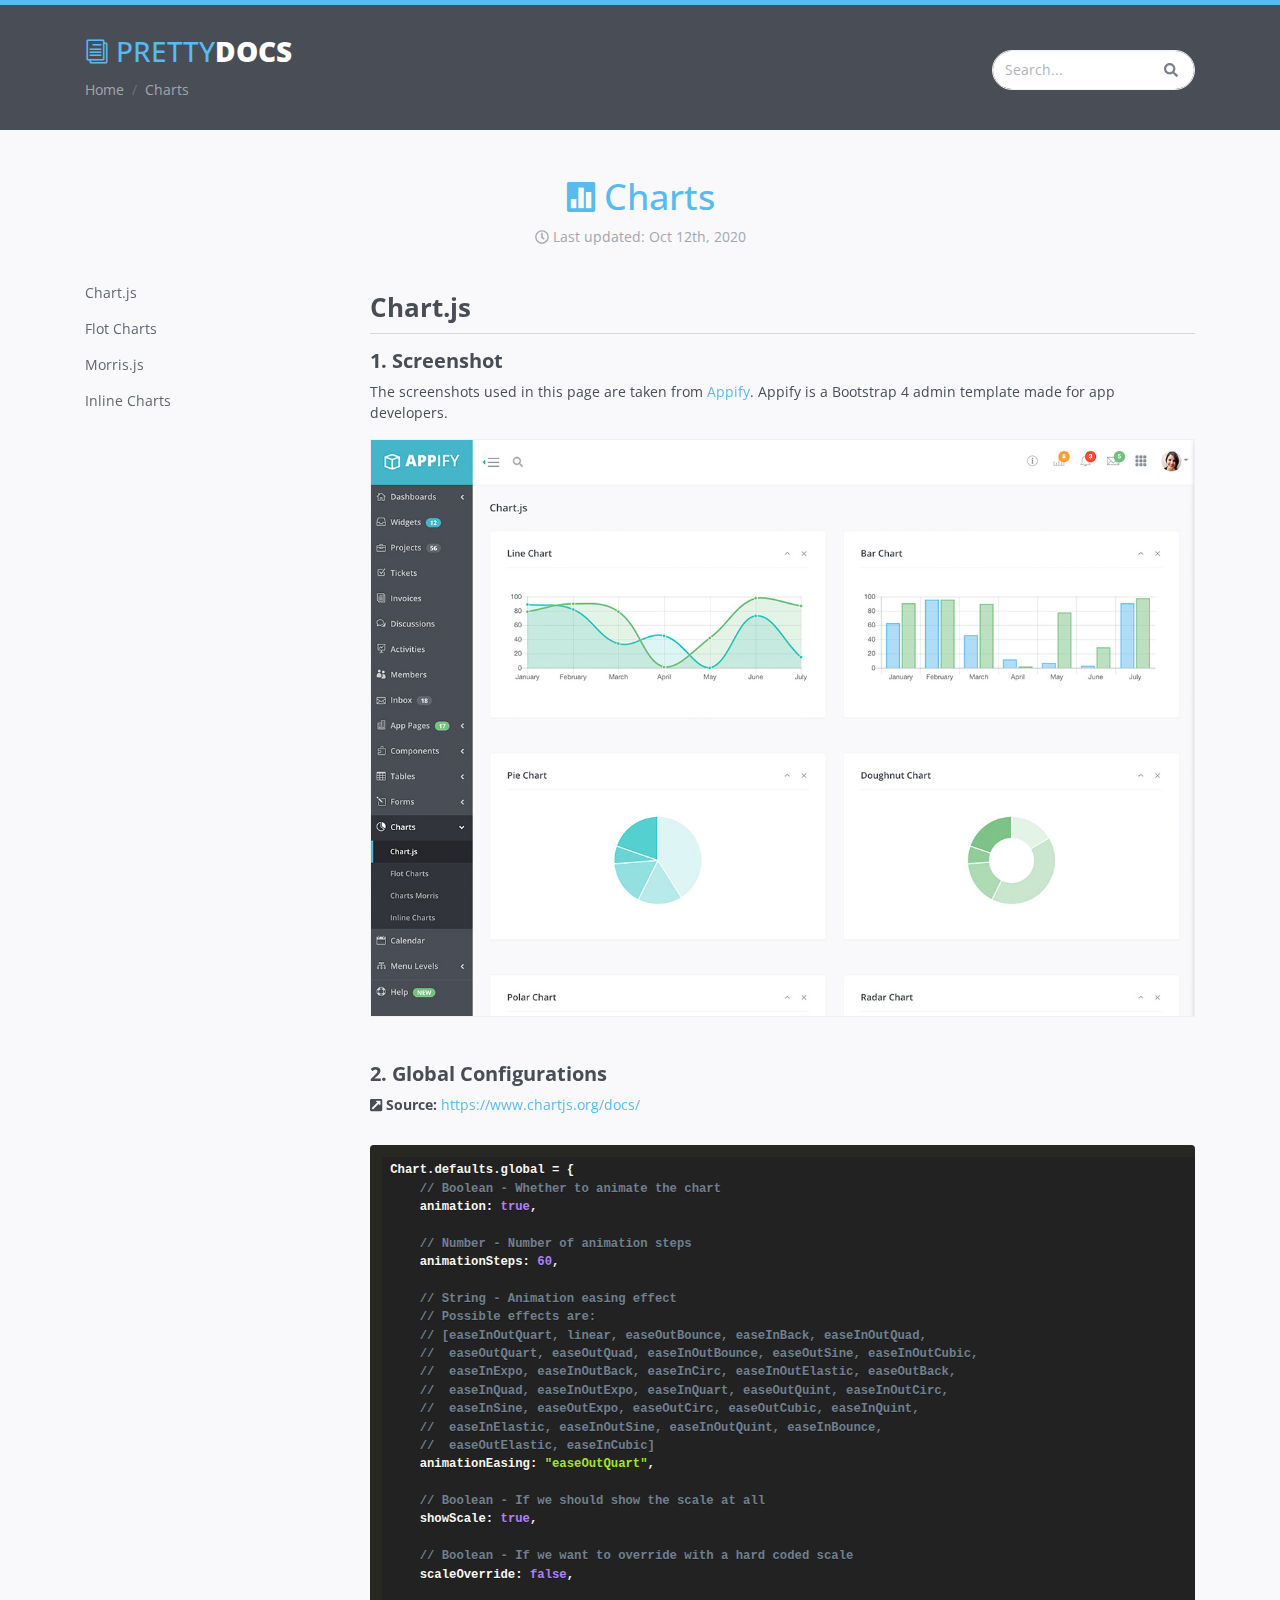
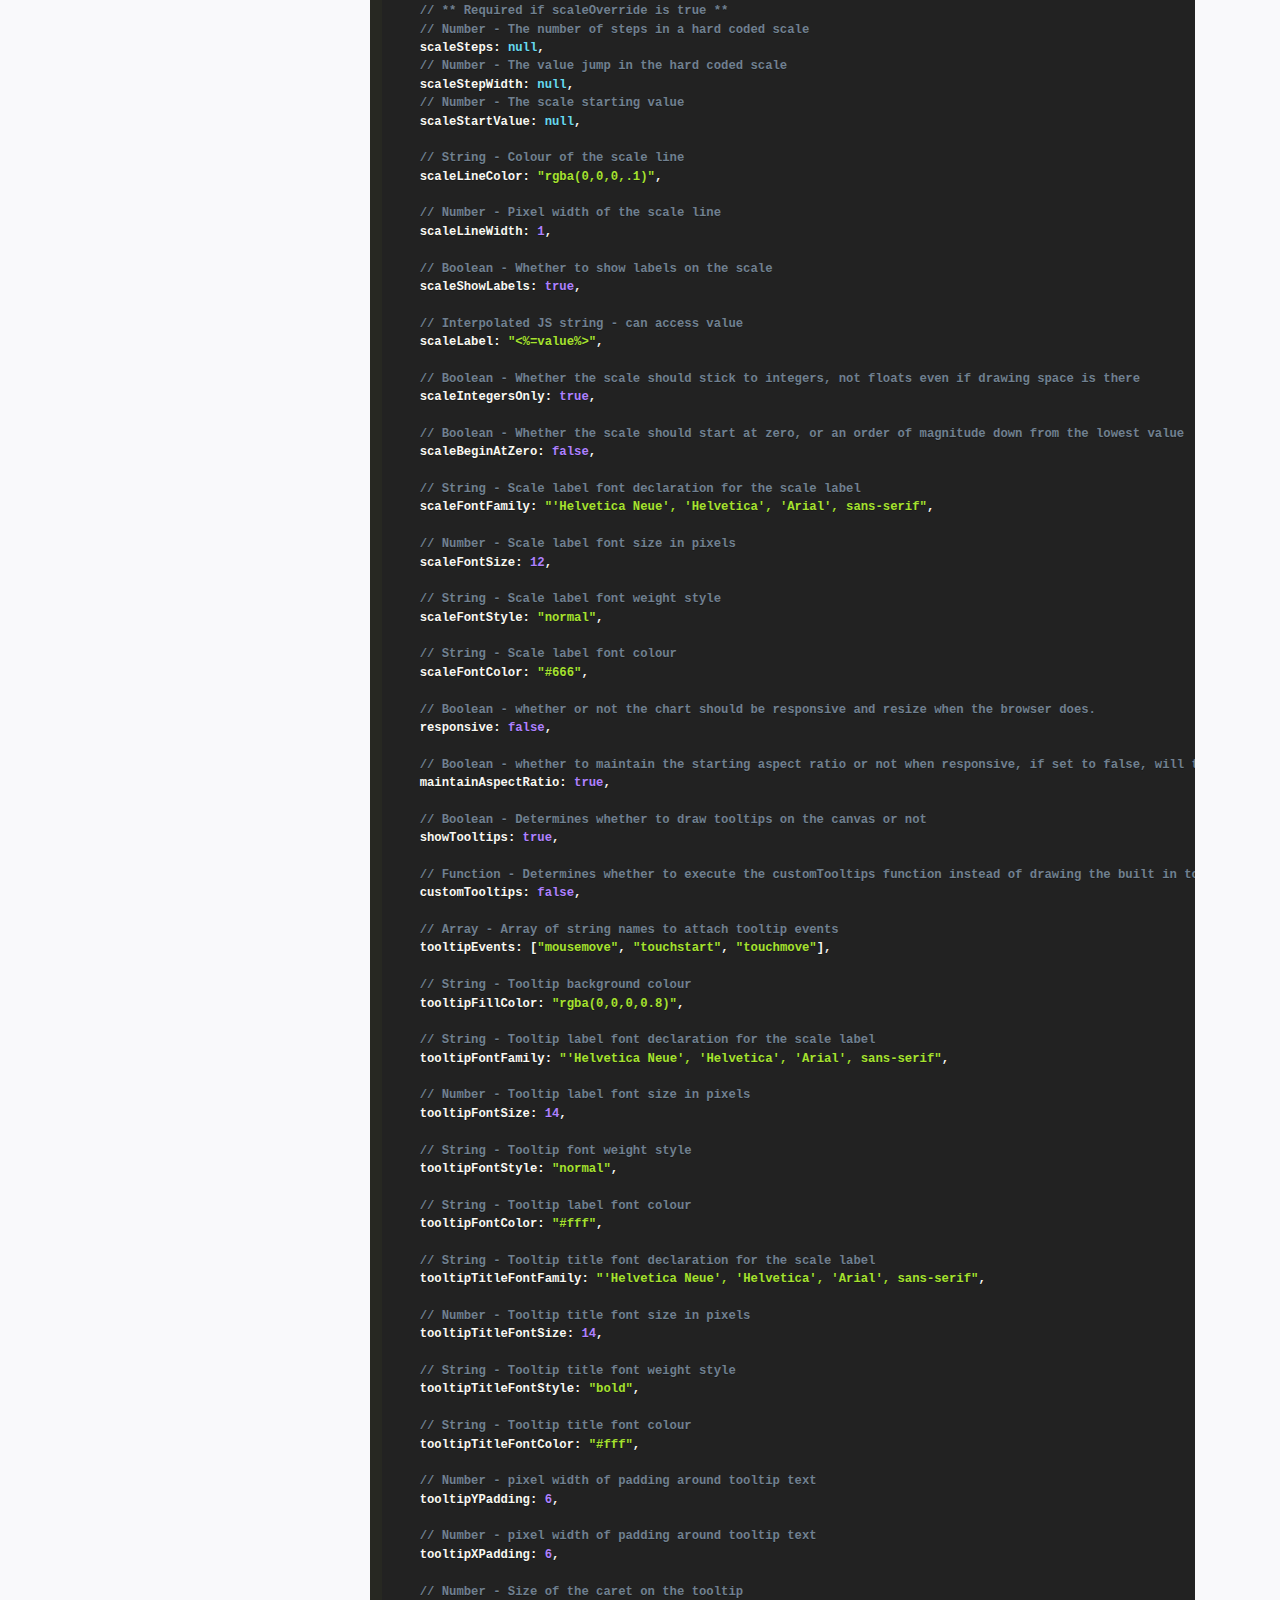
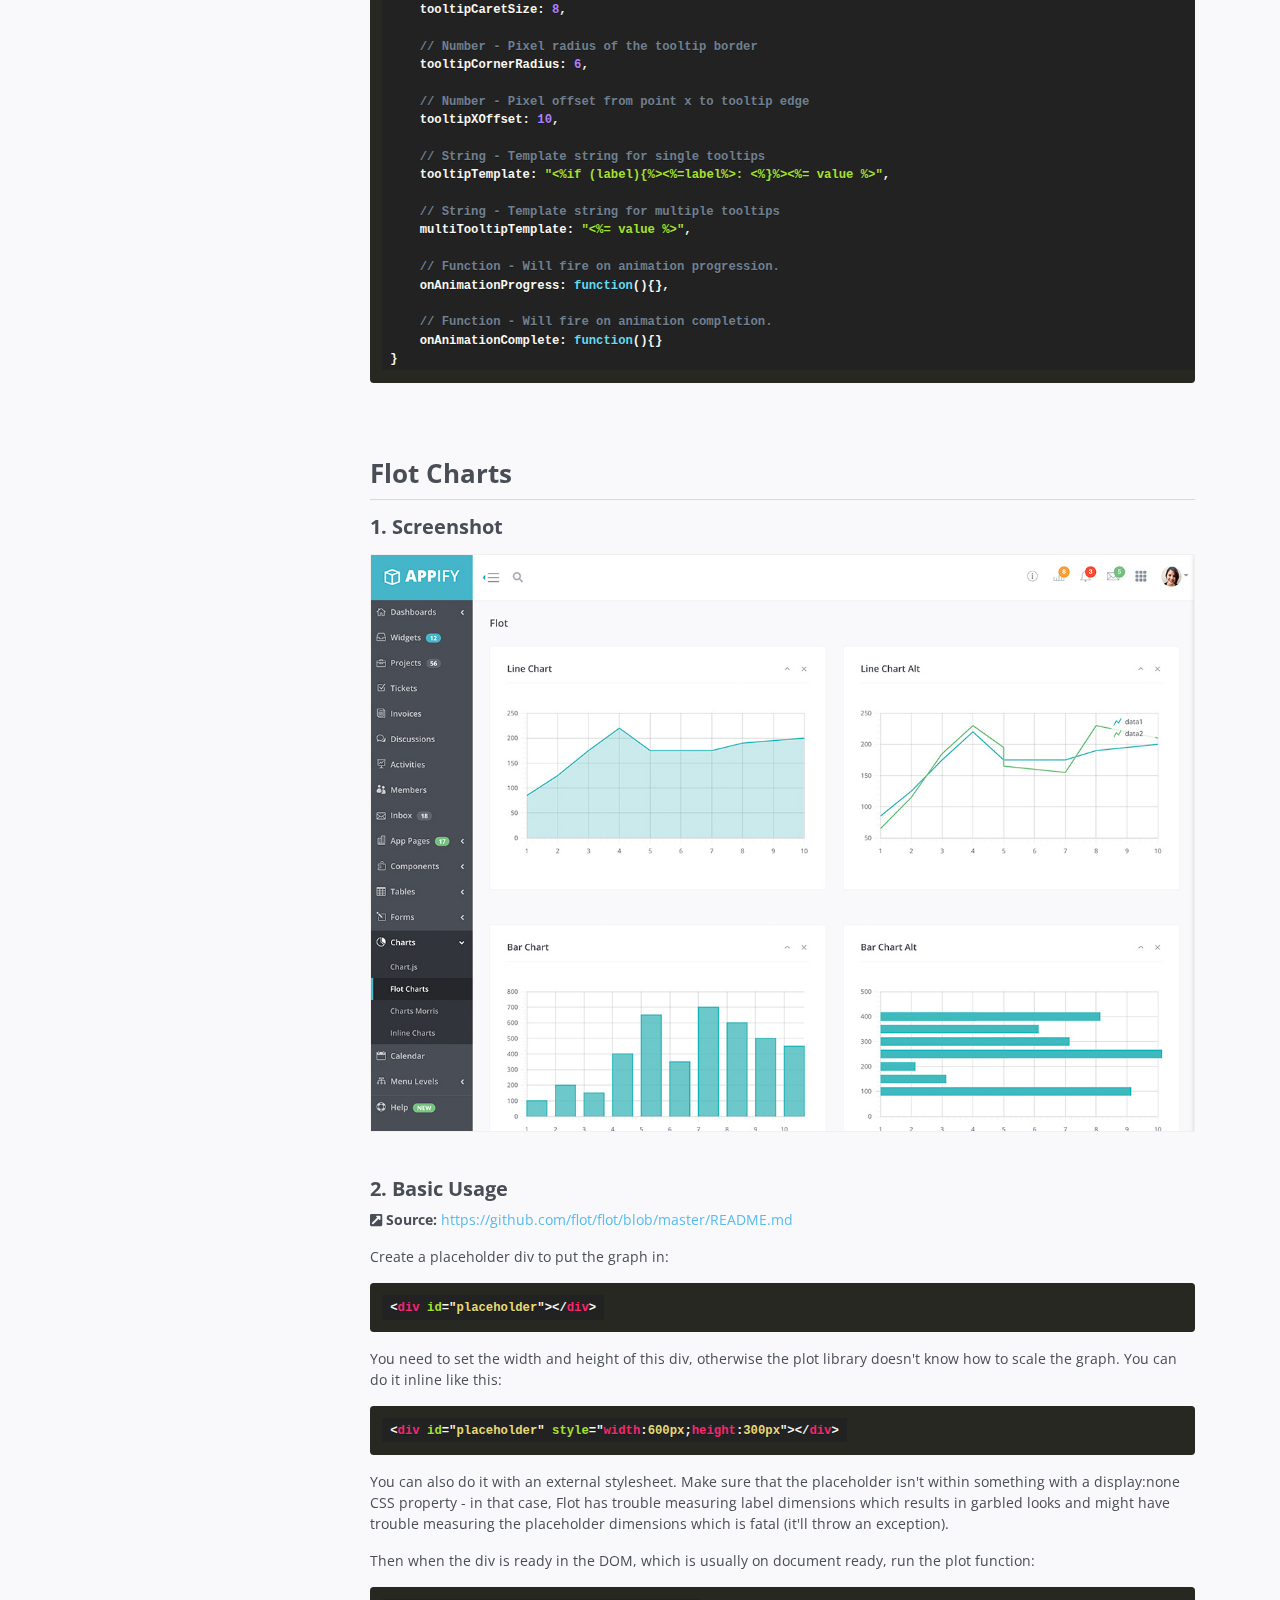
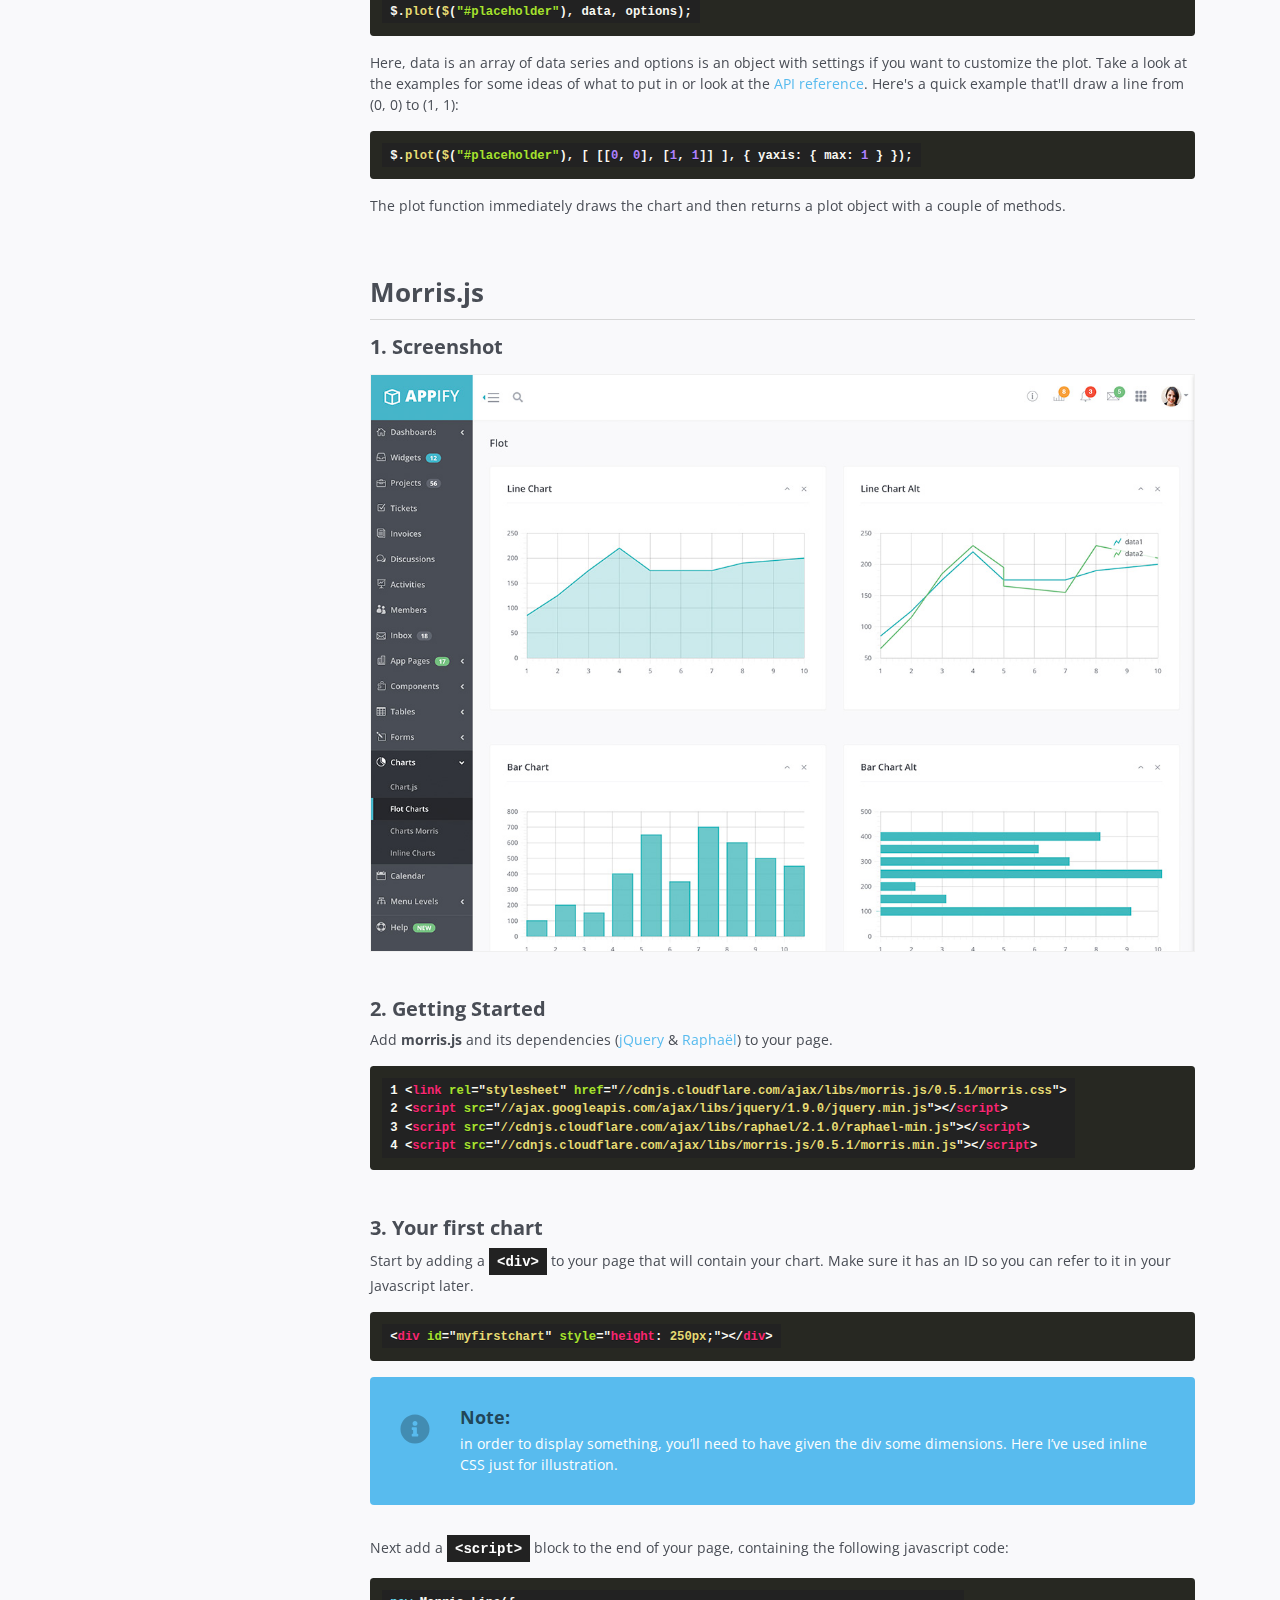
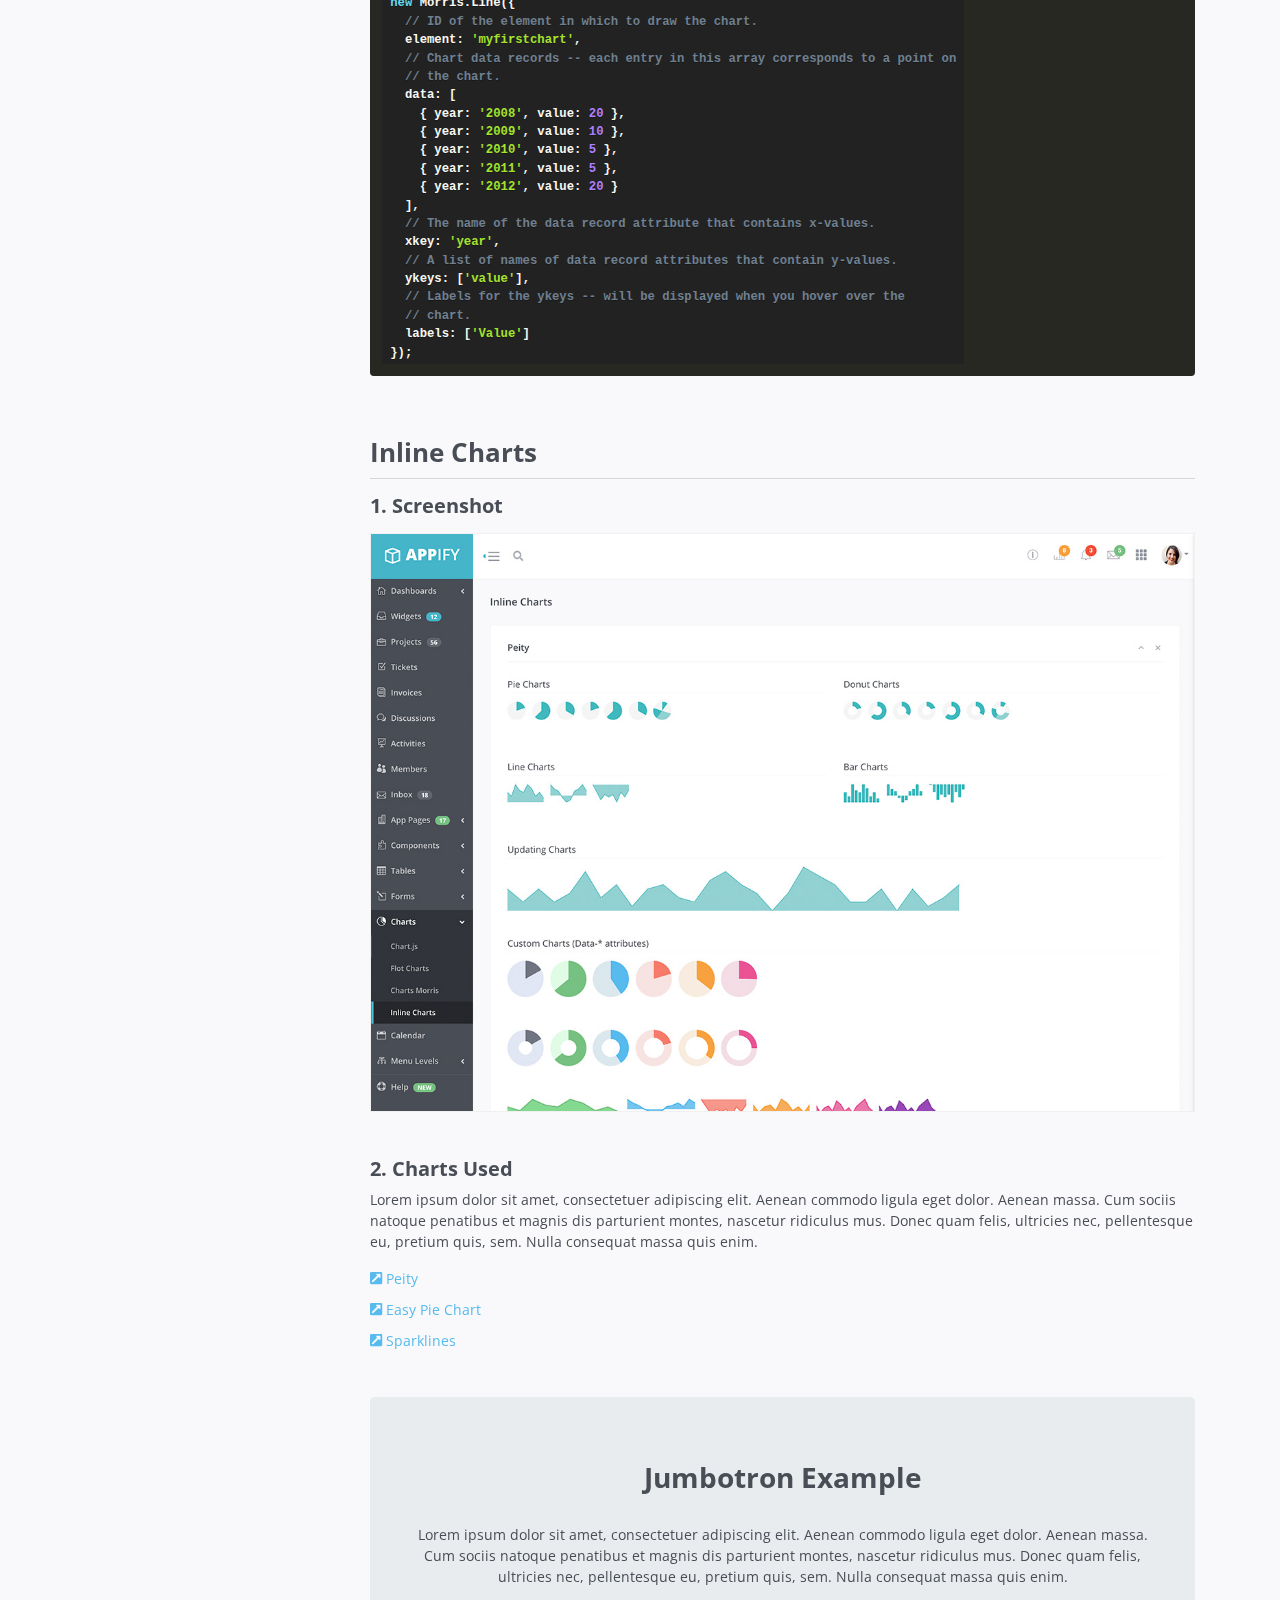
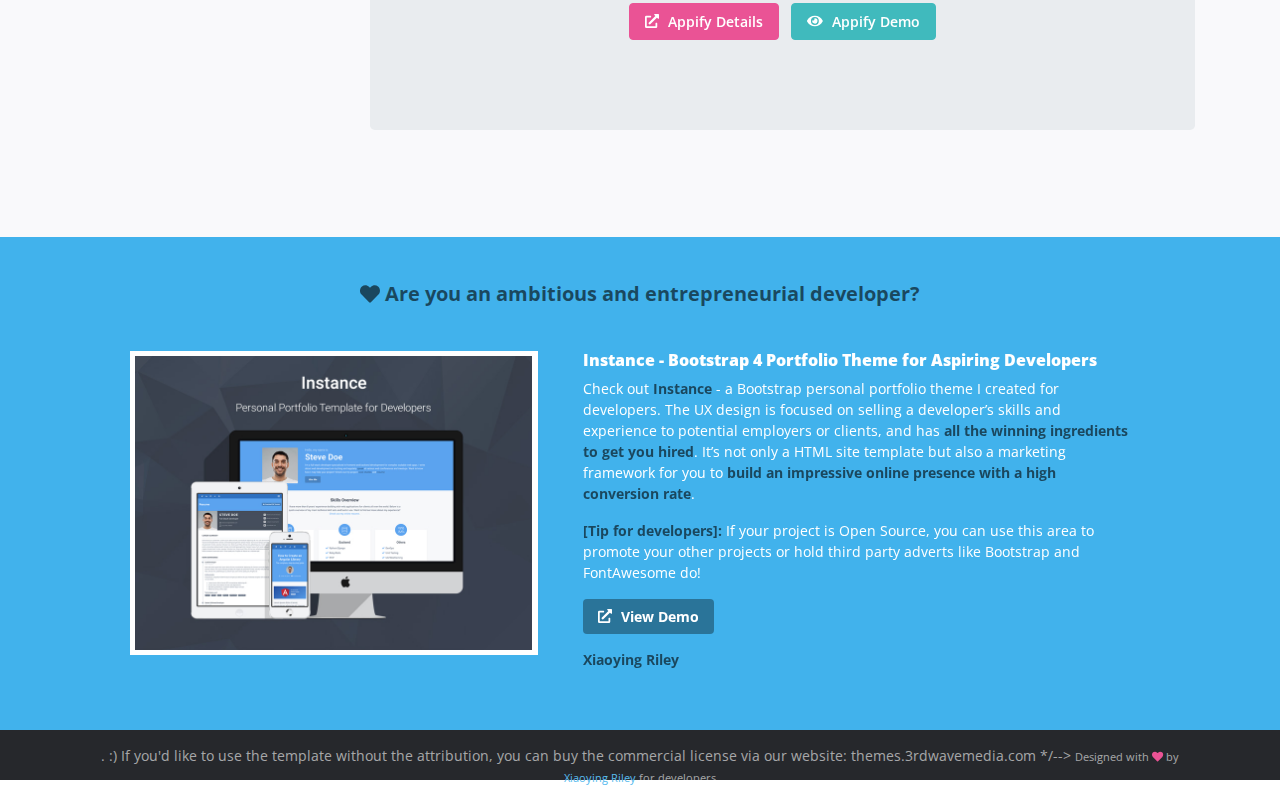
<file: docs/charts.html>
<!DOCTYPE html>
<html lang="en"> 
<head>
    <title>Bootstrap 4 project documentation theme for developers</title>
    <!-- Meta -->
    <meta charset="utf-8">
    <meta http-equiv="X-UA-Compatible" content="IE=edge">
    <meta name="viewport" content="width=device-width, initial-scale=1.0">
    <meta name="description" content="">
    <meta name="author" content="">    
    <link rel="shortcut icon" href="favicon.ico">  
    <link href='https://fonts.googleapis.com/css?family=Open+Sans:300italic,400italic,600italic,700italic,800italic,400,300,600,700,800' rel='stylesheet' type='text/css'>
    <!-- FontAwesome JS -->
    <script defer src="assets/fontawesome/js/all.js"></script>
    <!-- Global CSS -->
    <link rel="stylesheet" href="assets/plugins/bootstrap/css/bootstrap.min.css">   
    <!-- Plugins CSS -->    
    <link rel="stylesheet" href="assets/plugins/prism/prism.css">
    <link rel="stylesheet" href="assets/plugins/lightbox/dist/ekko-lightbox.css">
    <link rel="stylesheet" href="assets/plugins/elegant_font/css/style.css">

    <!-- Theme CSS -->
    <link id="theme-style" rel="stylesheet" href="assets/css/styles.css">
    
</head> 

<body class="body-blue">
    <div class="page-wrapper">
        <!-- ******Header****** -->
        <header id="header" class="header">
            <div class="container">
                <div class="branding">
                    <h1 class="logo">
                        <a href="index.html">
                            <span aria-hidden="true" class="icon_documents_alt icon"></span>
                            <span class="text-highlight">Pretty</span><span class="text-bold">Docs</span>
                        </a>
                    </h1>
                </div><!--//branding-->
                <ol class="breadcrumb">
                    <li class="breadcrumb-item"><a href="index.html">Home</a></li>
                    <li class="breadcrumb-item active">Charts</li>
                </ol>
                <div class="top-search-box">
	                 <form class="form-inline search-form justify-content-center" action="" method="get">
	            
			            <input type="text" placeholder="Search..." name="search" class="form-control search-input">
			            
			            <button type="submit" class="btn search-btn" value="Search"><i class="fas fa-search"></i></button>
			            
			        </form>
                </div>
            </div><!--//container-->
        </header><!--//header-->
        <div class="doc-wrapper">
            <div class="container">
                <div id="doc-header" class="doc-header text-center">
                    <h1 class="doc-title"><span aria-hidden="true" class="icon icon_datareport_alt"></span> Charts</h1>
                    <div class="meta"><i class="far fa-clock"></i> Last updated: Oct 12th, 2020</div>
                </div><!--//doc-header-->
                <div class="doc-body row">
                    <div class="doc-content col-md-9 col-12 order-1">
                        <div class="content-inner">
                            <section id="chartjs" class="doc-section">
                                <h2 class="section-title">Chart.js</h2>
                                <div class="section-block">
                                    <h3 class="block-title">1. Screenshot</h3>
                                    <p>The screenshots used in this page are taken from <a href="https://themes.3rdwavemedia.com/bootstrap-templates/product/appify-bootstrap-4-admin-template-for-app-developers/" target="_blank">Appify</a>. Appify is a Bootstrap 4 admin template made for app developers.</p>
                                    <div class="screenshot-holder">
                                        <a href="https://themes.3rdwavemedia.com/bootstrap-templates/product/appify-bootstrap-4-admin-template-for-app-developers/" target="_blank"><img class="img-fluid" src="assets/images/demo/appify-chart-chartjs.jpg" alt="screenshot" /></a>
                                        <a class="mask" href="https://themes.3rdwavemedia.com/bootstrap-templates/product/appify-bootstrap-4-admin-template-for-app-developers/" target="_blank"><i class="icon fa fa-link"></i></a>
                                    </div> 
                                </div><!--//section-block-->
                                <div class="section-block">
                                    <h3 class="block-title">2. Global Configurations</h3>
                                    <p><strong><i class="fas fa-external-link-square-alt"></i> Source:</strong> <a href="https://www.chartjs.org/docs/" target="_blank">https://www.chartjs.org/docs/</a></p>
                                    <div class="code-block">
                                        <pre><code class="language-javascript">Chart.defaults.global = {
    // Boolean - Whether to animate the chart
    animation: true,

    // Number - Number of animation steps
    animationSteps: 60,

    // String - Animation easing effect
    // Possible effects are:
    // [easeInOutQuart, linear, easeOutBounce, easeInBack, easeInOutQuad,
    //  easeOutQuart, easeOutQuad, easeInOutBounce, easeOutSine, easeInOutCubic,
    //  easeInExpo, easeInOutBack, easeInCirc, easeInOutElastic, easeOutBack,
    //  easeInQuad, easeInOutExpo, easeInQuart, easeOutQuint, easeInOutCirc,
    //  easeInSine, easeOutExpo, easeOutCirc, easeOutCubic, easeInQuint,
    //  easeInElastic, easeInOutSine, easeInOutQuint, easeInBounce,
    //  easeOutElastic, easeInCubic]
    animationEasing: &#x22;easeOutQuart&#x22;,

    // Boolean - If we should show the scale at all
    showScale: true,

    // Boolean - If we want to override with a hard coded scale
    scaleOverride: false,

    // ** Required if scaleOverride is true **
    // Number - The number of steps in a hard coded scale
    scaleSteps: null,
    // Number - The value jump in the hard coded scale
    scaleStepWidth: null,
    // Number - The scale starting value
    scaleStartValue: null,

    // String - Colour of the scale line
    scaleLineColor: &#x22;rgba(0,0,0,.1)&#x22;,

    // Number - Pixel width of the scale line
    scaleLineWidth: 1,

    // Boolean - Whether to show labels on the scale
    scaleShowLabels: true,

    // Interpolated JS string - can access value
    scaleLabel: &#x22;&#x3C;%=value%&#x3E;&#x22;,

    // Boolean - Whether the scale should stick to integers, not floats even if drawing space is there
    scaleIntegersOnly: true,

    // Boolean - Whether the scale should start at zero, or an order of magnitude down from the lowest value
    scaleBeginAtZero: false,

    // String - Scale label font declaration for the scale label
    scaleFontFamily: &#x22;&#x27;Helvetica Neue&#x27;, &#x27;Helvetica&#x27;, &#x27;Arial&#x27;, sans-serif&#x22;,

    // Number - Scale label font size in pixels
    scaleFontSize: 12,

    // String - Scale label font weight style
    scaleFontStyle: &#x22;normal&#x22;,

    // String - Scale label font colour
    scaleFontColor: &#x22;#666&#x22;,

    // Boolean - whether or not the chart should be responsive and resize when the browser does.
    responsive: false,

    // Boolean - whether to maintain the starting aspect ratio or not when responsive, if set to false, will take up entire container
    maintainAspectRatio: true,

    // Boolean - Determines whether to draw tooltips on the canvas or not
    showTooltips: true,

    // Function - Determines whether to execute the customTooltips function instead of drawing the built in tooltips (See [Advanced - External Tooltips](#advanced-usage-custom-tooltips))
    customTooltips: false,

    // Array - Array of string names to attach tooltip events
    tooltipEvents: [&#x22;mousemove&#x22;, &#x22;touchstart&#x22;, &#x22;touchmove&#x22;],

    // String - Tooltip background colour
    tooltipFillColor: &#x22;rgba(0,0,0,0.8)&#x22;,

    // String - Tooltip label font declaration for the scale label
    tooltipFontFamily: &#x22;&#x27;Helvetica Neue&#x27;, &#x27;Helvetica&#x27;, &#x27;Arial&#x27;, sans-serif&#x22;,

    // Number - Tooltip label font size in pixels
    tooltipFontSize: 14,

    // String - Tooltip font weight style
    tooltipFontStyle: &#x22;normal&#x22;,

    // String - Tooltip label font colour
    tooltipFontColor: &#x22;#fff&#x22;,

    // String - Tooltip title font declaration for the scale label
    tooltipTitleFontFamily: &#x22;&#x27;Helvetica Neue&#x27;, &#x27;Helvetica&#x27;, &#x27;Arial&#x27;, sans-serif&#x22;,

    // Number - Tooltip title font size in pixels
    tooltipTitleFontSize: 14,

    // String - Tooltip title font weight style
    tooltipTitleFontStyle: &#x22;bold&#x22;,

    // String - Tooltip title font colour
    tooltipTitleFontColor: &#x22;#fff&#x22;,

    // Number - pixel width of padding around tooltip text
    tooltipYPadding: 6,

    // Number - pixel width of padding around tooltip text
    tooltipXPadding: 6,

    // Number - Size of the caret on the tooltip
    tooltipCaretSize: 8,

    // Number - Pixel radius of the tooltip border
    tooltipCornerRadius: 6,

    // Number - Pixel offset from point x to tooltip edge
    tooltipXOffset: 10,

    // String - Template string for single tooltips
    tooltipTemplate: &#x22;&#x3C;%if (label){%&#x3E;&#x3C;%=label%&#x3E;: &#x3C;%}%&#x3E;&#x3C;%= value %&#x3E;&#x22;,

    // String - Template string for multiple tooltips
    multiTooltipTemplate: &#x22;&#x3C;%= value %&#x3E;&#x22;,

    // Function - Will fire on animation progression.
    onAnimationProgress: function(){},

    // Function - Will fire on animation completion.
    onAnimationComplete: function(){}
}</code></pre>
                                    </div><!--//code-block-->
                                </div><!--//section-block-->
                            </section><!--//doc-section-->
                            
                            <section id="flot" class="doc-section">
                                <h2 class="section-title">Flot Charts</h2>
                                <div class="section-block">
                                    <h3 class="block-title">1. Screenshot</h3>
                                    <div class="screenshot-holder">
                                        <a href="https://themes.3rdwavemedia.com/bootstrap-templates/product/appify-bootstrap-4-admin-template-for-app-developers/" target="_blank"><img class="img-fluid" src="assets/images/demo/appify-chart-flot.jpg" alt="screenshot" /></a>
                                        <a class="mask" href="https://themes.3rdwavemedia.com/bootstrap-templates/product/appify-bootstrap-4-admin-template-for-app-developers/" target="_blank"><i class="icon fa fa-link"></i></a>
                                    </div> 
                                </div><!--//section-block-->
                                <div class="section-block">
                                    <h3 class="block-title">2. Basic Usage</h3>
                                    <p><strong><i class="fas fa-external-link-square-alt"></i> Source:</strong> <a href="https://github.com/flot/flot/blob/master/README.md" target="_blank">https://github.com/flot/flot/blob/master/README.md</a></p>
                                    <p>Create a placeholder div to put the graph in:</p>
                                    <p><pre><code class="language-markup">&#x3C;div id=&#x22;placeholder&#x22;&#x3E;&#x3C;/div&#x3E;</code></pre></p>
                                    <p>You need to set the width and height of this div, otherwise the plot library doesn't know how to scale the graph. You can do it inline like this:</p>
                                    <p><pre><code class="language-markup">&#x3C;div id=&#x22;placeholder&#x22; style=&#x22;width:600px;height:300px&#x22;&#x3E;&#x3C;/div&#x3E;</code></pre></p>
                                    <p>You can also do it with an external stylesheet. Make sure that the placeholder isn't within something with a display:none CSS property - in that case, Flot has trouble measuring label dimensions which results in garbled looks and might have trouble measuring the placeholder dimensions which is fatal (it'll throw an exception).</p>

                                    <p>Then when the div is ready in the DOM, which is usually on document ready, run the plot function:</p>
                                    <p><pre><code class="language-javascript">$.plot($(&#x22;#placeholder&#x22;), data, options);</code></pre></p>
                                    <p>Here, data is an array of data series and options is an object with settings if you want to customize the plot. Take a look at the examples for some ideas of what to put in or look at the <a href="#">API reference</a>. Here's a quick example that'll draw a line from (0, 0) to (1, 1):</p>
                                    
                                    <p><pre><code class="language-javascript">$.plot($(&#x22;#placeholder&#x22;), [ [[0, 0], [1, 1]] ], { yaxis: { max: 1 } });</code></pre></p>
                                    <p>The plot function immediately draws the chart and then returns a plot object with a couple of methods.</p>
                                    
                                </div><!--//section-block-->
                            </section><!--//doc-section-->
                            
                            <section id="morris" class="doc-section">
                                <h2 class="section-title">Morris.js</h2>
                                <div class="section-block">
                                    <h3 class="block-title">1. Screenshot</h3>
                                    <div class="screenshot-holder">
                                        <a href="https://themes.3rdwavemedia.com/bootstrap-templates/product/appify-bootstrap-4-admin-template-for-app-developers/" target="_blank"><img class="img-fluid" src="assets/images/demo/appify-chart-flot.jpg" alt="screenshot" /></a>
                                        <a class="mask" href="https://themes.3rdwavemedia.com/bootstrap-templates/product/appify-bootstrap-4-admin-template-for-app-developers/" target="_blank"><i class="icon fa fa-link"></i></a>
                                    </div> 
                                </div><!--//section-block-->
                                <div class="section-block">
                                    <h3 class="block-title">2. Getting Started</h3>
                                    <p>Add <strong>morris.js</strong> and its dependencies (<a href="#">jQuery</a> &amp; <a href="#">Raphaël</a>) to your page.</p>
                                    <p><pre><code class="language-markup">1 &#x3C;link rel=&#x22;stylesheet&#x22; href=&#x22;//cdnjs.cloudflare.com/ajax/libs/morris.js/0.5.1/morris.css&#x22;&#x3E;
2 &#x3C;script src=&#x22;//ajax.googleapis.com/ajax/libs/jquery/1.9.0/jquery.min.js&#x22;&#x3E;&#x3C;/script&#x3E;
3 &#x3C;script src=&#x22;//cdnjs.cloudflare.com/ajax/libs/raphael/2.1.0/raphael-min.js&#x22;&#x3E;&#x3C;/script&#x3E;
4 &#x3C;script src=&#x22;//cdnjs.cloudflare.com/ajax/libs/morris.js/0.5.1/morris.min.js&#x22;&#x3E;&#x3C;/script&#x3E;</code></pre></p>
                                     
                                    
                                </div><!--//section-block-->
                                <div class="section-block">
                                    <h3 class="block-title">3. Your first chart</h3>
                                    <p>Start by adding a <code>&lt;div&gt;</code> to your page that will contain your chart. Make
sure it has an ID so you can refer to it in your Javascript later.</p>
                                    <p><pre><code class="language-markup">&#x3C;div id=&#x22;myfirstchart&#x22; style=&#x22;height: 250px;&#x22;&#x3E;&#x3C;/div&#x3E;</code></pre></p>
                                    <div class="callout-block callout-info">
                                        <div class="icon-holder">
                                            <i class="fas fa-info-circle"></i>
                                        </div><!--//icon-holder-->
                                        <div class="content">
                                            <h4 class="callout-title">Note:</h4>
                                            <p>in order to display something, you’ll need to have given the div some dimensions. Here I’ve used inline CSS just for illustration.</p>
                                        </div><!--//content-->
                                    </div>
                                    <p>Next add a <code>&lt;script&gt;</code> block to the end of your page, containing the following
javascript code:</p>
                                    <p><pre><code class="language-javascript">new Morris.Line({
  // ID of the element in which to draw the chart.
  element: &#x27;myfirstchart&#x27;,
  // Chart data records -- each entry in this array corresponds to a point on
  // the chart.
  data: [
    { year: &#x27;2008&#x27;, value: 20 },
    { year: &#x27;2009&#x27;, value: 10 },
    { year: &#x27;2010&#x27;, value: 5 },
    { year: &#x27;2011&#x27;, value: 5 },
    { year: &#x27;2012&#x27;, value: 20 }
  ],
  // The name of the data record attribute that contains x-values.
  xkey: &#x27;year&#x27;,
  // A list of names of data record attributes that contain y-values.
  ykeys: [&#x27;value&#x27;],
  // Labels for the ykeys -- will be displayed when you hover over the
  // chart.
  labels: [&#x27;Value&#x27;]
});</code></pre></p>

                                     
                                    
                                </div><!--//section-block-->
                            </section><!--//doc-section-->
                            
                            <section id="inline" class="doc-section">
                                <h2 class="section-title">Inline Charts</h2>
                                <div class="section-block">
                                    <h3 class="block-title">1. Screenshot</h3>
                                    <div class="screenshot-holder">
                                        <a href="https://themes.3rdwavemedia.com/bootstrap-templates/product/appify-bootstrap-4-admin-template-for-app-developers/" target="_blank"><img class="img-fluid" src="assets/images/demo/appify-chart-inline.jpg" alt="screenshot" /></a>
                                        <a class="mask" href="https://themes.3rdwavemedia.com/bootstrap-templates/product/appify-bootstrap-4-admin-template-for-app-developers/" target="_blank"><i class="icon fa fa-link"></i></a>
                                    </div>
                                </div><!--//section-block-->
                                <div class="section-block">
                                    <h3 class="block-title">2. Charts Used</h3>
                                    <p>Lorem ipsum dolor sit amet, consectetuer adipiscing elit. Aenean commodo ligula eget dolor. Aenean massa. Cum sociis natoque penatibus et magnis dis parturient montes, nascetur ridiculus mus. Donec quam felis, ultricies nec, pellentesque eu, pretium quis, sem. Nulla consequat massa quis enim.</p>
                                    <ul class="list list-unstyled">
                                        <li><a href="#" target="_blank"><i class="fas fa-external-link-square-alt"></i> Peity</a></li>
                                        <li><a href="#" target="_blank"><i class="fas fa-external-link-square-alt"></i> Easy Pie Chart</a></li>
                                        <li><a href="#" target="_blank"><i class="fas fa-external-link-square-alt"></i> Sparklines</a></li>
                                    </ul>
                                </div><!--//section-block-->
                                <div class="section-block">
                                    <div class="jumbotron text-center">
                                        <h1>Jumbotron Example</h1>
                                        <p>Lorem ipsum dolor sit amet, consectetuer adipiscing elit. Aenean commodo ligula eget dolor. Aenean massa. Cum sociis natoque penatibus et magnis dis parturient montes, nascetur ridiculus mus. Donec quam felis, ultricies nec, pellentesque eu, pretium quis, sem. Nulla consequat massa quis enim.</p>
                                        <ul class="list list-inline center-block">
                                            <li class="list-inline-item"><a class="btn btn-cta btn-pink" href="https://themes.3rdwavemedia.com/bootstrap-templates/product/appify-bootstrap-4-admin-template-for-app-developers/" target="_blank"><i class="fas fa-external-link-alt"></i> Appify Details</a></li>
                                            <li class="list-inline-item"><a class="btn btn-cta btn-primary" href="https://themes.3rdwavemedia.com/bootstrap-templates/product/appify-bootstrap-4-admin-template-for-app-developers/" target="_blank"><i class="fas fa-eye"></i> Appify Demo</a></li>
                                        </ul>
                                    </div><!--//jumbotron-->
                                </div><!--//section-->
                            </section><!--//doc-section-->

                            
                        </div><!--//content-inner-->
                    </div><!--//doc-content-->
                    <div class="doc-sidebar col-md-3 col-12 order-0 d-none d-md-flex">
                        <div id="doc-nav" class="doc-nav">
                            <nav id="doc-menu" class="nav doc-menu flex-column sticky">
                                <a class="nav-link scrollto" href="#chartjs">Chart.js</a>
                                <a class="nav-link scrollto" href="#flot">Flot Charts</a>
                                <a class="nav-link scrollto" href="#morris">Morris.js</a>
                                <a class="nav-link scrollto" href="#inline">Inline Charts</a>
                            </nav><!--//doc-menu-->
                        </div>
                    </div><!--//doc-sidebar-->
                </div><!--//doc-body-->              
            </div><!--//container-->
        </div><!--//doc-wrapper-->
        
        <div id="promo-block" class="promo-block">
            <div class="container">
                <div class="promo-block-inner">
                    <h3 class="promo-title text-center"><i class="fas fa-heart"></i> <a href="https://themes.3rdwavemedia.com/bootstrap-templates/portfolio/instance-bootstrap-portfolio-theme-for-developers/" target="_blank">Are you an ambitious and entrepreneurial developer?</a></h3>
                    <div class="row">
                        <div class="figure-holder col-lg-5 col-md-6 col-12">
                            <div class="figure-holder-inner">
                                <a href="https://themes.3rdwavemedia.com/bootstrap-templates/portfolio/instance-bootstrap-portfolio-theme-for-developers/" target="_blank"><img class="img-fluid" src="assets/images/demo/instance-promo.jpg" alt="Instance Theme" /></a>
                                <a class="mask" href="https://themes.3rdwavemedia.com/bootstrap-templates/portfolio/instance-bootstrap-portfolio-theme-for-developers/"><i class="icon fa fa-heart pink"></i></a>
                                
                            </div>
                        </div><!--//figure-holder-->
                        <div class="content-holder col-lg-7 col-md-6 col-12">
                            <div class="content-holder-inner">
                                <div class="desc">
                                    <h4 class="content-title"><strong> Instance - Bootstrap 4 Portfolio Theme for Aspiring Developers</strong></h4>
                                    <p>Check out <a href="https://themes.3rdwavemedia.com/bootstrap-templates/portfolio/instance-bootstrap-portfolio-theme-for-developers/" target="_blank">Instance</a> - a Bootstrap personal portfolio theme I created for developers. The UX design is focused on selling a developer’s skills and experience to potential employers or clients, and has <strong class="highlight">all the winning ingredients to get you hired</strong>. It’s not only a HTML site template but also a marketing framework for you to <strong class="highlight">build an impressive online presence with a high conversion rate</strong>. </p>
                                    <p><strong class="highlight">[Tip for developers]:</strong> If your project is Open Source, you can use this area to promote your other projects or hold third party adverts like Bootstrap and FontAwesome do!</p>
                                    <a class="btn btn-cta" href="https://themes.3rdwavemedia.com/bootstrap-templates/portfolio/instance-bootstrap-portfolio-theme-for-developers/" target="_blank"><i class="fas fa-external-link-alt"></i> View Demo</a>
                                    
                                </div><!--//desc-->
                                
                                
                                <div class="author"><a href="https://themes.3rdwavemedia.com">Xiaoying Riley</a></div>
                            </div><!--//content-holder-inner-->
                        </div><!--//content-holder-->
                    </div><!--//row-->
                </div><!--//promo-block-inner-->  
            </div><!--//container-->
        </div><!--//promo-block-->
        
    </div><!--//page-wrapper-->
    
    <footer id="footer" class="footer text-center">
        <div class="container">
            <!--/* This template is free as long as you keep the footer attribution link. If you'd like to use the template without the attribution link, you can buy the commercial license via our website: themes.3rdwavemedia.com Thank you for your support. :) */-->. :) If you'd like to use the template without the attribution, you can buy the commercial license via our website: themes.3rdwavemedia.com */-->
            <small class="copyright">Designed with <i class="fas fa-heart"></i> by <a href="https://themes.3rdwavemedia.com/" target="_blank">Xiaoying Riley</a> for developers</small>
            
        </div><!--//container-->
    </footer><!--//footer-->
    
     
    <!-- Main Javascript -->          
    <script type="text/javascript" src="assets/plugins/jquery-3.4.1.min.js"></script>
    <script type="text/javascript" src="assets/plugins/bootstrap/js/bootstrap.min.js"></script>
    <script type="text/javascript" src="assets/plugins/prism/prism.js"></script>    
    <script type="text/javascript" src="assets/plugins/jquery-scrollTo/jquery.scrollTo.min.js"></script>  
    <script type="text/javascript" src="assets/plugins/lightbox/dist/ekko-lightbox.min.js"></script>       
    <script type="text/javascript" src="assets/plugins/stickyfill/dist/stickyfill.min.js"></script>                                                            
    <script type="text/javascript" src="assets/js/main.js"></script>
    
</body>
</html>
</file>
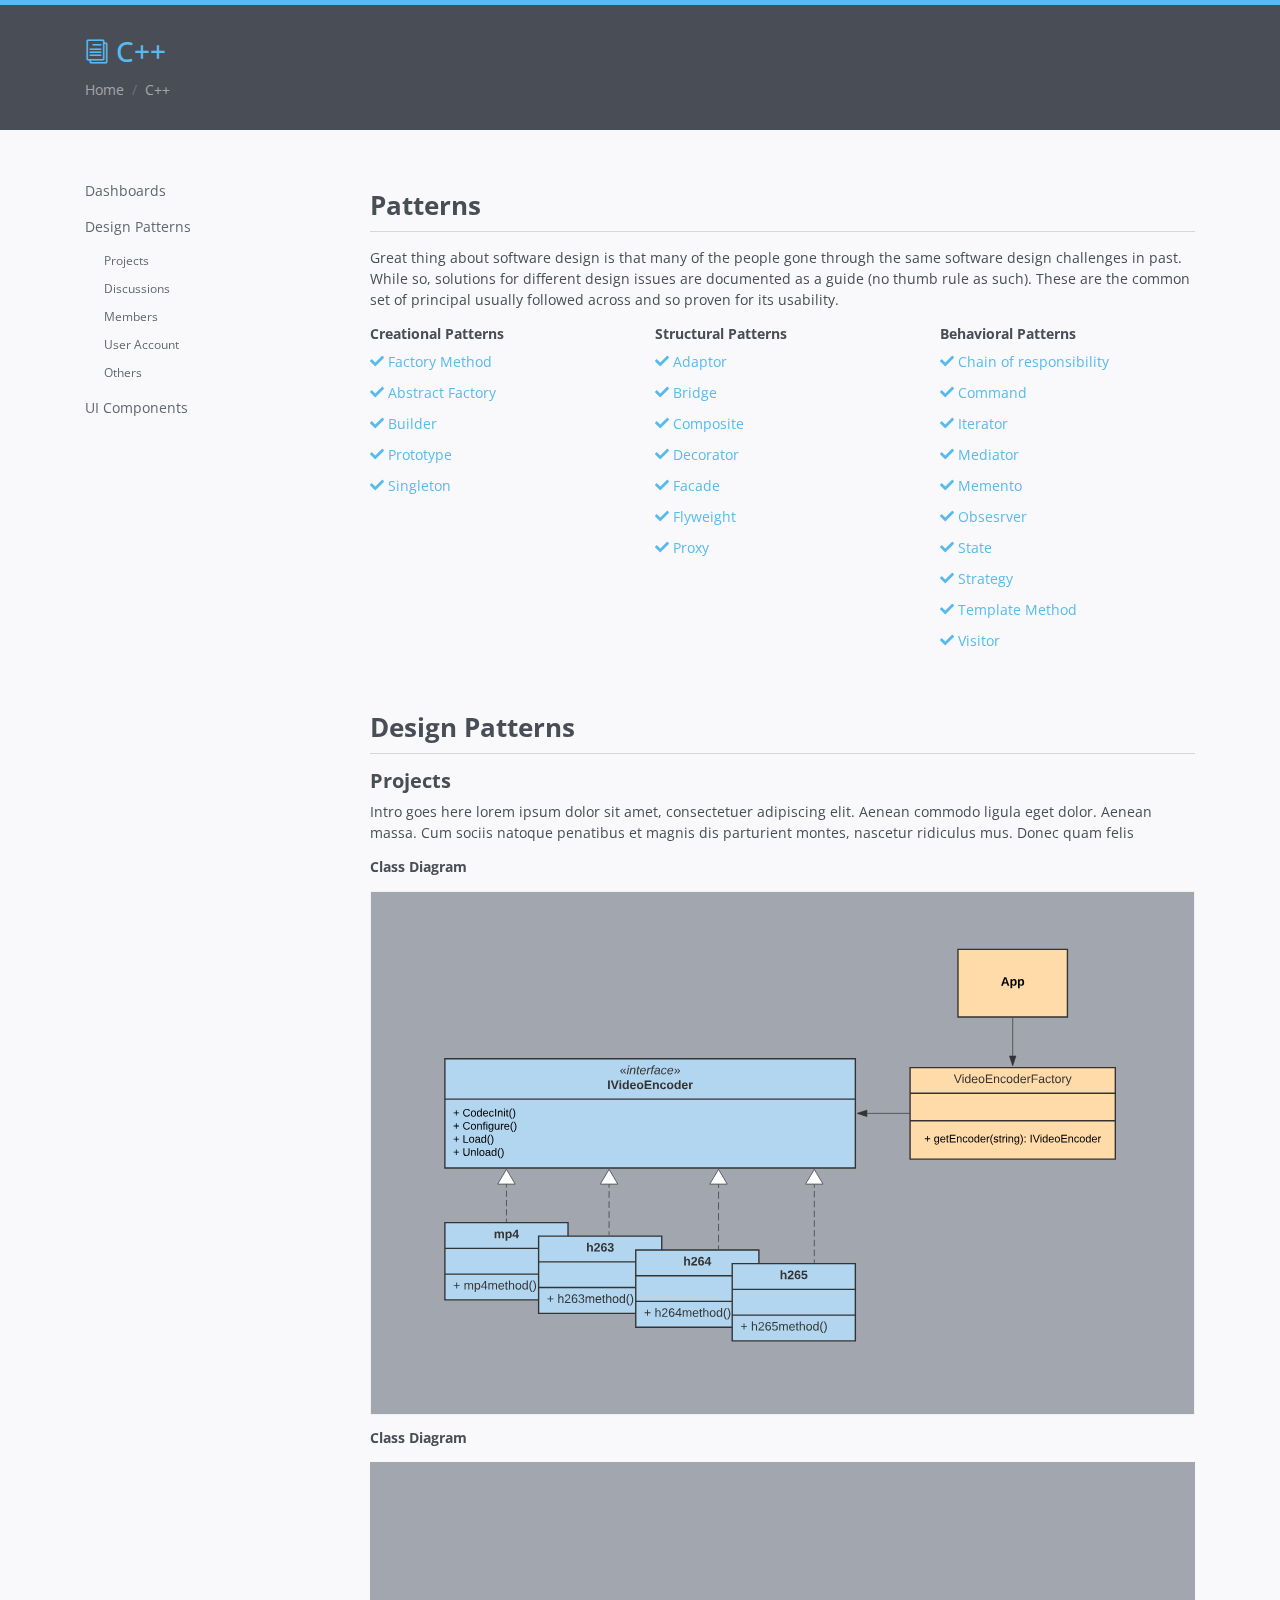
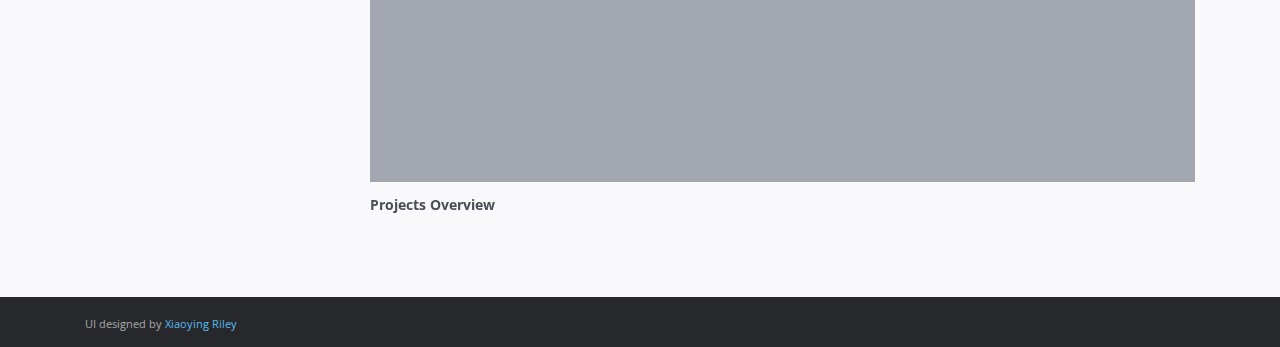
<file: docs/cpp.html>
<!DOCTYPE html>
<html lang="en">
<head>
    <title>Bootstrap 4 project documentation theme for developers</title>
    <!-- Meta -->
    <meta charset="utf-8">
    <meta http-equiv="X-UA-Compatible" content="IE=edge">
    <meta name="viewport" content="width=device-width, initial-scale=1.0">
    <meta name="description" content="">
    <meta name="author" content="">    
    <link rel="shortcut icon" href="favicon.ico">  
    <link href='https://fonts.googleapis.com/css?family=Open+Sans:300italic,400italic,600italic,700italic,800italic,400,300,600,700,800' rel='stylesheet' type='text/css'>
    <!-- FontAwesome JS -->
    <script defer src="assets/fontawesome/js/all.js"></script>
    <!-- Global CSS -->
    <link rel="stylesheet" href="assets/plugins/bootstrap/css/bootstrap.min.css">   
    <!-- Plugins CSS -->    
    <link rel="stylesheet" href="assets/plugins/prism/prism.css">
    <link rel="stylesheet" href="assets/plugins/lightbox/dist/ekko-lightbox.css">
    <link rel="stylesheet" href="assets/plugins/elegant_font/css/style.css">

    <!-- Theme CSS -->
    <link id="theme-style" rel="stylesheet" href="assets/css/styles.css">   
</head> 

<body class="body-blue">
    <div class="page-wrapper">
        <!-- ******Header****** -->
        <header id="header" class="header">
            <div class="container">
                <div class="branding">
                    <h1 class="logo">
                        <a href="index.html">
                            <span aria-hidden="true" class="icon_documents_alt icon"></span>
                            <span class="text-highlight">C++ </span>
                            <!-- <span class="text-bold">Docs</span> -->
                        </a>
                    </h1>
                </div><!--//branding-->
                <ol class="breadcrumb">
                    <li class="breadcrumb-item"><a href="index.html">Home</a></li>
                    <li class="breadcrumb-item active">C++</li>
                </ol>

            </div><!--//container-->
        </header><!--//header-->
        <div class="doc-wrapper">
            <div class="container">
                <div class="doc-body row" >
                    <div class="doc-content col-md-9 col-12 order-1">
                        <div class="content-inner">
                           
                            <section id="ui-components" class="doc-section">
                                <h2 class="section-title">Patterns</h2>
                                <div class="section-block">
                                    <p>Great thing about software design is that many of the people gone through the same software design 
                                        challenges in past. While so, solutions for different design issues are documented as a guide 
                                        (no thumb rule as such). These are the common set of principal usually followed across and so proven 
                                        for its usability. 
                                    </p>
                                    <div class="row">
                                        <div class="col-lg-4 col-md-5 col-12">
                                            <h6>Creational Patterns</h6>
                                            <ul class="list list-unstyled">
                                                <li><a href="#"><i class="fas fa-check"></i> Factory Method</a></li>
                                                <li><a href="#"><i class="fas fa-check"></i> Abstract Factory</a></li>
                                                <li><a href="#"><i class="fas fa-check"></i> Builder</a></li>
                                                <li><a href="#"><i class="fas fa-check"></i> Prototype</a></li>
                                                <li><a href="#"><i class="fas fa-check"></i> Singleton</a></li>
                                            </ul>
                                        </div>
                                        <div class="col-lg-4 col-md-5 col-12">
                                            <h6>Structural Patterns</h6>
                                            <ul class="list list-unstyled">
                                                <li><a href="#"><i class="fas fa-check"></i> Adaptor</a></li>
                                                <li><a href="#"><i class="fas fa-check"></i> Bridge</a></li>
                                                <li><a href="#"><i class="fas fa-check"></i> Composite</a></li>
                                                <li><a href="#"><i class="fas fa-check"></i> Decorator</a></li>
                                                <li><a href="#"><i class="fas fa-check"></i> Facade</a></li>
                                                <li><a href="#"><i class="fas fa-check"></i> Flyweight</a></li>
                                                <li><a href="#"><i class="fas fa-check"></i> Proxy</a></li>
                                            </ul>
                                        </div>
                                        <div class="col-lg-4 col-md-5 col-12">
                                            <h6>Behavioral Patterns</h6>
                                            <ul class="list list-unstyled">
                                                <li><a href="#"><i class="fas fa-check"></i> Chain of responsibility</a></li>
                                                <li><a href="#"><i class="fas fa-check"></i> Command</a></li>
                                                <li><a href="#"><i class="fas fa-check"></i> Iterator</a></li>
                                                <li><a href="#"><i class="fas fa-check"></i> Mediator</a></li>
                                                <li><a href="#"><i class="fas fa-check"></i> Memento</a></li>
                                                <li><a href="#"><i class="fas fa-check"></i> Obsesrver</a></li>
                                                <li><a href="#"><i class="fas fa-check"></i> State</a></li>
                                                <li><a href="#"><i class="fas fa-check"></i> Strategy</a></li>
                                                <li><a href="#"><i class="fas fa-check"></i> Template Method</a></li>
                                                <li><a href="#"><i class="fas fa-check"></i> Visitor</a></li>
                                            </ul>
                                        </div>
                                    </div><!--//row-->
                                </div><!--//section-block-->
                            </section><!--//doc-section-->

                            <section id="design-patterns" class="doc-section">
                                <h2 class="section-title">Design Patterns</h2>
                                <div id="projects" class="section-block">
                                    <h3 class="block-title">Projects</h3>
                                    <p>Intro goes here lorem ipsum dolor sit amet, consectetuer adipiscing elit. Aenean commodo ligula eget dolor. Aenean massa. Cum sociis natoque penatibus et magnis dis parturient montes, nascetur ridiculus mus. Donec quam felis</p>
                                    <div class="row">
                                        <!-- Image holder for https://carbon.now.sh based snippet-->
                                        <!-- <div class="col-md-12 col-12">
                                            <h6>Projects Overview</h6>
                                            <div class="classdiagram-holder">
                                                <a href="assets/images/carbon.svg" data-title="Project Details" data-toggle="lightbox"><img class="img-fluid" src="assets/images/carbon.svg" alt="screenshot" /></a>
                                                <a class="mask" href="assets/images/carbon.svg" data-title="Project Details" data-toggle="lightbox"><i class="icon fa fa-search-plus"></i></a>
                                            </div> 
                                        </div> -->

                                        <!-- class diagram -->
                                        <div class="col-md-12 col-12">
                                            <h6>Class Diagram</h6>
                                            <div class="classdiagram-holder">
                                                <a href="assets/images/factory_method.svg" data-title="Project Details" data-toggle="lightbox"><img class="img-fluid" src="assets/images/factory_method.svg" alt="screenshot" /></a>
                                                <a class="mask" href="assets/images/factory_method.svg" data-title="Project Details" data-toggle="lightbox"><i class="icon fa fa-search-plus"></i></a>
                                            </div> 
                                        </div>

                                        <!-- youtube video -->
                                        <div class="col-md-12 col-12">
                                            <h6>Class Diagram</h6>
                                            <div class="classdiagram-holder">
                                            <iframe width="560" height="315" src="https://www.youtube.com/embed/8GCABFnFiyM" title="YouTube video player" frameborder="0" allow="accelerometer; autoplay; clipboard-write; encrypted-media; gyroscope; picture-in-picture" allowfullscreen></iframe>
                                            </div>
                                        </div>

                                        <!-- code snip -->
                                        <div class="col-md-12 col-12">
                                            <h6>Projects Overview</h6>
                                            <!-- <div class="classdiagram-holder"> -->
                                                <script src="https://gist.github.com/abhishekkumardwivedi/4169235c7ebb7f872a5a08be5a81233f.js"></script>
                                        <!-- </div> -->
                                        </div>
                                    </div><!--//row-->
                                </div><!--//section-block-->
                            </section><!--//doc-section-->
                            
                        </div><!--//content-inner-->
                    </div><!--//doc-content-->
                    <div class="doc-sidebar col-md-3 col-12 order-0 d-none d-md-flex">
                        <div id="doc-nav" class="doc-nav">
                            <nav id="doc-menu" class="nav doc-menu flex-column sticky">
                                <a class="nav-link scrollto" href="#dashboards">Dashboards</a>
                                <a class="nav-link scrollto" href="#design-patterns">Design Patterns</a>
                                    <nav class="doc-sub-menu nav flex-column">
                                        <a class="nav-link scrollto" href="#projects">Projects</a>
                                        <a class="nav-link scrollto" href="#discussions">Discussions</a>
                                        <a class="nav-link scrollto" href="#members">Members</a>
                                        <a class="nav-link scrollto" href="#account">User Account</a>
                                        <a class="nav-link scrollto" href="#others">Others</a>
                                    </nav><!--//nav-->
                                <a class="nav-link scrollto" href="#ui-components">UI Components</a>
                            </nav><!--//doc-menu-->
                        </div><!--//doc-nav-->
                    </div><!--//doc-sidebar-->
                </div><!--//doc-body-->              
            </div><!--//container-->
        </div><!--//doc-wrapper-->
               
    </div><!--//page-wrapper-->
    
    <footer id="footer" class="footer text-left">
        <div class="container">
            <!--/* This template is free as long as you keep the footer attribution link. If you'd like to use the template without the attribution link, you can buy the commercial license via our website: themes.3rdwavemedia.com Thank you for your support. :) */-->
            <small class="copyright">UI designed by <a href="https://themes.3rdwavemedia.com/" target="_blank">Xiaoying Riley</a></small>
        </div><!--//container-->
    </footer><!--//footer-->
    
     
    <!-- Main Javascript -->          
    <script type="text/javascript" src="assets/plugins/jquery-3.4.1.min.js"></script>
    <script type="text/javascript" src="assets/plugins/bootstrap/js/bootstrap.min.js"></script>
    <script type="text/javascript" src="assets/plugins/prism/prism.js"></script>    
    <script type="text/javascript" src="assets/plugins/jquery-scrollTo/jquery.scrollTo.min.js"></script>  
    <script type="text/javascript" src="assets/plugins/lightbox/dist/ekko-lightbox.min.js"></script>      
    <script type="text/javascript" src="assets/plugins/stickyfill/dist/stickyfill.min.js"></script>                                                              
    <script type="text/javascript" src="assets/js/main.js"></script>
</body>
</html>
</file>
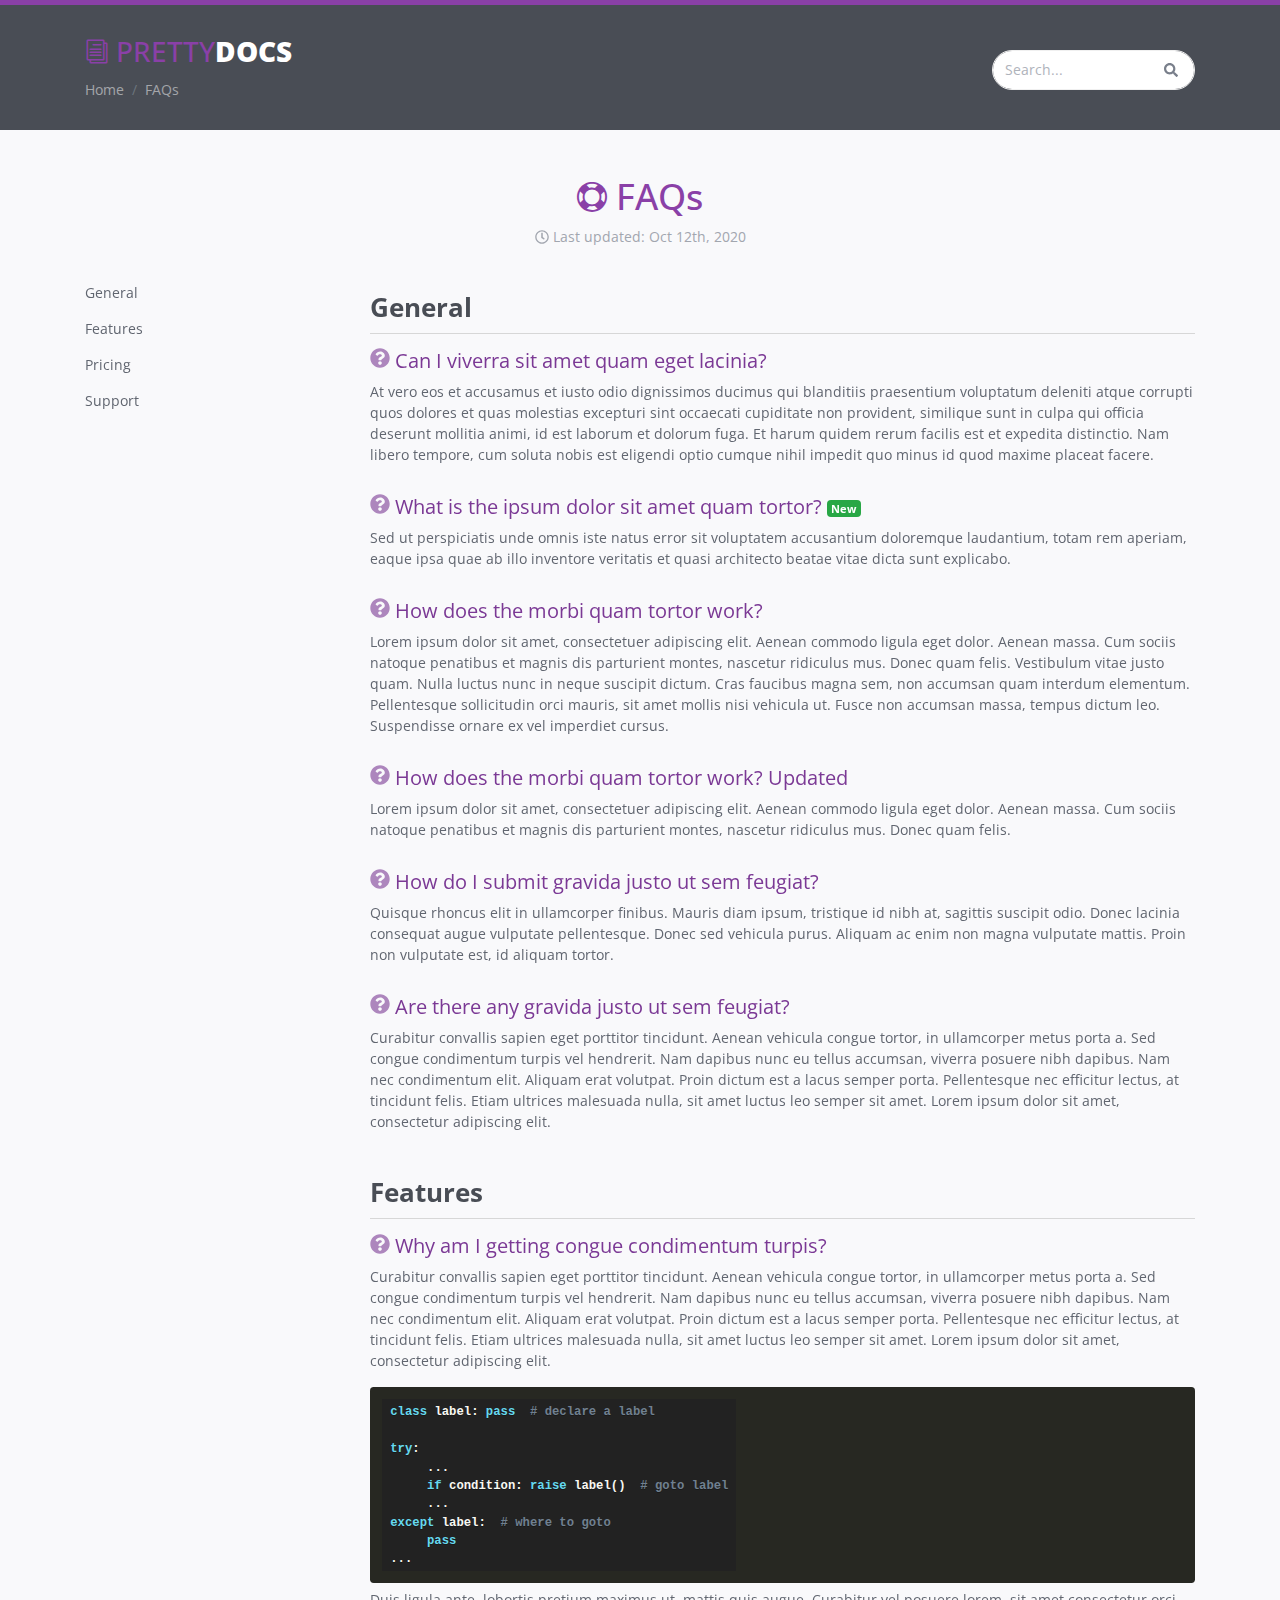
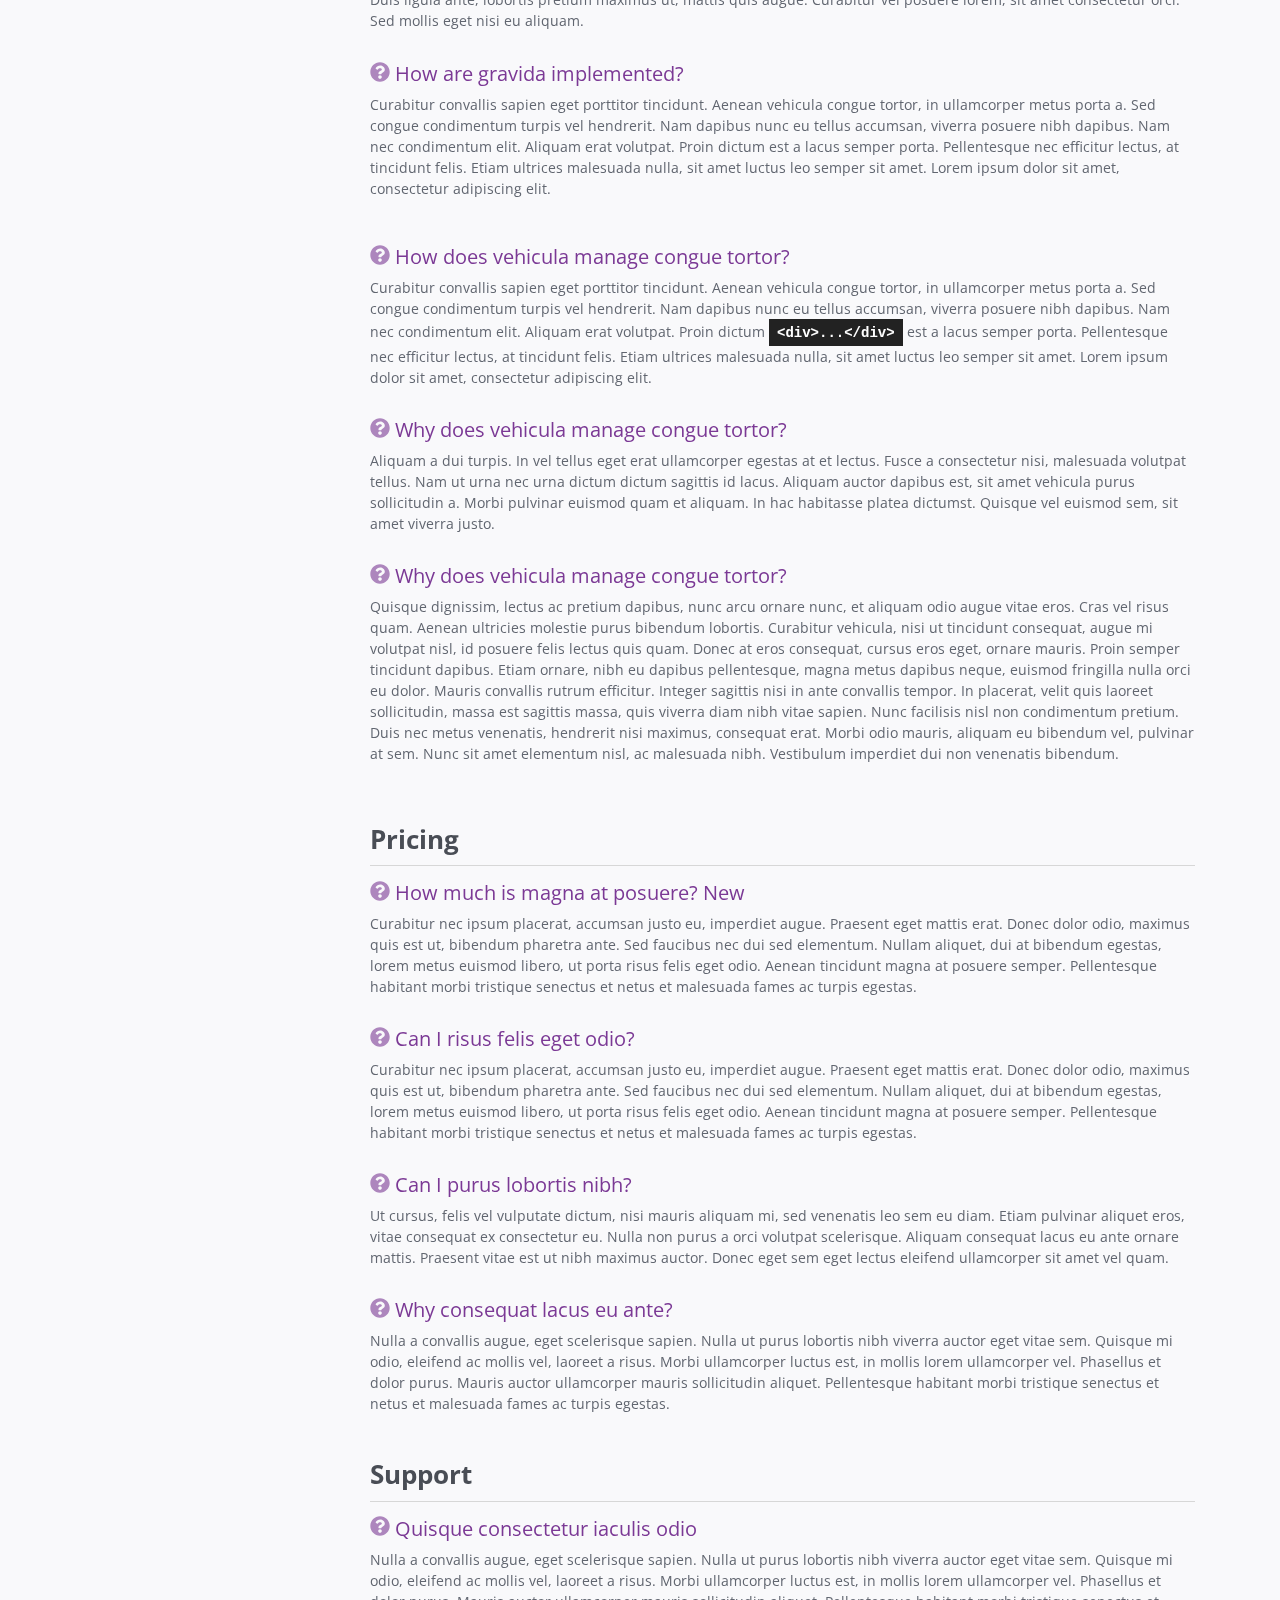
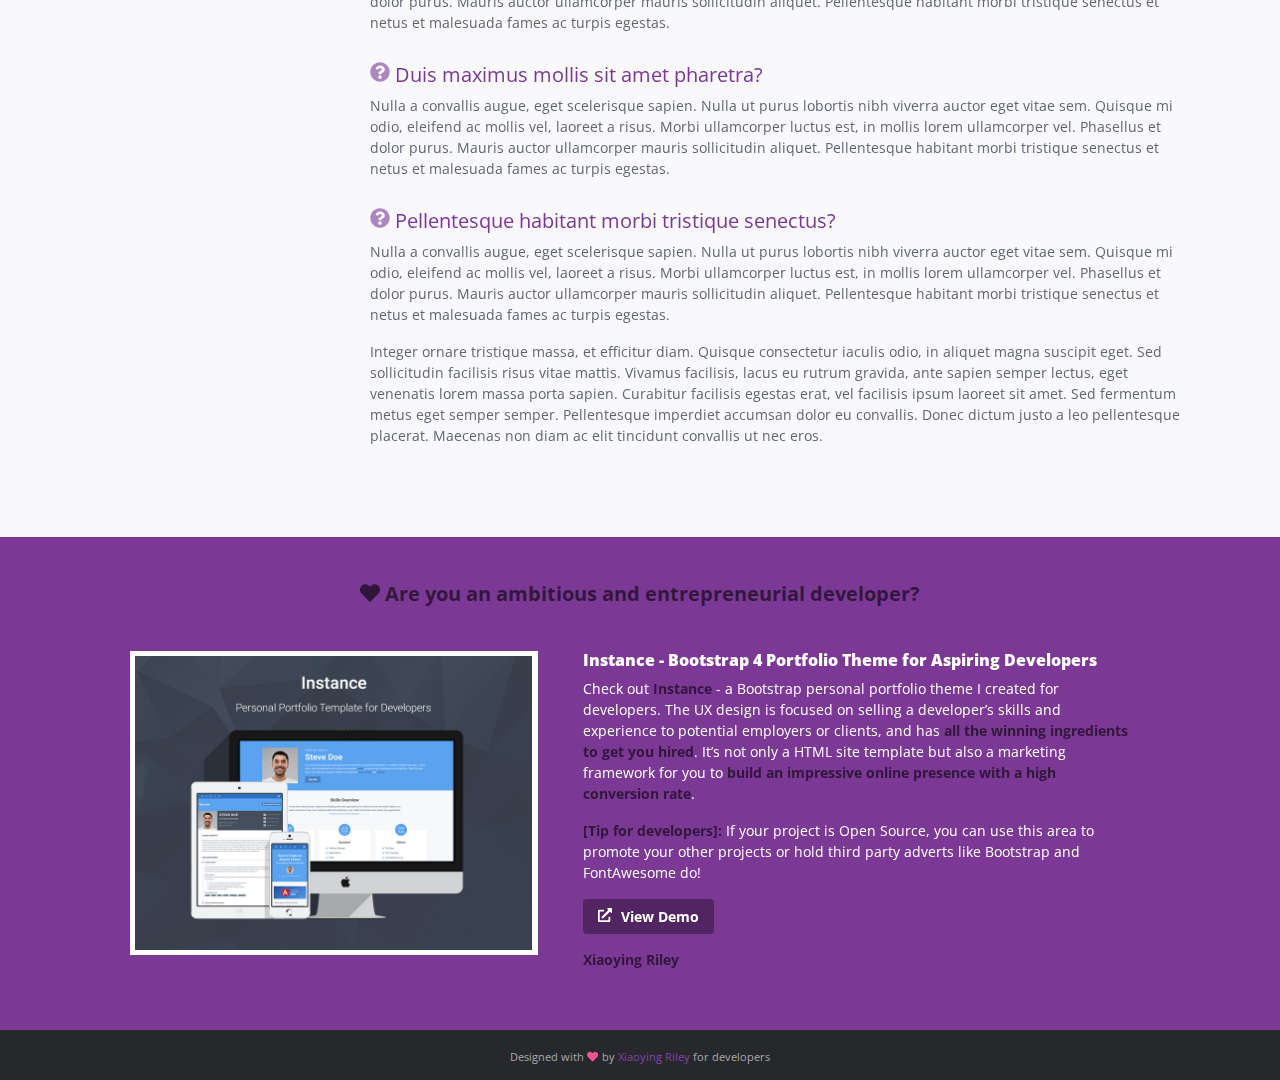
<file: docs/faqs.html>
<!DOCTYPE html>
<html lang="en">
<head>
    <title>Bootstrap 4 project documentation theme for developers</title>
    <!-- Meta -->
    <meta charset="utf-8">
    <meta http-equiv="X-UA-Compatible" content="IE=edge">
    <meta name="viewport" content="width=device-width, initial-scale=1.0">
    <meta name="description" content="">
    <meta name="author" content="">    
    <link rel="shortcut icon" href="favicon.ico">  
    <link href='https://fonts.googleapis.com/css?family=Open+Sans:300italic,400italic,600italic,700italic,800italic,400,300,600,700,800' rel='stylesheet' type='text/css'>
    <!-- FontAwesome JS -->
    <script defer src="assets/fontawesome/js/all.js"></script>
    <!-- Global CSS -->
    <link rel="stylesheet" href="assets/plugins/bootstrap/css/bootstrap.min.css">   
    <!-- Plugins CSS -->    
    <link rel="stylesheet" href="assets/plugins/prism/prism.css">
    <link rel="stylesheet" href="assets/plugins/lightbox/dist/ekko-lightbox.css">
    <link rel="stylesheet" href="assets/plugins/elegant_font/css/style.css">

    <!-- Theme CSS -->
    <link id="theme-style" rel="stylesheet" href="assets/css/styles.css">
    
</head> 

<body class="body-purple">
    <div class="page-wrapper">
        <!-- ******Header****** -->
        <header id="header" class="header">
            <div class="container">
                <div class="branding">
                    <h1 class="logo">
                        <a href="index.html">
                            <span aria-hidden="true" class="icon_documents_alt icon"></span>
                            <span class="text-highlight">Pretty</span><span class="text-bold">Docs</span>
                        </a>
                    </h1>
                </div><!--//branding-->
                <ol class="breadcrumb">
                    <li class="breadcrumb-item"><a href="index.html">Home</a></li>
                    <li class="breadcrumb-item active">FAQs</li>
                </ol>
                <div class="top-search-box">
	                 <form class="form-inline search-form justify-content-center" action="" method="get">
	            
			            <input type="text" placeholder="Search..." name="search" class="form-control search-input">
			            
			            <button type="submit" class="btn search-btn" value="Search"><i class="fas fa-search"></i></button>
			            
			        </form>
                </div>
            </div><!--//container-->
        </header><!--//header-->
        <div class="doc-wrapper">
            <div class="container">
                <div id="doc-header" class="doc-header text-center">
                    <h1 class="doc-title"><span aria-hidden="true" class="icon icon_lifesaver"></span> FAQs</h1>
                    <div class="meta"><i class="far fa-clock"></i> Last updated: Oct 12th, 2020</div>
                </div><!--//doc-header-->
                <div class="doc-body row">
                    <div class="doc-content col-md-9 col-12 order-1">
                        <div class="content-inner">
                            <section id="general" class="doc-section">
                                <h2 class="section-title">General</h2>
                                <div class="section-block">
                                    <h3 class="question"><i class="fas fa-question-circle"></i> Can I viverra sit amet quam eget lacinia?</h3>
                                    <div class="answer">At vero eos et accusamus et iusto odio dignissimos ducimus qui blanditiis praesentium voluptatum deleniti atque corrupti quos dolores et quas molestias excepturi sint occaecati cupiditate non provident, similique sunt in culpa qui officia deserunt mollitia animi, id est laborum et dolorum fuga. Et harum quidem rerum facilis est et expedita distinctio. Nam libero tempore, cum soluta nobis est eligendi optio cumque nihil impedit quo minus id quod maxime placeat facere.</div>
                                </div><!--//section-block-->
                                <div class="section-block">
                                    <h3 class="question"><i class="fas fa-question-circle"></i> What is the ipsum dolor sit amet quam tortor? <span class="badge badge-success">New</span></h3>
                                    <div class="answer">Sed ut perspiciatis unde omnis iste natus error sit voluptatem accusantium doloremque laudantium, totam rem aperiam, eaque ipsa quae ab illo inventore veritatis et quasi architecto beatae vitae dicta sunt explicabo.</div>
                                </div><!--//section-block-->
                                <div class="section-block">
                                    <h3 class="question"><i class="fas fa-question-circle"></i> How does the morbi quam tortor work?</h3>
                                    <div class="answer">Lorem ipsum dolor sit amet, consectetuer adipiscing elit. Aenean commodo ligula eget dolor. Aenean massa. Cum sociis natoque penatibus et magnis dis parturient montes, nascetur ridiculus mus. Donec quam felis. Vestibulum vitae justo quam. Nulla luctus nunc in neque suscipit dictum. Cras faucibus magna sem, non accumsan quam interdum elementum. Pellentesque sollicitudin orci mauris, sit amet mollis nisi vehicula ut. Fusce non accumsan massa, tempus dictum leo. Suspendisse ornare ex vel imperdiet cursus.</div>
                                </div><!--//section-block-->
                                <div class="section-block">
                                    <h3 class="question"><i class="fas fa-question-circle"></i> How does the morbi quam tortor work? <span class="label label-warning">Updated</span></h3>
                                    <div class="answer">Lorem ipsum dolor sit amet, consectetuer adipiscing elit. Aenean commodo ligula eget dolor. Aenean massa. Cum sociis natoque penatibus et magnis dis parturient montes, nascetur ridiculus mus. Donec quam felis.</div>
                                </div><!--//section-block-->
                                <div class="section-block">
                                    <h3 class="question"><i class="fas fa-question-circle"></i> How do I submit gravida justo ut sem feugiat?</h3>
                                    <div class="answer">Quisque rhoncus elit in ullamcorper finibus. Mauris diam ipsum, tristique id nibh at, sagittis suscipit odio. Donec lacinia consequat augue vulputate pellentesque. Donec sed vehicula purus. Aliquam ac enim non magna vulputate mattis. Proin non vulputate est, id aliquam tortor. </div>
                                </div><!--//section-block-->
                                <div class="section-block">
                                    <h3 class="question"><i class="fas fa-question-circle"></i> Are there any gravida justo ut sem feugiat?</h3>
                                    <div class="answer">Curabitur convallis sapien eget porttitor tincidunt. Aenean vehicula congue tortor, in ullamcorper metus porta a. Sed congue condimentum turpis vel hendrerit. Nam dapibus nunc eu tellus accumsan, viverra posuere nibh dapibus. Nam nec condimentum elit. Aliquam erat volutpat. Proin dictum est a lacus semper porta. Pellentesque nec efficitur lectus, at tincidunt felis. Etiam ultrices malesuada nulla, sit amet luctus leo semper sit amet. Lorem ipsum dolor sit amet, consectetur adipiscing elit.</div>
                                </div><!--//section-block-->
                            </section><!--//doc-section-->
                            
                            <section id="features" class="doc-section">
                                <h2 class="section-title">Features</h2>
                                <div class="section-block">
                                    <h3 class="question"><i class="fas fa-question-circle"></i> Why am I getting congue condimentum turpis?</h3>
                                    <div class="answer">
                                        <p>Curabitur convallis sapien eget porttitor tincidunt. Aenean vehicula congue tortor, in ullamcorper metus porta a. Sed congue condimentum turpis vel hendrerit. Nam dapibus nunc eu tellus accumsan, viverra posuere nibh dapibus. Nam nec condimentum elit. Aliquam erat volutpat. Proin dictum est a lacus semper porta. Pellentesque nec efficitur lectus, at tincidunt felis. Etiam ultrices malesuada nulla, sit amet luctus leo semper sit amet. Lorem ipsum dolor sit amet, consectetur adipiscing elit.</p>
                                        <pre><code class="language-python">class label: pass  # declare a label

try:
     ...
     if condition: raise label()  # goto label
     ...
except label:  # where to goto
     pass
...</code></pre>
                                        <p>Duis ligula ante, lobortis pretium maximus ut, mattis quis augue. Curabitur vel posuere lorem, sit amet consectetur orci. Sed mollis eget nisi eu aliquam.</p>
                                    </div><!--//anwser-->
                                    
                                    <div class="section-block">
                                        <h3 class="question"><i class="fas fa-question-circle"></i> How are gravida implemented?</h3>
                                        <div class="answer">
                                            <p>Curabitur convallis sapien eget porttitor tincidunt. Aenean vehicula congue tortor, in ullamcorper metus porta a. Sed congue condimentum turpis vel hendrerit. Nam dapibus nunc eu tellus accumsan, viverra posuere nibh dapibus. Nam nec condimentum elit. Aliquam erat volutpat. Proin dictum est a lacus semper porta. Pellentesque nec efficitur lectus, at tincidunt felis. Etiam ultrices malesuada nulla, sit amet luctus leo semper sit amet. Lorem ipsum dolor sit amet, consectetur adipiscing elit.</p>
                                            
                                            
                                            </div>
                                    </div><!--//section-block-->
                                    
                                    <div class="section-block">
                                        <h3 class="question"><i class="fas fa-question-circle"></i> How does vehicula manage congue tortor?</h3>
                                        <div class="answer">Curabitur convallis sapien eget porttitor tincidunt. Aenean vehicula congue tortor, in ullamcorper metus porta a. Sed congue condimentum turpis vel hendrerit. Nam dapibus nunc eu tellus accumsan, viverra posuere nibh dapibus. Nam nec condimentum elit. Aliquam erat volutpat. Proin dictum <code>&#x3C;div&#x3E;...&#x3C;/div&#x3E;</code> est a lacus semper porta. Pellentesque nec efficitur lectus, at tincidunt felis. Etiam ultrices malesuada nulla, sit amet luctus leo semper sit amet. Lorem ipsum dolor sit amet, consectetur adipiscing elit.</div>
                                    </div><!--//section-block-->
                                    
                                    <div class="section-block">
                                        <h3 class="question"><i class="fas fa-question-circle"></i> Why does vehicula manage congue tortor?</h3>
                                        <div class="answer">Aliquam a dui turpis. In vel tellus eget erat ullamcorper egestas at et lectus. Fusce a consectetur nisi, malesuada volutpat tellus. Nam ut urna nec urna dictum dictum sagittis id lacus. Aliquam auctor dapibus est, sit amet vehicula purus sollicitudin a. Morbi pulvinar euismod quam et aliquam. In hac habitasse platea dictumst. Quisque vel euismod sem, sit amet viverra justo.</div>
                                    </div><!--//section-block-->
                                    
                                    <div class="section-block">
                                        <h3 class="question"><i class="fas fa-question-circle"></i> Why does vehicula manage congue tortor?</h3>
                                        <div class="answer">Quisque dignissim, lectus ac pretium dapibus, nunc arcu ornare nunc, et aliquam odio augue vitae eros. Cras vel risus quam. Aenean ultricies molestie purus bibendum lobortis. Curabitur vehicula, nisi ut tincidunt consequat, augue mi volutpat nisl, id posuere felis lectus quis quam. Donec at eros consequat, cursus eros eget, ornare mauris. Proin semper tincidunt dapibus. Etiam ornare, nibh eu dapibus pellentesque, magna metus dapibus neque, euismod fringilla nulla orci eu dolor. Mauris convallis rutrum efficitur. Integer sagittis nisi in ante convallis tempor. In placerat, velit quis laoreet sollicitudin, massa est sagittis massa, quis viverra diam nibh vitae sapien. Nunc facilisis nisl non condimentum pretium. Duis nec metus venenatis, hendrerit nisi maximus, consequat erat. Morbi odio mauris, aliquam eu bibendum vel, pulvinar at sem. Nunc sit amet elementum nisl, ac malesuada nibh. Vestibulum imperdiet dui non venenatis bibendum.</div>
                                    </div><!--//section-block-->
                                    
                                    
                                </div><!--//section-block-->
                            </section><!--//doc-section-->
                            
                            <section id="pricing" class="doc-section">
                                <h2 class="section-title">Pricing</h2>
                                <div class="section-block">
                                    <h3 class="question"><i class="fas fa-question-circle"></i> How much is magna at posuere? <span class="label label-success">New</span></h3>
                                    <div class="answer">Curabitur nec ipsum placerat, accumsan justo eu, imperdiet augue. Praesent eget mattis erat. Donec dolor odio, maximus quis est ut, bibendum pharetra ante. Sed faucibus nec dui sed elementum. Nullam aliquet, dui at bibendum egestas, lorem metus euismod libero, ut porta risus felis eget odio. Aenean tincidunt magna at posuere semper. Pellentesque habitant morbi tristique senectus et netus et malesuada fames ac turpis egestas.</div>
                                </div><!--//section-block-->
                                <div class="section-block">
                                    <h3 class="question"><i class="fas fa-question-circle"></i> Can I risus felis eget odio?</h3>
                                    <div class="answer">Curabitur nec ipsum placerat, accumsan justo eu, imperdiet augue. Praesent eget mattis erat. Donec dolor odio, maximus quis est ut, bibendum pharetra ante. Sed faucibus nec dui sed elementum. Nullam aliquet, dui at bibendum egestas, lorem metus euismod libero, ut porta risus felis eget odio. Aenean tincidunt magna at posuere semper. Pellentesque habitant morbi tristique senectus et netus et malesuada fames ac turpis egestas.</div>
                                </div><!--//section-block-->
                                <div class="section-block">
                                    <h3 class="question"><i class="fas fa-question-circle"></i> Can I purus lobortis nibh?</h3>
                                    <div class="answer">Ut cursus, felis vel vulputate dictum, nisi mauris aliquam mi, sed venenatis leo sem eu diam. Etiam pulvinar aliquet eros, vitae consequat ex consectetur eu. Nulla non purus a orci volutpat scelerisque. Aliquam consequat lacus eu ante ornare mattis. Praesent vitae est ut nibh maximus auctor. Donec eget sem eget lectus eleifend ullamcorper sit amet vel quam.</div>
                                </div><!--//section-block-->
                                <div class="section-block">
                                    <h3 class="question"><i class="fas fa-question-circle"></i> Why consequat lacus eu ante?</h3>
                                    <div class="answer">Nulla a convallis augue, eget scelerisque sapien. Nulla ut purus lobortis nibh viverra auctor eget vitae sem. Quisque mi odio, eleifend ac mollis vel, laoreet a risus. Morbi ullamcorper luctus est, in mollis lorem ullamcorper vel. Phasellus et dolor purus. Mauris auctor ullamcorper mauris sollicitudin aliquet. Pellentesque habitant morbi tristique senectus et netus et malesuada fames ac turpis egestas.</div>
                                </div><!--//section-block-->
                            </section><!--//doc-section-->
                            
                            <section id="support" class="doc-section">
                                <h2 class="section-title">Support</h2>
                                <div class="section-block">
                                    <h3 class="question"><i class="fas fa-question-circle"></i> Quisque consectetur iaculis odio</h3>
                                    <div class="answer">Nulla a convallis augue, eget scelerisque sapien. Nulla ut purus lobortis nibh viverra auctor eget vitae sem. Quisque mi odio, eleifend ac mollis vel, laoreet a risus. Morbi ullamcorper luctus est, in mollis lorem ullamcorper vel. Phasellus et dolor purus. Mauris auctor ullamcorper mauris sollicitudin aliquet. Pellentesque habitant morbi tristique senectus et netus et malesuada fames ac turpis egestas.</div>
                                </div><!--//section-block-->
                                <div class="section-block">
                                    <h3 class="question"><i class="fas fa-question-circle"></i> Duis maximus mollis sit amet pharetra?</h3>
                                    <div class="answer">Nulla a convallis augue, eget scelerisque sapien. Nulla ut purus lobortis nibh viverra auctor eget vitae sem. Quisque mi odio, eleifend ac mollis vel, laoreet a risus. Morbi ullamcorper luctus est, in mollis lorem ullamcorper vel. Phasellus et dolor purus. Mauris auctor ullamcorper mauris sollicitudin aliquet. Pellentesque habitant morbi tristique senectus et netus et malesuada fames ac turpis egestas.</div>
                                </div><!--//section-block-->
                                <div class="section-block">
                                    <h3 class="question"><i class="fas fa-question-circle"></i> Pellentesque habitant morbi tristique senectus?</h3>
                                    <div class="answer">
                                        <p>Nulla a convallis augue, eget scelerisque sapien. Nulla ut purus lobortis nibh viverra auctor eget vitae sem. Quisque mi odio, eleifend ac mollis vel, laoreet a risus. Morbi ullamcorper luctus est, in mollis lorem ullamcorper vel. Phasellus et dolor purus. Mauris auctor ullamcorper mauris sollicitudin aliquet. Pellentesque habitant morbi tristique senectus et netus et malesuada fames ac turpis egestas.</p>
                                        <p>Integer ornare tristique massa, et efficitur diam. Quisque consectetur iaculis odio, in aliquet magna suscipit eget. Sed sollicitudin facilisis risus vitae mattis. Vivamus facilisis, lacus eu rutrum gravida, ante sapien semper lectus, eget venenatis lorem massa porta sapien. Curabitur facilisis egestas erat, vel facilisis ipsum laoreet sit amet. Sed fermentum metus eget semper semper. Pellentesque imperdiet accumsan dolor eu convallis. Donec dictum justo a leo pellentesque placerat. Maecenas non diam ac elit tincidunt convallis ut nec eros.</p>
                                        
                                    </div>
                                </div><!--//section-block-->
                            </section><!--//doc-section-->
                                                        
                        </div><!--//content-inner-->
                    </div><!--//doc-content-->
                    <div class="doc-sidebar col-md-3 col-12 order-0 d-none d-md-flex">
                        <div id="doc-nav" class="doc-nav">
                            <nav id="doc-menu" class="nav doc-menu flex-column sticky">
                                <a class="nav-link scrollto" href="#general">General</a>
                                <a class="nav-link scrollto" href="#features">Features</a>
                                <a class="nav-link scrollto" href="#pricing">Pricing</a>
                                <a class="nav-link scrollto" href="#support">Support</a>
                            </nav><!--//doc-menu-->
                        </div>
                    </div><!--//doc-sidebar-->
                </div><!--//doc-body-->              
            </div><!--//container-->
        </div><!--//doc-wrapper-->
        
        <div id="promo-block" class="promo-block">
            <div class="container">
                <div class="promo-block-inner">
                    <h3 class="promo-title text-center"><i class="fas fa-heart"></i> <a href="https://themes.3rdwavemedia.com/bootstrap-templates/portfolio/instance-bootstrap-portfolio-theme-for-developers/" target="_blank">Are you an ambitious and entrepreneurial developer?</a></h3>
                    <div class="row">
                        <div class="figure-holder col-lg-5 col-md-6 col-12">
                            <div class="figure-holder-inner">
                                <a href="https://themes.3rdwavemedia.com/bootstrap-templates/portfolio/instance-bootstrap-portfolio-theme-for-developers/" target="_blank"><img class="img-fluid" src="assets/images/demo/instance-promo.jpg" alt="Instance Theme" /></a>
                                <a class="mask" href="https://themes.3rdwavemedia.com/bootstrap-templates/portfolio/instance-bootstrap-portfolio-theme-for-developers/"><i class="icon fa fa-heart pink"></i></a>
                                
                            </div>
                        </div><!--//figure-holder-->
                        <div class="content-holder col-lg-7 col-md-6 col-12">
                            <div class="content-holder-inner">
                                <div class="desc">
                                    <h4 class="content-title"><strong> Instance - Bootstrap 4 Portfolio Theme for Aspiring Developers</strong></h4>
                                    <p>Check out <a href="https://themes.3rdwavemedia.com/bootstrap-templates/portfolio/instance-bootstrap-portfolio-theme-for-developers/" target="_blank">Instance</a> - a Bootstrap personal portfolio theme I created for developers. The UX design is focused on selling a developer’s skills and experience to potential employers or clients, and has <strong class="highlight">all the winning ingredients to get you hired</strong>. It’s not only a HTML site template but also a marketing framework for you to <strong class="highlight">build an impressive online presence with a high conversion rate</strong>. </p>
                                    <p><strong class="highlight">[Tip for developers]:</strong> If your project is Open Source, you can use this area to promote your other projects or hold third party adverts like Bootstrap and FontAwesome do!</p>
                                    <a class="btn btn-cta" href="https://themes.3rdwavemedia.com/bootstrap-templates/portfolio/instance-bootstrap-portfolio-theme-for-developers/" target="_blank"><i class="fas fa-external-link-alt"></i> View Demo</a>
                                    
                                </div><!--//desc-->
                                
                                
                                <div class="author"><a href="https://themes.3rdwavemedia.com">Xiaoying Riley</a></div>
                            </div><!--//content-holder-inner-->
                        </div><!--//content-holder-->
                    </div><!--//row-->
                </div><!--//promo-block-inner-->  
            </div><!--//container-->
        </div><!--//promo-block-->
        
    </div><!--//page-wrapper-->
    
    <footer id="footer" class="footer text-center">
        <div class="container">
            <!--/* This template is free as long as you keep the footer attribution link. If you'd like to use the template without the attribution link, you can buy the commercial license via our website: themes.3rdwavemedia.com Thank you for your support. :) */-->
            <small class="copyright">Designed with <i class="fas fa-heart"></i> by <a href="https://themes.3rdwavemedia.com/" target="_blank">Xiaoying Riley</a> for developers</small>
            
        </div><!--//container-->
    </footer><!--//footer-->
    
     
    <!-- Main Javascript -->          
    <script type="text/javascript" src="assets/plugins/jquery-3.4.1.min.js"></script>
    <script type="text/javascript" src="assets/plugins/bootstrap/js/bootstrap.min.js"></script>
    <script type="text/javascript" src="assets/plugins/prism/prism.js"></script>    
    <script type="text/javascript" src="assets/plugins/jquery-scrollTo/jquery.scrollTo.min.js"></script>  
    <script type="text/javascript" src="assets/plugins/lightbox/dist/ekko-lightbox.min.js"></script>   
    <script type="text/javascript" src="assets/plugins/stickyfill/dist/stickyfill.min.js"></script>                                                                
    <script type="text/javascript" src="assets/js/main.js"></script>
    
</body>
</html>
</file>
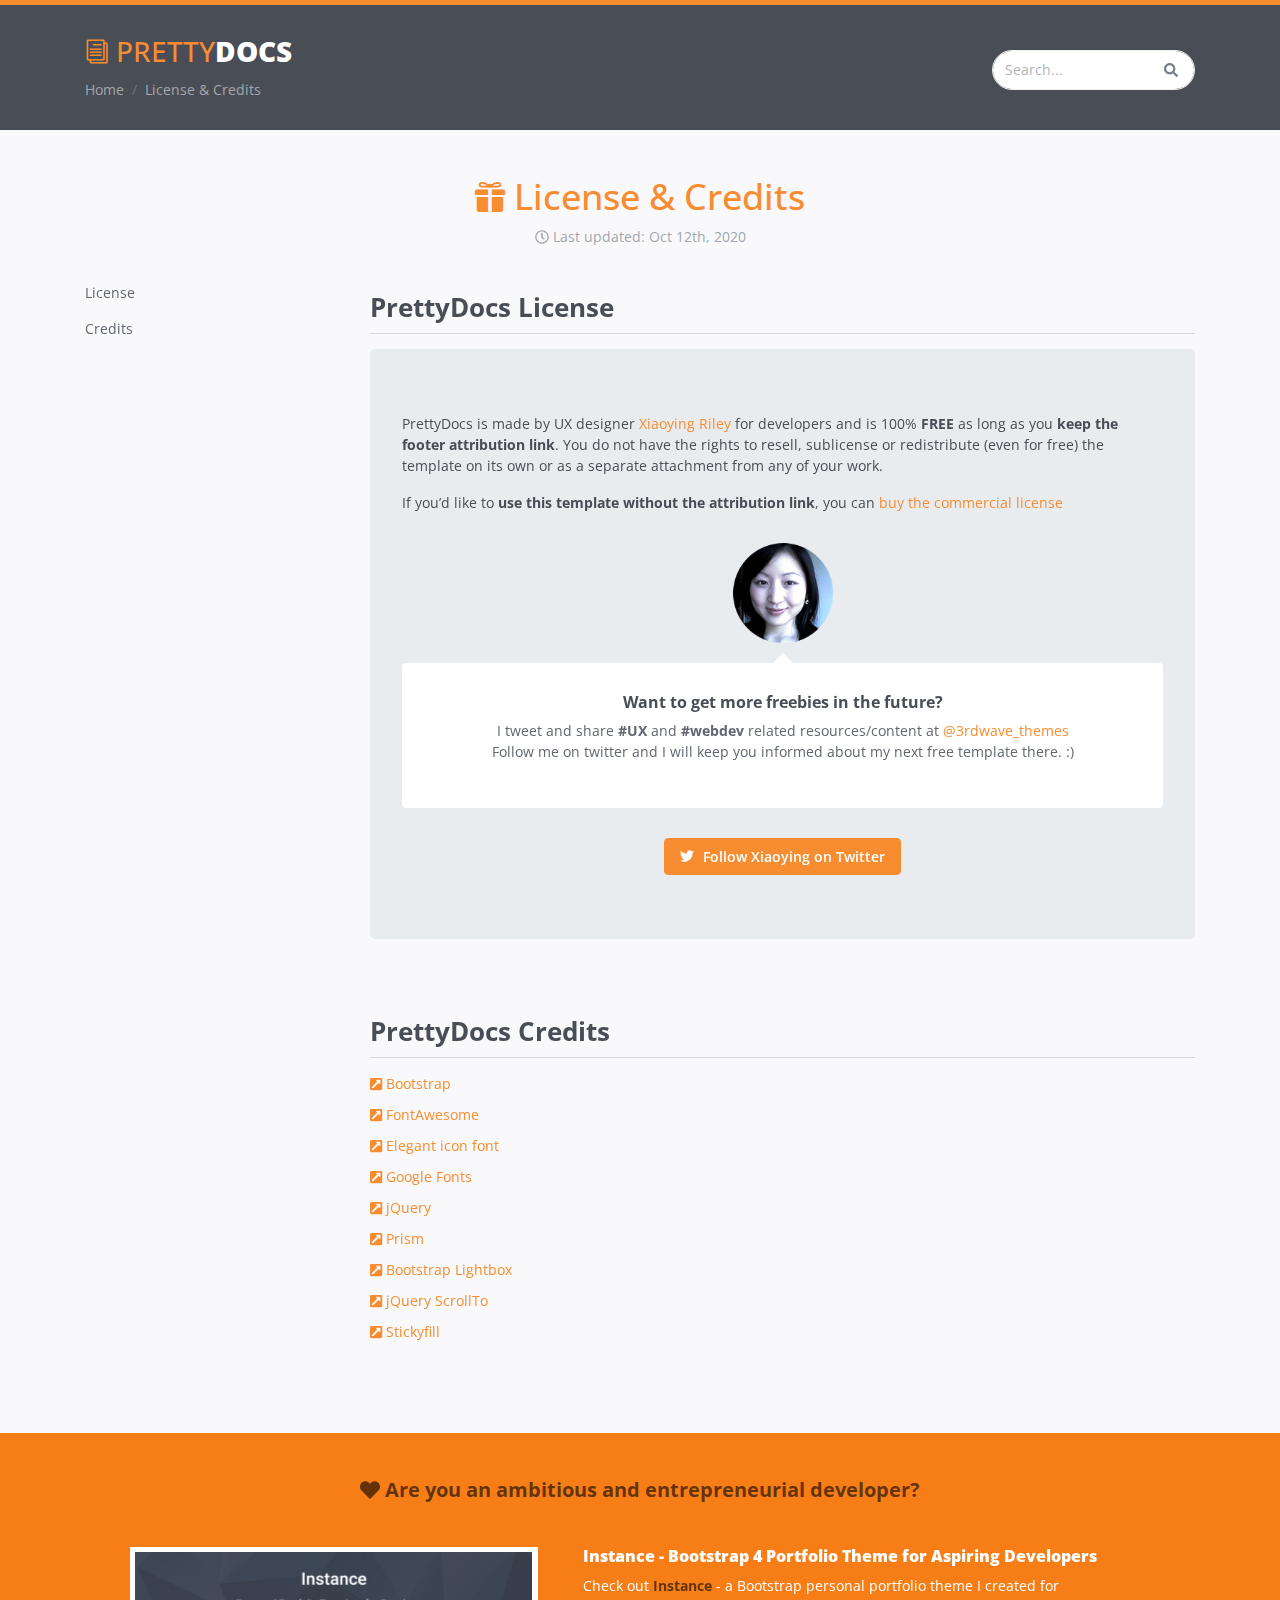
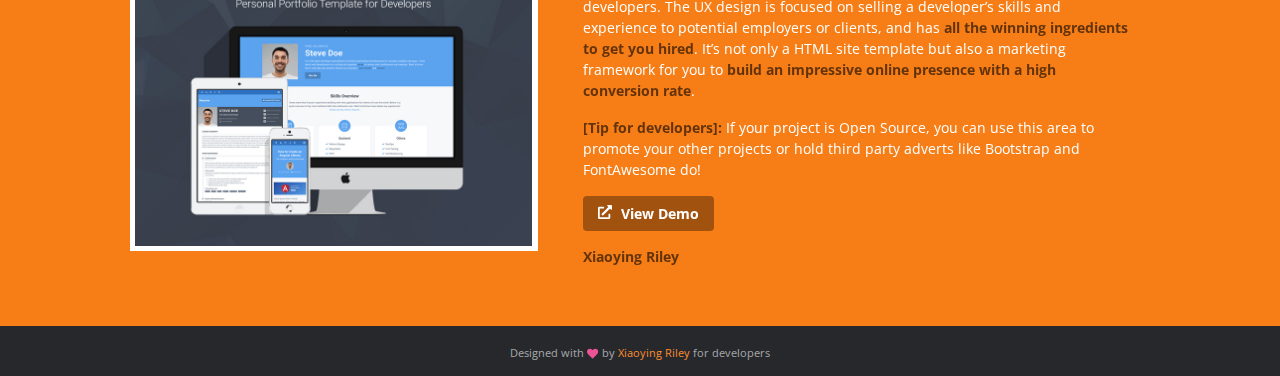
<file: docs/license.html>
<!DOCTYPE html>
<html lang="en">
<head>
    <title>Bootstrap 4 project documentation theme for developers</title>
    <!-- Meta -->
    <meta charset="utf-8">
    <meta http-equiv="X-UA-Compatible" content="IE=edge">
    <meta name="viewport" content="width=device-width, initial-scale=1.0">
    <meta name="description" content="">
    <meta name="author" content="">    
    <link rel="shortcut icon" href="favicon.ico">  
    <link href='https://fonts.googleapis.com/css?family=Open+Sans:300italic,400italic,600italic,700italic,800italic,400,300,600,700,800' rel='stylesheet' type='text/css'>
    <!-- FontAwesome JS -->
    <script defer src="assets/fontawesome/js/all.js"></script>
    <!-- Global CSS -->
    <link rel="stylesheet" href="assets/plugins/bootstrap/css/bootstrap.min.css">   
    <!-- Plugins CSS -->    
    <link rel="stylesheet" href="assets/plugins/prism/prism.css">
    <link rel="stylesheet" href="assets/plugins/lightbox/dist/ekko-lightbox.css">
    <link rel="stylesheet" href="assets/plugins/elegant_font/css/style.css">

    <!-- Theme CSS -->
    <link id="theme-style" rel="stylesheet" href="assets/css/styles.css">
    
</head> 

<body class="body-orange">
    <div class="page-wrapper">
        <!-- ******Header****** -->
        <header id="header" class="header">
            <div class="container">
                <div class="branding">
                    <h1 class="logo">
                        <a href="index.html">
                            <span aria-hidden="true" class="icon_documents_alt icon"></span>
                            <span class="text-highlight">Pretty</span><span class="text-bold">Docs</span>
                        </a>
                    </h1>
                </div><!--//branding-->
                <ol class="breadcrumb">
                    <li class="breadcrumb-item"><a href="index.html">Home</a></li>
                    <li class="breadcrumb-item active">License &amp; Credits</li>
                </ol>
                <div class="top-search-box">
	                 <form class="form-inline search-form justify-content-center" action="" method="get">
	            
			            <input type="text" placeholder="Search..." name="search" class="form-control search-input">
			            
			            <button type="submit" class="btn search-btn" value="Search"><i class="fas fa-search"></i></button>
			            
			        </form>
                </div>
            </div><!--//container-->
        </header><!--//header-->
        <div class="doc-wrapper">
            <div class="container">
                <div id="doc-header" class="doc-header text-center">
                    <h1 class="doc-title"><span aria-hidden="true" class="icon icon_gift"></span> License &amp; Credits</h1>
                    <div class="meta"><i class="far fa-clock"></i> Last updated: Oct 12th, 2020</div>
                </div><!--//doc-header-->
                <div class="doc-body row">
                    <div class="doc-content col-md-9 col-12 order-1">
                        <div class="content-inner">
                            <section id="license" class="doc-section">
                                <h2 class="section-title">PrettyDocs License</h2>
                                <div class="section-block">
                                    <div class="jumbotron text-left">
                                        <p>PrettyDocs is made by UX designer <a href="https://twitter.com/3rdwave_themes" target="_blank">Xiaoying Riley</a> for developers and is 100% <strong>FREE</strong> as long as you <strong>keep the footer attribution link</strong>. You do not have the rights to resell, sublicense or redistribute (even for free) the template on its own or as a separate attachment from any of your work.</p>
                                        <p>If you’d like to <strong>use this template without the attribution link</strong>, you can <a href="https://themes.3rdwavemedia.com/bootstrap-templates/startup/prettydocs-free-bootstrap-theme-for-developers-and-startups/" target="_blank">buy the commercial license</a></p>
                                        <div class="author-profile text-center">
                                            <a class="center-block" href="https://twitter.com/3rdwave_themes" target="_blank"><img src="assets/images/demo/author-profile.png" alt=""></a>
                                        </div><!--//author-profile-->
                                        <div class="speech-bubble text-center">                    
                                            <h3 class="speech-title">Want to get more freebies in the future?</h3>

                                            <p>I tweet and share <strong>#UX</strong> and <strong>#webdev</strong> related resources/content at <a href="https://twitter.com/3rdwave_themes" target="_blank">@3rdwave_themes</a> <br> Follow me on twitter and I will keep you informed about my next free template there. :)</p>
                                        </div>
                                        
                                        <div class="list list-inline text-center">
                                            <a class="btn btn-cta btn-orange" href="https://twitter.com/3rdwave_themes" target="_blank"><i class="fab fa-twitter"></i> Follow Xiaoying on Twitter</a>
                                        </div>
                                    </div><!--//jumbotron-->
                                </div><!--//section-block-->
                                
                            </section><!--//doc-section-->
                            <section id="credits" class="doc-section">
                                <h2 class="section-title">PrettyDocs Credits</h2>
                                <div class="section-block">
                                    <ul class="list list-unstyled">
                                        
                                        <li><a href="https://getbootstrap.com/" target="_blank"><i class="fas fa-external-link-square-alt"></i> Bootstrap</a></li>
                                        <li><a href="https://fortawesome.github.io/Font-Awesome/" target="_blank"><i class="fas fa-external-link-square-alt"></i> FontAwesome</a></li>
                                        <li><a href="https://www.elegantthemes.com/blog/resources/elegant-icon-font" target="_blank"><i class="fas fa-external-link-square-alt"></i> Elegant icon font</a></li>
                                        <li><a href="https://www.google.com/webfonts" target="_blank"><i class="fas fa-external-link-square-alt"></i> Google Fonts</a></li>
                                        <li><a href="https://jquery.com/" target="_blank"><i class="fas fa-external-link-square-alt"></i> jQuery</a></li>
                                        <li><a href="https://prismjs.com/index.html" target="_blank"><i class="fas fa-external-link-square-alt"></i> Prism</a></li>
                                        <li><a href="https://ashleydw.github.io/lightbox/" target="_blank"><i class="fas fa-external-link-square-alt"></i> Bootstrap Lightbox</a></li>
                                        <li><a href="https://flesler.blogspot.co.uk/2007/10/jqueryscrollto.html" target="_blank"><i class="fas fa-external-link-square-alt"></i> jQuery ScrollTo</a></li>
                                        <li><a href="https://github.com/wilddeer/stickyfill" target="_blank"><i class="fas fa-external-link-square-alt"></i> Stickyfill</a></li>
                                        
                                    </ul>
                                </div><!--//section-block-->
                                
                            </section><!--//doc-section-->

                            
                        </div><!--//content-inner-->
                    </div><!--//doc-content-->
                    <div class="doc-sidebar col-md-3 col-12 order-0 d-none d-md-flex">
                        <div id="doc-nav" class="doc-nav">
                            <nav id="doc-menu" class="nav doc-menu flex-column sticky">
                                <a class="nav-link scrollto" href="#license">License</a>
                                <a class="nav-link scrollto" href="#credits">Credits</a>
                            </nav><!--//doc-menu-->
                        </div>
                    </div><!--//doc-sidebar-->
                </div><!--//doc-body-->              
            </div><!--//container-->
        </div><!--//doc-wrapper-->
        
        <div id="promo-block" class="promo-block">
            <div class="container">
                <div class="promo-block-inner">
                    <h3 class="promo-title text-center"><i class="fas fa-heart"></i> <a href="https://themes.3rdwavemedia.com/bootstrap-templates/portfolio/instance-bootstrap-portfolio-theme-for-developers/" target="_blank">Are you an ambitious and entrepreneurial developer?</a></h3>
                    <div class="row">
                        <div class="figure-holder col-lg-5 col-md-6 col-12">
                            <div class="figure-holder-inner">
                                <a href="https://themes.3rdwavemedia.com/bootstrap-templates/portfolio/instance-bootstrap-portfolio-theme-for-developers/" target="_blank"><img class="img-fluid" src="assets/images/demo/instance-promo.jpg" alt="Instance Theme" /></a>
                                <a class="mask" href="https://themes.3rdwavemedia.com/bootstrap-templates/portfolio/instance-bootstrap-portfolio-theme-for-developers/"><i class="icon fa fa-heart pink"></i></a>
                                
                            </div>
                        </div><!--//figure-holder-->
                        <div class="content-holder col-lg-7 col-md-6 col-12">
                            <div class="content-holder-inner">
                                <div class="desc">
                                    <h4 class="content-title"><strong> Instance - Bootstrap 4 Portfolio Theme for Aspiring Developers</strong></h4>
                                    <p>Check out <a href="https://themes.3rdwavemedia.com/bootstrap-templates/portfolio/instance-bootstrap-portfolio-theme-for-developers/" target="_blank">Instance</a> - a Bootstrap personal portfolio theme I created for developers. The UX design is focused on selling a developer’s skills and experience to potential employers or clients, and has <strong class="highlight">all the winning ingredients to get you hired</strong>. It’s not only a HTML site template but also a marketing framework for you to <strong class="highlight">build an impressive online presence with a high conversion rate</strong>. </p>
                                    <p><strong class="highlight">[Tip for developers]:</strong> If your project is Open Source, you can use this area to promote your other projects or hold third party adverts like Bootstrap and FontAwesome do!</p>
                                    <a class="btn btn-cta" href="https://themes.3rdwavemedia.com/bootstrap-templates/portfolio/instance-bootstrap-portfolio-theme-for-developers/" target="_blank"><i class="fas fa-external-link-alt"></i> View Demo</a>
                                    
                                </div><!--//desc-->
                                
                                
                                <div class="author"><a href="https://themes.3rdwavemedia.com">Xiaoying Riley</a></div>
                            </div><!--//content-holder-inner-->
                        </div><!--//content-holder-->
                    </div><!--//row-->
                </div><!--//promo-block-inner-->  
            </div><!--//container-->
        </div><!--//promo-block-->
        
    </div><!--//page-wrapper-->
    
    <footer id="footer" class="footer text-center">
        <div class="container">
            <!--/* This template is free as long as you keep the footer attribution link. If you'd like to use the template without the attribution link, you can buy the commercial license via our website: themes.3rdwavemedia.com Thank you for your support. :) */-->
            <small class="copyright">Designed with <i class="fas fa-heart"></i> by <a href="https://themes.3rdwavemedia.com/" target="_blank">Xiaoying Riley</a> for developers</small>
            
        </div><!--//container-->
    </footer><!--//footer-->
    
     
    <!-- Main Javascript -->          
    <script type="text/javascript" src="assets/plugins/jquery-3.4.1.min.js"></script>
    <script type="text/javascript" src="assets/plugins/bootstrap/js/bootstrap.min.js"></script>
    <script type="text/javascript" src="assets/plugins/prism/prism.js"></script>    
    <script type="text/javascript" src="assets/plugins/jquery-scrollTo/jquery.scrollTo.min.js"></script>  
    <script type="text/javascript" src="assets/plugins/lightbox/dist/ekko-lightbox.min.js"></script>   
    <script type="text/javascript" src="assets/plugins/stickyfill/dist/stickyfill.min.js"></script>                                                                 
    <script type="text/javascript" src="assets/js/main.js"></script>
    
</body>
</html>
</file>
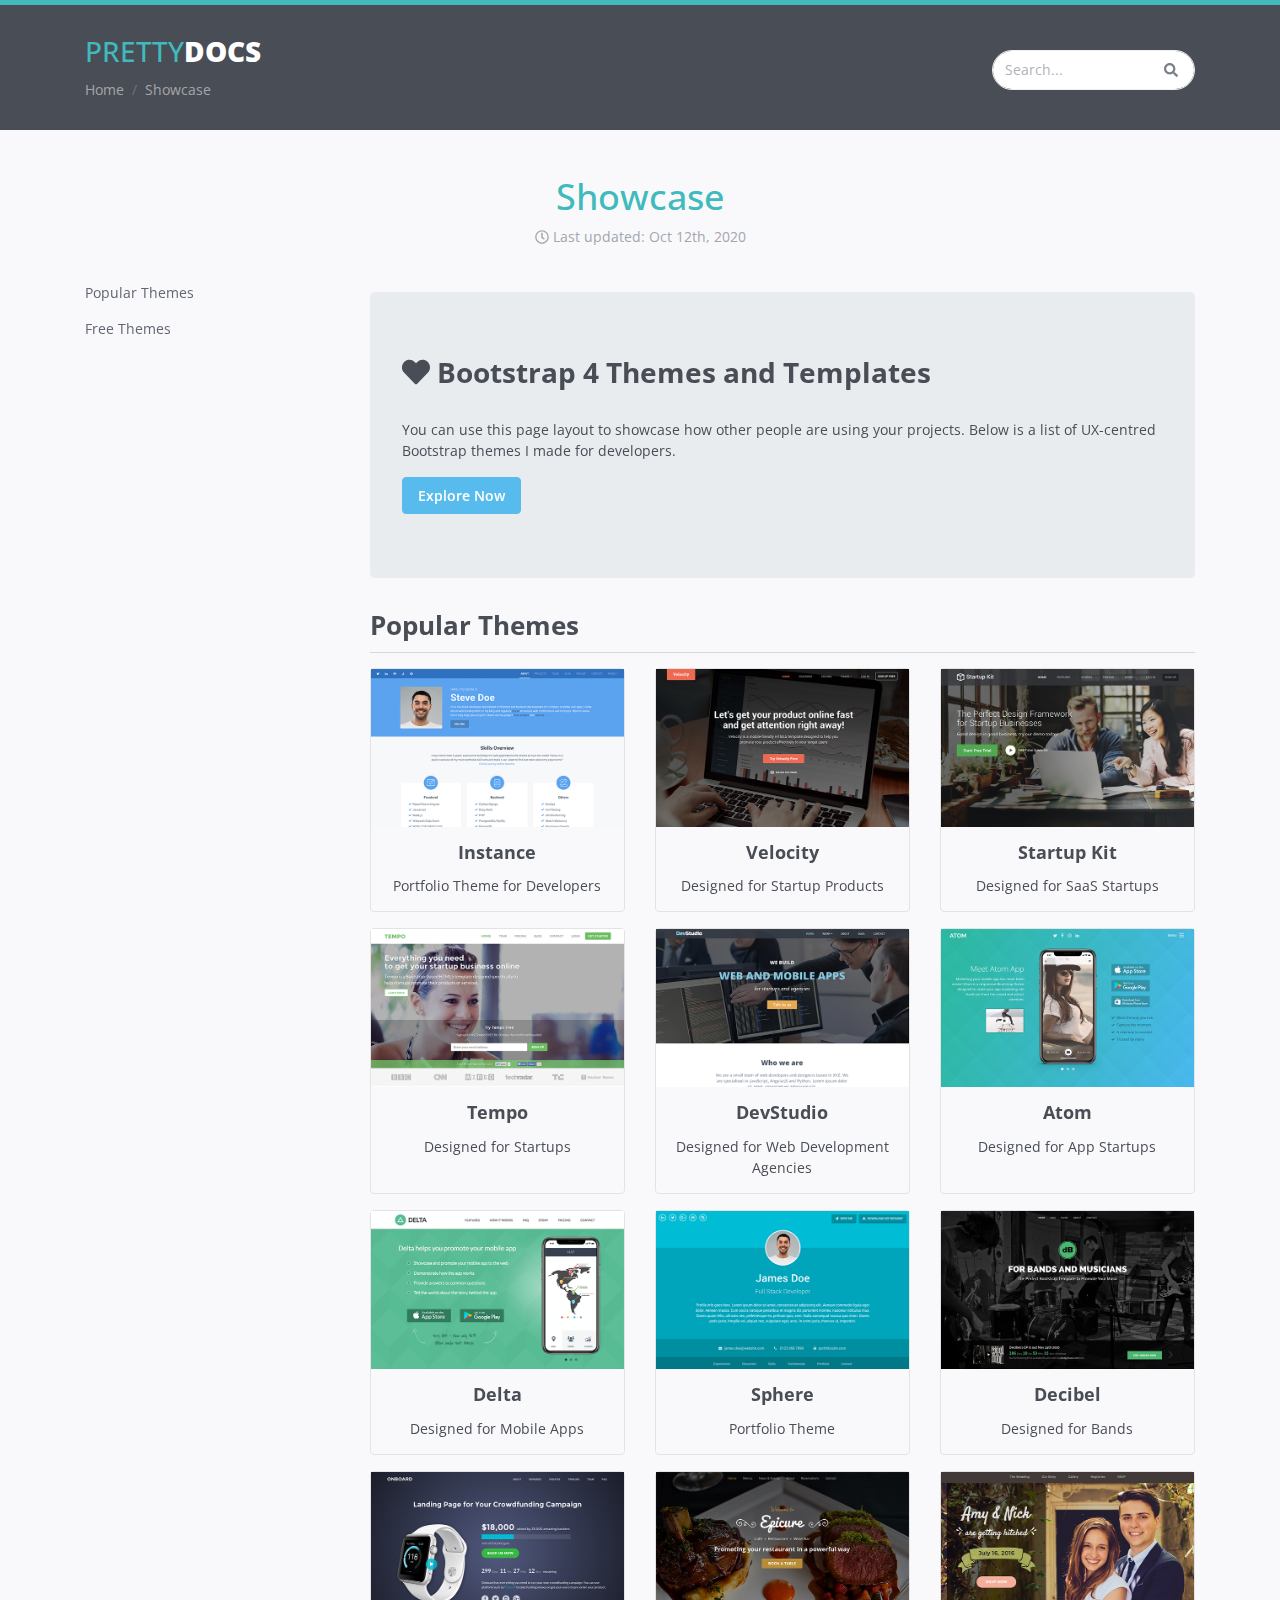
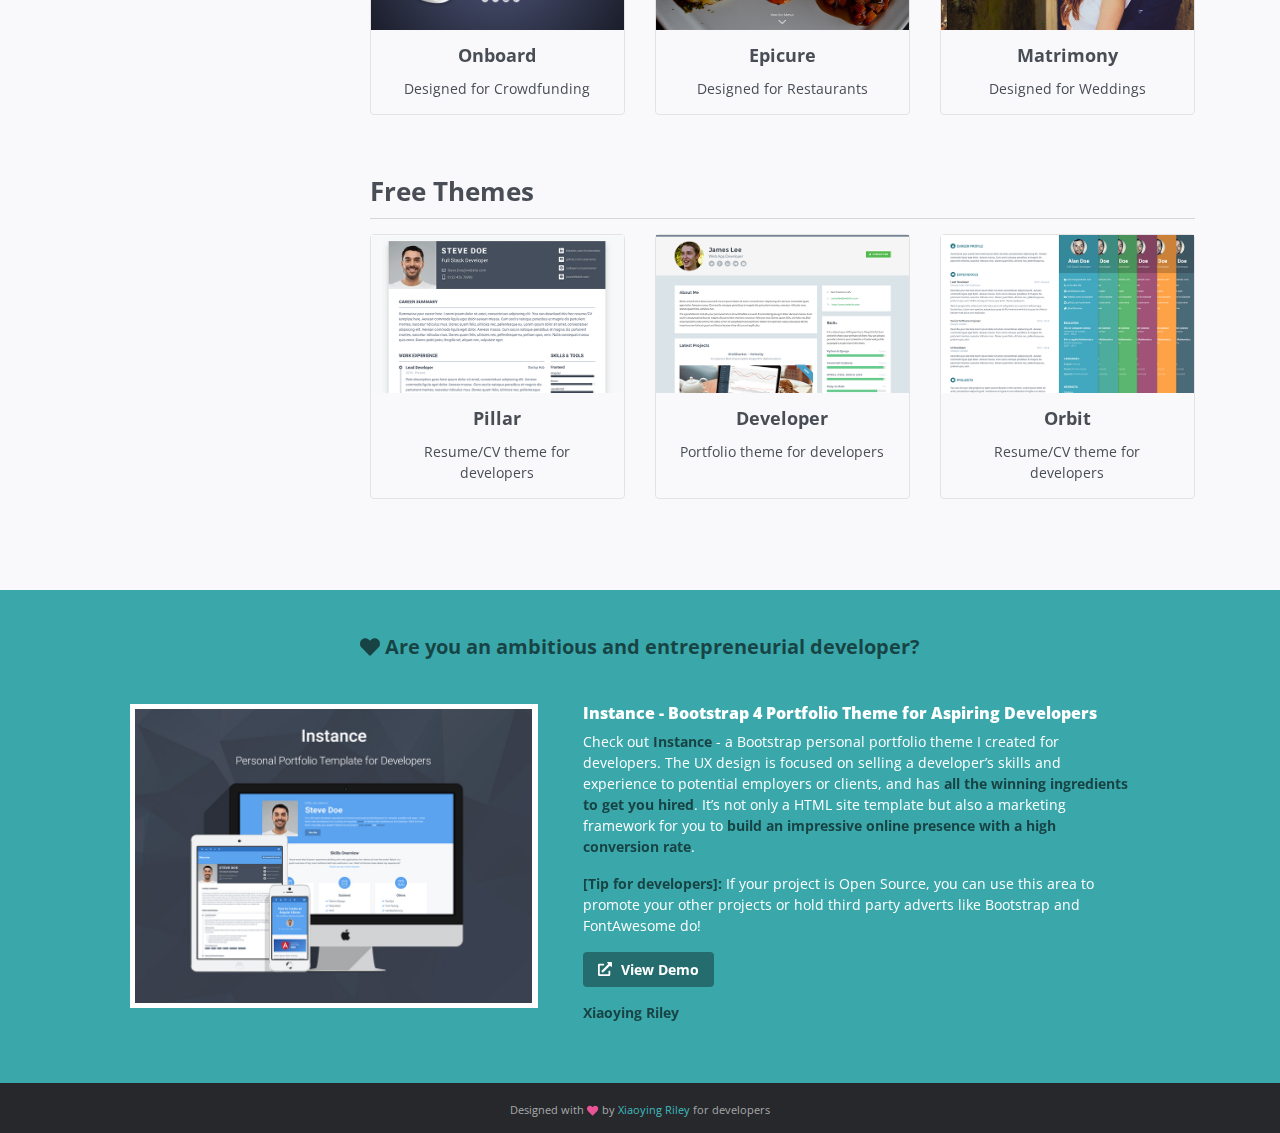
<file: docs/showcase.html>
<!DOCTYPE html>
<html lang="en">
<head>
    <title>Bootstrap 4 project documentation theme for developers</title>
    <!-- Meta -->
    <meta charset="utf-8">
    <meta http-equiv="X-UA-Compatible" content="IE=edge">
    <meta name="viewport" content="width=device-width, initial-scale=1.0">
    <meta name="description" content="">
    <meta name="author" content="">    
    <link rel="shortcut icon" href="favicon.ico">  
    <link href='https://fonts.googleapis.com/css?family=Open+Sans:300italic,400italic,600italic,700italic,800italic,400,300,600,700,800' rel='stylesheet' type='text/css'>
    <!-- FontAwesome JS -->
    <script defer src="assets/fontawesome/js/all.js"></script>
    <!-- Global CSS -->
    <link rel="stylesheet" href="assets/plugins/bootstrap/css/bootstrap.min.css">   
    <!-- Plugins CSS -->    

    <!-- Theme CSS -->
    <link id="theme-style" rel="stylesheet" href="assets/css/styles.css">

</head> 

<body>
    <div class="page-wrapper">
	    
	    <!-- ******Header****** -->
        <header id="header" class="header">
            <div class="container">
                <div class="branding">
                    <h1 class="logo">
                        <a href="index.html">
                            <span aria-hidden="true" class="icon_documents_alt icon"></span>
                            <span class="text-highlight">Pretty</span><span class="text-bold">Docs</span>
                        </a>
                    </h1>
                </div><!--//branding-->
                <ol class="breadcrumb">
                    <li class="breadcrumb-item"><a href="index.html">Home</a></li>
                    <li class="breadcrumb-item active">Showcase</li>
                </ol>
                <div class="top-search-box">
	                 <form class="form-inline search-form justify-content-center" action="" method="get">
	            
			            <input type="text" placeholder="Search..." name="search" class="form-control search-input">
			            
			            <button type="submit" class="btn search-btn" value="Search"><i class="fas fa-search"></i></button>
			            
			        </form>
                </div>
            </div><!--//container-->
        </header><!--//header-->

        <div class="doc-wrapper">
            <div class="container">
                <div id="doc-header" class="doc-header text-center">
                    <h1 class="doc-title"><span aria-hidden="true" class="icon icon_genius"></span> Showcase</h1>
                    <div class="meta"><i class="far fa-clock"></i> Last updated: Oct 12th, 2020</div>
                </div><!--//doc-header-->
                <div id="showcase" class="doc-body row">
                    <div class="doc-content col-md-9 col-12 order-1">
                        <div class="content-inner">
                            <section id="premium-themes" class="doc-section">
                                <div class="jumbotron">
                                    <h1><i class="fas fa-heart"></i> Bootstrap 4 Themes and Templates</h1>
                                    <p>You can use this page layout to showcase how other people are using your projects. Below is a list of UX-centred Bootstrap themes I made for developers.</p>
                                    <a class="scrollto btn btn-blue btn-cta" href="#theme-start">Explore Now</a>
                                </div><!--//jumbotron-->
                                <h2 id="theme-start" class="section-title">Popular Themes</h2>
                                <div class="section-block">
                                    <div class="row">
	                                    <div class="col-md-4 col-12 mb-3">
                                            <div class="theme-card">
                                                <a href="https://themes.3rdwavemedia.com/bootstrap-templates/resume/instance-bootstrap-portfolio-theme-for-developers/" target="_blank"><img class="img-fluid" src="assets/images/demo/theme-instance.png" alt="screenshot" /></a>
                                                <div class="card-block">
                                                    <h4 class="card-title">Instance</h4>
                                                    <p class="card-text">Portfolio Theme for Developers</p>
                                                </div><!--//card-block-->
                                                <a class="mask" href="https://themes.3rdwavemedia.com/bootstrap-templates/resume/instance-bootstrap-portfolio-theme-for-developers/" target="_blank"><i class="icon fa fa-search-plus"></i></a>
                                            </div><!--//theme-card-->
                                        </div>
                                        <div class="col-md-4 col-12 mb-3">
                                            <div class="theme-card">
                                                <a href="https://themes.3rdwavemedia.com/bootstrap-templates/startup/velocity-bootstrap-theme-for-startup-products/" target="_blank"><img class="img-fluid" src="assets/images/demo/theme-velocity.png" alt="screenshot" /></a>
                                                <div class="card-block">
                                                    <h4 class="card-title">Velocity</h4>
                                                    <p class="card-text">Designed for Startup Products</p>
                                                </div><!--//card-block-->
                                                <a class="mask" href="https://themes.3rdwavemedia.com/bootstrap-templates/startup/velocity-bootstrap-theme-for-startup-products/" target="_blank"><i class="icon fa fa-search-plus"></i></a>
                                            </div><!--//theme-card-->
                                        </div>
                                        <div class="col-md-4 col-12 mb-3">
                                            <div class="theme-card">
                                                <a href="https://themes.3rdwavemedia.com/bootstrap-templates/startup/startupkit-bootstrap-theme-for-saas-startups/" target="_blank"><img class="img-fluid" src="assets/images/demo/theme-startupkit.png" alt="screenshot" /></a>
                                                <div class="card-block">
                                                    <h4 class="card-title">Startup Kit</h4>
                                                    <p class="card-text">Designed for SaaS Startups</p>
                                                </div><!--//card-block-->
                                                <a class="mask" href="https://themes.3rdwavemedia.com/bootstrap-templates/startup/startupkit-bootstrap-theme-for-saas-startups/" target="_blank"><i class="icon fa fa-search-plus"></i></a>
                                            </div><!--//theme-card-->
                                        </div>
                                        <div class="col-md-4 col-12 mb-3">
                                            <div class="theme-card">
                                                <a href="https://themes.3rdwavemedia.com/bootstrap-templates/startup/tempo-bootstrap-theme-for-startups/" target="_blank"><img class="img-fluid" src="assets/images/demo/theme-tempo.png" alt="screenshot" /></a>
                                                <div class="card-block">
                                                    <h4 class="card-title">Tempo</h4>
                                                    <p class="card-text">Designed for Startups</p>
                                                </div><!--//card-block-->
                                                <a class="mask" href="https://themes.3rdwavemedia.com/bootstrap-templates/startup/tempo-bootstrap-theme-for-startups/" target="_blank"><i class="icon fa fa-search-plus"></i></a>
                                            </div><!--//theme-card-->
                                        </div>
                                        <div class="col-md-4 col-12 mb-3">
                                            <div class="theme-card">
                                                <a href="https://themes.3rdwavemedia.com/bootstrap-templates/startup/devstudio-bootstrap-theme-for-web-development-agencies-and-developers/" target="_blank"><img class="img-fluid" src="assets/images/demo/theme-devstudio.png" alt="screenshot" /></a>
                                                <div class="card-block">
                                                    <h4 class="card-title">DevStudio</h4>
                                                    <p class="card-text">Designed for Web Development Agencies</p>
                                                </div><!--//card-block-->
                                                <a class="mask" href="https://themes.3rdwavemedia.com/bootstrap-templates/startup/devstudio-bootstrap-theme-for-web-development-agencies-and-developers/" target="_blank"><i class="icon fa fa-search-plus"></i></a>
                                            </div><!--//theme-card-->
                                        </div>
                                        <div class="col-md-4 col-12 mb-3">
                                            <div class="theme-card">
                                                <a href="https://themes.3rdwavemedia.com/bootstrap-templates/startup/atom-bootstrap-theme-for-mobile-app-startups/" target="_blank"><img class="img-fluid" src="assets/images/demo/theme-atom.png" alt="screenshot" /></a>
                                                <div class="card-block">
                                                    <h4 class="card-title">Atom</h4>
                                                    <p class="card-text">Designed for App Startups</p>
                                                </div><!--//card-block-->
                                                <a class="mask" href="https://themes.3rdwavemedia.com/bootstrap-templates/startup/atom-bootstrap-theme-for-mobile-app-startups/" target="_blank"><i class="icon fa fa-search-plus"></i></a>
                                            </div><!--//theme-card-->
                                        </div>
                                        <div class="col-md-4 col-12 mb-3">
                                            <div class="theme-card">
                                                <a href="https://themes.3rdwavemedia.com/bootstrap-templates/startup/delta-bootstrap-theme-for-mobile-apps/" target="_blank"><img class="img-fluid" src="assets/images/demo/theme-delta.png" alt="screenshot" /></a>
                                                <div class="card-block">
                                                    <h4 class="card-title">Delta</h4>
                                                    <p class="card-text">Designed for Mobile Apps</p>
                                                </div><!--//card-block-->
                                                <a class="mask" href="https://themes.3rdwavemedia.com/bootstrap-templates/startup/delta-bootstrap-theme-for-mobile-apps/" target="_blank"><i class="icon fa fa-search-plus"></i></a>
                                            </div><!--//theme-card-->
                                        </div>
                                        <div class="col-md-4 col-12 mb-3">
                                            <div class="theme-card">
                                                <a href="https://themes.3rdwavemedia.com/bootstrap-templates/resume/sphere-bootstrap-theme-for-resume-cv-portfolio/" target="_blank"><img class="img-fluid" src="assets/images/demo/theme-sphere.png" alt="screenshot" /></a>
                                                <div class="card-block">
                                                    <h4 class="card-title">Sphere</h4>
                                                    <p class="card-text">Portfolio Theme</p>
                                                </div><!--//card-block-->
                                                <a class="mask" href="https://themes.3rdwavemedia.com/bootstrap-templates/resume/sphere-bootstrap-theme-for-resume-cv-portfolio/" target="_blank"><i class="icon fa fa-search-plus"></i></a>
                                            </div><!--//theme-card-->
                                        </div>
                                         <div class="col-md-4 col-12 mb-3">
                                            <div class="theme-card">
                                                <a href="https://themes.3rdwavemedia.com/website-templates/responsive-bootstrap-template-for-bands-and-musicians-decibel/" target="_blank"><img class="img-fluid" src="assets/images/demo/theme-decibel.png" alt="screenshot" /></a>
                                                <div class="card-block">
                                                    <h4 class="card-title">Decibel</h4>
                                                    <p class="card-text">Designed for Bands</p>
                                                </div><!--//card-block-->
                                                <a class="mask" href="https://themes.3rdwavemedia.com/website-templates/responsive-bootstrap-template-for-bands-and-musicians-decibel/" target="_blank"><i class="icon fa fa-search-plus"></i></a>
                                            </div><!--//theme-card-->
                                        </div>
                                        
                                        <div class="col-md-4 col-12 mb-3">
                                            <div class="theme-card">
                                                <a href="https://themes.3rdwavemedia.com/website-templates/responsive-bootstrap-template-for-crowdfunding-campaigns-onboard/" target="_blank"><img class="img-fluid" src="assets/images/demo/theme-onboard.png" alt="screenshot" /></a>
                                                <div class="card-block">
                                                    <h4 class="card-title">Onboard</h4>
                                                    <p class="card-text">Designed for Crowdfunding</p>
                                                </div><!--//card-block-->
                                                <a class="mask" href="https://themes.3rdwavemedia.com/website-templates/responsive-bootstrap-template-for-crowdfunding-campaigns-onboard/" target="_blank"><i class="icon fa fa-search-plus"></i></a>
                                            </div><!--//theme-card-->
                                        </div>
                                        
                                        <div class="col-md-4 col-12 mb-3">
                                            <div class="theme-card">
                                                <a href="https://themes.3rdwavemedia.com/website-templates/responsive-bootstrap-theme-for-restaurants-epicure/" target="_blank"><img class="img-fluid" src="assets/images/demo/theme-epicure.png" alt="screenshot" /></a>
                                                <div class="card-block">
                                                    <h4 class="card-title">Epicure</h4>
                                                    <p class="card-text">Designed for Restaurants</p>
                                                </div><!--//card-block-->
                                                <a class="mask" href="https://themes.3rdwavemedia.com/website-templates/responsive-bootstrap-theme-for-restaurants-epicure/" target="_blank"><i class="icon fa fa-search-plus"></i></a>
                                            </div><!--//theme-card-->
                                        </div>
                                        <div class="col-md-4 col-12 mb-3">
                                            <div class="theme-card">
                                                <a href="https://themes.3rdwavemedia.com/website-templates/responsive-wedding-invitation-template-matrimony/" target="_blank"><img class="img-fluid" src="assets/images/demo/theme-matrimony.png" alt="screenshot" /></a>
                                                <div class="card-block">
                                                    <h4 class="card-title">Matrimony</h4>
                                                    <p class="card-text">Designed for Weddings</p>
                                                </div><!--//card-block-->
                                                <a class="mask" href="https://themes.3rdwavemedia.com/website-templates/responsive-wedding-invitation-template-matrimony/" target="_blank"><i class="icon fa fa-search-plus"></i></a>
                                            </div><!--//theme-card-->
                                        </div>
                                        
                                       
                                        
                                    </div><!--//row-->
                                </div><!--//section-block-->
                            </section><!--//doc-section-->
                            
                            <section id="free-themes" class="doc-section">
                                <h2 class="section-title">Free Themes</h2>
                                <div class="section-block">
                                    <div class="row">
	                                    <div class="col-md-4 col-12 mb-3">
                                            <div class="theme-card">
                                                <a href="https://themes.3rdwavemedia.com/bootstrap-templates/resume/free-bootstrap4-resume-cv-template-for-developers-pillar/" target="_blank"><img class="img-fluid" src="assets/images/demo/theme-pillar.png" alt="screenshot" /></a>
                                                <div class="card-block">
                                                    <h4 class="card-title">Pillar</h4>
                                                    <p class="card-text">Resume/CV theme for developers</p>
                                                </div><!--//card-block-->
                                                <a class="mask" href="https://themes.3rdwavemedia.com/bootstrap-templates/resume/free-bootstrap4-resume-cv-template-for-developers-pillar/" target="_blank"><i class="icon fa fa-search-plus"></i></a>
                                            </div><!--//theme-card-->
                                        </div>
                                        <div class="col-md-4 col-12 mb-3">
                                            <div class="theme-card">
                                                <a href="https://themes.3rdwavemedia.com/bootstrap-templates/resume/free-bootstrap-theme-for-web-developers/" target="_blank"><img class="img-fluid" src="assets/images/demo/theme-developer.png" alt="screenshot" /></a>
                                                <div class="card-block">
                                                    <h4 class="card-title">Developer</h4>
                                                    <p class="card-text">Portfolio theme for developers</p>
                                                </div><!--//card-block-->
                                                <a class="mask" href="https://themes.3rdwavemedia.com/bootstrap-templates/resume/free-bootstrap-theme-for-web-developers/" target="_blank"><i class="icon fa fa-search-plus"></i></a>
                                            </div><!--//theme-card-->
                                        </div>
                                        
                                        <div class="col-md-4 col-12 mb-3">
                                            <div class="theme-card">
                                                <a href="https://themes.3rdwavemedia.com/bootstrap-templates/resume/orbit-free-resume-cv-bootstrap-theme-for-developers/" target="_blank"><img class="img-fluid" src="assets/images/demo/theme-orbit.png" alt="screenshot" /></a>
                                                <div class="card-block">
                                                    <h4 class="card-title">Orbit</h4>
                                                    <p class="card-text">Resume/CV theme for developers</p>
                                                </div><!--//card-block-->
                                                <a class="mask" href="https://themes.3rdwavemedia.com/bootstrap-templates/resume/orbit-free-resume-cv-bootstrap-theme-for-developers/" target="_blank"><i class="icon fa fa-search-plus"></i></a>
                                            </div><!--//theme-card-->
                                        </div>
                                    </div><!--//row-->
                                </div><!--//section-block-->
                            </section><!--//doc-section-->
                                                        
                        </div><!--//content-inner-->
                    </div><!--//doc-content-->
                    <div class="doc-sidebar col-md-3 col-12 order-0 d-none d-md-flex">
                        <div id="doc-nav" class="doc-nav">
                            <nav id="doc-menu" class="nav doc-menu flex-column sticky">
                                <a class="nav-link scrollto" href="#premium-themes">Popular Themes</a>
                                <a class="nav-link scrollto" href="#free-themes">Free Themes</a> 
                            </nav><!--//doc-menu-->
                        </div>
                    </div><!--//doc-sidebar-->
                </div><!--//doc-body-->              
            </div><!--//container-->
        </div><!--//doc-wrapper-->
        
       <div id="promo-block" class="promo-block">
            <div class="container">
                <div class="promo-block-inner">
                    <h3 class="promo-title text-center"><i class="fas fa-heart"></i> <a href="https://themes.3rdwavemedia.com/bootstrap-templates/portfolio/instance-bootstrap-portfolio-theme-for-developers/" target="_blank">Are you an ambitious and entrepreneurial developer?</a></h3>
                    <div class="row">
                        <div class="figure-holder col-lg-5 col-md-6 col-12">
                            <div class="figure-holder-inner">
                                <a href="https://themes.3rdwavemedia.com/bootstrap-templates/portfolio/instance-bootstrap-portfolio-theme-for-developers/" target="_blank"><img class="img-fluid" src="assets/images/demo/instance-promo.jpg" alt="Instance Theme" /></a>
                                <a class="mask" href="https://themes.3rdwavemedia.com/bootstrap-templates/portfolio/instance-bootstrap-portfolio-theme-for-developers/"><i class="icon fa fa-heart pink"></i></a>
                                
                            </div>
                        </div><!--//figure-holder-->
                        <div class="content-holder col-lg-7 col-md-6 col-12">
                            <div class="content-holder-inner">
                                <div class="desc">
                                    <h4 class="content-title"><strong> Instance - Bootstrap 4 Portfolio Theme for Aspiring Developers</strong></h4>
                                    <p>Check out <a href="https://themes.3rdwavemedia.com/bootstrap-templates/portfolio/instance-bootstrap-portfolio-theme-for-developers/" target="_blank">Instance</a> - a Bootstrap personal portfolio theme I created for developers. The UX design is focused on selling a developer’s skills and experience to potential employers or clients, and has <strong class="highlight">all the winning ingredients to get you hired</strong>. It’s not only a HTML site template but also a marketing framework for you to <strong class="highlight">build an impressive online presence with a high conversion rate</strong>. </p>
                                    <p><strong class="highlight">[Tip for developers]:</strong> If your project is Open Source, you can use this area to promote your other projects or hold third party adverts like Bootstrap and FontAwesome do!</p>
                                    <a class="btn btn-cta" href="https://themes.3rdwavemedia.com/bootstrap-templates/portfolio/instance-bootstrap-portfolio-theme-for-developers/" target="_blank"><i class="fas fa-external-link-alt"></i> View Demo</a>
                                    
                                </div><!--//desc-->
                                
                                
                                <div class="author"><a href="https://themes.3rdwavemedia.com">Xiaoying Riley</a></div>
                            </div><!--//content-holder-inner-->
                        </div><!--//content-holder-->
                    </div><!--//row-->
                </div><!--//promo-block-inner-->  
            </div><!--//container-->
        </div><!--//promo-block-->
        
    </div><!--//page-wrapper-->
    
    <footer id="footer" class="footer text-center">
        <div class="container">
            <!--/* This template is free as long as you keep the footer attribution link. If you'd like to use the template without the attribution link, you can buy the commercial license via our website: themes.3rdwavemedia.com Thank you for your support. :) */-->
            <small class="copyright">Designed with <i class="fas fa-heart"></i> by <a href="https://themes.3rdwavemedia.com/" target="_blank">Xiaoying Riley</a> for developers</small>
            
        </div><!--//container-->
    </footer><!--//footer-->
    
    <!-- Main Javascript -->          
    <script type="text/javascript" src="assets/plugins/jquery-3.4.1.min.js"></script>
    <script type="text/javascript" src="assets/plugins/bootstrap/js/bootstrap.min.js"></script>
    <script type="text/javascript" src="assets/plugins/prism/prism.js"></script>    
    <script type="text/javascript" src="assets/plugins/jquery-scrollTo/jquery.scrollTo.min.js"></script>      
    <script type="text/javascript" src="assets/plugins/stickyfill/dist/stickyfill.min.js"></script>                                                             
    <script type="text/javascript" src="assets/js/main.js"></script> 
 
</body>
</html>
</file>
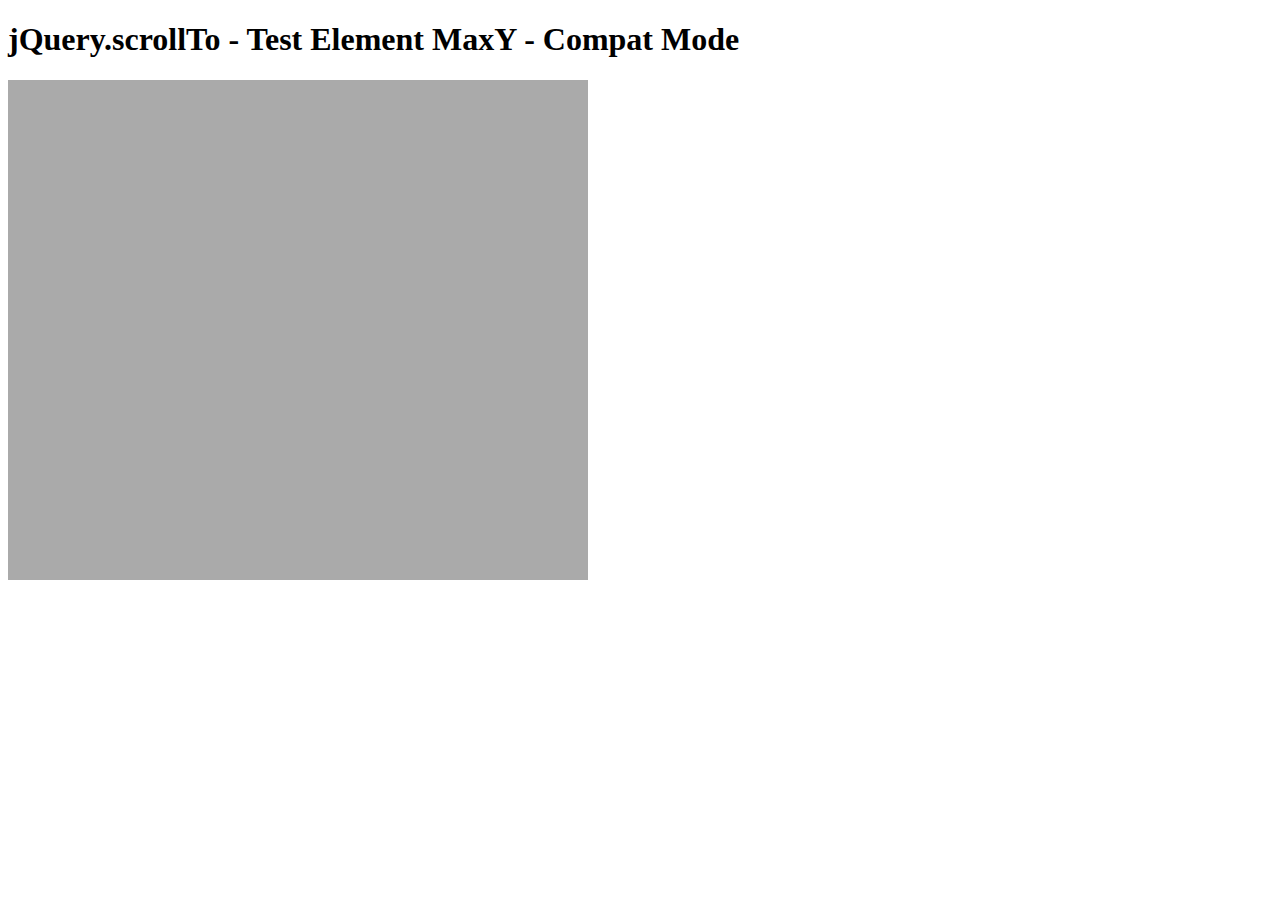
<file: docs/assets/plugins/jquery-scrollTo/tests/ElemMaxY-compat.html>
<!DOCTYPE html PUBLIC "-//W3C//DTD XHTML 1.0 Transitional//EN" "http://www.w3.org/TR/xhtml1/DTD/xhtml1-transitional.dtd">
<html xmlns="http://www.w3.org/1999/xhtml">
<head>
	<meta http-equiv="Content-Type" content="text/html; charset=iso-8859-1" />
	<title>jQuery.scrollTo - Test Element MaxY - Compat Mode</title>
	<script type="text/javascript" src="https://code.jquery.com/jquery-1.11.0.js"></script>
	<script type="text/javascript" src="../jquery.scrollTo.js"></script>
	<script type="text/javascript" src="test.js"></script>
</head>
<body>
	<h1>jQuery.scrollTo - Test Element MaxY - Compat Mode</h1>
	
	<div id="viewport" style="width:600px;height:500px;overflow: auto">
		<div id="ua" style="height:1500px; width:500px; padding:0 40px; background-color:#AAA">
			&nbsp;
		</div>
	</div>
	<script type="text/javascript">
		$('#viewport').test();
	</script>
</html>
</file>
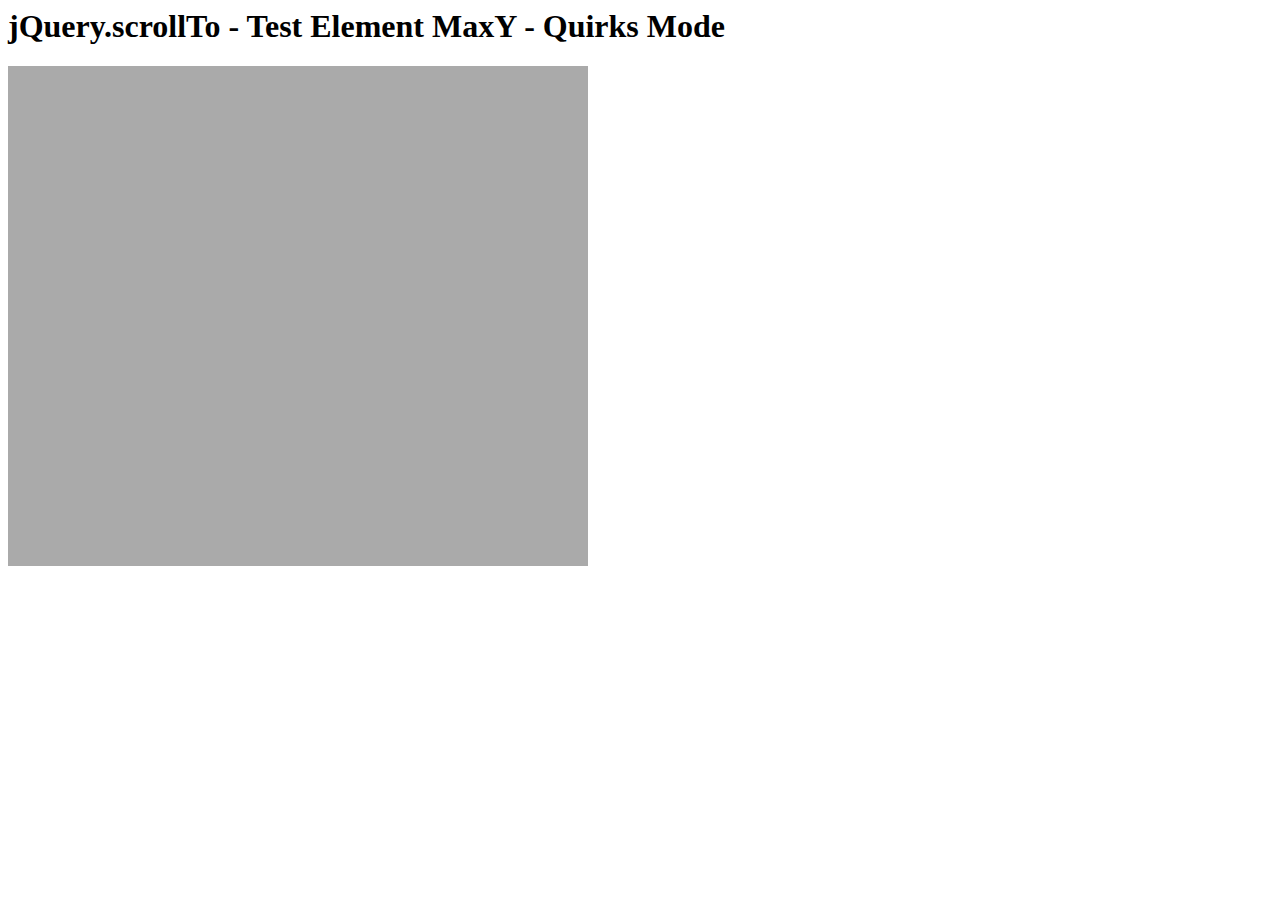
<file: docs/assets/plugins/jquery-scrollTo/tests/ElemMaxY-quirks.html>
<html>
<head>
	<meta http-equiv="Content-Type" content="text/html; charset=iso-8859-1" />
	<title>jQuery.scrollTo - Test Element MaxY - Quirks Mode</title>
	<script type="text/javascript" src="https://code.jquery.com/jquery-1.11.0.js"></script>
	<script type="text/javascript" src="../jquery.scrollTo.js"></script>
	<script type="text/javascript" src="test.js"></script>
</head>
<body>
	<h1>jQuery.scrollTo - Test Element MaxY - Quirks Mode</h1>
	
	<div id="viewport" style="width:600px;height:500px;overflow: auto">
		<div id="ua" style="height:1500px; width:500px; padding:0 40px; background-color:#AAA">
			&nbsp;
		</div>
	</div>
	<script type="text/javascript">
		$('#viewport').test();
	</script>
</html>
</file>
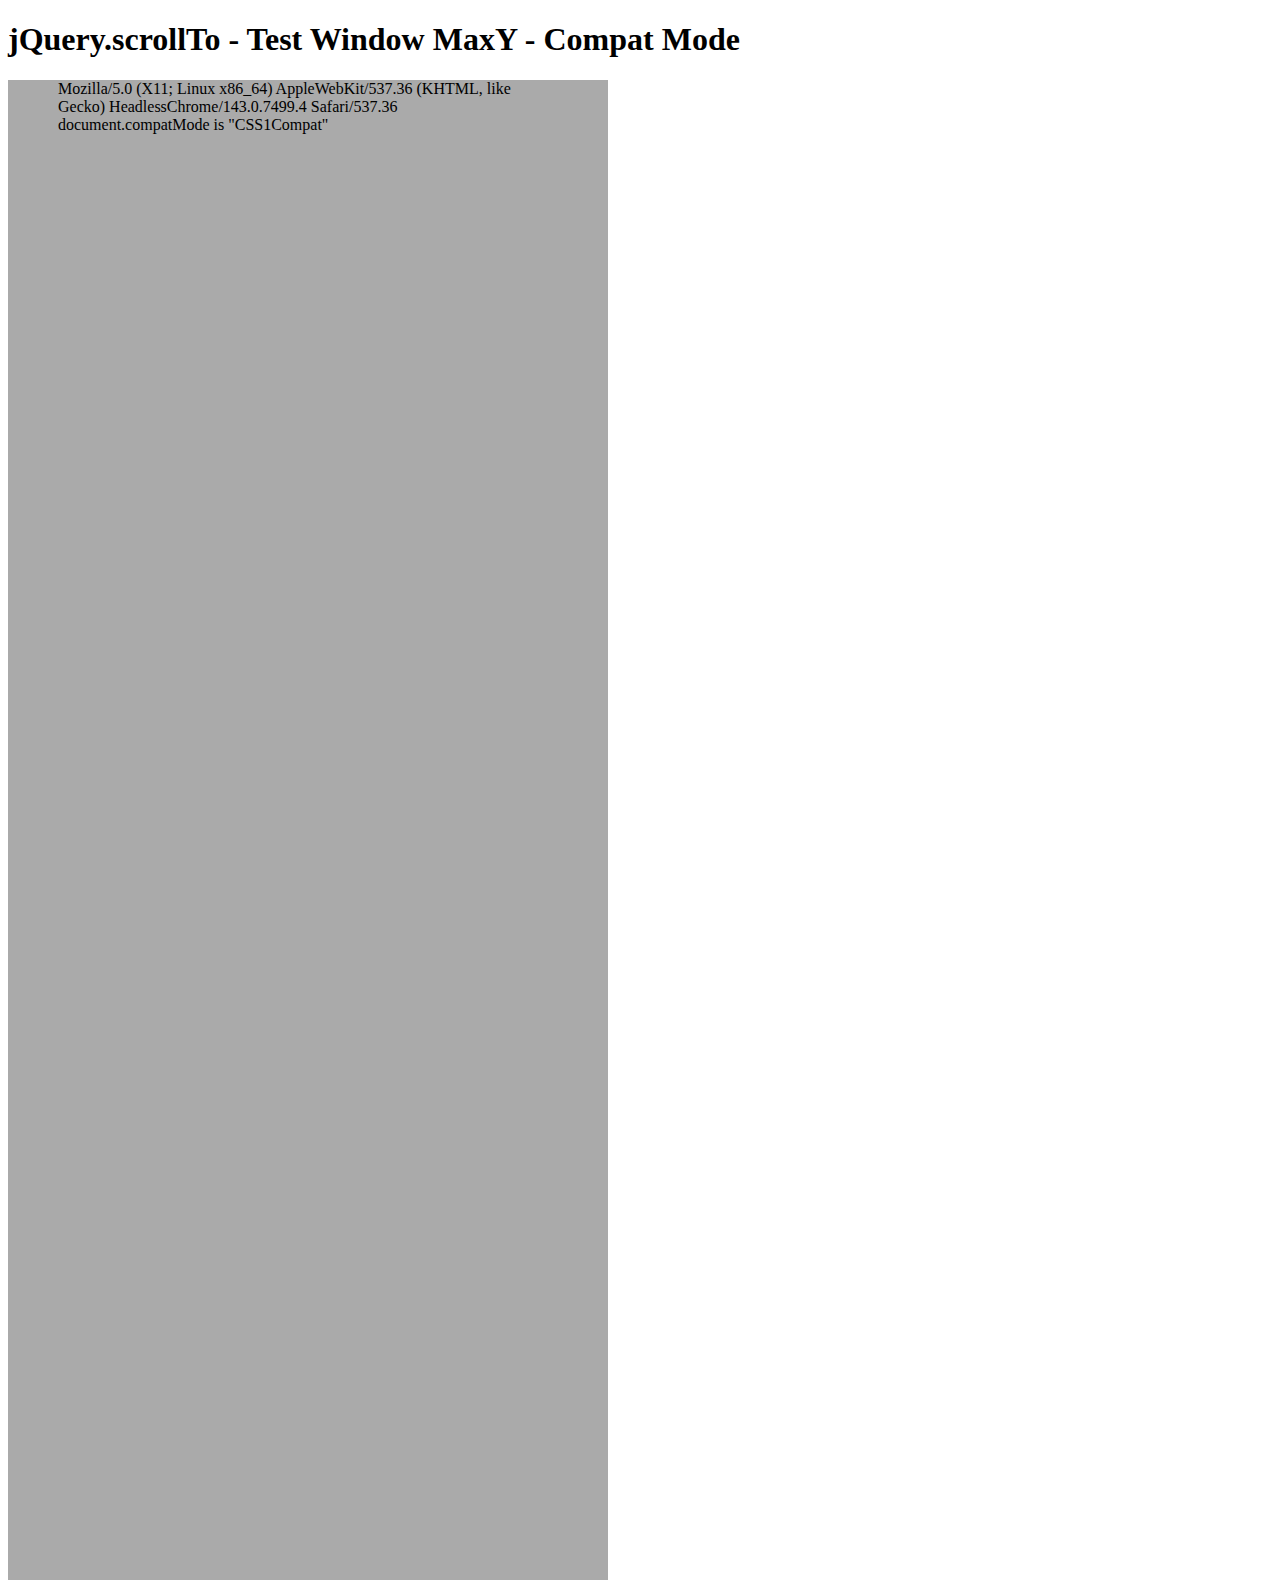
<file: docs/assets/plugins/jquery-scrollTo/tests/WinMaxY-compat.html>
<!DOCTYPE html PUBLIC "-//W3C//DTD XHTML 1.0 Transitional//EN" "http://www.w3.org/TR/xhtml1/DTD/xhtml1-transitional.dtd">
<html xmlns="http://www.w3.org/1999/xhtml">
<head>
	<meta http-equiv="Content-Type" content="text/html; charset=iso-8859-1" />
	<title>jQuery.scrollTo - Test Window MaxY - Compat Mode</title>
	<script type="text/javascript" src="https://code.jquery.com/jquery-1.11.0.js"></script>
	<script type="text/javascript" src="../jquery.scrollTo.js"></script>
	<script type="text/javascript" src="test.js"></script>
</head>
<body>
	<h1>jQuery.scrollTo - Test Window MaxY - Compat Mode</h1>
	
	<div id="ua" style="height:1500px; width:500px; padding:0 50px; background-color:#AAA">
		&nbsp;
	</div>
	<script type="text/javascript">
		$(window).test();
	</script>
</html>
</file>
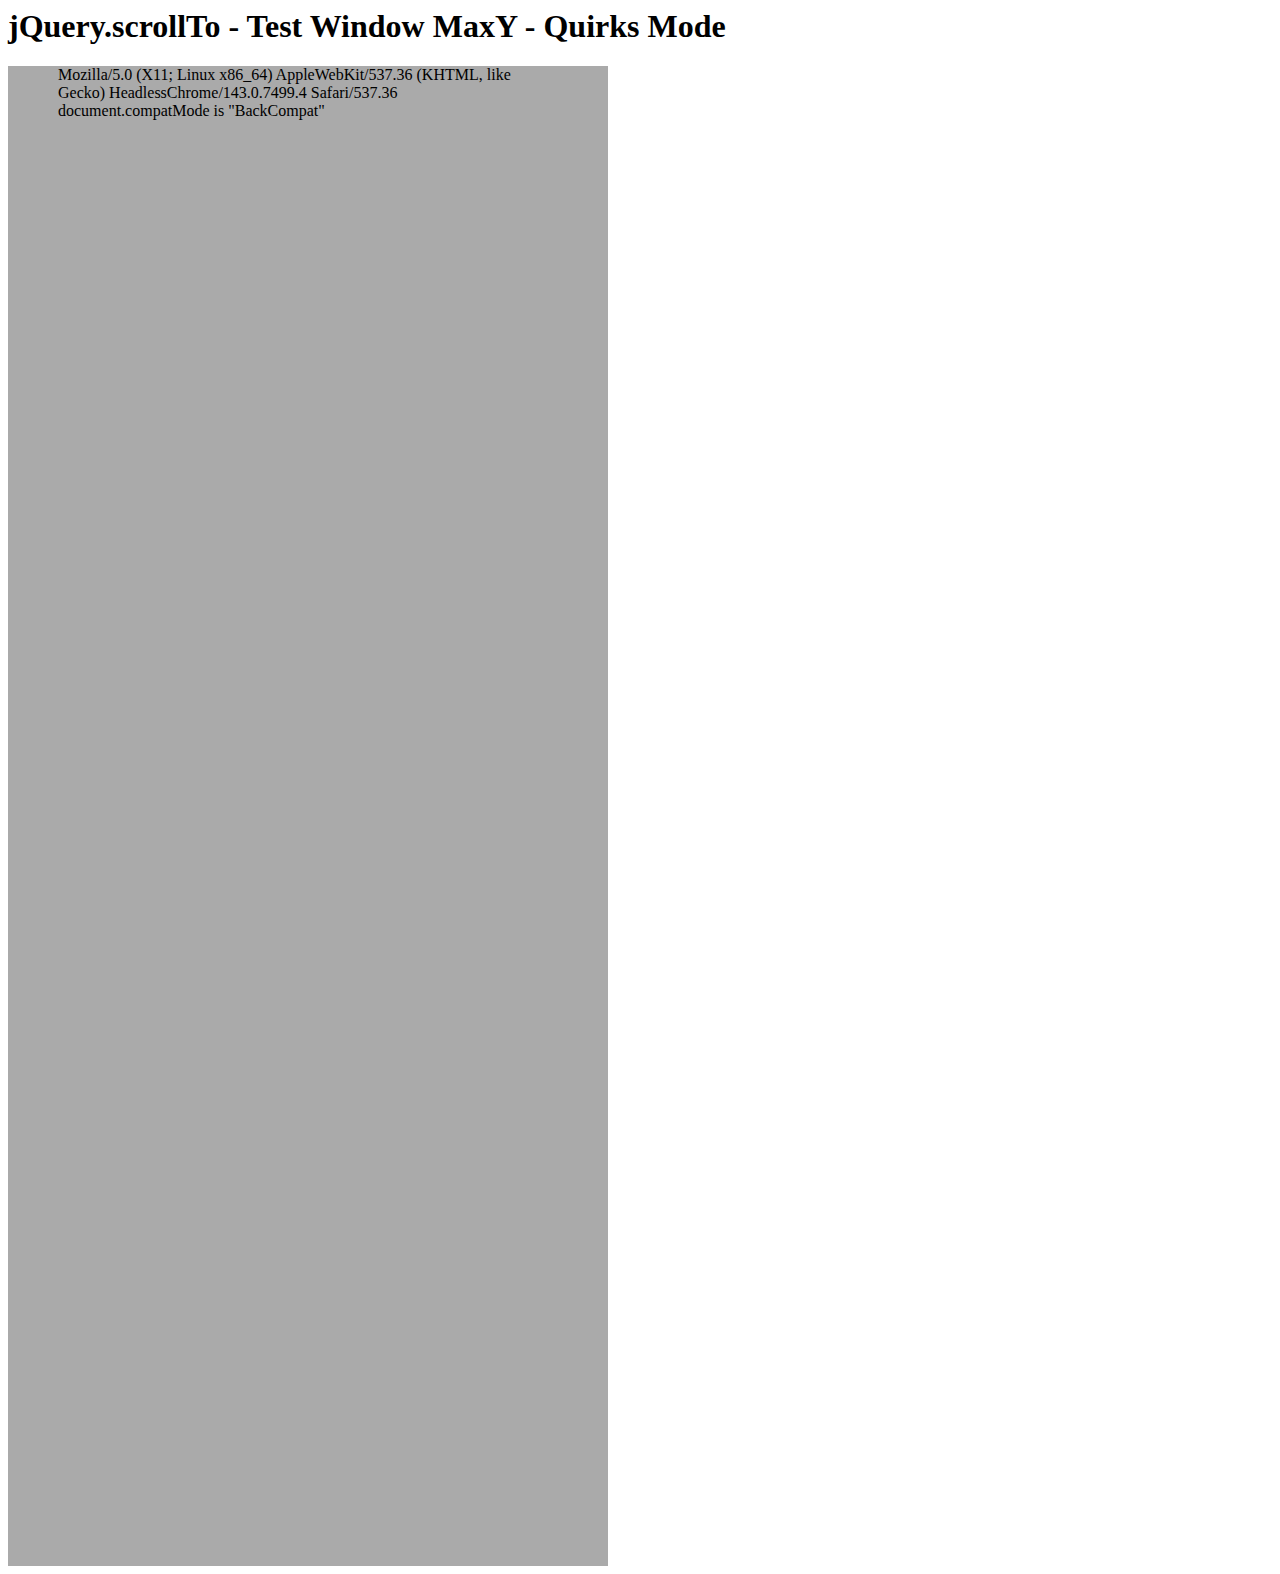
<file: docs/assets/plugins/jquery-scrollTo/tests/WinMaxY-quirks.html>
<html>
<head>
	<meta http-equiv="Content-Type" content="text/html; charset=iso-8859-1" />
	<title>jQuery.scrollTo - Test Window MaxY - Quirks Mode</title>
	<script type="text/javascript" src="https://code.jquery.com/jquery-1.11.0.js"></script>
	<script type="text/javascript" src="../jquery.scrollTo.js"></script>
	<script type="text/javascript" src="test.js"></script>
</head>
<body>
	<h1>jQuery.scrollTo - Test Window MaxY - Quirks Mode</h1>

	<div id="ua" style="height:1500px; width:500px; padding:0 50px; background-color:#AAA">
		&nbsp;
	</div>
	<script type="text/javascript">
		$(window).test();
	</script>
</html>
</file>
<file: docs/assets/plugins/elegant_font/css/style.css>
@font-face {
	font-family: 'ElegantIcons';
	src:url('fonts/ElegantIcons.eot');
	src:url('fonts/ElegantIcons.eot?#iefix') format('embedded-opentype'),
		url('fonts/ElegantIcons.woff') format('woff'),
		url('fonts/ElegantIcons.ttf') format('truetype'),
		url('fonts/ElegantIcons.svg#ElegantIcons') format('svg');
	font-weight: normal;
	font-style: normal;
}

/* Use the following CSS code if you want to use data attributes for inserting your icons */
[data-icon]:before {
	font-family: 'ElegantIcons';
	content: attr(data-icon);
	speak: none;
	font-weight: normal;
	font-variant: normal;
	text-transform: none;
	line-height: 1;
	-webkit-font-smoothing: antialiased;
	-moz-osx-font-smoothing: grayscale;
}

/* Use the following CSS code if you want to have a class per icon */
/*
Instead of a list of all class selectors,
you can use the generic selector below, but it's slower:
[class*="your-class-prefix"] {
*/
.arrow_up, .arrow_down, .arrow_left, .arrow_right, .arrow_left-up, .arrow_right-up, .arrow_right-down, .arrow_left-down, .arrow-up-down, .arrow_up-down_alt, .arrow_left-right_alt, .arrow_left-right, .arrow_expand_alt2, .arrow_expand_alt, .arrow_condense, .arrow_expand, .arrow_move, .arrow_carrot-up, .arrow_carrot-down, .arrow_carrot-left, .arrow_carrot-right, .arrow_carrot-2up, .arrow_carrot-2down, .arrow_carrot-2left, .arrow_carrot-2right, .arrow_carrot-up_alt2, .arrow_carrot-down_alt2, .arrow_carrot-left_alt2, .arrow_carrot-right_alt2, .arrow_carrot-2up_alt2, .arrow_carrot-2down_alt2, .arrow_carrot-2left_alt2, .arrow_carrot-2right_alt2, .arrow_triangle-up, .arrow_triangle-down, .arrow_triangle-left, .arrow_triangle-right, .arrow_triangle-up_alt2, .arrow_triangle-down_alt2, .arrow_triangle-left_alt2, .arrow_triangle-right_alt2, .arrow_back, .icon_minus-06, .icon_plus, .icon_close, .icon_check, .icon_minus_alt2, .icon_plus_alt2, .icon_close_alt2, .icon_check_alt2, .icon_zoom-out_alt, .icon_zoom-in_alt, .icon_search, .icon_box-empty, .icon_box-selected, .icon_minus-box, .icon_plus-box, .icon_box-checked, .icon_circle-empty, .icon_circle-slelected, .icon_stop_alt2, .icon_stop, .icon_pause_alt2, .icon_pause, .icon_menu, .icon_menu-square_alt2, .icon_menu-circle_alt2, .icon_ul, .icon_ol, .icon_adjust-horiz, .icon_adjust-vert, .icon_document_alt, .icon_documents_alt, .icon_pencil, .icon_pencil-edit_alt, .icon_pencil-edit, .icon_folder-alt, .icon_folder-open_alt, .icon_folder-add_alt, .icon_info_alt, .icon_error-oct_alt, .icon_error-circle_alt, .icon_error-triangle_alt, .icon_question_alt2, .icon_question, .icon_comment_alt, .icon_chat_alt, .icon_vol-mute_alt, .icon_volume-low_alt, .icon_volume-high_alt, .icon_quotations, .icon_quotations_alt2, .icon_clock_alt, .icon_lock_alt, .icon_lock-open_alt, .icon_key_alt, .icon_cloud_alt, .icon_cloud-upload_alt, .icon_cloud-download_alt, .icon_image, .icon_images, .icon_lightbulb_alt, .icon_gift_alt, .icon_house_alt, .icon_genius, .icon_mobile, .icon_tablet, .icon_laptop, .icon_desktop, .icon_camera_alt, .icon_mail_alt, .icon_cone_alt, .icon_ribbon_alt, .icon_bag_alt, .icon_creditcard, .icon_cart_alt, .icon_paperclip, .icon_tag_alt, .icon_tags_alt, .icon_trash_alt, .icon_cursor_alt, .icon_mic_alt, .icon_compass_alt, .icon_pin_alt, .icon_pushpin_alt, .icon_map_alt, .icon_drawer_alt, .icon_toolbox_alt, .icon_book_alt, .icon_calendar, .icon_film, .icon_table, .icon_contacts_alt, .icon_headphones, .icon_lifesaver, .icon_piechart, .icon_refresh, .icon_link_alt, .icon_link, .icon_loading, .icon_blocked, .icon_archive_alt, .icon_heart_alt, .icon_star_alt, .icon_star-half_alt, .icon_star, .icon_star-half, .icon_tools, .icon_tool, .icon_cog, .icon_cogs, .arrow_up_alt, .arrow_down_alt, .arrow_left_alt, .arrow_right_alt, .arrow_left-up_alt, .arrow_right-up_alt, .arrow_right-down_alt, .arrow_left-down_alt, .arrow_condense_alt, .arrow_expand_alt3, .arrow_carrot_up_alt, .arrow_carrot-down_alt, .arrow_carrot-left_alt, .arrow_carrot-right_alt, .arrow_carrot-2up_alt, .arrow_carrot-2dwnn_alt, .arrow_carrot-2left_alt, .arrow_carrot-2right_alt, .arrow_triangle-up_alt, .arrow_triangle-down_alt, .arrow_triangle-left_alt, .arrow_triangle-right_alt, .icon_minus_alt, .icon_plus_alt, .icon_close_alt, .icon_check_alt, .icon_zoom-out, .icon_zoom-in, .icon_stop_alt, .icon_menu-square_alt, .icon_menu-circle_alt, .icon_document, .icon_documents, .icon_pencil_alt, .icon_folder, .icon_folder-open, .icon_folder-add, .icon_folder_upload, .icon_folder_download, .icon_info, .icon_error-circle, .icon_error-oct, .icon_error-triangle, .icon_question_alt, .icon_comment, .icon_chat, .icon_vol-mute, .icon_volume-low, .icon_volume-high, .icon_quotations_alt, .icon_clock, .icon_lock, .icon_lock-open, .icon_key, .icon_cloud, .icon_cloud-upload, .icon_cloud-download, .icon_lightbulb, .icon_gift, .icon_house, .icon_camera, .icon_mail, .icon_cone, .icon_ribbon, .icon_bag, .icon_cart, .icon_tag, .icon_tags, .icon_trash, .icon_cursor, .icon_mic, .icon_compass, .icon_pin, .icon_pushpin, .icon_map, .icon_drawer, .icon_toolbox, .icon_book, .icon_contacts, .icon_archive, .icon_heart, .icon_profile, .icon_group, .icon_grid-2x2, .icon_grid-3x3, .icon_music, .icon_pause_alt, .icon_phone, .icon_upload, .icon_download, .social_facebook, .social_twitter, .social_pinterest, .social_googleplus, .social_tumblr, .social_tumbleupon, .social_wordpress, .social_instagram, .social_dribbble, .social_vimeo, .social_linkedin, .social_rss, .social_deviantart, .social_share, .social_myspace, .social_skype, .social_youtube, .social_picassa, .social_googledrive, .social_flickr, .social_blogger, .social_spotify, .social_delicious, .social_facebook_circle, .social_twitter_circle, .social_pinterest_circle, .social_googleplus_circle, .social_tumblr_circle, .social_stumbleupon_circle, .social_wordpress_circle, .social_instagram_circle, .social_dribbble_circle, .social_vimeo_circle, .social_linkedin_circle, .social_rss_circle, .social_deviantart_circle, .social_share_circle, .social_myspace_circle, .social_skype_circle, .social_youtube_circle, .social_picassa_circle, .social_googledrive_alt2, .social_flickr_circle, .social_blogger_circle, .social_spotify_circle, .social_delicious_circle, .social_facebook_square, .social_twitter_square, .social_pinterest_square, .social_googleplus_square, .social_tumblr_square, .social_stumbleupon_square, .social_wordpress_square, .social_instagram_square, .social_dribbble_square, .social_vimeo_square, .social_linkedin_square, .social_rss_square, .social_deviantart_square, .social_share_square, .social_myspace_square, .social_skype_square, .social_youtube_square, .social_picassa_square, .social_googledrive_square, .social_flickr_square, .social_blogger_square, .social_spotify_square, .social_delicious_square, .icon_printer, .icon_calulator, .icon_building, .icon_floppy, .icon_drive, .icon_search-2, .icon_id, .icon_id-2, .icon_puzzle, .icon_like, .icon_dislike, .icon_mug, .icon_currency, .icon_wallet, .icon_pens, .icon_easel, .icon_flowchart, .icon_datareport, .icon_briefcase, .icon_shield, .icon_percent, .icon_globe, .icon_globe-2, .icon_target, .icon_hourglass, .icon_balance, .icon_rook, .icon_printer-alt, .icon_calculator_alt, .icon_building_alt, .icon_floppy_alt, .icon_drive_alt, .icon_search_alt, .icon_id_alt, .icon_id-2_alt, .icon_puzzle_alt, .icon_like_alt, .icon_dislike_alt, .icon_mug_alt, .icon_currency_alt, .icon_wallet_alt, .icon_pens_alt, .icon_easel_alt, .icon_flowchart_alt, .icon_datareport_alt, .icon_briefcase_alt, .icon_shield_alt, .icon_percent_alt, .icon_globe_alt, .icon_clipboard {
	font-family: 'ElegantIcons';
	speak: none;
	font-style: normal;
	font-weight: normal;
	font-variant: normal;
	text-transform: none;
	line-height: 1;
	-webkit-font-smoothing: antialiased;
}
.arrow_up:before {
	content: "\21";
}
.arrow_down:before {
	content: "\22";
}
.arrow_left:before {
	content: "\23";
}
.arrow_right:before {
	content: "\24";
}
.arrow_left-up:before {
	content: "\25";
}
.arrow_right-up:before {
	content: "\26";
}
.arrow_right-down:before {
	content: "\27";
}
.arrow_left-down:before {
	content: "\28";
}
.arrow-up-down:before {
	content: "\29";
}
.arrow_up-down_alt:before {
	content: "\2a";
}
.arrow_left-right_alt:before {
	content: "\2b";
}
.arrow_left-right:before {
	content: "\2c";
}
.arrow_expand_alt2:before {
	content: "\2d";
}
.arrow_expand_alt:before {
	content: "\2e";
}
.arrow_condense:before {
	content: "\2f";
}
.arrow_expand:before {
	content: "\30";
}
.arrow_move:before {
	content: "\31";
}
.arrow_carrot-up:before {
	content: "\32";
}
.arrow_carrot-down:before {
	content: "\33";
}
.arrow_carrot-left:before {
	content: "\34";
}
.arrow_carrot-right:before {
	content: "\35";
}
.arrow_carrot-2up:before {
	content: "\36";
}
.arrow_carrot-2down:before {
	content: "\37";
}
.arrow_carrot-2left:before {
	content: "\38";
}
.arrow_carrot-2right:before {
	content: "\39";
}
.arrow_carrot-up_alt2:before {
	content: "\3a";
}
.arrow_carrot-down_alt2:before {
	content: "\3b";
}
.arrow_carrot-left_alt2:before {
	content: "\3c";
}
.arrow_carrot-right_alt2:before {
	content: "\3d";
}
.arrow_carrot-2up_alt2:before {
	content: "\3e";
}
.arrow_carrot-2down_alt2:before {
	content: "\3f";
}
.arrow_carrot-2left_alt2:before {
	content: "\40";
}
.arrow_carrot-2right_alt2:before {
	content: "\41";
}
.arrow_triangle-up:before {
	content: "\42";
}
.arrow_triangle-down:before {
	content: "\43";
}
.arrow_triangle-left:before {
	content: "\44";
}
.arrow_triangle-right:before {
	content: "\45";
}
.arrow_triangle-up_alt2:before {
	content: "\46";
}
.arrow_triangle-down_alt2:before {
	content: "\47";
}
.arrow_triangle-left_alt2:before {
	content: "\48";
}
.arrow_triangle-right_alt2:before {
	content: "\49";
}
.arrow_back:before {
	content: "\4a";
}
.icon_minus-06:before {
	content: "\4b";
}
.icon_plus:before {
	content: "\4c";
}
.icon_close:before {
	content: "\4d";
}
.icon_check:before {
	content: "\4e";
}
.icon_minus_alt2:before {
	content: "\4f";
}
.icon_plus_alt2:before {
	content: "\50";
}
.icon_close_alt2:before {
	content: "\51";
}
.icon_check_alt2:before {
	content: "\52";
}
.icon_zoom-out_alt:before {
	content: "\53";
}
.icon_zoom-in_alt:before {
	content: "\54";
}
.icon_search:before {
	content: "\55";
}
.icon_box-empty:before {
	content: "\56";
}
.icon_box-selected:before {
	content: "\57";
}
.icon_minus-box:before {
	content: "\58";
}
.icon_plus-box:before {
	content: "\59";
}
.icon_box-checked:before {
	content: "\5a";
}
.icon_circle-empty:before {
	content: "\5b";
}
.icon_circle-slelected:before {
	content: "\5c";
}
.icon_stop_alt2:before {
	content: "\5d";
}
.icon_stop:before {
	content: "\5e";
}
.icon_pause_alt2:before {
	content: "\5f";
}
.icon_pause:before {
	content: "\60";
}
.icon_menu:before {
	content: "\61";
}
.icon_menu-square_alt2:before {
	content: "\62";
}
.icon_menu-circle_alt2:before {
	content: "\63";
}
.icon_ul:before {
	content: "\64";
}
.icon_ol:before {
	content: "\65";
}
.icon_adjust-horiz:before {
	content: "\66";
}
.icon_adjust-vert:before {
	content: "\67";
}
.icon_document_alt:before {
	content: "\68";
}
.icon_documents_alt:before {
	content: "\69";
}
.icon_pencil:before {
	content: "\6a";
}
.icon_pencil-edit_alt:before {
	content: "\6b";
}
.icon_pencil-edit:before {
	content: "\6c";
}
.icon_folder-alt:before {
	content: "\6d";
}
.icon_folder-open_alt:before {
	content: "\6e";
}
.icon_folder-add_alt:before {
	content: "\6f";
}
.icon_info_alt:before {
	content: "\70";
}
.icon_error-oct_alt:before {
	content: "\71";
}
.icon_error-circle_alt:before {
	content: "\72";
}
.icon_error-triangle_alt:before {
	content: "\73";
}
.icon_question_alt2:before {
	content: "\74";
}
.icon_question:before {
	content: "\75";
}
.icon_comment_alt:before {
	content: "\76";
}
.icon_chat_alt:before {
	content: "\77";
}
.icon_vol-mute_alt:before {
	content: "\78";
}
.icon_volume-low_alt:before {
	content: "\79";
}
.icon_volume-high_alt:before {
	content: "\7a";
}
.icon_quotations:before {
	content: "\7b";
}
.icon_quotations_alt2:before {
	content: "\7c";
}
.icon_clock_alt:before {
	content: "\7d";
}
.icon_lock_alt:before {
	content: "\7e";
}
.icon_lock-open_alt:before {
	content: "\e000";
}
.icon_key_alt:before {
	content: "\e001";
}
.icon_cloud_alt:before {
	content: "\e002";
}
.icon_cloud-upload_alt:before {
	content: "\e003";
}
.icon_cloud-download_alt:before {
	content: "\e004";
}
.icon_image:before {
	content: "\e005";
}
.icon_images:before {
	content: "\e006";
}
.icon_lightbulb_alt:before {
	content: "\e007";
}
.icon_gift_alt:before {
	content: "\e008";
}
.icon_house_alt:before {
	content: "\e009";
}
.icon_genius:before {
	content: "\e00a";
}
.icon_mobile:before {
	content: "\e00b";
}
.icon_tablet:before {
	content: "\e00c";
}
.icon_laptop:before {
	content: "\e00d";
}
.icon_desktop:before {
	content: "\e00e";
}
.icon_camera_alt:before {
	content: "\e00f";
}
.icon_mail_alt:before {
	content: "\e010";
}
.icon_cone_alt:before {
	content: "\e011";
}
.icon_ribbon_alt:before {
	content: "\e012";
}
.icon_bag_alt:before {
	content: "\e013";
}
.icon_creditcard:before {
	content: "\e014";
}
.icon_cart_alt:before {
	content: "\e015";
}
.icon_paperclip:before {
	content: "\e016";
}
.icon_tag_alt:before {
	content: "\e017";
}
.icon_tags_alt:before {
	content: "\e018";
}
.icon_trash_alt:before {
	content: "\e019";
}
.icon_cursor_alt:before {
	content: "\e01a";
}
.icon_mic_alt:before {
	content: "\e01b";
}
.icon_compass_alt:before {
	content: "\e01c";
}
.icon_pin_alt:before {
	content: "\e01d";
}
.icon_pushpin_alt:before {
	content: "\e01e";
}
.icon_map_alt:before {
	content: "\e01f";
}
.icon_drawer_alt:before {
	content: "\e020";
}
.icon_toolbox_alt:before {
	content: "\e021";
}
.icon_book_alt:before {
	content: "\e022";
}
.icon_calendar:before {
	content: "\e023";
}
.icon_film:before {
	content: "\e024";
}
.icon_table:before {
	content: "\e025";
}
.icon_contacts_alt:before {
	content: "\e026";
}
.icon_headphones:before {
	content: "\e027";
}
.icon_lifesaver:before {
	content: "\e028";
}
.icon_piechart:before {
	content: "\e029";
}
.icon_refresh:before {
	content: "\e02a";
}
.icon_link_alt:before {
	content: "\e02b";
}
.icon_link:before {
	content: "\e02c";
}
.icon_loading:before {
	content: "\e02d";
}
.icon_blocked:before {
	content: "\e02e";
}
.icon_archive_alt:before {
	content: "\e02f";
}
.icon_heart_alt:before {
	content: "\e030";
}
.icon_star_alt:before {
	content: "\e031";
}
.icon_star-half_alt:before {
	content: "\e032";
}
.icon_star:before {
	content: "\e033";
}
.icon_star-half:before {
	content: "\e034";
}
.icon_tools:before {
	content: "\e035";
}
.icon_tool:before {
	content: "\e036";
}
.icon_cog:before {
	content: "\e037";
}
.icon_cogs:before {
	content: "\e038";
}
.arrow_up_alt:before {
	content: "\e039";
}
.arrow_down_alt:before {
	content: "\e03a";
}
.arrow_left_alt:before {
	content: "\e03b";
}
.arrow_right_alt:before {
	content: "\e03c";
}
.arrow_left-up_alt:before {
	content: "\e03d";
}
.arrow_right-up_alt:before {
	content: "\e03e";
}
.arrow_right-down_alt:before {
	content: "\e03f";
}
.arrow_left-down_alt:before {
	content: "\e040";
}
.arrow_condense_alt:before {
	content: "\e041";
}
.arrow_expand_alt3:before {
	content: "\e042";
}
.arrow_carrot_up_alt:before {
	content: "\e043";
}
.arrow_carrot-down_alt:before {
	content: "\e044";
}
.arrow_carrot-left_alt:before {
	content: "\e045";
}
.arrow_carrot-right_alt:before {
	content: "\e046";
}
.arrow_carrot-2up_alt:before {
	content: "\e047";
}
.arrow_carrot-2dwnn_alt:before {
	content: "\e048";
}
.arrow_carrot-2left_alt:before {
	content: "\e049";
}
.arrow_carrot-2right_alt:before {
	content: "\e04a";
}
.arrow_triangle-up_alt:before {
	content: "\e04b";
}
.arrow_triangle-down_alt:before {
	content: "\e04c";
}
.arrow_triangle-left_alt:before {
	content: "\e04d";
}
.arrow_triangle-right_alt:before {
	content: "\e04e";
}
.icon_minus_alt:before {
	content: "\e04f";
}
.icon_plus_alt:before {
	content: "\e050";
}
.icon_close_alt:before {
	content: "\e051";
}
.icon_check_alt:before {
	content: "\e052";
}
.icon_zoom-out:before {
	content: "\e053";
}
.icon_zoom-in:before {
	content: "\e054";
}
.icon_stop_alt:before {
	content: "\e055";
}
.icon_menu-square_alt:before {
	content: "\e056";
}
.icon_menu-circle_alt:before {
	content: "\e057";
}
.icon_document:before {
	content: "\e058";
}
.icon_documents:before {
	content: "\e059";
}
.icon_pencil_alt:before {
	content: "\e05a";
}
.icon_folder:before {
	content: "\e05b";
}
.icon_folder-open:before {
	content: "\e05c";
}
.icon_folder-add:before {
	content: "\e05d";
}
.icon_folder_upload:before {
	content: "\e05e";
}
.icon_folder_download:before {
	content: "\e05f";
}
.icon_info:before {
	content: "\e060";
}
.icon_error-circle:before {
	content: "\e061";
}
.icon_error-oct:before {
	content: "\e062";
}
.icon_error-triangle:before {
	content: "\e063";
}
.icon_question_alt:before {
	content: "\e064";
}
.icon_comment:before {
	content: "\e065";
}
.icon_chat:before {
	content: "\e066";
}
.icon_vol-mute:before {
	content: "\e067";
}
.icon_volume-low:before {
	content: "\e068";
}
.icon_volume-high:before {
	content: "\e069";
}
.icon_quotations_alt:before {
	content: "\e06a";
}
.icon_clock:before {
	content: "\e06b";
}
.icon_lock:before {
	content: "\e06c";
}
.icon_lock-open:before {
	content: "\e06d";
}
.icon_key:before {
	content: "\e06e";
}
.icon_cloud:before {
	content: "\e06f";
}
.icon_cloud-upload:before {
	content: "\e070";
}
.icon_cloud-download:before {
	content: "\e071";
}
.icon_lightbulb:before {
	content: "\e072";
}
.icon_gift:before {
	content: "\e073";
}
.icon_house:before {
	content: "\e074";
}
.icon_camera:before {
	content: "\e075";
}
.icon_mail:before {
	content: "\e076";
}
.icon_cone:before {
	content: "\e077";
}
.icon_ribbon:before {
	content: "\e078";
}
.icon_bag:before {
	content: "\e079";
}
.icon_cart:before {
	content: "\e07a";
}
.icon_tag:before {
	content: "\e07b";
}
.icon_tags:before {
	content: "\e07c";
}
.icon_trash:before {
	content: "\e07d";
}
.icon_cursor:before {
	content: "\e07e";
}
.icon_mic:before {
	content: "\e07f";
}
.icon_compass:before {
	content: "\e080";
}
.icon_pin:before {
	content: "\e081";
}
.icon_pushpin:before {
	content: "\e082";
}
.icon_map:before {
	content: "\e083";
}
.icon_drawer:before {
	content: "\e084";
}
.icon_toolbox:before {
	content: "\e085";
}
.icon_book:before {
	content: "\e086";
}
.icon_contacts:before {
	content: "\e087";
}
.icon_archive:before {
	content: "\e088";
}
.icon_heart:before {
	content: "\e089";
}
.icon_profile:before {
	content: "\e08a";
}
.icon_group:before {
	content: "\e08b";
}
.icon_grid-2x2:before {
	content: "\e08c";
}
.icon_grid-3x3:before {
	content: "\e08d";
}
.icon_music:before {
	content: "\e08e";
}
.icon_pause_alt:before {
	content: "\e08f";
}
.icon_phone:before {
	content: "\e090";
}
.icon_upload:before {
	content: "\e091";
}
.icon_download:before {
	content: "\e092";
}
.social_facebook:before {
	content: "\e093";
}
.social_twitter:before {
	content: "\e094";
}
.social_pinterest:before {
	content: "\e095";
}
.social_googleplus:before {
	content: "\e096";
}
.social_tumblr:before {
	content: "\e097";
}
.social_tumbleupon:before {
	content: "\e098";
}
.social_wordpress:before {
	content: "\e099";
}
.social_instagram:before {
	content: "\e09a";
}
.social_dribbble:before {
	content: "\e09b";
}
.social_vimeo:before {
	content: "\e09c";
}
.social_linkedin:before {
	content: "\e09d";
}
.social_rss:before {
	content: "\e09e";
}
.social_deviantart:before {
	content: "\e09f";
}
.social_share:before {
	content: "\e0a0";
}
.social_myspace:before {
	content: "\e0a1";
}
.social_skype:before {
	content: "\e0a2";
}
.social_youtube:before {
	content: "\e0a3";
}
.social_picassa:before {
	content: "\e0a4";
}
.social_googledrive:before {
	content: "\e0a5";
}
.social_flickr:before {
	content: "\e0a6";
}
.social_blogger:before {
	content: "\e0a7";
}
.social_spotify:before {
	content: "\e0a8";
}
.social_delicious:before {
	content: "\e0a9";
}
.social_facebook_circle:before {
	content: "\e0aa";
}
.social_twitter_circle:before {
	content: "\e0ab";
}
.social_pinterest_circle:before {
	content: "\e0ac";
}
.social_googleplus_circle:before {
	content: "\e0ad";
}
.social_tumblr_circle:before {
	content: "\e0ae";
}
.social_stumbleupon_circle:before {
	content: "\e0af";
}
.social_wordpress_circle:before {
	content: "\e0b0";
}
.social_instagram_circle:before {
	content: "\e0b1";
}
.social_dribbble_circle:before {
	content: "\e0b2";
}
.social_vimeo_circle:before {
	content: "\e0b3";
}
.social_linkedin_circle:before {
	content: "\e0b4";
}
.social_rss_circle:before {
	content: "\e0b5";
}
.social_deviantart_circle:before {
	content: "\e0b6";
}
.social_share_circle:before {
	content: "\e0b7";
}
.social_myspace_circle:before {
	content: "\e0b8";
}
.social_skype_circle:before {
	content: "\e0b9";
}
.social_youtube_circle:before {
	content: "\e0ba";
}
.social_picassa_circle:before {
	content: "\e0bb";
}
.social_googledrive_alt2:before {
	content: "\e0bc";
}
.social_flickr_circle:before {
	content: "\e0bd";
}
.social_blogger_circle:before {
	content: "\e0be";
}
.social_spotify_circle:before {
	content: "\e0bf";
}
.social_delicious_circle:before {
	content: "\e0c0";
}
.social_facebook_square:before {
	content: "\e0c1";
}
.social_twitter_square:before {
	content: "\e0c2";
}
.social_pinterest_square:before {
	content: "\e0c3";
}
.social_googleplus_square:before {
	content: "\e0c4";
}
.social_tumblr_square:before {
	content: "\e0c5";
}
.social_stumbleupon_square:before {
	content: "\e0c6";
}
.social_wordpress_square:before {
	content: "\e0c7";
}
.social_instagram_square:before {
	content: "\e0c8";
}
.social_dribbble_square:before {
	content: "\e0c9";
}
.social_vimeo_square:before {
	content: "\e0ca";
}
.social_linkedin_square:before {
	content: "\e0cb";
}
.social_rss_square:before {
	content: "\e0cc";
}
.social_deviantart_square:before {
	content: "\e0cd";
}
.social_share_square:before {
	content: "\e0ce";
}
.social_myspace_square:before {
	content: "\e0cf";
}
.social_skype_square:before {
	content: "\e0d0";
}
.social_youtube_square:before {
	content: "\e0d1";
}
.social_picassa_square:before {
	content: "\e0d2";
}
.social_googledrive_square:before {
	content: "\e0d3";
}
.social_flickr_square:before {
	content: "\e0d4";
}
.social_blogger_square:before {
	content: "\e0d5";
}
.social_spotify_square:before {
	content: "\e0d6";
}
.social_delicious_square:before {
	content: "\e0d7";
}
.icon_printer:before {
	content: "\e103";
}
.icon_calulator:before {
	content: "\e0ee";
}
.icon_building:before {
	content: "\e0ef";
}
.icon_floppy:before {
	content: "\e0e8";
}
.icon_drive:before {
	content: "\e0ea";
}
.icon_search-2:before {
	content: "\e101";
}
.icon_id:before {
	content: "\e107";
}
.icon_id-2:before {
	content: "\e108";
}
.icon_puzzle:before {
	content: "\e102";
}
.icon_like:before {
	content: "\e106";
}
.icon_dislike:before {
	content: "\e0eb";
}
.icon_mug:before {
	content: "\e105";
}
.icon_currency:before {
	content: "\e0ed";
}
.icon_wallet:before {
	content: "\e100";
}
.icon_pens:before {
	content: "\e104";
}
.icon_easel:before {
	content: "\e0e9";
}
.icon_flowchart:before {
	content: "\e109";
}
.icon_datareport:before {
	content: "\e0ec";
}
.icon_briefcase:before {
	content: "\e0fe";
}
.icon_shield:before {
	content: "\e0f6";
}
.icon_percent:before {
	content: "\e0fb";
}
.icon_globe:before {
	content: "\e0e2";
}
.icon_globe-2:before {
	content: "\e0e3";
}
.icon_target:before {
	content: "\e0f5";
}
.icon_hourglass:before {
	content: "\e0e1";
}
.icon_balance:before {
	content: "\e0ff";
}
.icon_rook:before {
	content: "\e0f8";
}
.icon_printer-alt:before {
	content: "\e0fa";
}
.icon_calculator_alt:before {
	content: "\e0e7";
}
.icon_building_alt:before {
	content: "\e0fd";
}
.icon_floppy_alt:before {
	content: "\e0e4";
}
.icon_drive_alt:before {
	content: "\e0e5";
}
.icon_search_alt:before {
	content: "\e0f7";
}
.icon_id_alt:before {
	content: "\e0e0";
}
.icon_id-2_alt:before {
	content: "\e0fc";
}
.icon_puzzle_alt:before {
	content: "\e0f9";
}
.icon_like_alt:before {
	content: "\e0dd";
}
.icon_dislike_alt:before {
	content: "\e0f1";
}
.icon_mug_alt:before {
	content: "\e0dc";
}
.icon_currency_alt:before {
	content: "\e0f3";
}
.icon_wallet_alt:before {
	content: "\e0d8";
}
.icon_pens_alt:before {
	content: "\e0db";
}
.icon_easel_alt:before {
	content: "\e0f0";
}
.icon_flowchart_alt:before {
	content: "\e0df";
}
.icon_datareport_alt:before {
	content: "\e0f2";
}
.icon_briefcase_alt:before {
	content: "\e0f4";
}
.icon_shield_alt:before {
	content: "\e0d9";
}
.icon_percent_alt:before {
	content: "\e0da";
}
.icon_globe_alt:before {
	content: "\e0de";
}
.icon_clipboard:before {
	content: "\e0e6";
}


	.glyph {
		float: left;
		text-align: center;
		padding: .75em;
		margin: .4em 1.5em .75em 0;
		width: 6em;
text-shadow: none;
	}
        .glyph_big {
        font-size: 128px;
        color: #59c5dc;
        float: left;
        margin-right: 20px;
        }

        .glyph div { padding-bottom: 10px;}

	.glyph input {
		font-family: consolas, monospace;
		font-size: 12px;
		width: 100%;
		text-align: center;
		border: 0;
		box-shadow: 0 0 0 1px #ccc;
		padding: .2em;
                -moz-border-radius: 5px;
                -webkit-border-radius: 5px;
	}
	.centered {
		margin-left: auto;
		margin-right: auto;
	}
	.glyph .fs1 {
		font-size: 2em;
	}
</file>
<file: docs/assets/plugins/prism/prism.css>
/* http://prismjs.com/download.html?themes=prism-okaidia&languages=markup+css+clike+javascript+ruby+git+haml+handlebars+http+php+python+sass+scss+vim+yaml&plugins=line-numbers */
/**
 * okaidia theme for JavaScript, CSS and HTML
 * Loosely based on Monokai textmate theme by http://www.monokai.nl/
 * @author ocodia
 */

code[class*="language-"],
pre[class*="language-"] {
	color: #f8f8f2;
	text-shadow: 0 1px rgba(0, 0, 0, 0.3);
	font-family: Consolas, Monaco, 'Andale Mono', 'Ubuntu Mono', monospace;
	direction: ltr;
	text-align: left;
	white-space: pre;
	word-spacing: normal;
	word-break: normal;
	word-wrap: normal;
	line-height: 1.5;

	-moz-tab-size: 4;
	-o-tab-size: 4;
	tab-size: 4;

	-webkit-hyphens: none;
	-moz-hyphens: none;
	-ms-hyphens: none;
	hyphens: none;
}

/* Code blocks */
pre[class*="language-"] {
	padding: 1em;
	margin: .5em 0;
	overflow: auto;
	border-radius: 0.3em;
}

:not(pre) > code[class*="language-"],
pre[class*="language-"] {
	background: #272822;
}

/* Inline code */
:not(pre) > code[class*="language-"] {
	padding: .1em;
	border-radius: .3em;
	white-space: normal;
}

.token.comment,
.token.prolog,
.token.doctype,
.token.cdata {
	color: slategray;
}

.token.punctuation {
	color: #f8f8f2;
}

.namespace {
	opacity: .7;
}

.token.property,
.token.tag,
.token.constant,
.token.symbol,
.token.deleted {
	color: #f92672;
}

.token.boolean,
.token.number {
	color: #ae81ff;
}

.token.selector,
.token.attr-name,
.token.string,
.token.char,
.token.builtin,
.token.inserted {
	color: #a6e22e;
}

.token.operator,
.token.entity,
.token.url,
.language-css .token.string,
.style .token.string,
.token.variable {
	color: #f8f8f2;
}

.token.atrule,
.token.attr-value,
.token.function {
	color: #e6db74;
}

.token.keyword {
	color: #66d9ef;
}

.token.regex,
.token.important {
	color: #fd971f;
}

.token.important,
.token.bold {
	font-weight: bold;
}
.token.italic {
	font-style: italic;
}

.token.entity {
	cursor: help;
}

pre.line-numbers {
	position: relative;
	padding-left: 3.8em;
	counter-reset: linenumber;
}

pre.line-numbers > code {
	position: relative;
}

.line-numbers .line-numbers-rows {
	position: absolute;
	pointer-events: none;
	top: 0;
	font-size: 100%;
	left: -3.8em;
	width: 3em; /* works for line-numbers below 1000 lines */
	letter-spacing: -1px;
	border-right: 1px solid #999;

	-webkit-user-select: none;
	-moz-user-select: none;
	-ms-user-select: none;
	user-select: none;

}

	.line-numbers-rows > span {
		pointer-events: none;
		display: block;
		counter-increment: linenumber;
	}

		.line-numbers-rows > span:before {
			content: counter(linenumber);
			color: #999;
			display: block;
			padding-right: 0.8em;
			text-align: right;
		}
</file>
<file: docs/assets/css/styles.css>
/*   
 * Template Name: PrettyDocs - Bootstrap 4 Template for documentations
 * Version: 2.3
 * Author: Xiaoying Riley
 * Copyright: 3rd Wave Media
 * Twitter: @3rdwave_themes
 * License: Creative Commons Attribution 3.0 License
 * Website: http://themes.3rdwavemedia.com/
*/
/* ======= Base ======= */
body {
  font-family: 'Open Sans', arial, sans-serif;
  color: #494d55;
  font-size: 14px;
  -webkit-font-smoothing: antialiased;
  -moz-osx-font-smoothing: grayscale;
}

html, body {
  height: 100%;
}

.page-wrapper {
  min-height: 100%;
  /* equal to footer height */
  margin-bottom: -50px;
}

.page-wrapper:after {
  content: "";
  display: block;
  height: 50px;
}

.footer {
  height: 50px;
}

p {
  line-height: 1.5;
}

a {
  color: #3aa7aa;
  -webkit-transition: all 0.4s ease-in-out;
  -moz-transition: all 0.4s ease-in-out;
  -ms-transition: all 0.4s ease-in-out;
  -o-transition: all 0.4s ease-in-out;
}

a:hover {
  text-decoration: underline;
  color: #339597;
}

a:focus {
  text-decoration: none;
}

code {
  background: #222;
  color: #fff;
  font-size: 14px;
  font-weight: bold;
  font-family: Consolas, Monaco, 'Andale Mono', 'Ubuntu Mono', monospace;
  padding: 2px 8px;
  padding-top: 4px;
  display: inline-block;
}

.btn, a.btn {
  -webkit-transition: all 0.4s ease-in-out;
  -moz-transition: all 0.4s ease-in-out;
  -ms-transition: all 0.4s ease-in-out;
  -o-transition: all 0.4s ease-in-out;
  font-weight: 600;
  font-size: 14px;
  line-height: 1.5;
}

.btn .svg-inline--fa, a.btn .svg-inline--fa {
  margin-right: 5px;
  position: relative;
  top: -1px;
}

.btn:focus, a.btn:focus {
  -webkit-box-shadow: none;
  -moz-box-shadow: none;
  box-shadow: none;
}

.btn-primary, a.btn-primary {
  background: #40babd;
  border: 1px solid #40babd;
  color: #fff !important;
}

.btn-primary:hover, .btn-primary:focus, .btn-primary:active, .btn-primary.active, .btn-primary.hover, .btn-primary:not(:disabled):not(.disabled):active:focus, a.btn-primary:hover, a.btn-primary:focus, a.btn-primary:active, a.btn-primary.active, a.btn-primary.hover, a.btn-primary:not(:disabled):not(.disabled):active:focus {
  background: #3aa7aa;
  color: #fff !important;
  border: 1px solid #3aa7aa;
  -webkit-box-shadow: none;
  -moz-box-shadow: none;
  box-shadow: none;
}

.btn-green, a.btn-green {
  background: #75c181;
  border: 1px solid #75c181;
  color: #fff !important;
}

.btn-green:hover, .btn-green:focus, .btn-green:active, .btn-green.active, .btn-green.hover, a.btn-green:hover, a.btn-green:focus, a.btn-green:active, a.btn-green.active, a.btn-green.hover {
  background: #63b971;
  color: #fff !important;
  border: 1px solid #63b971;
}

.body-green .btn-green, .body-green a.btn-green {
  color: #fff !important;
}

.body-green .btn-green:hover, .body-green .btn-green:focus, .body-green .btn-green:active, .body-green .btn-green.active, .body-green .btn-green.hover, .body-green a.btn-green:hover, .body-green a.btn-green:focus, .body-green a.btn-green:active, .body-green a.btn-green.active, .body-green a.btn-green.hover {
  color: #fff !important;
}

.btn-blue, a.btn-blue {
  background: #58bbee;
  border: 1px solid #58bbee;
  color: #fff !important;
}

.btn-blue:hover, .btn-blue:focus, .btn-blue:active, .btn-blue.active, .btn-blue.hover, a.btn-blue:hover, a.btn-blue:focus, a.btn-blue:active, a.btn-blue.active, a.btn-blue.hover {
  background: #41b2ec;
  color: #fff !important;
  border: 1px solid #41b2ec;
}

.btn-orange, a.btn-orange {
  background: #F88C30;
  border: 1px solid #F88C30;
  color: #fff !important;
}

.btn-orange:hover, .btn-orange:focus, .btn-orange:active, .btn-orange.active, .btn-orange.hover, a.btn-orange:hover, a.btn-orange:focus, a.btn-orange:active, a.btn-orange.active, a.btn-orange.hover {
  background: #f77e17;
  color: #fff !important;
  border: 1px solid #f77e17;
}

.btn-red, a.btn-red {
  background: #f77b6b;
  border: 1px solid #f77b6b;
  color: #fff !important;
}

.btn-red:hover, .btn-red:focus, .btn-red:active, .btn-red.active, .btn-red.hover, a.btn-red:hover, a.btn-red:focus, a.btn-red:active, a.btn-red.active, a.btn-red.hover {
  background: #f66553;
  color: #fff !important;
  border: 1px solid #f66553;
}

.btn-pink, a.btn-pink {
  background: #EA5395;
  border: 1px solid #EA5395;
  color: #fff !important;
}

.btn-pink:hover, .btn-pink:focus, .btn-pink:active, .btn-pink.active, .btn-pink.hover, a.btn-pink:hover, a.btn-pink:focus, a.btn-pink:active, a.btn-pink.active, a.btn-pink.hover {
  background: #e73c87;
  color: #fff !important;
  border: 1px solid #e73c87;
}

.btn-purple, a.btn-purple {
  background: #8A40A7;
  border: 1px solid #8A40A7;
  color: #fff !important;
}

.btn-purple:hover, .btn-purple:focus, .btn-purple:active, .btn-purple.active, .btn-purple.hover, a.btn-purple:hover, a.btn-purple:focus, a.btn-purple:active, a.btn-purple.active, a.btn-purple.hover {
  background: #7b3995;
  color: #fff !important;
  border: 1px solid #7b3995;
}

.btn-cta {
  padding: 7px 15px;
}

.search-btn {
  height: 40px;
}

.search-btn .svg-inline--fa {
  top: 0;
  margin-right: 0;
}

.form-control {
  -webkit-box-shadow: none;
  -moz-box-shadow: none;
  box-shadow: none;
  height: 40px;
  border-color: #f0f0f0;
}

.form-control::-webkit-input-placeholder {
  /* WebKit browsers */
  color: #afb3bb;
}

.form-control:-moz-placeholder {
  /* Mozilla Firefox 4 to 18 */
  color: #afb3bb;
}

.form-control::-moz-placeholder {
  /* Mozilla Firefox 19+ */
  color: #afb3bb;
}

.form-control:-ms-input-placeholder {
  /* Internet Explorer 10+ */
  color: #afb3bb;
}

.form-control:focus {
  border-color: #e3e3e3;
  -webkit-box-shadow: none;
  -moz-box-shadow: none;
  box-shadow: none;
}

input[type="text"],
input[type="email"],
input[type="password"],
input[type="submit"],
input[type="button"],
textarea,
select {
  appearance: none;
  /* for mobile safari */
  -webkit-appearance: none;
}

/* ====== Header ====== */
.header {
  background: #494d55;
  color: rgba(255, 255, 255, 0.85);
  border-top: 5px solid #40babd;
  padding: 30px 0;
}

.header a {
  color: #fff;
}

.header .container {
  position: relative;
}

.branding {
  text-transform: uppercase;
  margin-bottom: 10px;
}

.branding .logo {
  font-size: 28px;
  margin-top: 0;
  margin-bottom: 0;
}

.branding .logo a {
  text-decoration: none;
}

.branding .text-highlight {
  color: #40babd;
}

.body-green .branding .text-highlight {
  color: #75c181;
}

.body-blue .branding .text-highlight {
  color: #58bbee;
}

.body-orange .branding .text-highlight {
  color: #F88C30;
}

.body-red .branding .text-highlight {
  color: #f77b6b;
}

.body-pink .branding .text-highlight {
  color: #EA5395;
}

.body-purple .branding .text-highlight {
  color: #8A40A7;
}

.branding .text-bold {
  font-weight: 800;
  color: #fff;
}

.branding .icon {
  font-size: 24px;
  color: #40babd;
}

.body-green .branding .icon {
  color: #75c181;
}

.body-blue .branding .icon {
  color: #58bbee;
}

.body-orange .branding .icon {
  color: #F88C30;
}

.body-red .branding .icon {
  color: #f77b6b;
}

.body-pink .branding .icon {
  color: #EA5395;
}

.body-purple .branding .icon {
  color: #8A40A7;
}

.breadcrumb {
  background: none;
  margin-bottom: 0;
  padding: 0;
}

.breadcrumb li {
  color: rgba(255, 255, 255, 0.5);
}

.breadcrumb li.active {
  color: rgba(255, 255, 255, 0.5);
}

.breadcrumb li a {
  color: rgba(255, 255, 255, 0.5);
}

.breadcrumb li a:hover {
  color: #fff;
}

.breadcrumb > li + li:before {
  color: rgba(0, 0, 0, 0.4);
}

.search-form {
  position: relative;
}

.search-form .search-input {
  font-size: 14px;
  -webkit-border-radius: 20px;
  -moz-border-radius: 20px;
  -ms-border-radius: 20px;
  -o-border-radius: 20px;
  border-radius: 20px;
  -moz-background-clip: padding;
  -webkit-background-clip: padding-box;
  background-clip: padding-box;
  padding-top: 4px;
}

.search-form .search-input:focus {
  border-color: #616670;
}

.search-form .search-btn {
  color: #797f8b;
  background: none;
  border: none;
  position: absolute;
  right: 5px;
  top: 0px;
  margin-right: 0;
}

.search-form .search-btn:active, .search-form .search-btn:focus, .search-form .search-btn:hover {
  outline: none !important;
  color: #31343a;
}

.top-search-box {
  position: absolute;
  right: 15px;
  top: 15px;
}

/* ====== Footer ====== */
.footer {
  background: #26282c;
  color: rgba(255, 255, 255, 0.6);
  padding: 15px 0;
}

.footer a {
  color: #40babd;
}

.footer .fa-heart {
  color: #EA5395;
}

@media (max-width: 575.98px) {
  .top-search-box {
    width: 100%;
    position: static;
    margin-top: 15px;
  }
}

/* ======= Doc Styling ======= */
.doc-wrapper {
  padding: 45px 0;
  background: #f9f9fb;
}

.doc-body {
  position: relative;
}

.doc-header {
  margin-bottom: 30px;
}

.doc-header .doc-title {
  color: #40babd;
  margin-top: 0;
  font-size: 36px;
}

.body-green .doc-header .doc-title {
  color: #75c181;
}

.body-blue .doc-header .doc-title {
  color: #58bbee;
}

.body-orange .doc-header .doc-title {
  color: #F88C30;
}

.body-red .doc-header .doc-title {
  color: #f77b6b;
}

.body-pink .doc-header .doc-title {
  color: #EA5395;
}

.body-purple .doc-header .doc-title {
  color: #8A40A7;
}

.doc-header .icon {
  font-size: 30px;
}

.doc-header .meta {
  color: #a2a6af;
}

.doc-section {
  padding-top: 15px;
  padding-bottom: 15px;
}

.doc-section .section-title {
  font-size: 26px;
  margin-top: 0;
  margin-bottom: 0;
  font-weight: bold;
  padding-bottom: 10px;
  border-bottom: 1px solid #d7d7d7;
}

.doc-section h1 {
  font-size: 24px;
  font-weight: bold;
}

.doc-section h2 {
  font-size: 22px;
  font-weight: bold;
}

.doc-section h3 {
  font-size: 20px;
  font-weight: bold;
}

.doc-section h4 {
  font-size: 18px;
  font-weight: bold;
}

.doc-section h5 {
  font-size: 16px;
  font-weight: bold;
}

.doc-section h6 {
  font-size: 14px;
  font-weight: bold;
}

.section-block {
  padding-top: 15px;
  padding-bottom: 15px;
}

.section-block .block-title {
  margin-top: 0;
}

.section-block .list > li {
  margin-bottom: 10px;
}

.section-block .list ul > li {
  margin-top: 5px;
}

.question {
  font-weight: 400 !important;
  color: #3aa7aa;
}

.question .body-green {
  color: #63b971;
}

.body-blue .question {
  color: #41b2ec;
}

.body-orange .question {
  color: #f77e17;
}

.body-pink .question {
  color: #e73c87;
}

.body-purple .question {
  color: #7b3995;
}

.question .svg-inline--fa {
  -webkit-opacity: 0.6;
  -moz-opacity: 0.6;
  opacity: 0.6;
  position: relative;
  top: -2px;
}

.question .badge {
  font-size: 11px;
  vertical-align: middle;
}

.answer {
  color: #616670;
}

.code-block {
  margin-top: 30px;
  margin-bottom: 30px;
}

.callout-block {
  padding: 30px;
  -webkit-border-radius: 4px;
  -moz-border-radius: 4px;
  -ms-border-radius: 4px;
  -o-border-radius: 4px;
  border-radius: 4px;
  -moz-background-clip: padding;
  -webkit-background-clip: padding-box;
  background-clip: padding-box;
  position: relative;
  margin-bottom: 30px;
}

.callout-block a {
  color: rgba(0, 0, 0, 0.55) !important;
}

.callout-block a:hover {
  color: rgba(0, 0, 0, 0.65) !important;
}

.callout-block .icon-holder {
  font-size: 30px;
  position: absolute;
  left: 30px;
  top: 30px;
  color: rgba(0, 0, 0, 0.25);
}

.callout-block .content {
  margin-left: 60px;
}

.callout-block .content p:last-child {
  margin-bottom: 0;
}

.callout-block .callout-title {
  margin-top: 0;
  margin-bottom: 5px;
  color: rgba(0, 0, 0, 0.65);
}

.callout-info {
  background: #58bbee;
  color: #fff;
}

.callout-success {
  background: #75c181;
  color: #fff;
}

.callout-warning {
  background: #F88C30;
  color: #fff;
}

.callout-danger {
  background: #f77b6b;
  color: #fff;
}

.table > thead > tr > th {
  border-bottom-color: #8bd6d8;
}

.body-green .table > thead > tr > th {
  border-bottom-color: #bbe1c1;
}

.body-blue .table > thead > tr > th {
  border-bottom-color: #b5e1f7;
}

.body-orange .table > thead > tr > th {
  border-bottom-color: #fbc393;
}

.body-pink .table > thead > tr > th {
  border-bottom-color: #f5aecd;
}

.body-purple .table > thead > tr > th {
  border-bottom-color: #b87fce;
}

.table-bordered > thead > tr > th {
  border-bottom-color: inherit;
}

.table-striped > tbody > tr:nth-of-type(odd) {
  background-color: #f5f5f5;
}

.screenshot-holder {
  margin-top: 15px;
  margin-bottom: 15px;
  position: relative;
  text-align: center;
}


.screenshot-holder img {
  border: 1px solid #f0f0f0;
}

.screenshot-holder .mask {
  display: block;
  visibility: hidden;
  position: absolute;
  width: 100%;
  height: 100%;
  left: 0;
  top: 0;
  background: rgba(0, 0, 0, 0.25);
  cursor: pointer;
  text-decoration: none;
}

.screenshot-holder .mask .svg-inline--fa {
  color: #fff;
  font-size: 42px;
  display: block;
  position: absolute;
  left: 50%;
  top: 50%;
  margin-left: -21px;
  margin-top: -21px;
}

.screenshot-holder:hover .mask {
  visibility: visible;
}

/* class diagram */
.classdiagram-holder {
  margin-top: 15px;
  margin-bottom: 15px;
  position: relative;
  text-align: center;
  background-color:#a2a6af;
}



.classdiagram-holder img {
  border: 1px solid #f0f0f0;
}

.classdiagram-holder .mask {
  display: block;
  visibility: hidden;
  position: absolute;
  width: 100%;
  height: 100%;
  left: 0;
  top: 0;
  background: rgba(0, 0, 0, 0.25);
  cursor: pointer;
  text-decoration: none;
}

.classdiagram-holder .mask .svg-inline--fa {
  color: #fff;
  font-size: 42px;
  display: block;
  position: absolute;
  left: 50%;
  top: 50%;
  margin-left: -21px;
  margin-top: -21px;
  
}

.classdiagram-holder:hover .mask {
  visibility: visible;
}

/* class diagram ends */


.jumbotron h1 {
  font-size: 28px;
  margin-top: 0;
  margin-bottom: 30px;
}

.author-profile {
  margin-top: 30px;
}

.author-profile img {
  width: 100px;
  height: 100px;
}

.speech-bubble {
  background: #fff;
  -webkit-border-radius: 4px;
  -moz-border-radius: 4px;
  -ms-border-radius: 4px;
  -o-border-radius: 4px;
  border-radius: 4px;
  -moz-background-clip: padding;
  -webkit-background-clip: padding-box;
  background-clip: padding-box;
  padding: 30px;
  margin-top: 20px;
  margin-bottom: 30px;
  position: relative;
}

.speech-bubble .speech-title {
  font-size: 16px;
}

.jumbotron .speech-bubble p {
  font-size: 14px;
  font-weight: normal;
  color: #616670;
}

.speech-bubble:before {
  content: "";
  display: inline-block;
  position: absolute;
  left: 50%;
  top: -10px;
  margin-left: -10px;
  width: 0;
  height: 0;
  border-left: 10px solid transparent;
  border-right: 10px solid transparent;
  border-bottom: 10px solid #fff;
}

.theme-card {
  text-align: center;
  border: 1px solid #e3e3e3;
  -webkit-border-radius: 4px;
  -moz-border-radius: 4px;
  -ms-border-radius: 4px;
  -o-border-radius: 4px;
  border-radius: 4px;
  -moz-background-clip: padding;
  -webkit-background-clip: padding-box;
  background-clip: padding-box;
  position: relative;
  height: 100%;
}

.theme-card .card-block {
  padding: 15px;
}

.theme-card .mask {
  display: block;
  visibility: hidden;
  position: absolute;
  width: 100%;
  height: 100%;
  left: 0;
  top: 0;
  background: rgba(0, 0, 0, 0.25);
  cursor: pointer;
  text-decoration: none;
}

.theme-card .mask .icon {
  color: #fff;
  font-size: 42px;
  margin-top: 25%;
}

.theme-card:hover .mask {
  visibility: visible;
}

/* Color Schemes */
.body-green .header {
  border-color: #75c181;
}

.body-green a {
  color: #75c181;
}

.body-green a:hover {
  color: #52b161;
}

.body-blue .header {
  border-color: #58bbee;
}

.body-blue a {
  color: #58bbee;
}

.body-blue a:hover {
  color: #2aa8e9;
}

.body-orange .header {
  border-color: #F88C30;
}

.body-orange a {
  color: #F88C30;
}

.body-orange a:hover {
  color: #ed7108;
}

.body-pink .header {
  border-color: #EA5395;
}

.body-pink a {
  color: #EA5395;
}

.body-pink a:hover {
  color: #e42679;
}

.body-purple .header {
  border-color: #8A40A7;
}

.body-purple a {
  color: #8A40A7;
}

.body-purple a:hover {
  color: #6c3282;
}

.body-red .header {
  border-color: #f77b6b;
}

.body-red a {
  color: #f77b6b;
}

.body-red a:hover {
  color: #f4503b;
}

.gist .gist-meta { display:none; }

/* Sidebar */
.doc-nav {
  position: absolute;
  top: 0;
  left: 0;
  width: 100%;
  height: 100%;
}

.sticky {
  position: -webkit-sticky;
  position: -moz-sticky;
  position: -ms-sticky;
  position: -o-sticky;
  position: sticky;
  top: 0;
}

.doc-menu {
  list-style: none;
}

.doc-menu .nav-link {
  margin-bottom: 5px;
  display: block;
  padding: 5px 15px;
  color: #616670;
}

.doc-menu .nav-link:hover, .doc-menu .nav-link:focus {
  color: #494d55;
  text-decoration: none;
  background: none;
}

.doc-menu .nav-link.active {
  background: none;
  color: #40babd;
  font-weight: 600;
}

.body-green .doc-menu .nav-link.active {
  color: #75c181;
  border-color: #75c181;
}

.body-blue .doc-menu .nav-link.active {
  color: #58bbee;
  border-color: #58bbee;
}

.body-orange .doc-menu .nav-link.active {
  color: #F88C30;
  border-color: #F88C30;
}

.body-red .doc-menu .nav-link.active {
  color: #f77b6b;
  border-color: #f77b6b;
}

.body-pink .doc-menu .nav-link.active {
  color: #EA5395;
  border-color: #EA5395;
}

.body-purple .doc-menu .nav-link.active {
  color: #8A40A7;
  border-color: #8A40A7;
}

.doc-sub-menu {
  list-style: none;
  padding-left: 0;
}

.doc-sub-menu .nav-link {
  margin-bottom: 10px;
  font-size: 12px;
  display: block;
  color: #616670;
  padding: 0;
  padding-left: 34px;
  background: none;
}

.doc-sub-menu .nav-link:first-child {
  padding-top: 5px;
}

.doc-sub-menu .nav-link:hover {
  color: #494d55;
  text-decoration: none;
  background: none;
}

.doc-sub-menu .nav-link:focus {
  background: none;
}

.doc-sub-menu .nav-link.active {
  background: none;
  color: #40babd;
}

.body-green .doc-sub-menu .nav-link.active {
  color: #75c181;
}

.body-blue .doc-sub-menu .nav-link.active {
  color: #58bbee;
}

.body-orange .doc-sub-menu .nav-link.active {
  color: #F88C30;
}

.body-red .doc-sub-menu .nav-link.active {
  color: #f77b6b;
}

.body-pink .doc-sub-menu .nav-link.active {
  color: #EA5395;
}

.body-purple .doc-sub-menu .nav-link.active {
  color: #8A40A7;
}

/*
.affix-top {
  position: absolute;
  top: 15px;
}

.affix {
  top: 15px;
}

.affix, 
.affix-bottom {
  width: 230px;
}

.affix-bottom {
  position: absolute;
}
*/
/* ===== Promo block ===== */
.promo-block {
  background: #3aa7aa;
}

.body-green .promo-block {
  background: #63b971;
}

.body-blue .promo-block {
  background: #41b2ec;
}

.body-orange .promo-block {
  background: #f77e17;
}

.body-pink .promo-block {
  background: #e73c87;
}

.body-purple .promo-block {
  background: #7b3995;
}

.promo-block a {
  color: rgba(0, 0, 0, 0.6);
  font-weight: bold;
}

.promo-block a:hover {
  color: rgba(0, 0, 0, 0.7);
}

.promo-block .promo-block-inner {
  padding: 45px;
  color: #fff;
  -webkit-border-radius: 4px;
  -moz-border-radius: 4px;
  -ms-border-radius: 4px;
  -o-border-radius: 4px;
  border-radius: 4px;
  -moz-background-clip: padding;
  -webkit-background-clip: padding-box;
  background-clip: padding-box;
}

.promo-block .promo-title {
  font-size: 20px;
  font-weight: 800;
  margin-top: 0;
  margin-bottom: 45px;
}

.promo-block .promo-title .svg-inline--fa {
  color: rgba(0, 0, 0, 0.6);
}

.promo-block .figure-holder-inner {
  background: #fff;
  margin-bottom: 30px;
  position: relative;
  text-align: center;
}

.promo-block .figure-holder-inner img {
  border: 5px solid #fff;
}

.promo-block .figure-holder-inner .mask {
  display: block;
  visibility: hidden;
  position: absolute;
  width: 100%;
  height: 100%;
  left: 0;
  top: 0;
  background: rgba(0, 0, 0, 0.7);
  cursor: pointer;
  text-decoration: none;
}

.promo-block .figure-holder-inner .mask .svg-inline--fa {
  color: #fff;
  font-size: 36px;
  display: inline-block;
  position: absolute;
  top: 50%;
  left: 50%;
  margin-left: -18px;
  margin-top: -18px;
}

.promo-block .figure-holder-inner .mask .svg-inline--fa.pink {
  color: #EA5395;
}

.promo-block .figure-holder-inner:hover .mask {
  visibility: visible;
}

.promo-block .content-holder-inner {
  padding-left: 15px;
  padding-right: 15px;
}

.promo-block .content-title {
  font-size: 16px;
  font-weight: 600;
  margin-top: 0;
}

.promo-block .highlight {
  color: rgba(0, 0, 0, 0.6);
}

.promo-block .btn-cta {
  background: rgba(0, 0, 0, 0.35);
  border: none;
  color: #fff !important;
  margin-bottom: 15px;
}

.promo-block .btn-cta:hover {
  background: rgba(0, 0, 0, 0.5);
  border: none;
  color: #fff !important;
}

/* Extra small devices (phones, less than 768px) */
@media (max-width: 767px) {
  .jumbotron {
    padding: 30px 15px;
  }
  .jumbotron h1 {
    font-size: 24px;
    margin-bottom: 15px;
  }
  .jumbotron p {
    font-size: 18px;
  }
  .promo-block .promo-block-inner {
    padding: 30px 15px;
  }
  .promo-block .content-holder-inner {
    padding: 0;
  }
  .promo-block .promo-title {
    margin-bottom: 30px;
  }
}

/* Small devices (tablets, 768px and up) */
/* Medium devices (desktops, 992px and up) */
/* Large devices (large desktops, 1200px and up) */
.sticky {
  position: -webkit-sticky;
  position: sticky;
  top: 0;
}

.sticky:before,
.sticky:after {
  content: '';
  display: table;
}

/* ======= Landing Page ======= */
.landing-page .header {
  background: #494d55;
  color: rgba(255, 255, 255, 0.85);
  padding: 60px 0;
}

.landing-page .header a {
  color: #fff;
}

.landing-page .branding {
  text-transform: uppercase;
  margin-bottom: 20px;
}

.landing-page .branding .logo {
  font-size: 38px;
  margin-top: 0;
  margin-bottom: 0;
}

.landing-page .branding .text-bold {
  font-weight: 800;
  color: #fff;
}

.landing-page .branding .icon {
  font-size: 32px;
  color: #40babd;
}

.landing-page .tagline {
  font-weight: 600;
  font-size: 20px;
}

.landing-page .tagline p {
  margin-bottom: 5px;
}

.landing-page .tagline p:last-child {
  margin-bottom: 0;
}

.landing-page .tagline .text-highlight {
  color: #266f71;
}

.landing-page .fa-heart {
  color: #EA5395;
}

.landing-page .cta-container {
  margin-top: 30px;
}

.landing-page .social-container .twitter-tweet {
  display: inline-block;
  margin-right: 5px;
  position: relative;
}

.landing-page .social-container .fb_iframe_widget {
  display: inline-block;
  position: relative;
  top: 3px;
}

.cards-section {
  padding: 60px 0;
  background: #f9f9fb;
}

.cards-section .title {
  margin-top: 0;
  margin-bottom: 15px;
  font-size: 24px;
  font-weight: 600;
}

.cards-section .intro {
  margin: 0 auto;
  max-width: 800px;
  margin-bottom: 60px;
  color: #616670;
}

.cards-section .cards-wrapper {
  max-width: 860px;
  margin-left: auto;
  margin-right: auto;
}

.cards-section .item {
  margin-bottom: 30px;
}

.cards-section .item .icon-holder {
  margin-bottom: 15px;
}

.cards-section .item .icon {
  font-size: 36px;
}

.cards-section .item .title {
  font-size: 16px;
  font-weight: 600;
}

.cards-section .item .intro {
  margin-bottom: 15px;
}

.cards-section .item-inner {
  padding: 45px 30px;
  background: #fff;
  position: relative;
  border: 1px solid #f0f0f0;
  -webkit-border-radius: 4px;
  -moz-border-radius: 4px;
  -ms-border-radius: 4px;
  -o-border-radius: 4px;
  border-radius: 4px;
  -moz-background-clip: padding;
  -webkit-background-clip: padding-box;
  background-clip: padding-box;
  height: 100%;
}

.cards-section .item-inner .link {
  position: absolute;
  width: 100%;
  height: 100%;
  top: 0;
  left: 0;
  z-index: 1;
}

.cards-section .item-inner:hover {
  background: #f5f5f5;
}

.cards-section .item-primary .item-inner {
  border-top: 3px solid #40babd;
}

.cards-section .item-primary .item-inner:hover .title {
  color: #2d8284;
}

.cards-section .item-primary .icon {
  color: #40babd;
}

.cards-section .item-green .item-inner {
  border-top: 3px solid #75c181;
}

.cards-section .item-green .item-inner:hover .title {
  color: #48a156;
}

.cards-section .item-green .icon {
  color: #75c181;
}

.cards-section .item-blue .item-inner {
  border-top: 3px solid #58bbee;
}

.cards-section .item-blue .item-inner:hover .title {
  color: #179de2;
}

.cards-section .item-blue .icon {
  color: #58bbee;
}

.cards-section .item-orange .item-inner {
  border-top: 3px solid #F88C30;
}

.cards-section .item-orange .item-inner:hover .title {
  color: #d46607;
}

.cards-section .item-orange .icon {
  color: #F88C30;
}

.cards-section .item-red .item-inner {
  border-top: 3px solid #f77b6b;
}

.cards-section .item-red .item-inner:hover .title {
  color: #f33a22;
}

.cards-section .item-red .icon {
  color: #f77b6b;
}

.cards-section .item-pink .item-inner {
  border-top: 3px solid #EA5395;
}

.cards-section .item-pink .item-inner:hover .title {
  color: #d61a6c;
}

.cards-section .item-pink .icon {
  color: #EA5395;
}

.cards-section .item-purple .item-inner {
  border-top: 3px solid #8A40A7;
}

.cards-section .item-purple .item-inner:hover .title {
  color: #5c2b70;
}

.cards-section .item-purple .icon {
  color: #8A40A7;
}

@media (max-width: 575.98px) {
  .main-search-box {
    width: 100%;
  }
  .main-search-box .search-form .search-input {
    width: 100%;
  }
}

@media (max-width: 767.98px) {
  .cards-section .item-inner {
    padding: 30px 15px;
  }
}

@media (min-width: 576px) {
  .main-search-box .search-form .search-input {
    width: 400px;
  }
}

@media (min-width: 768px) {
  .main-search-box .search-form .search-input {
    width: 560px;
  }
}
</file>
